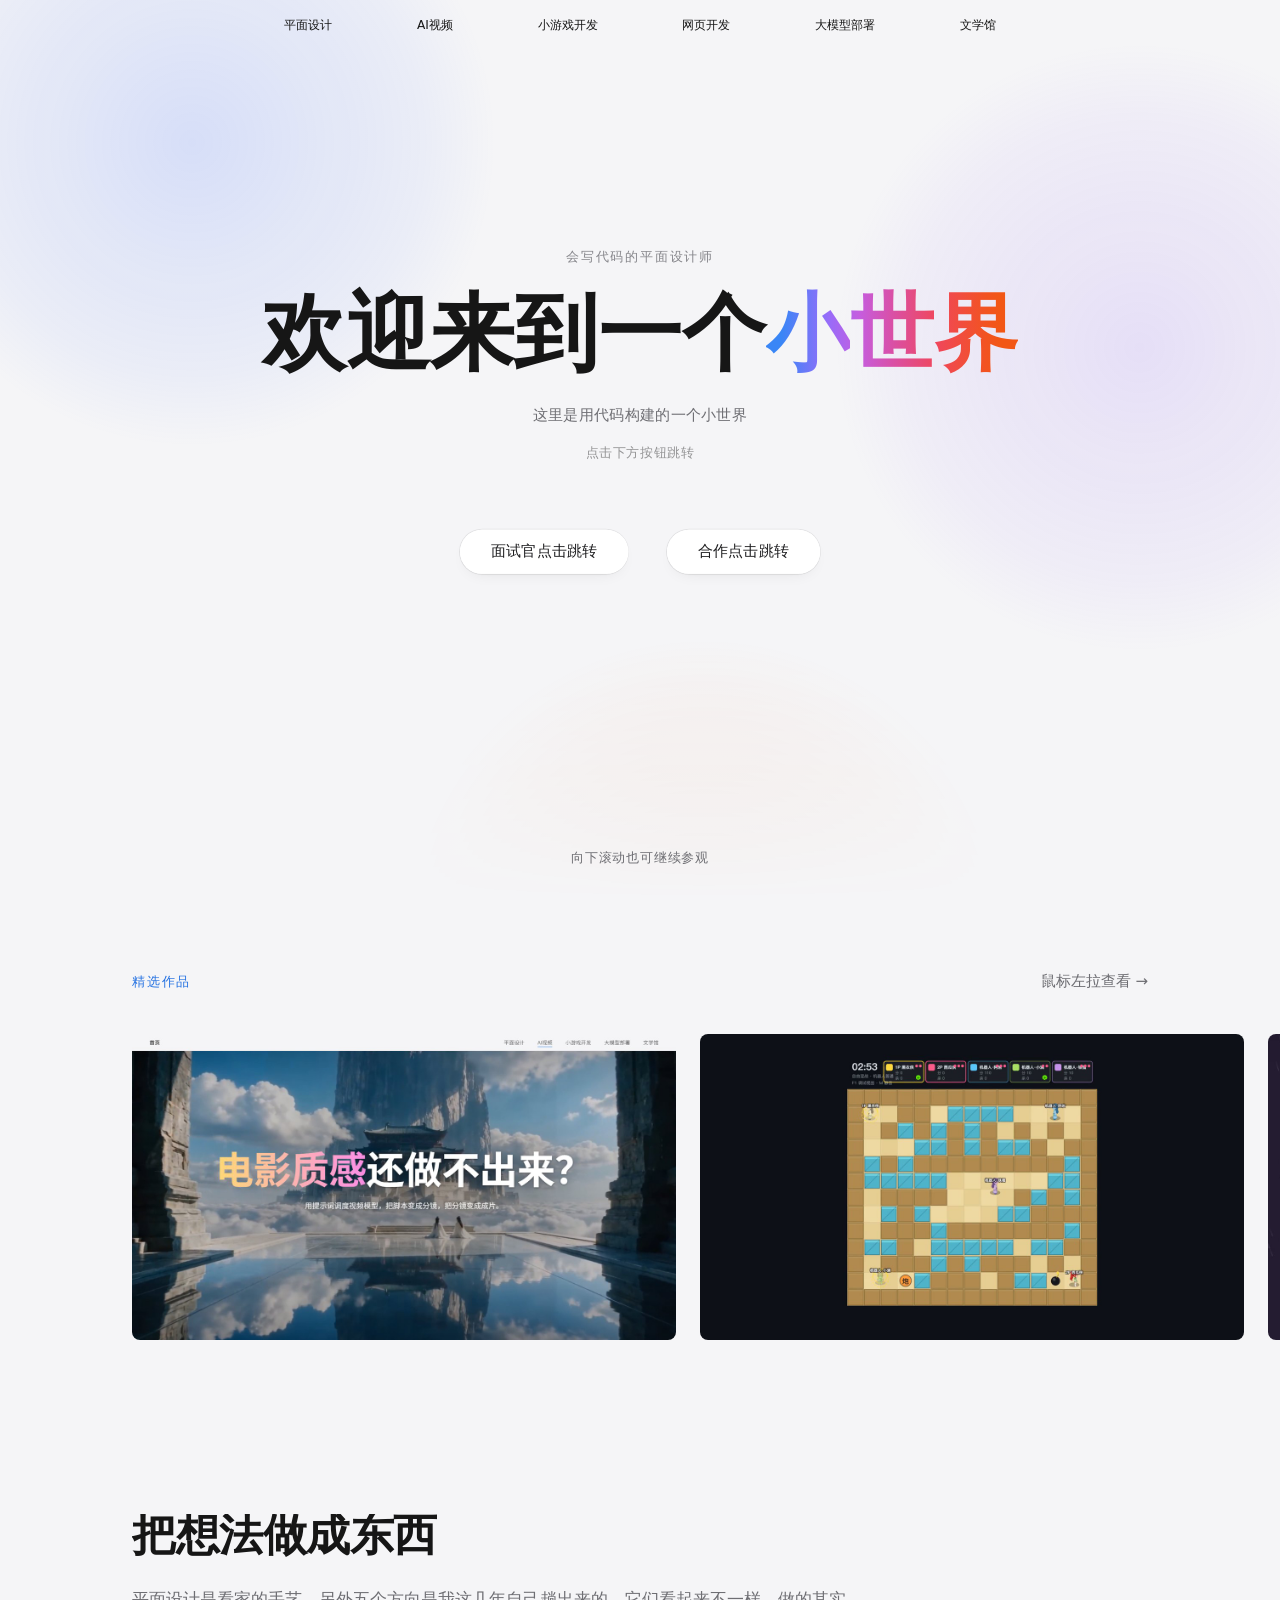
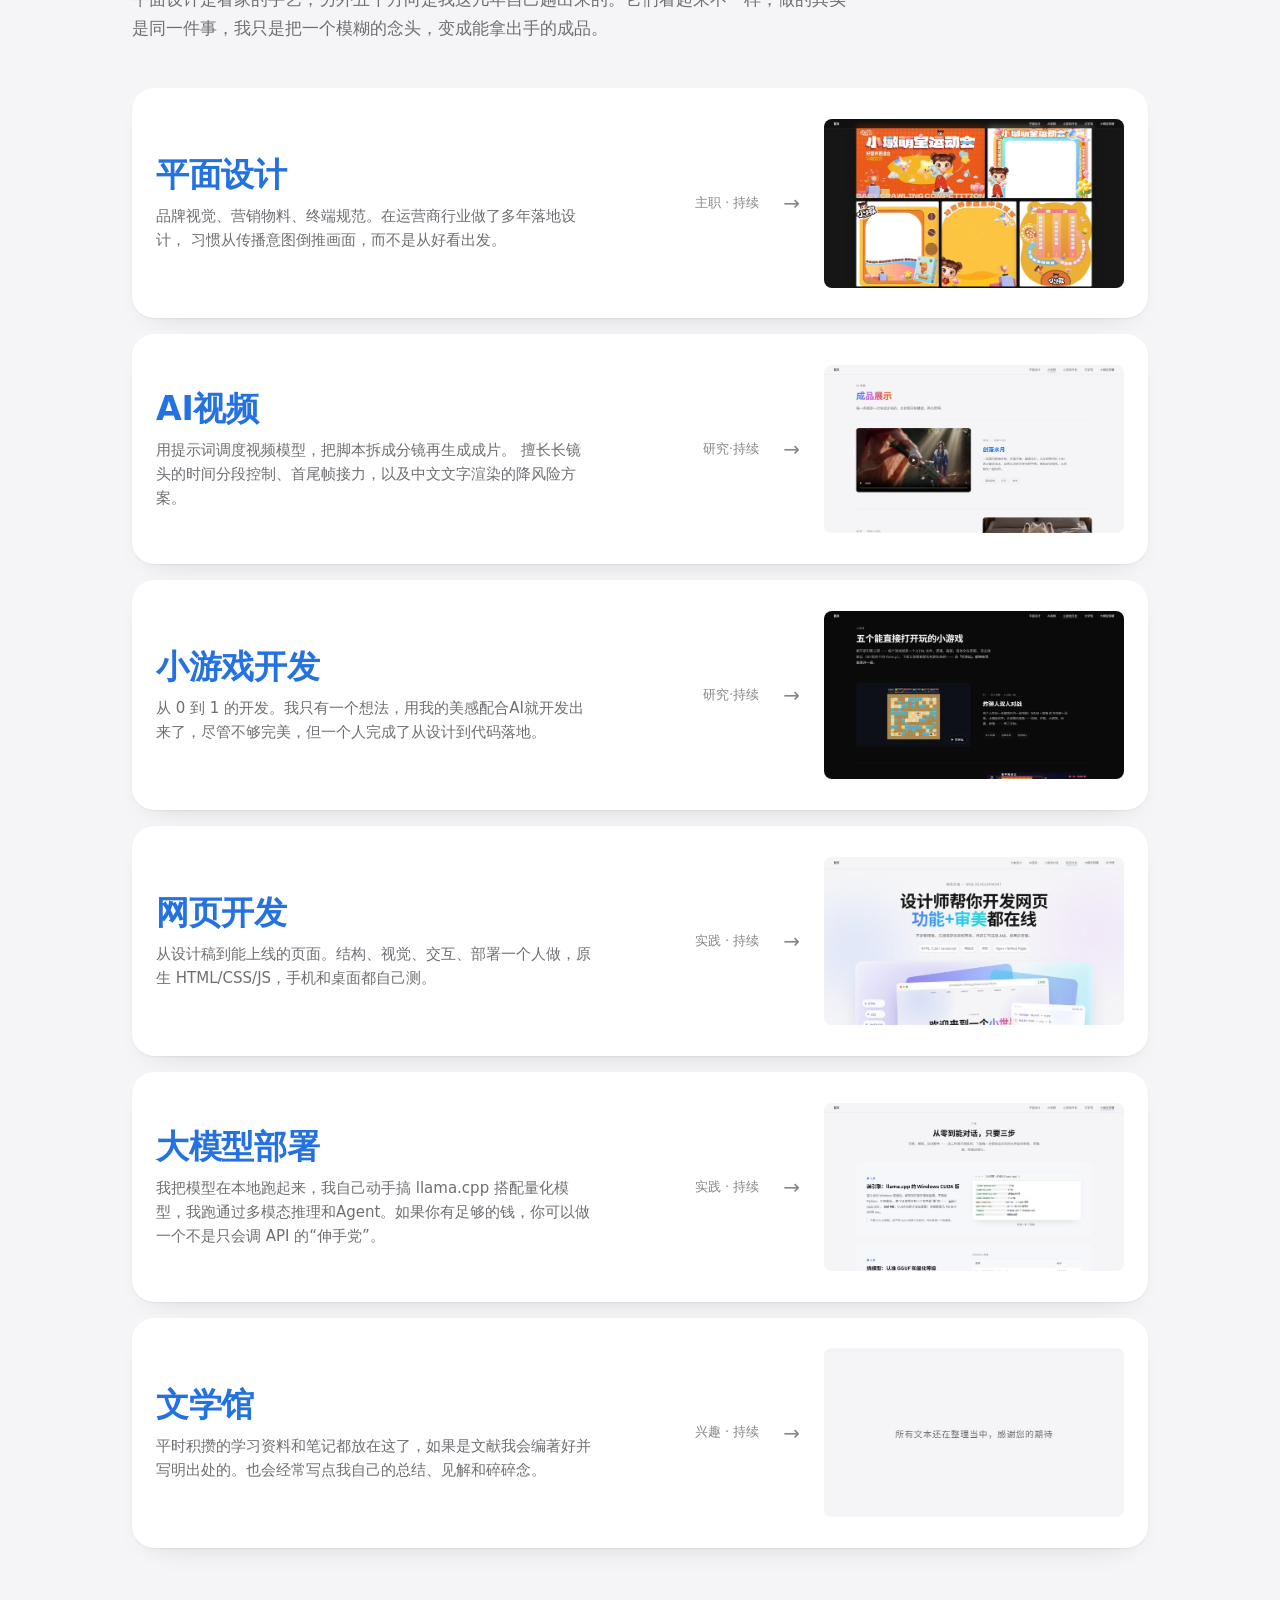
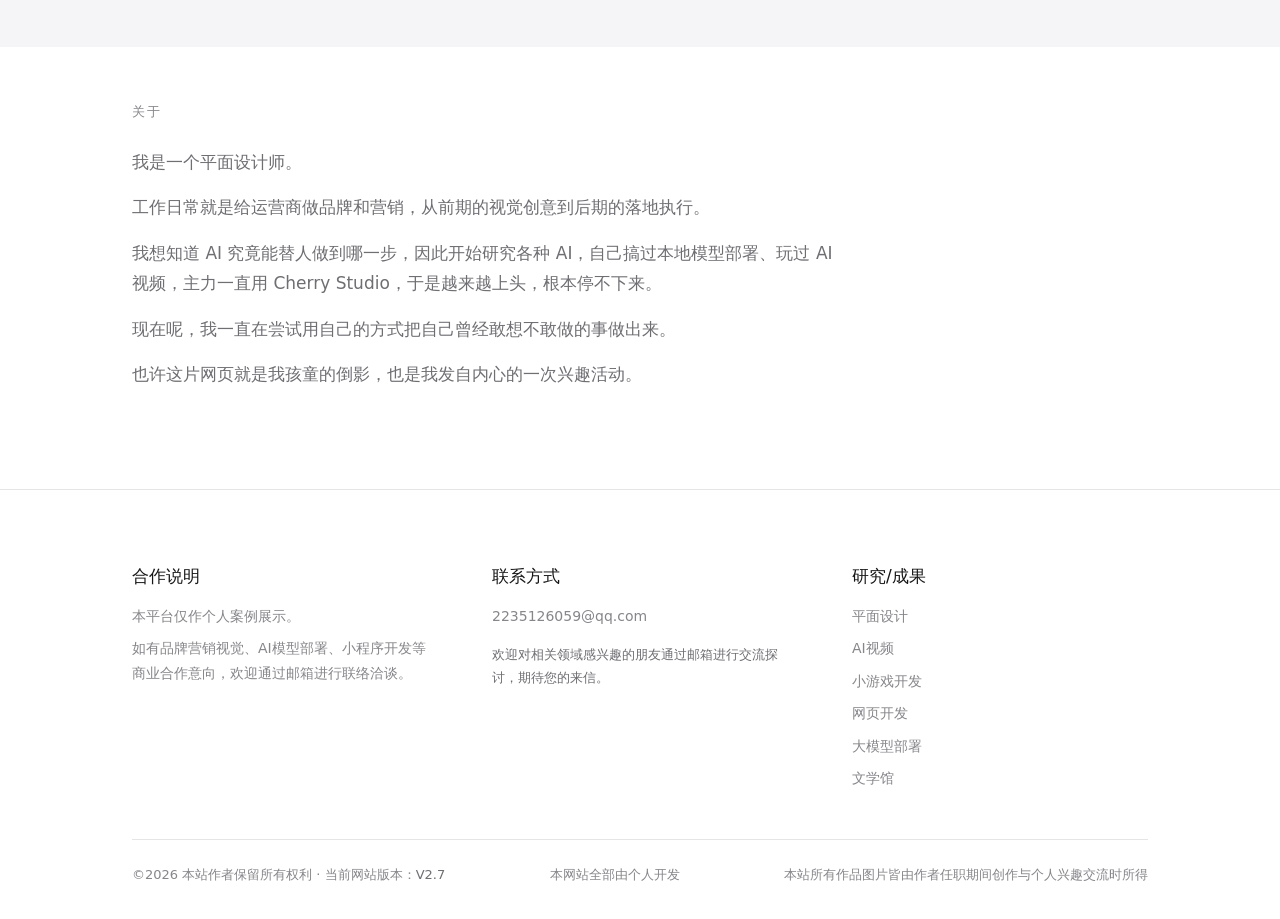
<file: index.html>
<!DOCTYPE html>
<html lang="zh-CN" class="no-js">
<head>
<meta charset="utf-8">
<meta name="viewport" content="width=device-width, initial-scale=1, viewport-fit=cover">
<title>个人网页开发</title>
<meta name="description" content="张杰波的作品集：平面设计、AI 视频、小游戏开发、网页开发、大模型部署、文学馆六个方向的实践与作品。">
<meta name="theme-color" content="#F5F5F7">

<!-- 分享卡片。上线换成真实域名后把 og:url / og:image 一并改掉 -->
<meta property="og:type" content="website">
<meta property="og:title" content="张杰波 · 会写代码的平面设计师｜作品集">
<meta property="og:description" content="一个人，从一张画面做到能跑起来的成品">
<meta property="og:locale" content="zh_CN">

<link rel="icon" type="image/png" sizes="64x64" href="assets/img/favicon-pineapple.png?v=2">
<link rel="apple-touch-icon" href="assets/img/apple-touch-icon.png?v=2">

<!-- ⚠️ 必须在样式表之前把 .js 挂上，不能等到 body 末尾的 site.js。
     首屏入场的初始态（opacity:0）只写在 `.js` 选择器下面 ——
     .js 挂晚了的话，浏览器已经按「全可见」画过一帧，
     挂上 .js 时元素是从 1 变成 0（还带着 110ms 的 transition-delay），
     紧接着两个 rAF 后又加 is-in 把它拉回 1，
     这次过渡是 1→1，**入场动画直接看不出来**（刷新时偶发，取决于谁先到）。
     标题的单字没有这个问题 —— 它们是 JS 之后才创建的，首个计算值就是 0。 -->
<script>document.documentElement.classList.remove('no-js');
document.documentElement.classList.add('js');
/* 兜底：site.js 万一没跑起来（文件缺失、被杀软拦、路径写错），
   就把 .js 撤掉。否则所有 .reveal 元素会永远停在 opacity:0 —— 整页白屏。
   site.js 一旦执行就会置上 window.__siteReady，这个定时器就什么都不做。 */
setTimeout(function () {
  if (!window.__siteReady) document.documentElement.classList.remove('js');
}, 4000);</script>

<link rel="stylesheet" href="assets/css/tokens.css">
<link rel="stylesheet" href="assets/css/base.css">
<link rel="stylesheet" href="assets/css/site.css">
</head>
<body>

<a class="skip-link" href="#main">跳到主要内容</a>

<!-- ======================================================================
     首屏
     位置严格照 PSD：导航组垂直中心在画布高 3.06% 处、跨度 55.6% 画布宽；
     标题块垂直中心在画布高 38.8% 处。比例见 tokens.css 顶部注释。
     ====================================================================== -->
<header class="hero">

  <!-- 首屏动态背景：三团极淡的色光缓慢游走，颜色取自标题后半段那条渐变。
       ⭐ 不用 filter: blur —— 靠 radial-gradient 自带柔边。带 blur 的图层
          一动就要重新栅格化（这些色块有 78vmax 大），而只动 transform
          的话合成器直接搬运位图。
       ⚠️ 首屏底色仍是 #F5F5F7，这一层只叠很低的透明度，不动底色。 -->
  <div class="hero__bg" aria-hidden="true">
    <span class="hero__orbit hero__orbit--a"><span class="hero__blob hero__blob--a"></span></span>
    <span class="hero__orbit hero__orbit--b"><span class="hero__blob hero__blob--b"></span></span>
    <span class="hero__orbit hero__orbit--c"><span class="hero__blob hero__blob--c"></span></span>
  </div>

  <nav class="site-nav site-nav--hero" aria-label="主导航">
    <div class="site-nav__inner">

      <button class="nav-toggle" type="button"
              aria-expanded="false" aria-controls="nav-list" aria-label="打开菜单">
        <span class="nav-toggle__bar"></span>
      </button>

      <ul class="site-nav__list" id="nav-list">
        <li><a class="site-nav__link" href="design.html">平面设计</a></li>
        <li><a class="site-nav__link" href="ai-video.html">AI视频</a></li>
        <li><a class="site-nav__link" href="game.html">小游戏开发</a></li>
        <li><a class="site-nav__link" href="web.html">网页开发</a></li>
        <li><a class="site-nav__link" href="llm.html">大模型部署</a></li>
        <li><a class="site-nav__link" href="culture.html">文学馆</a></li>
      </ul>

    </div>
  </nav>

  <div class="hero__stage">
    <p class="eyebrow hero__eyebrow">会写代码的平面设计师</p>
    <h1 class="hero__title">欢迎来到一个<span class="title-gradient">小世界</span></h1>
    <p class="hero__sub">这里是用代码构建的一个小世界</p>
    <p class="hero__hint">点击下方按钮跳转</p>

    <!-- 两个入口 CTA：面试官 → 平面设计作品页；合作方 → AI 视频作品页。
         ⚠️ 两个按钮材质、颜色、hover 全部一致，只靠文字区分入口。
         ⚠️ Apple 风格简约动画：依次淡入 + 上浮 + 轻微 scale。 -->
    <div class="hero__acts">
      <span class="hero__act-wrap">
        <a class="hero__act" href="design.html">
          <span class="hero__act-text">面试官点击跳转</span>
          <svg class="hero__trace" aria-hidden="true" focusable="false">
            <defs>
              <linearGradient id="ctaTrace1" x1="0" y1="0" x2="1" y2="1">
                <stop offset="0" stop-color="#0071e3"></stop>
                <stop offset=".28" stop-color="#5e5ce6"></stop>
                <stop offset=".46" stop-color="#bf5af2"></stop>
                <stop offset=".62" stop-color="#ff2d55"></stop>
                <stop offset=".78" stop-color="#ff9f0a"></stop>
                <stop offset=".9" stop-color="#30d158"></stop>
                <stop offset="1" stop-color="#64d2ff"></stop>
                <animateTransform attributeName="gradientTransform" type="rotate"
                  from="0 0.5 0.5" to="360 0.5 0.5" dur="5s" repeatCount="indefinite"></animateTransform>
              </linearGradient>
            </defs>
            <g class="trace-glow-group">
              <rect class="glow-1" x="0" y="0" width="100%" height="100%" rx="22" ry="22" pathLength="100" stroke="url(#ctaTrace1)"></rect>
              <rect class="glow-2" x="0" y="0" width="100%" height="100%" rx="22" ry="22" pathLength="100" stroke="url(#ctaTrace1)"></rect>
              <rect class="glow-3" x="0" y="0" width="100%" height="100%" rx="22" ry="22" pathLength="100" stroke="url(#ctaTrace1)"></rect>
              <rect class="glow-4" x="0" y="0" width="100%" height="100%" rx="22" ry="22" pathLength="100" stroke="url(#ctaTrace1)"></rect>
              <rect class="glow-5" x="0" y="0" width="100%" height="100%" rx="22" ry="22" pathLength="100" stroke="url(#ctaTrace1)"></rect>
              <rect class="glow-6" x="0" y="0" width="100%" height="100%" rx="22" ry="22" pathLength="100" stroke="url(#ctaTrace1)"></rect>
            </g>
            <rect class="trace-cover" x="0" y="0" width="100%" height="100%" rx="22" ry="22" fill="#fff"></rect>
          </svg>
        </a>
        <span class="hero__glow" aria-hidden="true"></span>
      </span>
      <span class="hero__act-wrap">
        <a class="hero__act" href="ai-video.html">
          <span class="hero__act-text">合作点击跳转</span>
          <svg class="hero__trace" aria-hidden="true" focusable="false">
            <defs>
              <linearGradient id="ctaTrace2" x1="0" y1="0" x2="1" y2="1">
                <stop offset="0" stop-color="#0071e3"></stop>
                <stop offset=".28" stop-color="#5e5ce6"></stop>
                <stop offset=".46" stop-color="#bf5af2"></stop>
                <stop offset=".62" stop-color="#ff2d55"></stop>
                <stop offset=".78" stop-color="#ff9f0a"></stop>
                <stop offset=".9" stop-color="#30d158"></stop>
                <stop offset="1" stop-color="#64d2ff"></stop>
                <animateTransform attributeName="gradientTransform" type="rotate"
                  from="0 0.5 0.5" to="360 0.5 0.5" dur="5s" repeatCount="indefinite"></animateTransform>
              </linearGradient>
            </defs>
            <g class="trace-glow-group">
              <rect class="glow-1" x="0" y="0" width="100%" height="100%" rx="22" ry="22" pathLength="100" stroke="url(#ctaTrace2)"></rect>
              <rect class="glow-2" x="0" y="0" width="100%" height="100%" rx="22" ry="22" pathLength="100" stroke="url(#ctaTrace2)"></rect>
              <rect class="glow-3" x="0" y="0" width="100%" height="100%" rx="22" ry="22" pathLength="100" stroke="url(#ctaTrace2)"></rect>
              <rect class="glow-4" x="0" y="0" width="100%" height="100%" rx="22" ry="22" pathLength="100" stroke="url(#ctaTrace2)"></rect>
              <rect class="glow-5" x="0" y="0" width="100%" height="100%" rx="22" ry="22" pathLength="100" stroke="url(#ctaTrace2)"></rect>
              <rect class="glow-6" x="0" y="0" width="100%" height="100%" rx="22" ry="22" pathLength="100" stroke="url(#ctaTrace2)"></rect>
            </g>
            <rect class="trace-cover" x="0" y="0" width="100%" height="100%" rx="22" ry="22" fill="#fff"></rect>
          </svg>
        </a>
        <span class="hero__glow" aria-hidden="true"></span>
      </span>
    </div>
  </div>

  <!-- 首屏最下方的一句纯文字提示。
       2026-10-29 用户要求把原来的「向下滚动继续」胶囊整个去掉，
       只保留这句提醒；不再有入场动画，也不拦截点击。 -->
  <p class="hero__scrollhint">向下滚动也可继续参观</p>

</header>

<div class="nav-scrim" aria-hidden="true"></div>

<main id="main">

  <!-- ====================================================================
       精选作品带
       横向滚动，左右出血到视口边缘，但**第一张图的左边缘与内容列对齐**。
       对齐靠 .band__track 的 padding-inline 实现，不用 width:100vw ——
       有滚动条时 100vw 比可用宽度大，会直接造出文档级横向滚动条。
       滚动条隐藏，靠「右侧那张被切掉一半」当提示，不加渐隐遮罩
       （左边缘加渐隐会把对齐内容列的第一张图压暗，看着像渲染出错）。
       ==================================================================== -->
  <section class="band-sec" aria-labelledby="band-label">
    <div class="band-sec__head wrap">
      <p class="eyebrow band-sec__eyebrow" id="band-label">精选作品</p>
      <!-- 这行是**操作提示**，不是入口 —— 所以用 <p> 不用 <a>。
           早先是「查看全部 →」链到 design.html，后来文案改成「鼠标左拉查看」，
           文案在教操作、行为却是跳转，两者对不上，已按需求去掉链接。 -->
      <p class="band-sec__more"><span class="band-sec__more-pc">鼠标左拉查看</span><span class="band-sec__more-touch">左右滑动查看</span><span aria-hidden="true"> →</span></p>
    </div>

    <!-- 每张卡片都指向自己那一页：页面截图 → 对应的子页，游戏截图 → 小游戏开发页。
         加新卡片只要照抄一个 <li> 追加在最后 —— 顺序由 JS 每次刷新随机打乱，不用手动排。

         ⚠️ 2026-10-19 用户：「这块的图片我想要是我们网页内截出来的」。
            原来放的是作品集 PSD 导出的平面稿 + 两支 AI 视频，现在**全部换成本站页面自己的截图**：
              · 4 张页面首屏 —— `_shots/_shot_pages_for_band.py` 在 1600×900 下截，缩到 1280×720
              · 5 张游戏实机 —— 本来就是从 `games/*.html` 截的（`assets/img/game/`）
         ⚠️ 页面改版后这 4 张要重截，否则带子里显示的还是旧版页面。 -->
    <div class="band" data-hscroll role="region" aria-label="精选作品，可左右拖动浏览">
      <ul class="band__track">

        <!-- ===== 站内页面截图（4）→ 各自那一页 ===== -->
        <li class="band__item" data-band-page="design"><a href="design.html"><img src="assets/img/band/page-design.jpg"
          alt="「平面设计」页首屏：LITTLE WORLD 平面作品集 2026" width="1280" height="720"
          loading="lazy" decoding="async"></a></li>
        <li class="band__item" data-band-page="ai-video"><a href="ai-video.html"><img src="assets/img/band/page-ai-video.jpg"
          alt="「AI视频」页首屏：云海之上的「我让画面动起来」" width="1280" height="720"
          loading="lazy" decoding="async"></a></li>
        <li class="band__item" data-band-page="game"><a href="game.html"><img src="assets/img/band/page-game.jpg"
          alt="「小游戏开发」页首屏：这几个游戏，现在打开就能玩" width="1280" height="720"
          loading="lazy" decoding="async"></a></li>
        <li class="band__item" data-band-page="llm"><a href="llm.html"><img src="assets/img/band/page-llm.jpg"
          alt="「大模型部署」页首屏：在本机跑一个量化大模型" width="1280" height="720"
          loading="lazy" decoding="async"></a></li>

        <!-- ===== 五个小游戏的实机截图（5）→ 小游戏开发页 ===== -->
        <li class="band__item"><a href="game.html"><img src="assets/img/game/bomberman.jpg"
          alt="《炸弹人双人对战》实机画面" width="1280" height="720"
          loading="lazy" decoding="async"></a></li>
        <li class="band__item"><a href="game.html"><img src="assets/img/game/rabbit.jpg"
          alt="《玉兔下凡》实机画面" width="1280" height="720"
          loading="lazy" decoding="async"></a></li>
        <li class="band__item"><a href="game.html"><img src="assets/img/game/store.jpg"
          alt="《雨夜便利店街角》实机画面" width="1280" height="720"
          loading="lazy" decoding="async"></a></li>
        <li class="band__item"><a href="game.html"><img src="assets/img/game/temple.jpg"
          alt="《祈年殿》实机画面" width="1280" height="720"
          loading="lazy" decoding="async"></a></li>
        <li class="band__item"><a href="game.html"><img src="assets/img/game/gomoku.jpg"
          alt="《五子棋》实机画面" width="1280" height="720"
          loading="lazy" decoding="async"></a></li>

      </ul>
    </div>
  </section>

  <!-- ====================================================================
       六个方向
       ==================================================================== -->
  <section class="section">
    <div class="wrap">
      <div class="section__head reveal">
        <!-- 眉题「六个方向」已按需求去掉。
             标题用 <span class="scroll-fill"> 包住：滚到这一屏时它从左往右变成彩虹色，
             彩色层由 site.js 克隆出来，HTML 里只有这一份文字。
             ⚠️ 不能让 .scroll-fill 直接落在 <h2> 上 —— h2 变成 inline-block 之后，
                外层 div 会用 1.75 的行高撑出一个「struts」，标题底下凭空多出十几像素；
                套一层 span，struts 由 h2 自己的 1.2 决定，几乎看不出差。 -->
        <h2 class="section-title"><span class="scroll-fill">把想法做成东西</span></h2>
        <p class="section__intro">平面设计是看家的手艺，另外五个方向是我这几年自己趟出来的。它们看起来不一样，做的其实是同一件事，我只是把一个模糊的念头，变成能拿出手的成品。</p>
      </div>

      <ul class="pillars">
        <li class="pillar reveal">
          <div class="pillar__body">
            <h3 class="pillar__name">平面设计</h3>
            <p class="pillar__desc">
              品牌视觉、营销物料、终端规范。在运营商行业做了多年落地设计，
              习惯从传播意图倒推画面，而不是从好看出发。
            </p>
          </div>
          <p class="pillar__meta">主职 · 持续</p>
          <span class="pillar__arrow" aria-hidden="true">→</span>
          <div class="pillar__media">
            <img src="assets/img/pillar/pillar-design.jpg"
                 alt="平面设计页作品区：小墩萌宝运动会系列海报" width="720" height="405"
                 loading="lazy" decoding="async">
          </div>
          <a class="pillar__hit" href="design.html" aria-label="查看平面设计"></a>
        </li>

        <li class="pillar reveal">
          <div class="pillar__body">
            <h3 class="pillar__name">AI视频</h3>
            <p class="pillar__desc">
              用提示词调度视频模型，把脚本拆成分镜再生成成片。
              擅长长镜头的时间分段控制、首尾帧接力，以及中文文字渲染的降风险方案。
            </p>
          </div>
          <p class="pillar__meta">研究·持续</p>
          <span class="pillar__arrow" aria-hidden="true">→</span>
          <div class="pillar__media">
            <img src="assets/img/pillar/pillar-ai-video.jpg"
                 alt="AI视频页「成品展示」：剑落水月的视频条目" width="720" height="405"
                 loading="lazy" decoding="async">
          </div>
          <a class="pillar__hit" href="ai-video.html" aria-label="查看 AI视频"></a>
        </li>

        <li class="pillar reveal">
          <div class="pillar__body">
            <h3 class="pillar__name">小游戏开发</h3>
            <p class="pillar__desc">从 0 到 1 的开发。我只有一个想法，用我的美感配合AI就开发出来了，尽管不够完美，但一个人完成了从设计到代码落地。</p>
          </div>
          <p class="pillar__meta">研究·持续</p>
          <span class="pillar__arrow" aria-hidden="true">→</span>
          <div class="pillar__media">
            <img src="assets/img/pillar/pillar-game.jpg"
                 alt="小游戏开发页：五个能直接打开玩的小游戏" width="720" height="405"
                 loading="lazy" decoding="async">
          </div>
          <a class="pillar__hit" href="game.html" aria-label="查看小游戏开发"></a>
        </li>

        <li class="pillar reveal">
          <div class="pillar__body">
            <h3 class="pillar__name">网页开发</h3>
            <p class="pillar__desc">从设计稿到能上线的页面。结构、视觉、交互、部署一个人做，原生 HTML/CSS/JS，手机和桌面都自己测。</p>
          </div>
          <p class="pillar__meta">实践 · 持续</p>
          <span class="pillar__arrow" aria-hidden="true">→</span>
          <div class="pillar__media">
            <img src="assets/img/pillar/pillar-web.jpg"
                 alt="网页开发页：从设计到上线" width="720" height="405"
                 loading="lazy" decoding="async">
          </div>
          <a class="pillar__hit" href="web.html" aria-label="查看网页开发"></a>
        </li>

        <li class="pillar reveal">
          <div class="pillar__body">
            <h3 class="pillar__name">大模型部署</h3>
            <p class="pillar__desc">我把模型在本地跑起来，我自己动手搞 llama.cpp 搭配量化模型，我跑通过多模态推理和Agent。如果你有足够的钱，你可以做一个不是只会调 API 的“伸手党”。</p>
          </div>
          <p class="pillar__meta">实践 · 持续</p>
          <span class="pillar__arrow" aria-hidden="true">→</span>
          <div class="pillar__media">
            <img src="assets/img/pillar/pillar-llm.jpg"
                 alt="大模型部署页：从零到能对话，只要三步" width="720" height="405"
                 loading="lazy" decoding="async">
          </div>
          <a class="pillar__hit" href="llm.html" aria-label="查看大模型部署"></a>
        </li>

        <li class="pillar reveal">
          <div class="pillar__body">
            <h3 class="pillar__name">文学馆</h3>
            <p class="pillar__desc">平时积攒的学习资料和笔记都放在这了，如果是文献我会编著好并写明出处的。也会经常写点我自己的总结、见解和碎碎念。</p>
          </div>
          <p class="pillar__meta">兴趣 · 持续</p>
          <span class="pillar__arrow" aria-hidden="true">→</span>
          <div class="pillar__media">
            <img src="assets/img/pillar/pillar-culture.jpg"
                 alt="文学馆页：所有文本还在整理当中" width="720" height="405"
                 loading="lazy" decoding="async">
          </div>
          <a class="pillar__hit" href="culture.html" aria-label="查看文学馆"></a>
        </li>
      </ul>
    </div>
  </section>

  <!-- ====================================================================
       简介
       ==================================================================== -->
  <section class="section section--raised">
    <div class="wrap">
      <div class="section__head section__head--solo reveal">
        <p class="eyebrow section__eyebrow">关于</p>
      </div>
      <div class="prose reveal">
        <p>我是一个平面设计师。</p>
        <p>工作日常就是给运营商做品牌和营销，从前期的视觉创意到后期的落地执行。</p>
        <p>我想知道 AI 究竟能替人做到哪一步，因此开始研究各种 AI，自己搞过本地模型部署、玩过 AI 视频，主力一直用 Cherry Studio，于是越来越上头，根本停不下来。</p>
        <p>现在呢，我一直在尝试用自己的方式把自己曾经敢想不敢做的事做出来。</p>
        <p>也许这片网页就是我孩童的倒影，也是我发自内心的一次兴趣活动。</p>
      </div>
    </div>
  </section>

</main>

<!-- ======================================================================
     页脚
     联系方式只有邮箱（2026-10-19 用户定：去掉微信/小红书，
     并加了一句合作意向的说明）。
     ====================================================================== -->
<footer class="site-footer">
  <div class="wrap">
    <div class="site-footer__grid">
      <div>
        <p class="site-footer__title">合作说明</p>
        <div class="site-footer__about">
          <p>本平台仅作个人案例展示。</p>
          <p>如有品牌营销视觉、AI模型部署、小程序开发等商业合作意向，欢迎通过邮箱进行联络洽谈。</p>
        </div>
      </div>
      <div>
        <p class="site-footer__title">联系方式</p>
        <ul class="site-footer__list">
          <li><a href="https://mail.qq.com/" target="_blank" rel="noopener noreferrer">2235126059@qq.com</a></li>
        </ul>
        <p class="site-footer__note">欢迎对相关领域感兴趣的朋友通过邮箱进行交流探讨，期待您的来信。</p>
      </div>
      <div>
        <p class="site-footer__title">研究/成果</p>
        <ul class="site-footer__list">
          <li><a href="design.html">平面设计</a></li>
          <li><a href="ai-video.html">AI视频</a></li>
          <li><a href="game.html">小游戏开发</a></li>
          <li><a href="web.html">网页开发</a></li>
          <li><a href="llm.html">大模型部署</a></li>
          <li><a href="culture.html">文学馆</a></li>
        </ul>
      </div>
    </div>

    <div class="site-footer__bottom">
      <span>©<span id="year">2026</span> 本站作者保留所有权利 · 当前网站版本：<span class="site-ver">V2.7</span></span>
      <span>本网站全部由个人开发</span>
      <span>本站所有作品图片皆由作者任职期间创作与个人兴趣交流时所得</span>
    </div>
  </div>
</footer>

<script src="assets/js/site.js?v=20261109b"></script>
</body>
</html>
</file>
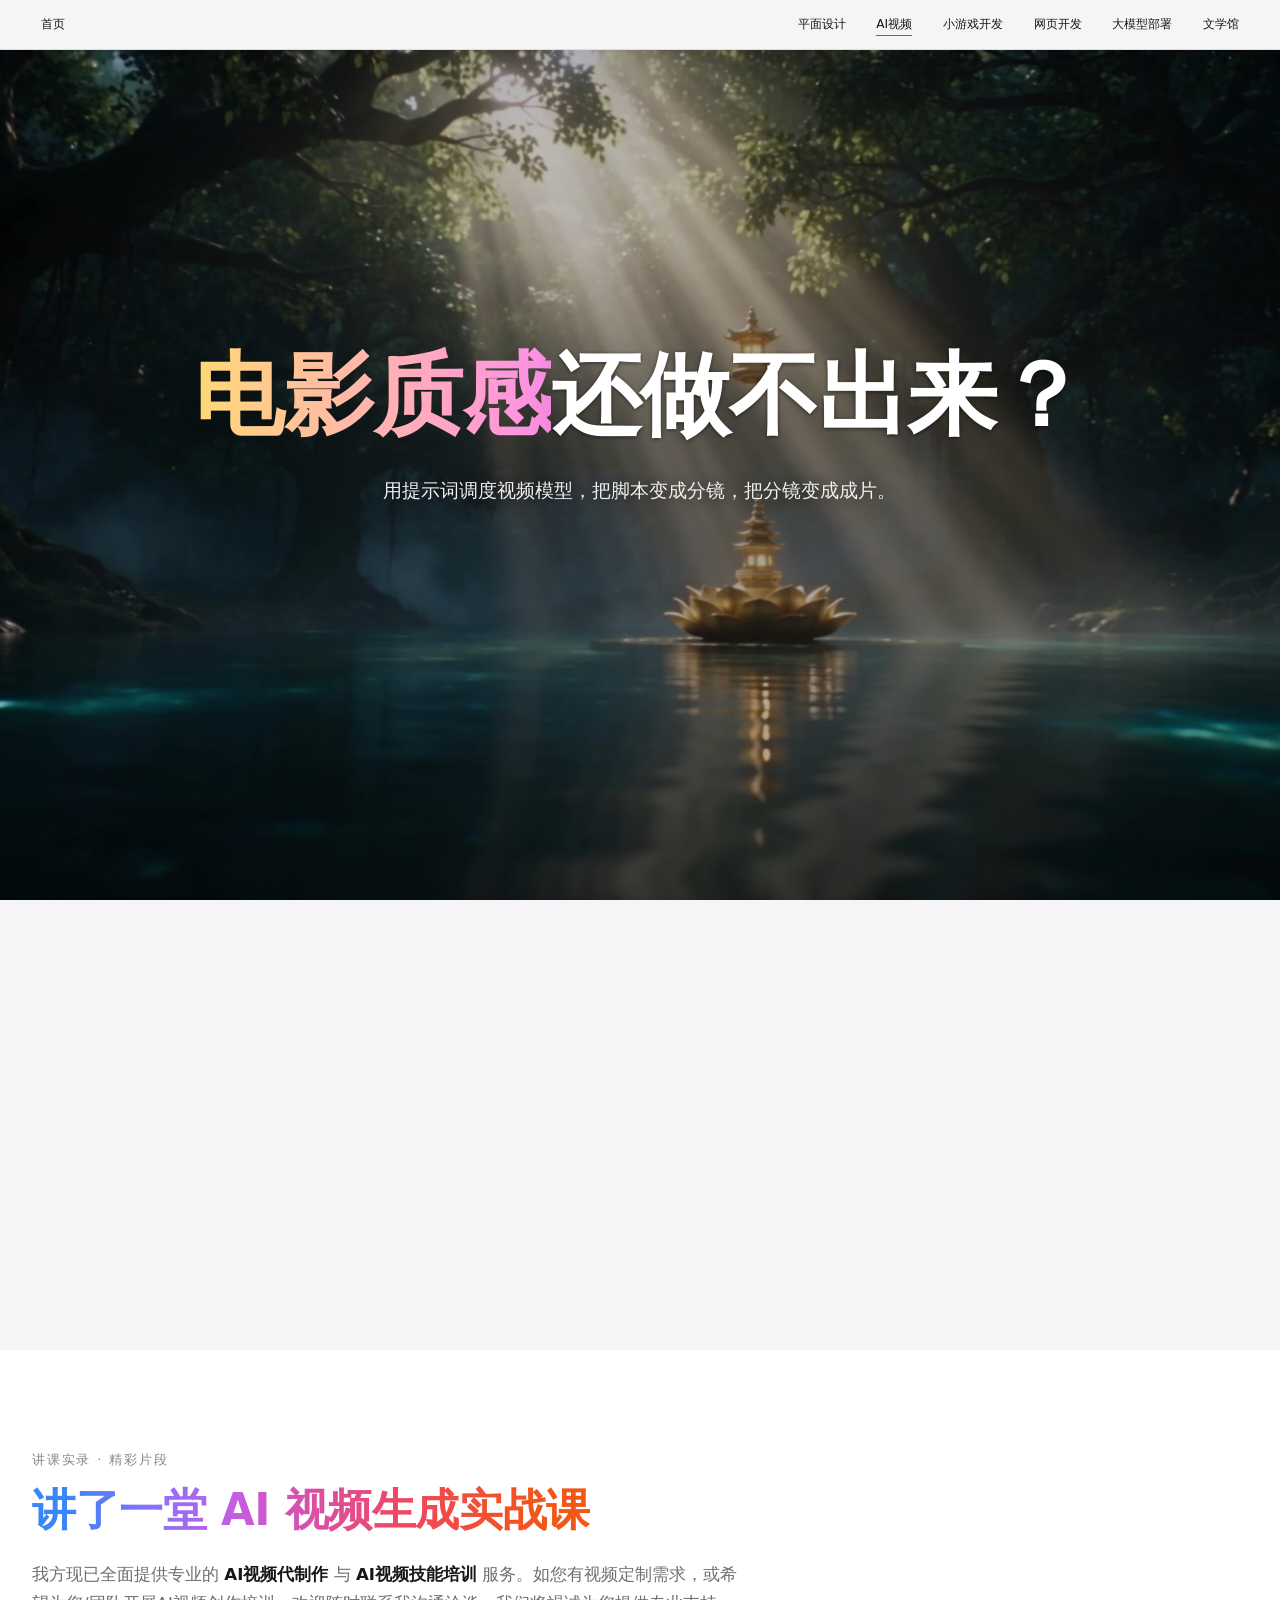
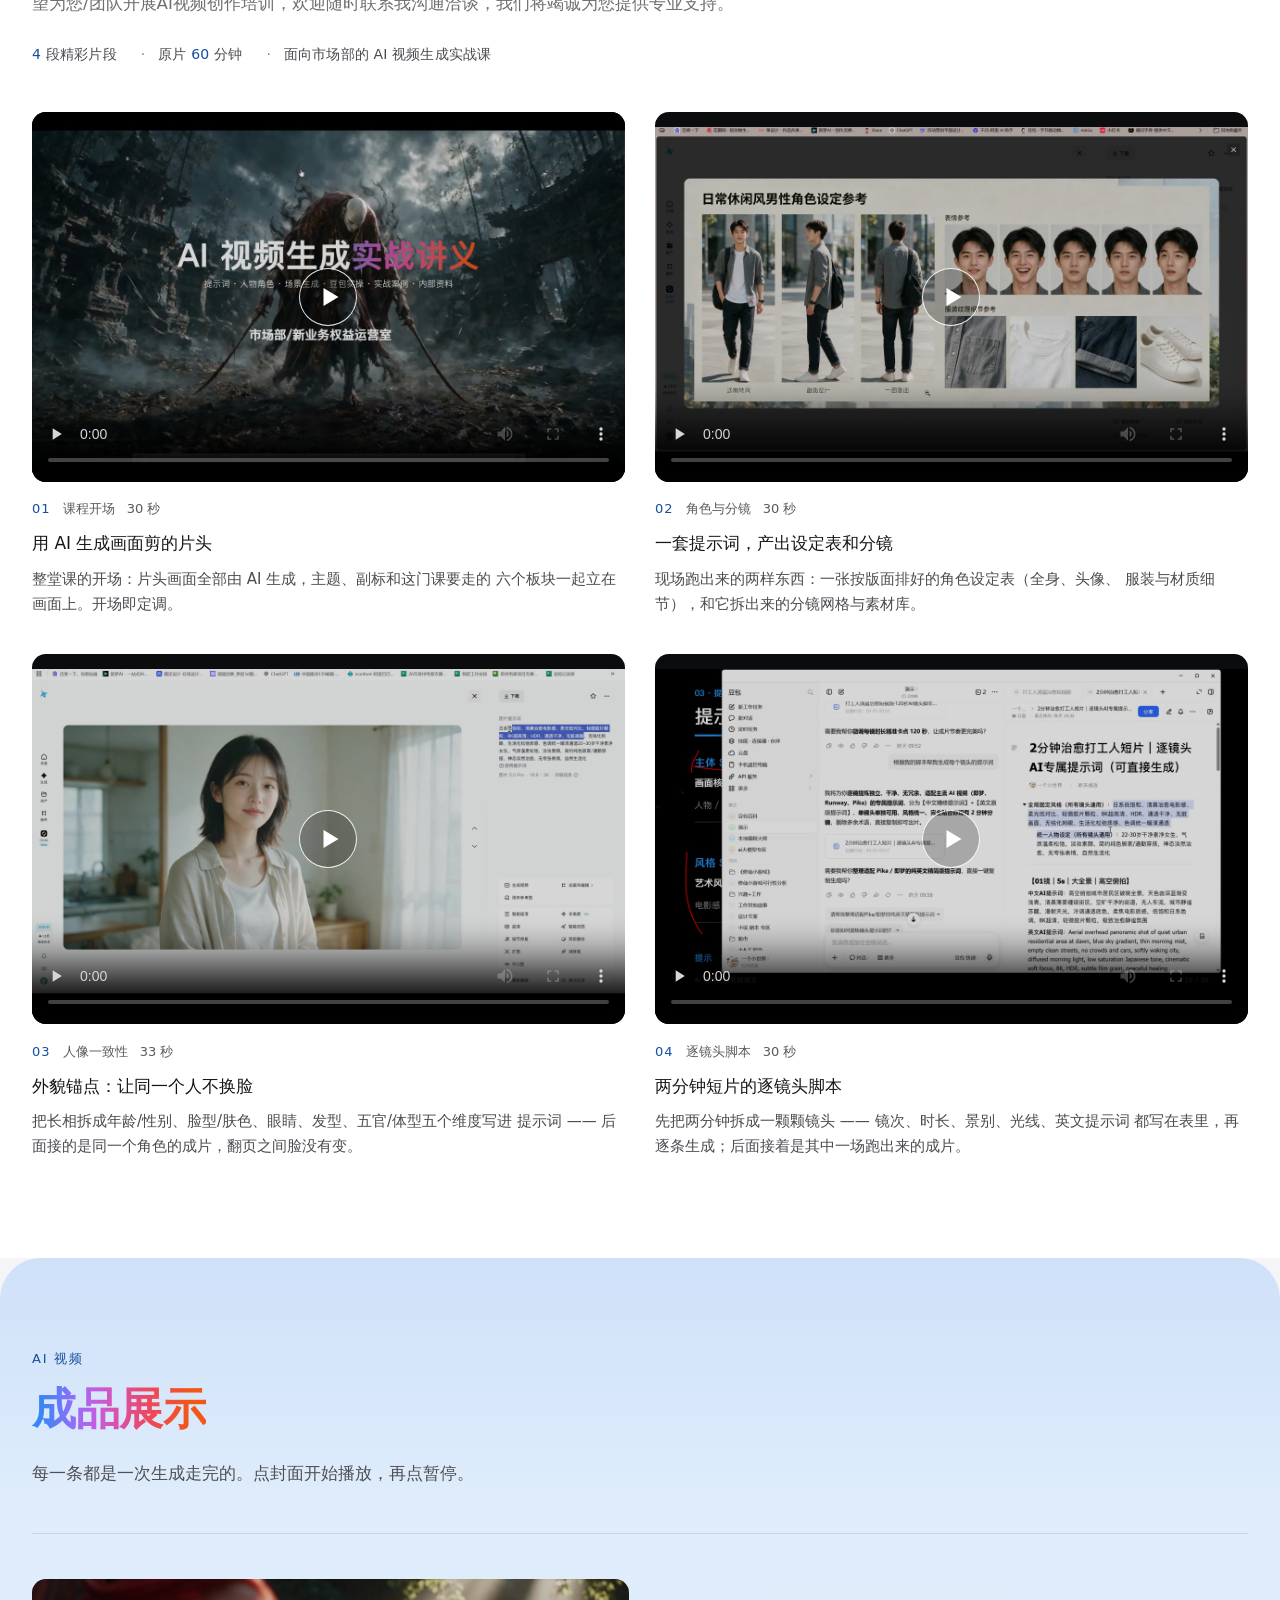
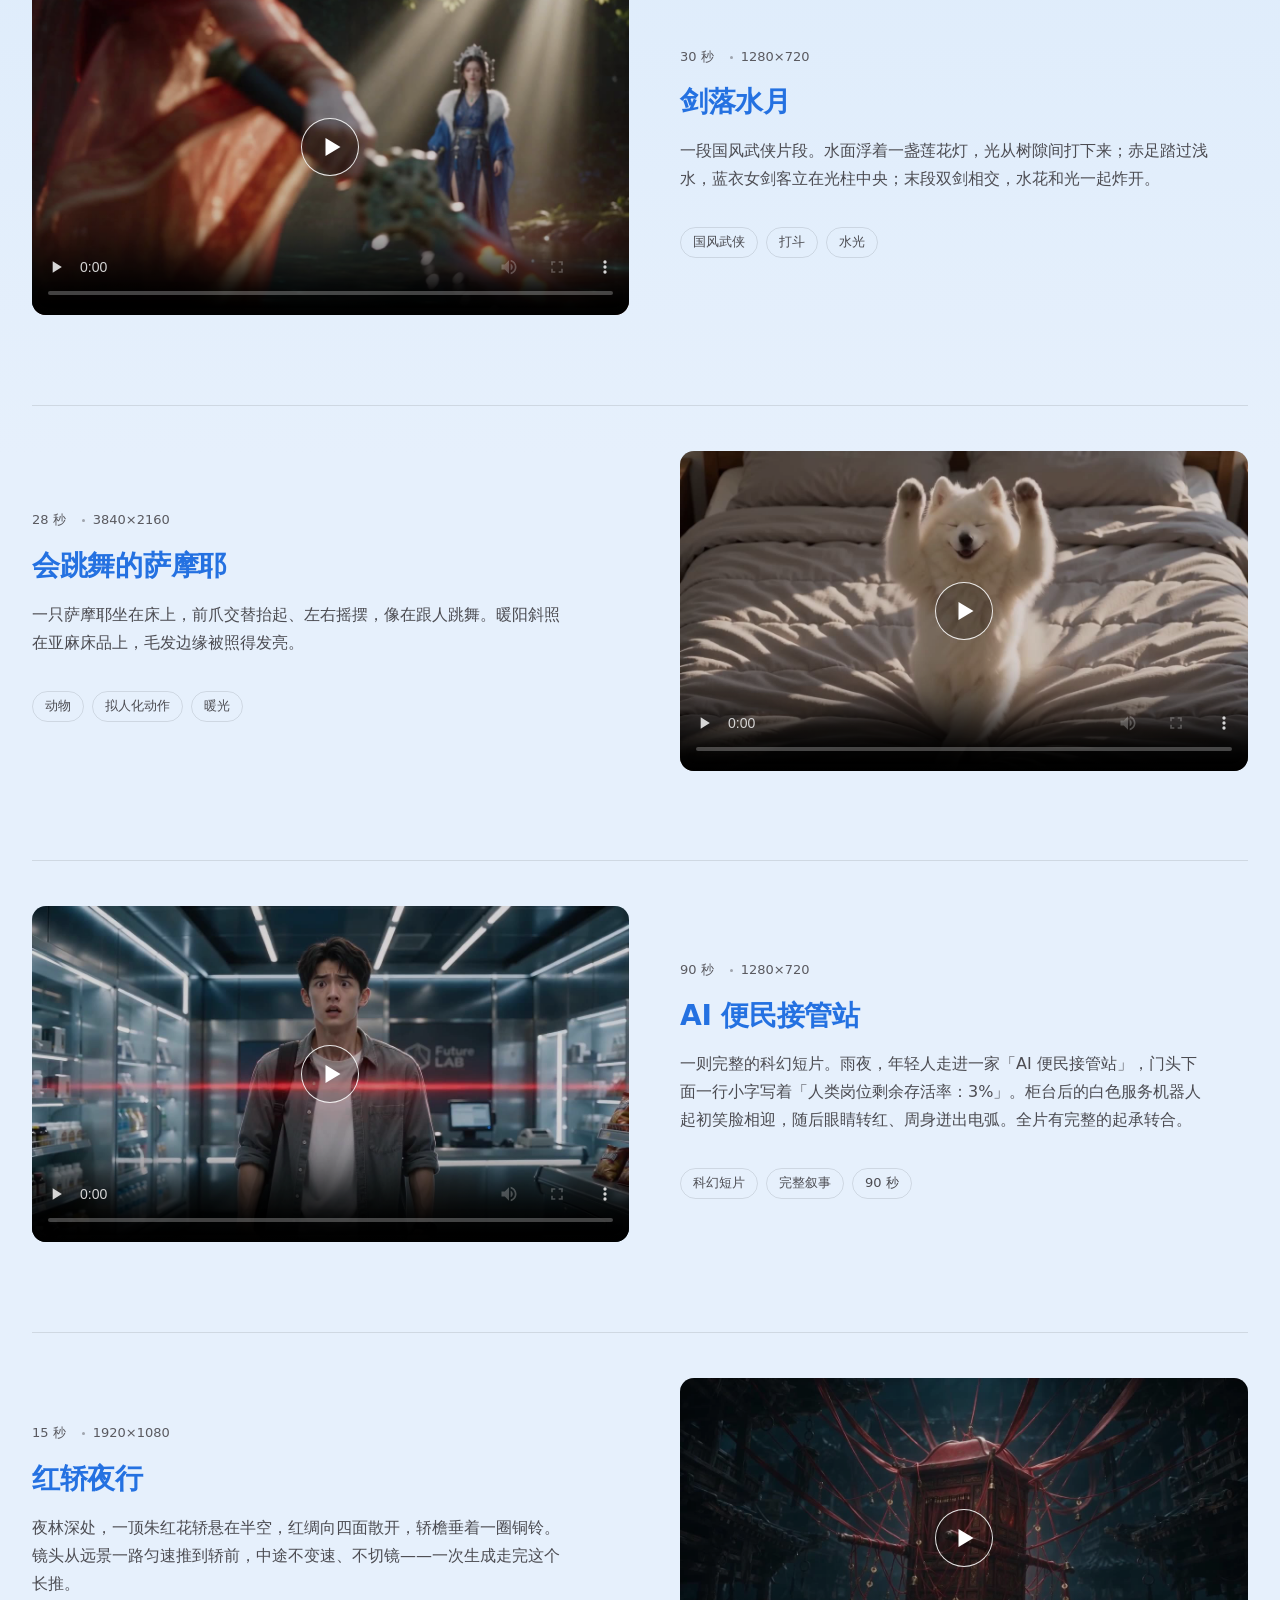
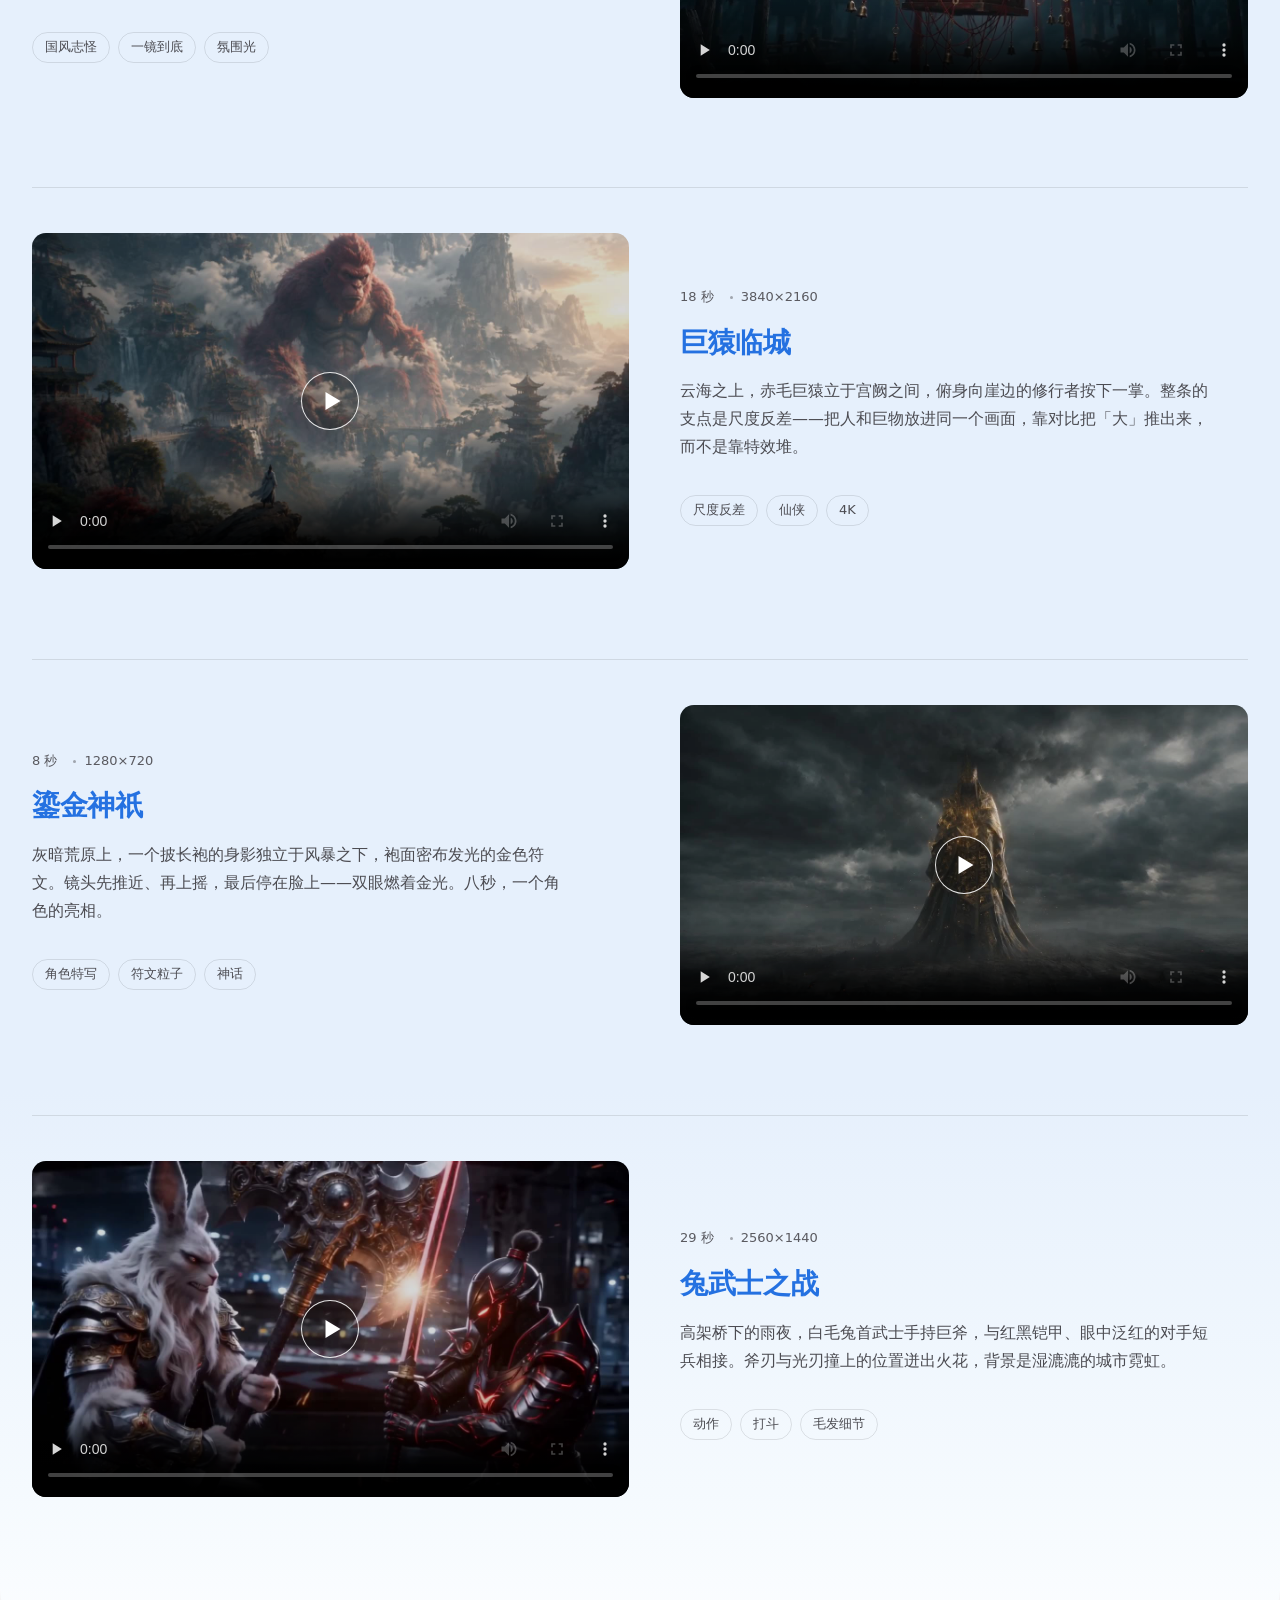
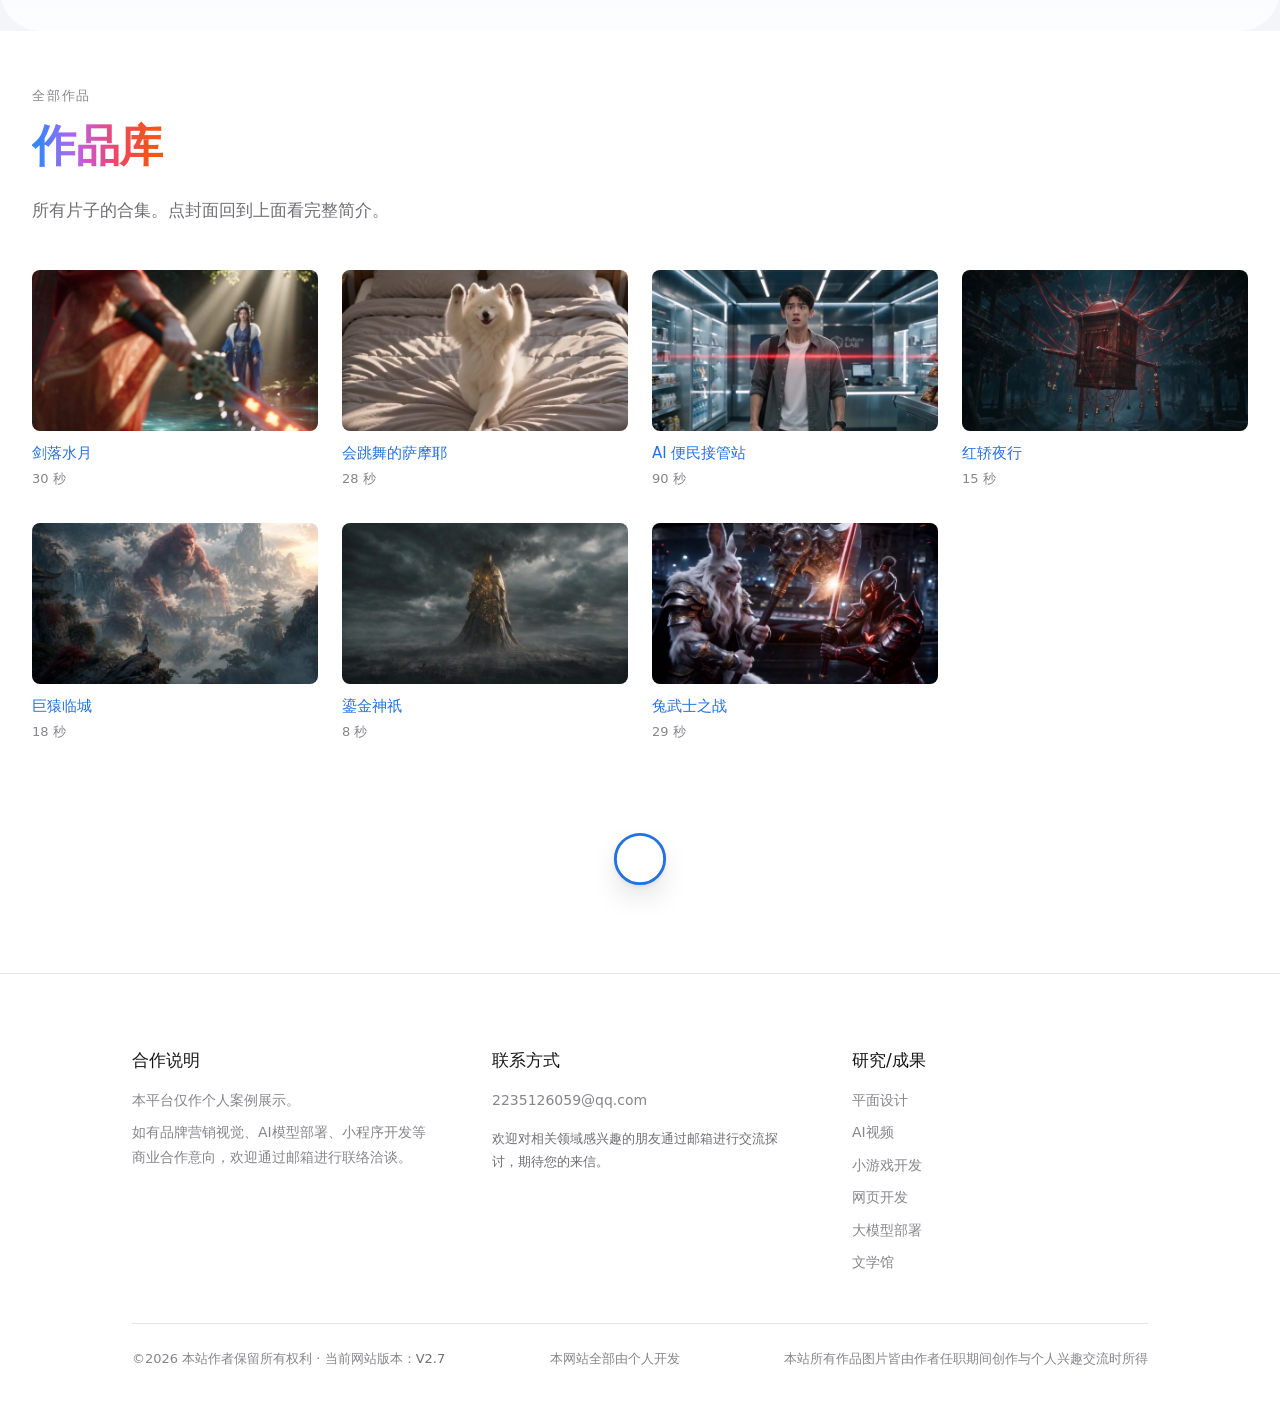
<file: ai-video.html>
<!DOCTYPE html>
<html lang="zh-CN" class="no-js">
<head>
<meta charset="utf-8">
<meta name="viewport" content="width=device-width, initial-scale=1, viewport-fit=cover">
<title>AI视频 · 个人网页开发</title>
<meta name="description" content="张杰波的 AI 视频实践：商用宣传片的提示词工程、时间分段控制、首尾帧接力与中文文字渲染方案。">
<meta name="theme-color" content="#F5F5F7">
<link rel="icon" type="image/png" sizes="64x64" href="assets/img/favicon-pineapple.png?v=2">
<link rel="apple-touch-icon" href="assets/img/apple-touch-icon.png?v=2">
<link rel="preload" as="image" href="assets/video/hero-poster.jpg">
<!-- ⚠️ 必须在样式表之前把 .js 挂上，不能等到 body 末尾的 site.js。
     首屏入场的初始态（opacity:0）只写在 `.js` 选择器下面 ——
     .js 挂晚了的话，浏览器已经按「全可见」画过一帧，
     挂上 .js 时元素是从 1 变成 0（还带着 110ms 的 transition-delay），
     紧接着两个 rAF 后又加 is-in 把它拉回 1，
     这次过渡是 1→1，**入场动画直接看不出来**（刷新时偶发，取决于谁先到）。
     标题的单字没有这个问题 —— 它们是 JS 之后才创建的，首个计算值就是 0。 -->
<script>document.documentElement.classList.remove('no-js');
document.documentElement.classList.add('js');
/* 兜底：site.js 万一没跑起来（文件缺失、被杀软拦、路径写错），
   就把 .js 撤掉。否则所有 .reveal 元素会永远停在 opacity:0 —— 整页白屏。
   site.js 一旦执行就会置上 window.__siteReady，这个定时器就什么都不做。 */
setTimeout(function () {
  if (!window.__siteReady) document.documentElement.classList.remove('js');
}, 4000);</script>

<link rel="stylesheet" href="assets/css/tokens.css">
<link rel="stylesheet" href="assets/css/base.css">
<link rel="stylesheet" href="assets/css/site.css">
</head>
<body>

<a class="skip-link" href="#main">跳到主要内容</a>

<nav class="site-nav site-nav--bar" aria-label="主导航">
  <div class="site-nav__inner">
    <a class="site-nav__home" href="index.html">首页</a>
    <button class="nav-toggle" type="button"
            aria-expanded="false" aria-controls="nav-list" aria-label="打开菜单">
      <span class="nav-toggle__bar"></span>
    </button>
    <ul class="site-nav__list" id="nav-list">
        <li><a class="site-nav__link" href="design.html">平面设计</a></li>
        <li><a class="site-nav__link" aria-current="page" href="ai-video.html">AI视频</a></li>
        <li><a class="site-nav__link" href="game.html">小游戏开发</a></li>
        <li><a class="site-nav__link" href="web.html">网页开发</a></li>
        <li><a class="site-nav__link" href="llm.html">大模型部署</a></li>
        <li><a class="site-nav__link" href="culture.html">文学馆</a></li>
</ul>
  </div>
</nav>

<main id="main" class="has-cue">

  <!-- 沉浸式页头：全屏大图 + 居中巨字，「动起来」用渐变强调。
       高度 = 视口高 − 粘顶条高（--nav-h），所以导航 + 大图正好一屏。

       .hero-pin 是下拉动画的容器，比页头本身高一截：
       页头在里面 position: sticky，下拉时先不动，
       等文字飞走、灰色褪掉，容器才见底放开，视频才跟着滚上去。
       高度与 sticky 都写在 .js 下，禁用 JS 时这层容器等于不存在。 -->
  <div class="hero-pin">
    <header class="page-hero">
      <video class="page-hero__bg" autoplay muted loop playsinline
             preload="auto" poster="assets/video/hero-poster.jpg"
             aria-hidden="true">
        <source src="assets/video/hero-1080p.mp4" type="video/mp4">
      </video>
      <div class="page-hero__veil" aria-hidden="true"></div>
      <div class="page-hero__stage">
        <h1 class="page-hero__title"><span class="grad">电影质感</span><br class="hero-br">还做不出来？</h1>
        <p class="page-hero__sub">用提示词调度视频模型，把脚本变成分镜，把分镜变成成片。</p>
      </div>
    </header>
  </div>


  <!-- 课堂片段（2026-10-13 用户要求：「在作品库上方再加一个小板块，
       是我给人家讲课的（内容是 ai 视频生成课）…挑几个精彩片段放进去，
       标题上备注精彩片段；里面的 ppt 是参考，不需要放进去」）。

       素材：`素材/AI视频成果展示/ai视频创作 讲义/ai视频创作 讲义.mp4`
             = 60 分 36 秒、2560×1600 的录屏（301MB、变帧率 VFR）。
       这里放的是从里面剪出来的 4 段（合计 2 分 5 秒，约 6.9MB），
       已按网页体积重压到 1280×800；整段原片**不上站**。
       ⚠️ 换片段/重剪的注意点（VFR 换算坑、画幅 16:10、staggerRows）
          都写在 site.css 第 21 节那一段注释里。 -->
  <section class="section section--raised band-lecture" aria-label="讲课片段">
    <div class="wrap wrap--wide">
      <div class="section__head">
        <p class="eyebrow section__eyebrow reveal-line">讲课实录 · 精彩片段</p>
        <h2 class="section-title reveal-line title-gradient">讲了一堂 AI 视频生成实战课</h2>
        <p class="section__intro reveal-line">我方现已全面提供专业的 <strong>AI视频代制作</strong> 与 <strong>AI视频技能培训</strong> 服务。如您有视频定制需求，或希望为您/团队开展AI视频创作培训，欢迎随时联系我沟通洽谈，我们将竭诚为您提供专业支持。</p>
        <p class="band-lecture__kicker reveal-line">
          <span><b>4</b> 段精彩片段</span>
          <span>原片 <b>60</b> 分钟</span>
          <span>面向市场部的 AI 视频生成实战课</span>
        </p>
      </div>

      <ul class="clips">

        <li class="clip">
          <div class="clip__media work__media--video reveal-line">
            <video class="clip__video work__video" preload="none" playsinline
                   controls loop poster="assets/video/lecture/01-open-poster.jpg">
              <source src="assets/video/lecture/01-open.mp4" type="video/mp4">
            </video>
            <button class="work__play" type="button" aria-label="播放：课程开场">
              <span class="work__play-icon" aria-hidden="true"></span>
            </button>
          </div>
          <p class="clip__meta reveal-line">
            <span class="clip__no">01</span><span>课程开场</span><span>30 秒</span>
          </p>
          <h3 class="clip__title reveal-line">用 AI 生成画面剪的片头</h3>
          <p class="clip__desc reveal-line">
            整堂课的开场：片头画面全部由 AI 生成，主题、副标和这门课要走的
            六个板块一起立在画面上。开场即定调。
          </p>
        </li>

        <li class="clip">
          <div class="clip__media work__media--video reveal-line">
            <video class="clip__video work__video" preload="none" playsinline
                   controls loop poster="assets/video/lecture/02-char-poster.jpg">
              <source src="assets/video/lecture/02-char.mp4" type="video/mp4">
            </video>
            <button class="work__play" type="button" aria-label="播放：角色设定与分镜">
              <span class="work__play-icon" aria-hidden="true"></span>
            </button>
          </div>
          <p class="clip__meta reveal-line">
            <span class="clip__no">02</span><span>角色与分镜</span><span>30 秒</span>
          </p>
          <h3 class="clip__title reveal-line">一套提示词，产出设定表和分镜</h3>
          <p class="clip__desc reveal-line">
            现场跑出来的两样东西：一张按版面排好的角色设定表（全身、头像、
            服装与材质细节），和它拆出来的分镜网格与素材库。
          </p>
        </li>

        <li class="clip">
          <div class="clip__media work__media--video reveal-line">
            <video class="clip__video work__video" preload="none" playsinline
                   controls loop poster="assets/video/lecture/03-face-poster.jpg">
              <source src="assets/video/lecture/03-face.mp4" type="video/mp4">
            </video>
            <button class="work__play" type="button" aria-label="播放：人像一致性">
              <span class="work__play-icon" aria-hidden="true"></span>
            </button>
          </div>
          <p class="clip__meta reveal-line">
            <span class="clip__no">03</span><span>人像一致性</span><span>33 秒</span>
          </p>
          <h3 class="clip__title reveal-line">外貌锚点：让同一个人不换脸</h3>
          <p class="clip__desc reveal-line">
            把长相拆成年龄/性别、脸型/肤色、眼睛、发型、五官/体型五个维度写进
            提示词 —— 后面接的是同一个角色的成片，翻页之间脸没有变。
          </p>
        </li>

        <li class="clip">
          <div class="clip__media work__media--video reveal-line">
            <video class="clip__video work__video" preload="none" playsinline
                   controls loop poster="assets/video/lecture/04-shots-poster.jpg">
              <source src="assets/video/lecture/04-shots.mp4" type="video/mp4">
            </video>
            <button class="work__play" type="button" aria-label="播放：逐镜头脚本">
              <span class="work__play-icon" aria-hidden="true"></span>
            </button>
          </div>
          <p class="clip__meta reveal-line">
            <span class="clip__no">04</span><span>逐镜头脚本</span><span>30 秒</span>
          </p>
          <h3 class="clip__title reveal-line">两分钟短片的逐镜头脚本</h3>
          <p class="clip__desc reveal-line">
            先把两分钟拆成一颗颗镜头 —— 镜次、时长、景别、光线、英文提示词
            都写在表里，再逐条生成；后面接着是其中一场跑出来的成片。
          </p>
        </li>

      </ul>
    </div>
  </section>

  <section class="section band-frame" aria-label="成果展示">
    <div class="wrap wrap--wide">
      <div class="section__head">
        <p class="eyebrow section__eyebrow reveal-line">AI 视频</p>
        <h2 class="section-title reveal-line title-gradient">成品展示</h2>
        <p class="section__intro reveal-line">
          每一条都是一次生成走完的。点封面开始播放，再点暂停。
        </p>
      </div>

      <div class="works">

        <article class="work work--video" id="work-07-jianluo">
          <div class="work__media work__media--video reveal-line">
            <video class="work__video" loop playsinline preload="none" controls
                   poster="assets/video/07-jianluo-poster.jpg">
              <source src="assets/video/07-jianluo.mp4" type="video/mp4">
            </video>
            <button class="work__play" type="button" aria-label="播放《剑落水月》">
              <span class="work__play-icon" aria-hidden="true"></span>
            </button>
          </div>
          <div>
            <div class="work__meta reveal-line">
              <span>30 秒</span>
              <span>1280×720</span>
            </div>
            <h2 class="work__title reveal-line">剑落水月</h2>
            <p class="work__desc reveal-line">
              一段国风武侠片段。水面浮着一盏莲花灯，光从树隙间打下来；赤足踏过浅水，蓝衣女剑客立在光柱中央；末段双剑相交，水花和光一起炸开。
            </p>
            <div class="work__tags reveal-line">
                <span class="tag">国风武侠</span>
                <span class="tag">打斗</span>
                <span class="tag">水光</span>
            </div>
          </div>
        </article>

        <article class="work work--video" id="work-06-samoyed">
          <div class="work__media work__media--video reveal-line">
            <video class="work__video" loop playsinline preload="none" controls
                   poster="assets/video/06-samoyed-poster.jpg">
              <source src="assets/video/06-samoyed.mp4" type="video/mp4">
            </video>
            <button class="work__play" type="button" aria-label="播放《会跳舞的萨摩耶》">
              <span class="work__play-icon" aria-hidden="true"></span>
            </button>
          </div>
          <div>
            <div class="work__meta reveal-line">
              <span>28 秒</span>
              <span>3840×2160</span>
            </div>
            <h2 class="work__title reveal-line">会跳舞的萨摩耶</h2>
            <p class="work__desc reveal-line">
              一只萨摩耶坐在床上，前爪交替抬起、左右摇摆，像在跟人跳舞。暖阳斜照在亚麻床品上，毛发边缘被照得发亮。
            </p>
            <div class="work__tags reveal-line">
                <span class="tag">动物</span>
                <span class="tag">拟人化动作</span>
                <span class="tag">暖光</span>
            </div>
          </div>
        </article>

        <article class="work work--video" id="work-04-future-lab">
          <div class="work__media work__media--video reveal-line">
            <video class="work__video" loop playsinline preload="none" controls
                   poster="assets/video/04-future-lab-poster.jpg">
              <source src="assets/video/04-future-lab.mp4" type="video/mp4">
            </video>
            <button class="work__play" type="button" aria-label="播放《AI 便民接管站》">
              <span class="work__play-icon" aria-hidden="true"></span>
            </button>
          </div>
          <div>
            <div class="work__meta reveal-line">
              <span>90 秒</span>
              <span>1280×720</span>
            </div>
            <h2 class="work__title reveal-line">AI 便民接管站</h2>
            <p class="work__desc reveal-line">
              一则完整的科幻短片。雨夜，年轻人走进一家「AI 便民接管站」，门头下面一行小字写着「人类岗位剩余存活率：3%」。柜台后的白色服务机器人起初笑脸相迎，随后眼睛转红、周身迸出电弧。全片有完整的起承转合。
            </p>
            <div class="work__tags reveal-line">
                <span class="tag">科幻短片</span>
                <span class="tag">完整叙事</span>
                <span class="tag">90 秒</span>
            </div>
          </div>
        </article>

        <article class="work work--video" id="work-01-red-sedan">
          <div class="work__media work__media--video reveal-line">
            <video class="work__video" loop playsinline preload="none" controls
                   poster="assets/video/01-red-sedan-poster.jpg">
              <source src="assets/video/01-red-sedan.mp4" type="video/mp4">
            </video>
            <button class="work__play" type="button" aria-label="播放《红轿夜行》">
              <span class="work__play-icon" aria-hidden="true"></span>
            </button>
          </div>
          <div>
            <div class="work__meta reveal-line">
              <span>15 秒</span>
              <span>1920×1080</span>
            </div>
            <h2 class="work__title reveal-line">红轿夜行</h2>
            <p class="work__desc reveal-line">
              夜林深处，一顶朱红花轿悬在半空，红绸向四面散开，轿檐垂着一圈铜铃。镜头从远景一路匀速推到轿前，中途不变速、不切镜——一次生成走完这个长推。
            </p>
            <div class="work__tags reveal-line">
                <span class="tag">国风志怪</span>
                <span class="tag">一镜到底</span>
                <span class="tag">氛围光</span>
            </div>
          </div>
        </article>

        <article class="work work--video" id="work-02-giant-ape">
          <div class="work__media work__media--video reveal-line">
            <video class="work__video" loop playsinline preload="none" controls
                   poster="assets/video/02-giant-ape-poster.jpg">
              <source src="assets/video/02-giant-ape.mp4" type="video/mp4">
            </video>
            <button class="work__play" type="button" aria-label="播放《巨猿临城》">
              <span class="work__play-icon" aria-hidden="true"></span>
            </button>
          </div>
          <div>
            <div class="work__meta reveal-line">
              <span>18 秒</span>
              <span>3840×2160</span>
            </div>
            <h2 class="work__title reveal-line">巨猿临城</h2>
            <p class="work__desc reveal-line">
              云海之上，赤毛巨猿立于宫阙之间，俯身向崖边的修行者按下一掌。整条的支点是尺度反差——把人和巨物放进同一个画面，靠对比把「大」推出来，而不是靠特效堆。
            </p>
            <div class="work__tags reveal-line">
                <span class="tag">尺度反差</span>
                <span class="tag">仙侠</span>
                <span class="tag">4K</span>
            </div>
          </div>
        </article>

        <article class="work work--video" id="work-03-deity">
          <div class="work__media work__media--video reveal-line">
            <video class="work__video" loop playsinline preload="none" controls
                   poster="assets/video/03-deity-poster.jpg">
              <source src="assets/video/03-deity.mp4" type="video/mp4">
            </video>
            <button class="work__play" type="button" aria-label="播放《鎏金神祇》">
              <span class="work__play-icon" aria-hidden="true"></span>
            </button>
          </div>
          <div>
            <div class="work__meta reveal-line">
              <span>8 秒</span>
              <span>1280×720</span>
            </div>
            <h2 class="work__title reveal-line">鎏金神祇</h2>
            <p class="work__desc reveal-line">
              灰暗荒原上，一个披长袍的身影独立于风暴之下，袍面密布发光的金色符文。镜头先推近、再上摇，最后停在脸上——双眼燃着金光。八秒，一个角色的亮相。
            </p>
            <div class="work__tags reveal-line">
                <span class="tag">角色特写</span>
                <span class="tag">符文粒子</span>
                <span class="tag">神话</span>
            </div>
          </div>
        </article>

        <article class="work work--video" id="work-05-rabbit-warrior">
          <div class="work__media work__media--video reveal-line">
            <video class="work__video" loop playsinline preload="none" controls
                   poster="assets/video/05-rabbit-warrior-poster.jpg">
              <source src="assets/video/05-rabbit-warrior.mp4" type="video/mp4">
            </video>
            <button class="work__play" type="button" aria-label="播放《兔武士之战》">
              <span class="work__play-icon" aria-hidden="true"></span>
            </button>
          </div>
          <div>
            <div class="work__meta reveal-line">
              <span>29 秒</span>
              <span>2560×1440</span>
            </div>
            <h2 class="work__title reveal-line">兔武士之战</h2>
            <p class="work__desc reveal-line">
              高架桥下的雨夜，白毛兔首武士手持巨斧，与红黑铠甲、眼中泛红的对手短兵相接。斧刃与光刃撞上的位置迸出火花，背景是湿漉漉的城市霓虹。
            </p>
            <div class="work__tags reveal-line">
                <span class="tag">动作</span>
                <span class="tag">打斗</span>
                <span class="tag">毛发细节</span>
            </div>
          </div>
        </article>

      </div>
    </div>
  </section>

  <!-- 全部作品归档。上方列表最多 10 条，这里是完整的一份。
  由 制作过程缓存数据/build_ai_video.py 生成，不要手改中间那段。 -->
  <section class="section section--raised" aria-label="全部作品">
    <div class="wrap wrap--wide">
      <div class="section__head">
        <p class="eyebrow section__eyebrow reveal-line">全部作品</p>
        <h2 class="section-title reveal-line title-gradient">作品库</h2>
        <p class="section__intro reveal-line">
          所有片子的合集。点封面回到上面看完整简介。
        </p>
      </div>

      <ul class="gallery">
      <!-- GALLERY:START -->
        <li class="gallery__item reveal-line">
          <a class="gallery__link" href="#work-07-jianluo">
            <span class="gallery__thumb">
              <img src="assets/video/07-jianluo-poster.jpg" width="1280" height="720" alt="" loading="lazy" decoding="async">
            </span>
            <span class="gallery__title">剑落水月</span>
            <span class="gallery__meta">30 秒</span>
          </a>
        </li>
        <li class="gallery__item reveal-line">
          <a class="gallery__link" href="#work-06-samoyed">
            <span class="gallery__thumb">
              <img src="assets/video/06-samoyed-poster.jpg" width="1280" height="720" alt="" loading="lazy" decoding="async">
            </span>
            <span class="gallery__title">会跳舞的萨摩耶</span>
            <span class="gallery__meta">28 秒</span>
          </a>
        </li>
        <li class="gallery__item reveal-line">
          <a class="gallery__link" href="#work-04-future-lab">
            <span class="gallery__thumb">
              <img src="assets/video/04-future-lab-poster.jpg" width="1280" height="720" alt="" loading="lazy" decoding="async">
            </span>
            <span class="gallery__title">AI 便民接管站</span>
            <span class="gallery__meta">90 秒</span>
          </a>
        </li>
        <li class="gallery__item reveal-line">
          <a class="gallery__link" href="#work-01-red-sedan">
            <span class="gallery__thumb">
              <img src="assets/video/01-red-sedan-poster.jpg" width="1280" height="720" alt="" loading="lazy" decoding="async">
            </span>
            <span class="gallery__title">红轿夜行</span>
            <span class="gallery__meta">15 秒</span>
          </a>
        </li>
        <li class="gallery__item reveal-line">
          <a class="gallery__link" href="#work-02-giant-ape">
            <span class="gallery__thumb">
              <img src="assets/video/02-giant-ape-poster.jpg" width="1280" height="720" alt="" loading="lazy" decoding="async">
            </span>
            <span class="gallery__title">巨猿临城</span>
            <span class="gallery__meta">18 秒</span>
          </a>
        </li>
        <li class="gallery__item reveal-line">
          <a class="gallery__link" href="#work-03-deity">
            <span class="gallery__thumb">
              <img src="assets/video/03-deity-poster.jpg" width="1280" height="720" alt="" loading="lazy" decoding="async">
            </span>
            <span class="gallery__title">鎏金神祇</span>
            <span class="gallery__meta">8 秒</span>
          </a>
        </li>
        <li class="gallery__item reveal-line">
          <a class="gallery__link" href="#work-05-rabbit-warrior">
            <span class="gallery__thumb">
              <img src="assets/video/05-rabbit-warrior-poster.jpg" width="1280" height="720" alt="" loading="lazy" decoding="async">
            </span>
            <span class="gallery__title">兔武士之战</span>
            <span class="gallery__meta">29 秒</span>
          </a>
        </li>
      <!-- GALLERY:END -->
      </ul>
    </div>
  </section>

</main>

<footer class="site-footer">
  <div class="wrap">
    <div class="hero__cue hero__cue--bottom">
      <a class="hero__cue-pill" href="game.html" aria-label="继续和我一起探索合作">
        <span class="hero__cue-text">继续和我一起探索合作</span>
        <span class="hero__cue-dot">
          <svg class="hero__cue-arrow" viewBox="0 0 24 24" fill="none" aria-hidden="true">
            <path d="M6 9.2 12 15.4l6-6.2" stroke="currentColor"
                  stroke-width="3.7" stroke-linecap="round" stroke-linejoin="round"/>
          </svg>
        </span>
      </a>
    </div>
    <div class="site-footer__grid">
      <div>
        <p class="site-footer__title">合作说明</p>
        <div class="site-footer__about">
          <p>本平台仅作个人案例展示。</p>
          <p>如有品牌营销视觉、AI模型部署、小程序开发等商业合作意向，欢迎通过邮箱进行联络洽谈。</p>
        </div>
      </div>
      <div>
        <p class="site-footer__title">联系方式</p>
        <ul class="site-footer__list">
          <li><a href="https://mail.qq.com/" target="_blank" rel="noopener noreferrer">2235126059@qq.com</a></li>
        </ul>
        <p class="site-footer__note">欢迎对相关领域感兴趣的朋友通过邮箱进行交流探讨，期待您的来信。</p>
      </div>
      <div>
        <p class="site-footer__title">研究/成果</p>
        <ul class="site-footer__list">
          <li><a href="design.html">平面设计</a></li>
          <li><a href="ai-video.html">AI视频</a></li>
          <li><a href="game.html">小游戏开发</a></li>
          <li><a href="web.html">网页开发</a></li>
          <li><a href="llm.html">大模型部署</a></li>
          <li><a href="culture.html">文学馆</a></li>
        </ul>
      </div>
    </div>

    <div class="site-footer__bottom">
      <span>©<span id="year">2026</span> 本站作者保留所有权利 · 当前网站版本：<span class="site-ver">V2.7</span></span>
      <span>本网站全部由个人开发</span>
      <span>本站所有作品图片皆由作者任职期间创作与个人兴趣交流时所得</span>
    </div>
  </div>
</footer>

<script src="assets/js/site.js?v=20261109b"></script>
</body>
</html>
</file>
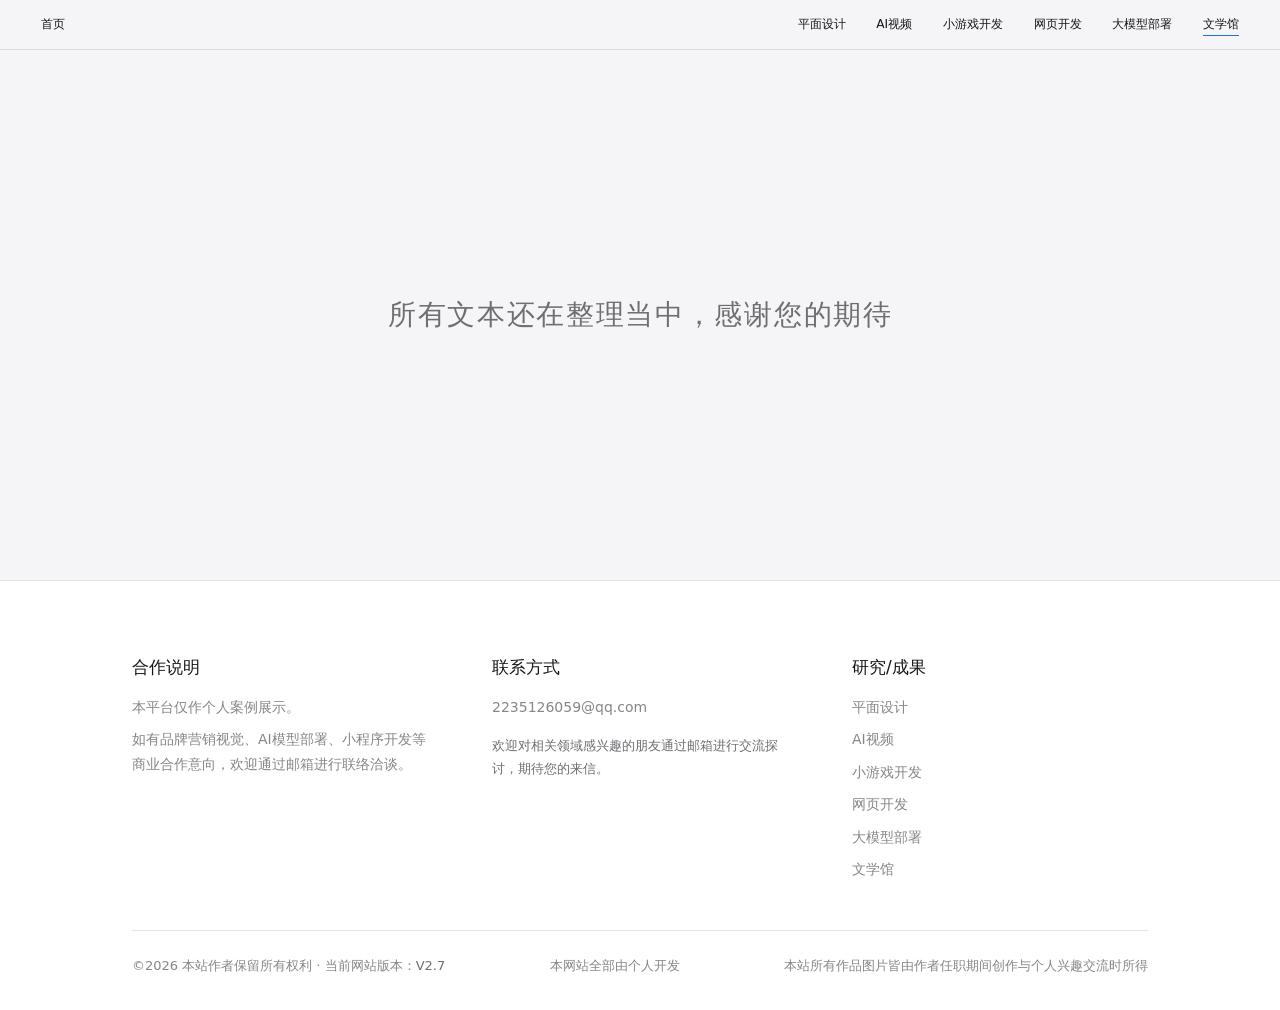
<file: culture.html>
<!DOCTYPE html>
<html lang="zh-CN" class="no-js">
<head>
<meta charset="utf-8">
<meta name="viewport" content="width=device-width, initial-scale=1, viewport-fit=cover">
<title>文学馆 · 个人网页开发</title>
<meta name="description" content="张杰波的文学馆（内容筹备中）：水墨视觉语言、书法与篆刻元素的现代转译、传统配色的界面应用。">
<meta name="theme-color" content="#F5F5F7">
<link rel="icon" type="image/png" sizes="64x64" href="assets/img/favicon-pineapple.png?v=2">
<link rel="apple-touch-icon" href="assets/img/apple-touch-icon.png?v=2">
<!-- ⚠️ 必须在样式表之前把 .js 挂上，不能等到 body 末尾的 site.js。
     首屏入场的初始态（opacity:0）只写在 `.js` 选择器下面 ——
     .js 挂晚了的话，浏览器已经按「全可见」画过一帧，
     挂上 .js 时元素是从 1 变成 0（还带着 110ms 的 transition-delay），
     紧接着两个 rAF 后又加 is-in 把它拉回 1，
     这次过渡是 1→1，**入场动画直接看不出来**（刷新时偶发，取决于谁先到）。
     标题的单字没有这个问题 —— 它们是 JS 之后才创建的，首个计算值就是 0。 -->
<script>document.documentElement.classList.remove('no-js');
document.documentElement.classList.add('js');
/* 兜底：site.js 万一没跑起来（文件缺失、被杀软拦、路径写错），
   就把 .js 撤掉。否则所有 .reveal 元素会永远停在 opacity:0 —— 整页白屏。
   site.js 一旦执行就会置上 window.__siteReady，这个定时器就什么都不做。 */
setTimeout(function () {
  if (!window.__siteReady) document.documentElement.classList.remove('js');
}, 4000);</script>

<link rel="stylesheet" href="assets/css/tokens.css">
<link rel="stylesheet" href="assets/css/base.css">
<link rel="stylesheet" href="assets/css/site.css">
</head>
<body>

<a class="skip-link" href="#main">跳到主要内容</a>

<nav class="site-nav site-nav--bar" aria-label="主导航">
  <div class="site-nav__inner">
    <a class="site-nav__home" href="index.html">首页</a>
    <button class="nav-toggle" type="button"
            aria-expanded="false" aria-controls="nav-list" aria-label="打开菜单">
      <span class="nav-toggle__bar"></span>
    </button>
    <ul class="site-nav__list" id="nav-list">
        <li><a class="site-nav__link" href="design.html">平面设计</a></li>
        <li><a class="site-nav__link" href="ai-video.html">AI视频</a></li>
        <li><a class="site-nav__link" href="game.html">小游戏开发</a></li>
        <li><a class="site-nav__link" href="web.html">网页开发</a></li>
        <li><a class="site-nav__link" href="llm.html">大模型部署</a></li>
        <li><a class="site-nav__link" aria-current="page" href="culture.html">文学馆</a></li>
</ul>
  </div>
</nav>

<main id="main">

  <!-- 2026-10-15 用户：这一页「所有框架都删除，只留一句话」。
       原来是四张作品卡（国风水墨 / 书法篆刻 / 传统配色 / 仙侠视觉），
       内容还没写，与其摆一排占位，不如干脆留一句空状态。 -->
  <section class="empty-state wrap" aria-label="内容筹备中">
    <p class="empty-state__line reveal-line">所有文本还在整理当中，感谢您的期待</p>
  </section>

</main>

<footer class="site-footer">
  <div class="wrap">
    <div class="site-footer__grid">
      <div>
        <p class="site-footer__title">合作说明</p>
        <div class="site-footer__about">
          <p>本平台仅作个人案例展示。</p>
          <p>如有品牌营销视觉、AI模型部署、小程序开发等商业合作意向，欢迎通过邮箱进行联络洽谈。</p>
        </div>
      </div>
      <div>
        <p class="site-footer__title">联系方式</p>
        <ul class="site-footer__list">
          <li><a href="https://mail.qq.com/" target="_blank" rel="noopener noreferrer">2235126059@qq.com</a></li>
        </ul>
        <p class="site-footer__note">欢迎对相关领域感兴趣的朋友通过邮箱进行交流探讨，期待您的来信。</p>
      </div>
      <div>
        <p class="site-footer__title">研究/成果</p>
        <ul class="site-footer__list">
          <li><a href="design.html">平面设计</a></li>
          <li><a href="ai-video.html">AI视频</a></li>
          <li><a href="game.html">小游戏开发</a></li>
          <li><a href="web.html">网页开发</a></li>
          <li><a href="llm.html">大模型部署</a></li>
          <li><a href="culture.html">文学馆</a></li>
        </ul>
      </div>
    </div>

    <div class="site-footer__bottom">
      <span>©<span id="year">2026</span> 本站作者保留所有权利 · 当前网站版本：<span class="site-ver">V2.7</span></span>
      <span>本网站全部由个人开发</span>
      <span>本站所有作品图片皆由作者任职期间创作与个人兴趣交流时所得</span>
    </div>
  </div>
</footer>

<script src="assets/js/site.js?v=20261109b"></script>
</body>
</html>
</file>
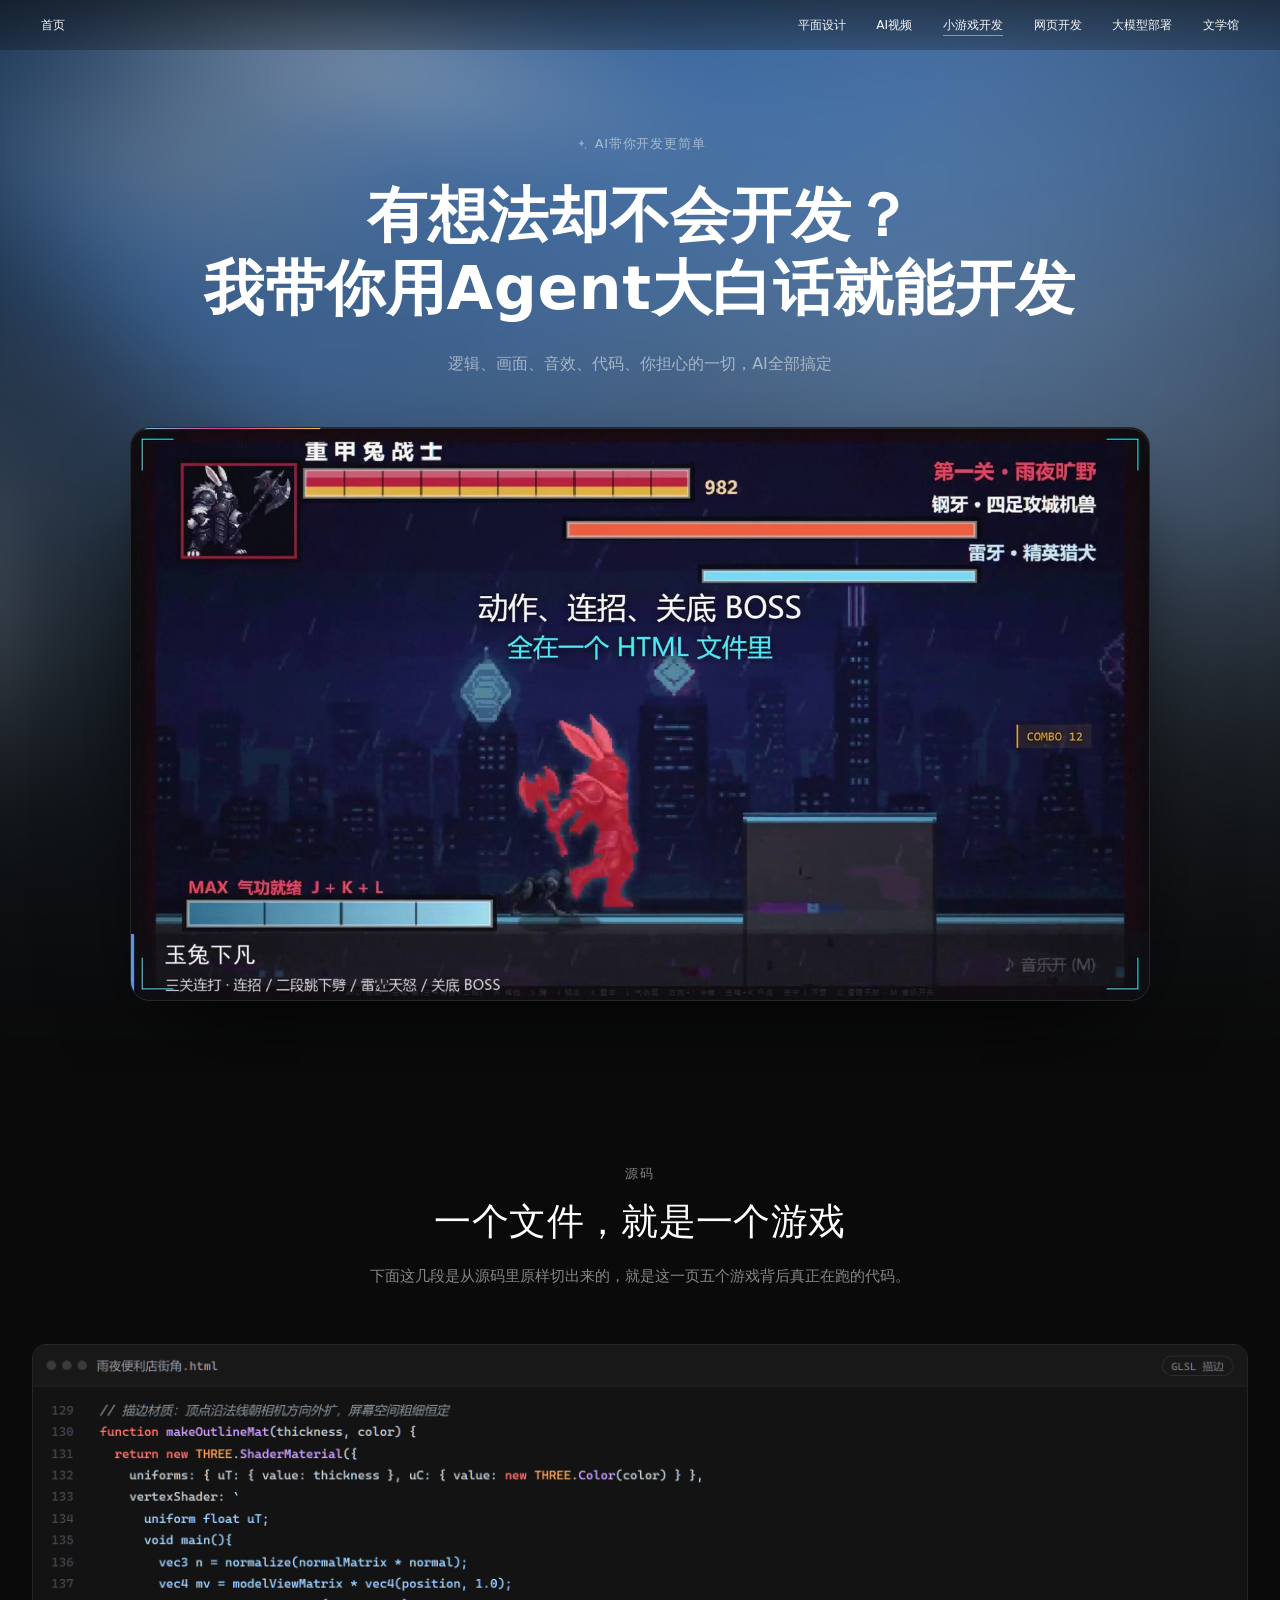
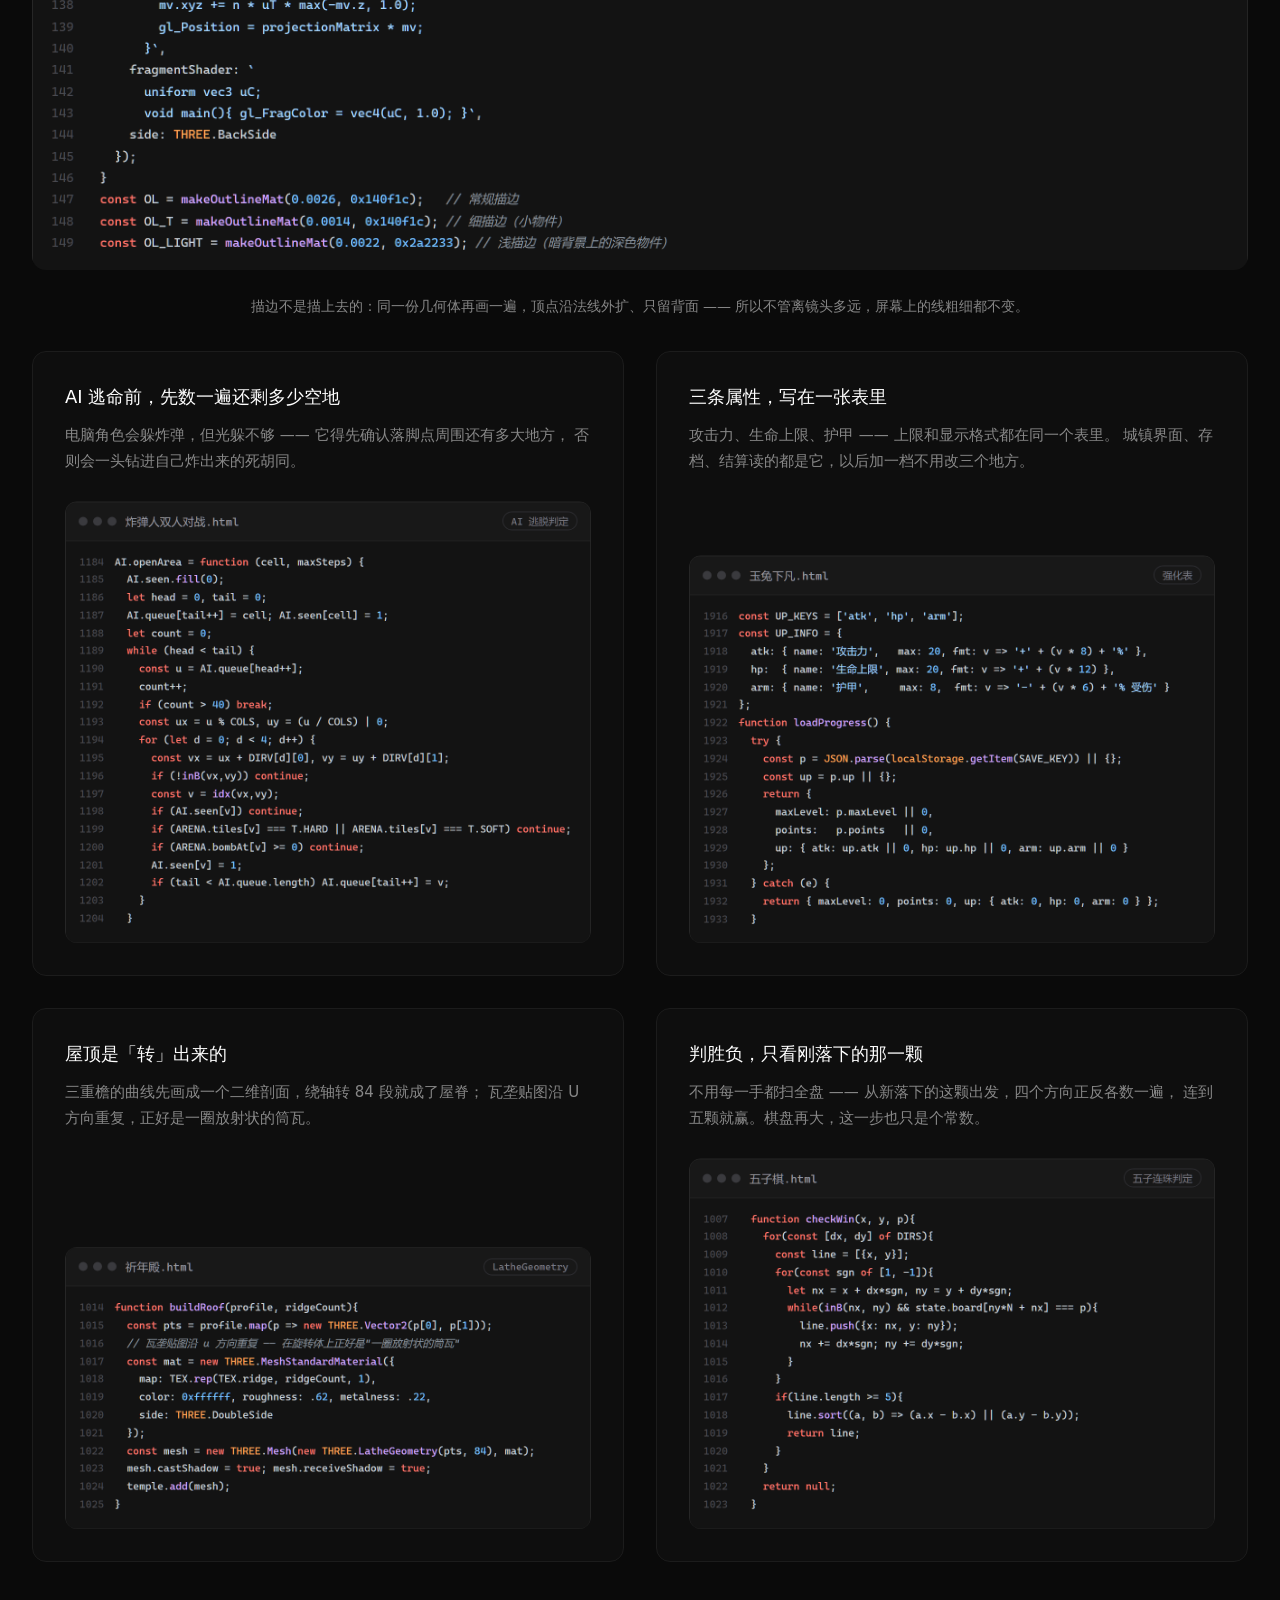
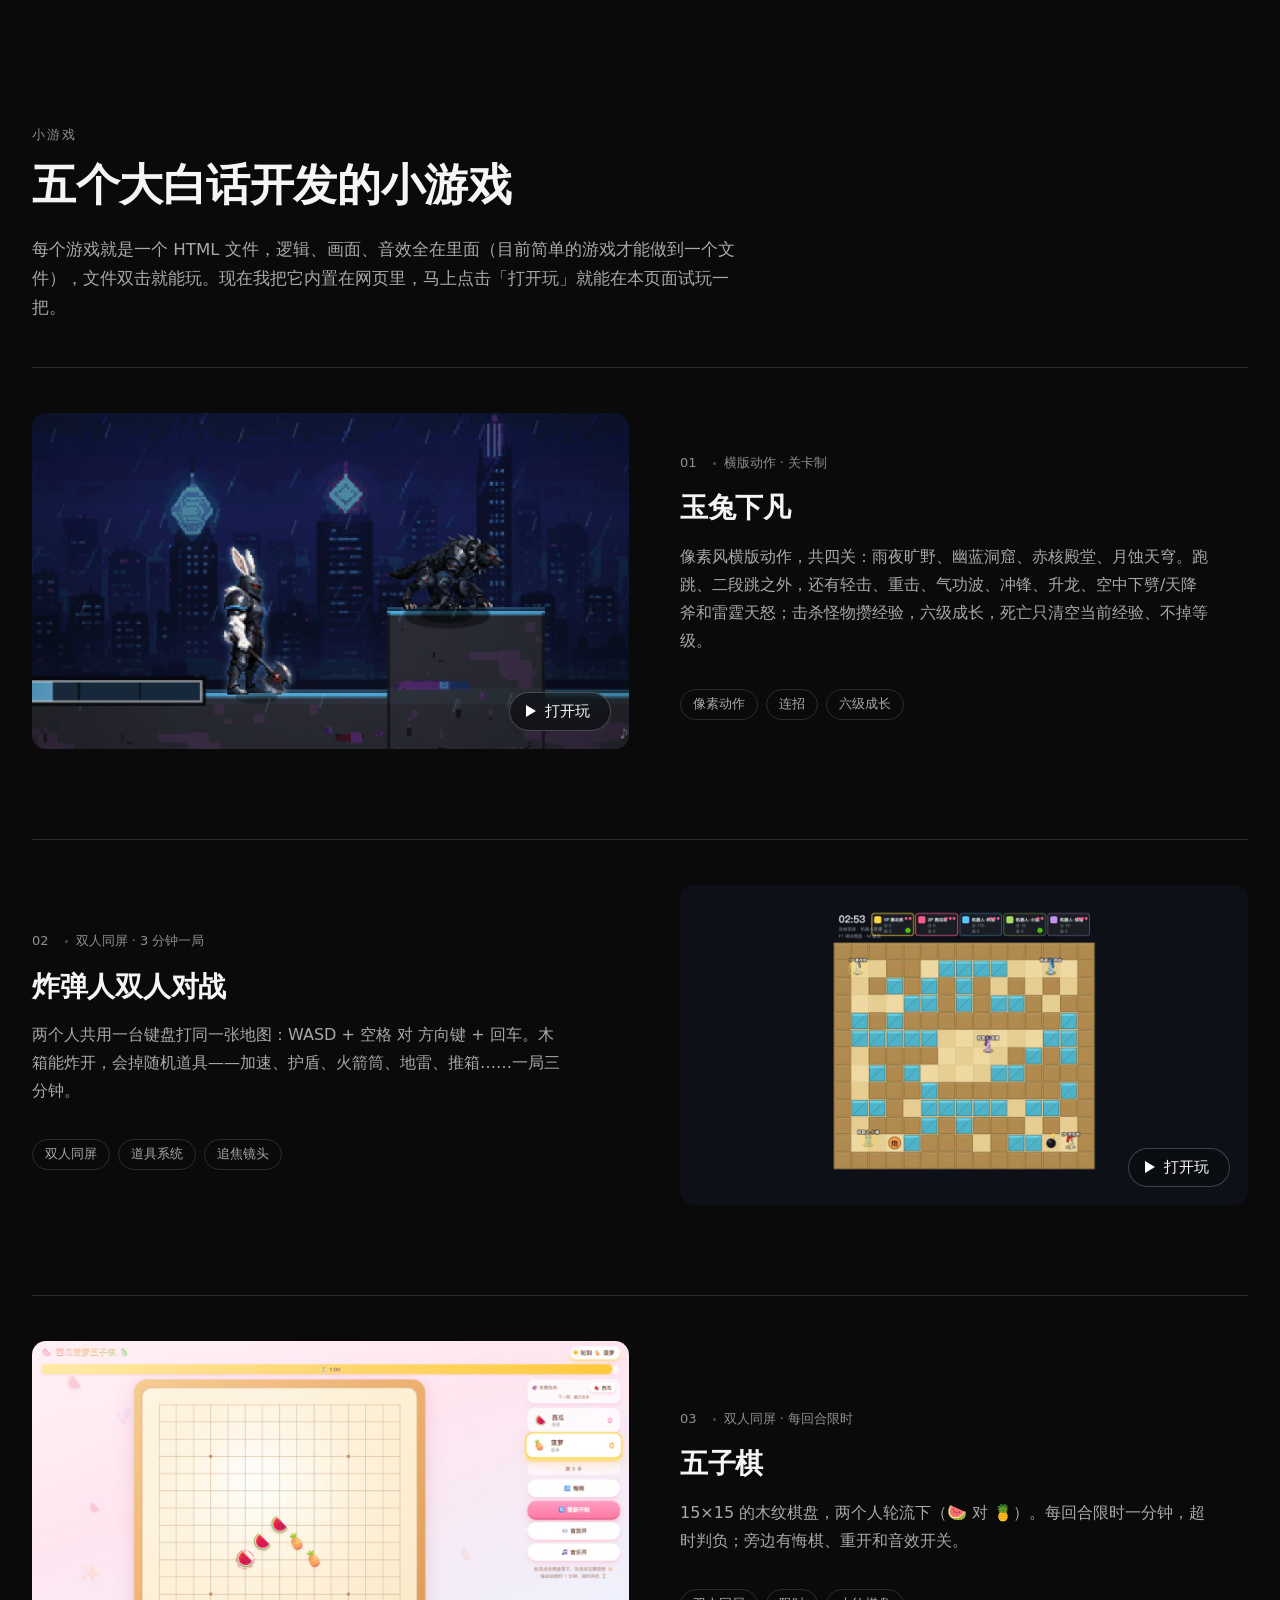
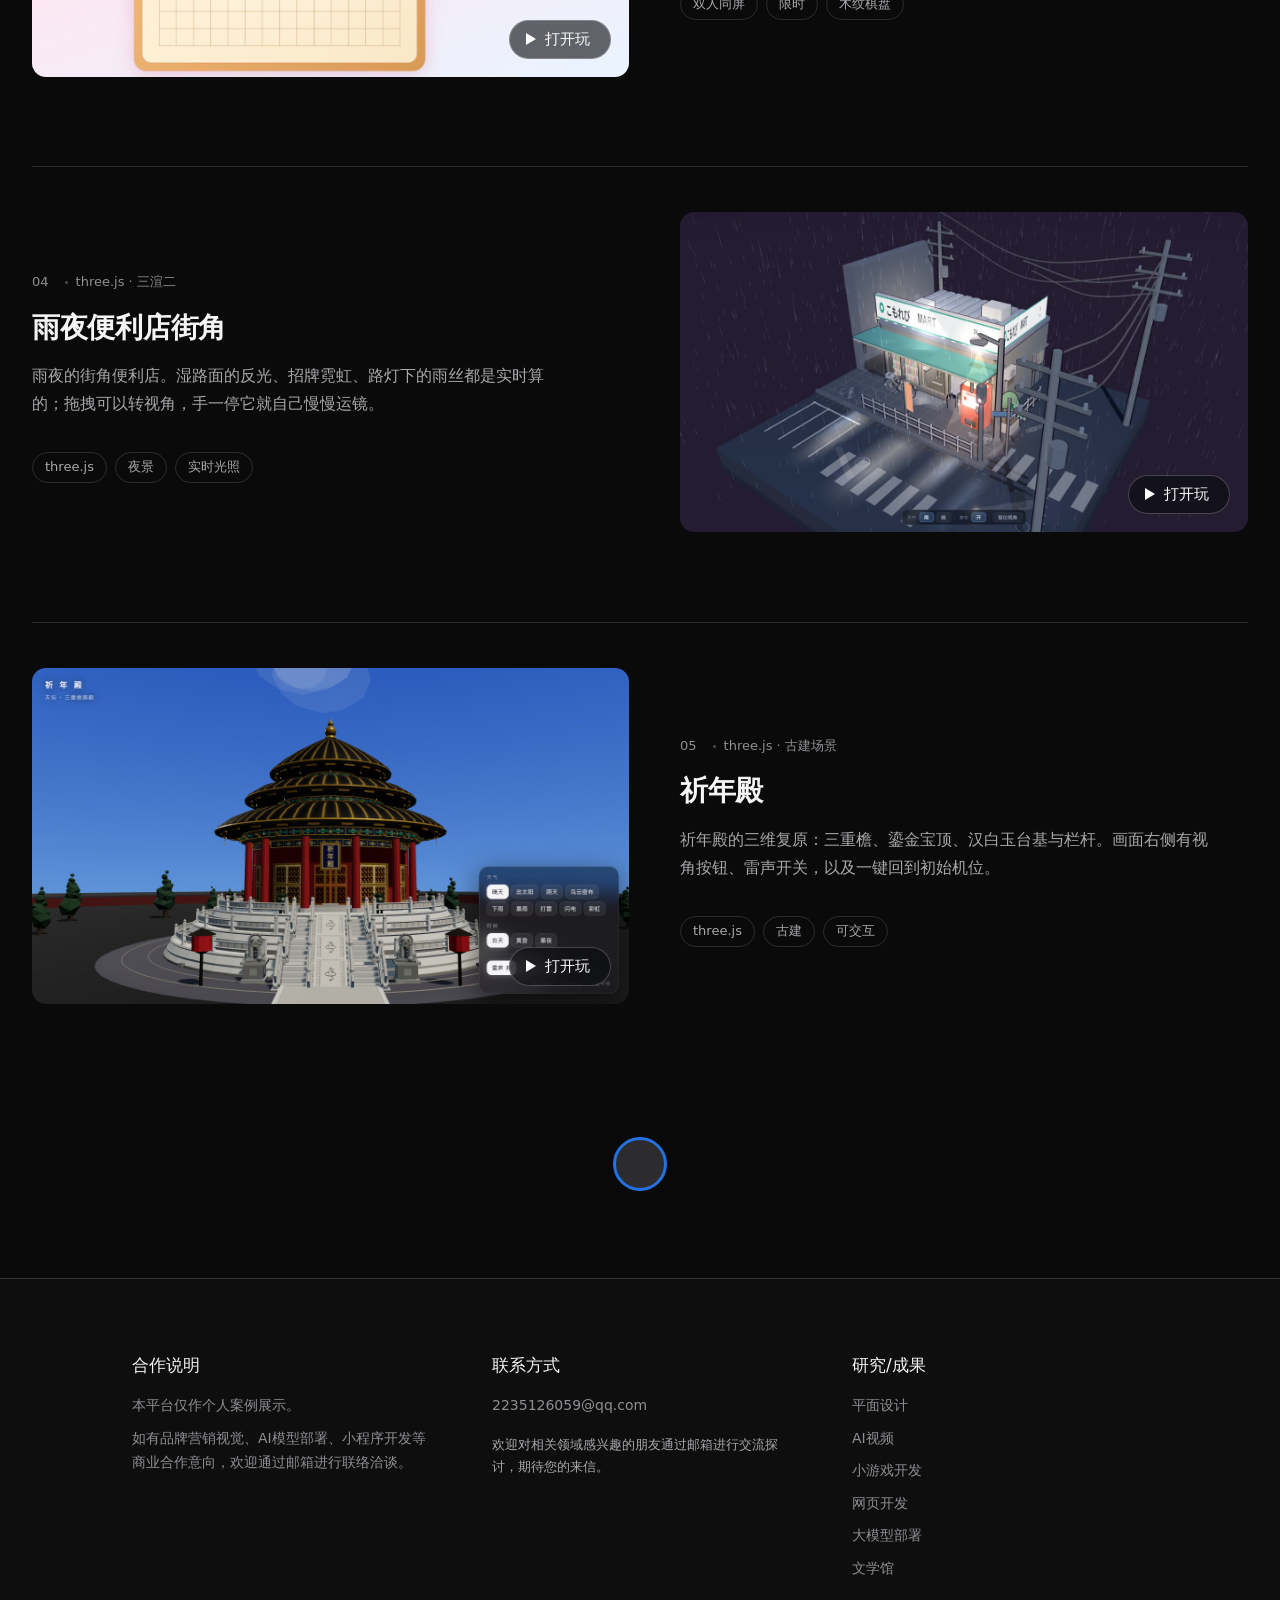
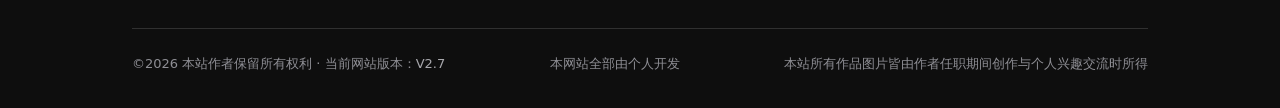
<file: game.html>
<!DOCTYPE html>
<html lang="zh-CN" class="no-js theme-dark page-game">
<head>
<meta charset="utf-8">
<meta name="viewport" content="width=device-width, initial-scale=1, viewport-fit=cover">
<title>小游戏开发 · 个人网页开发</title>
<meta name="description" content="张杰波的五个网页小游戏：炸弹人双人对战、玉兔下凡、雨夜便利店街角、祈年殿、五子棋 —— 原生 Canvas 与 three.js，零构建，打开就能玩。">
<meta name="theme-color" content="#0A0A0A">
<link rel="preload" as="image" href="assets/video/game-hero-poster.jpg">
<link rel="icon" type="image/png" sizes="64x64" href="assets/img/favicon-pineapple.png?v=2">
<link rel="apple-touch-icon" href="assets/img/apple-touch-icon.png?v=2">
<!-- ⚠️ 必须在样式表之前把 .js 挂上，不能等到 body 末尾的 site.js。
     首屏入场的初始态（opacity:0）只写在 `.js` 选择器下面 ——
     .js 挂晚了的话，浏览器已经按「全可见」画过一帧，
     挂上 .js 时元素是从 1 变成 0（还带着 110ms 的 transition-delay），
     紧接着两个 rAF 后又加 is-in 把它拉回 1，
     这次过渡是 1→1，**入场动画直接看不出来**（刷新时偶发，取决于谁先到）。
     标题的单字没有这个问题 —— 它们是 JS 之后才创建的，首个计算值就是 0。 -->
<script>document.documentElement.classList.remove('no-js');
document.documentElement.classList.add('js');
/* 兜底：site.js 万一没跑起来（文件缺失、被杀软拦、路径写错），
   就把 .js 撤掉。否则所有 .reveal 元素会永远停在 opacity:0 —— 整页白屏。
   site.js 一旦执行就会置上 window.__siteReady，这个定时器就什么都不做。 */
setTimeout(function () {
  if (!window.__siteReady) document.documentElement.classList.remove('js');
}, 4000);</script>

<link rel="stylesheet" href="assets/css/tokens.css">
<link rel="stylesheet" href="assets/css/base.css">
<link rel="stylesheet" href="assets/css/site.css">
</head>
<body>

<a class="skip-link" href="#main">跳到主要内容</a>

<nav class="site-nav site-nav--bar" aria-label="主导航">
  <div class="site-nav__inner">
    <a class="site-nav__home" href="index.html">首页</a>
    <button class="nav-toggle" type="button"
            aria-expanded="false" aria-controls="nav-list" aria-label="打开菜单">
      <span class="nav-toggle__bar"></span>
    </button>
    <ul class="site-nav__list" id="nav-list">
        <li><a class="site-nav__link" href="design.html">平面设计</a></li>
        <li><a class="site-nav__link" href="ai-video.html">AI视频</a></li>
        <li><a class="site-nav__link" aria-current="page" href="game.html">小游戏开发</a></li>
        <li><a class="site-nav__link" href="web.html">网页开发</a></li>
        <li><a class="site-nav__link" href="llm.html">大模型部署</a></li>
        <li><a class="site-nav__link" href="culture.html">文学馆</a></li>
</ul>
  </div>
</nav>

<main id="main" class="has-cue">

  <!-- 暗底首屏：参考 deepseek.com/harness 的版式（2026-10-15 用户指定）。
       视频放在圆角矩形里，不通版铺满；配色与尺寸的来路见 site.css 第 23 节。 -->
  <header class="harness-hero">
    <!-- 那片蓝光由 site.js 第 25 节用 canvas 画出来（CSS 里那条
         radial-gradient 保留着当兜底：脚本没跑时首屏依然是深蓝的）。 -->
    <canvas class="harness-hero__glow" aria-hidden="true"></canvas>
    <div class="harness-hero__inner">
      <p class="harness-hero__badge">
        <svg viewBox="0 0 24 24" fill="none" aria-hidden="true">
          <path d="M12 2.6c.5 3.9 2.4 6.3 6.1 7.2-3.7.9-5.6 3.3-6.1 7.2-.5-3.9-2.4-6.3-6.1-7.2
                   3.7-.9 5.6-3.3 6.1-7.2Z" fill="currentColor"/>
          <path d="M19.4 15.2c.24 1.9 1.16 3 2.9 3.4-1.74.4-2.66 1.5-2.9 3.4-.24-1.9-1.16-3-2.9-3.4
                   1.74-.4 2.66-1.5 2.9-3.4Z" fill="currentColor" opacity=".8"/>
        </svg>
        AI带你开发更简单
      </p>

      <h1 class="harness-hero__title">
        <span>有想法却不会开发？</span>
        <span>我带你用Agent<em class="harness-hl">大白话</em>就能开发</span>
      </h1>

      <p class="harness-hero__sub">
        逻辑、画面、音效、代码、你担心的一切，<span style="white-space:nowrap;">AI全部搞定</span>
      </p>

      <div class="harness-hero__frame">
        <video autoplay muted loop playsinline preload="auto"
               poster="assets/video/game-hero-poster.jpg"
               aria-label="五个小游戏的实机演示">  <source src="assets/video/game-hero.mp4" type="video/mp4">
        </video>
      </div>
    </div>
  </header>


  <!-- 代码窗口区（2026-10-15 用户：「下面的排版也参考这个网页…把你写的网页代码
       截图几个展示出来，页面颜色也全部照抄」）。
       参考页版式 = 居中标题 + 一个大窗口 + 2×2 卡片（每张卡「标题 + 一句说明 + 一块图」）。
       这儿把"图"换成**真正的源码截图** —— 五张都由 `_shots/make_code_shots.py`
       从素材里的源文件**原样切行**、套进深色窗口渲出来，没有一句改动过。 -->
  <section class="gx-sec wrap wrap--wide" aria-label="源码">
    <div class="gx-head">
      <p class="gx-kicker reveal-line">源码</p>
      <h2 class="gx-title reveal-line">一个文件，就是一个游戏</h2>
      <p class="gx-sub reveal-line">下面这几段是从源码里原样切出来的，就是这一页五个游戏背后真正在跑的代码。</p>
    </div>

    <figure class="gx-shot gx-shot--wide reveal-line">
      <!-- data-hscroll：手机上这层会变成横向滚动区。见 site.css 第 24 节。 -->
      <div class="gx-shot__scroll" data-hscroll>
        <img src="assets/img/code/outline-shader.png"
           alt="《雨夜便利店街角》的三渲二描边材质：顶点着色器把顶点沿法线朝相机方向外扩，材质只画背面"
             width="2516" height="1088" loading="lazy" decoding="async">
      </div>
      <figcaption>
        描边不是描上去的：同一份几何体再画一遍，顶点沿法线外扩、只留背面 ——
        所以不管离镜头多远，屏幕上的线粗细都不变。
      </figcaption>
    </figure>

    <div class="gx-grid">

      <article class="gx-card reveal-line">
        <h3 class="gx-card__title">AI 逃命前，先数一遍还剩多少空地</h3>
        <p class="gx-card__desc">
          电脑角色会躲炸弹，但光躲不够 —— 它得先确认落脚点周围还有多大地方，
          否则会一头钻进自己炸出来的死胡同。
        </p>
        <figure class="gx-card__shot">
          <img src="assets/img/code/bomberman-ai.png"
               alt="《炸弹人双人对战》里 AI.openArea 的广度优先搜索，用来数逃逸点周围的可达空地"
               width="1164" height="980" loading="lazy" decoding="async">
        </figure>
      </article>

      <article class="gx-card reveal-line">
        <h3 class="gx-card__title">三条属性，写在一张表里</h3>
        <p class="gx-card__desc">
          攻击力、生命上限、护甲 —— 上限和显示格式都在同一个表里。
          城镇界面、存档、结算读的都是它，以后加一档不用改三个地方。
        </p>
        <figure class="gx-card__shot">
          <img src="assets/img/code/rabbit-upgrade.png"
               alt="《玉兔下凡》的强化属性表 UP_INFO：攻击力、生命上限、护甲的数值与显示格式"
               width="1164" height="860" loading="lazy" decoding="async">
        </figure>
      </article>

      <article class="gx-card reveal-line">
        <h3 class="gx-card__title">屋顶是「转」出来的</h3>
        <p class="gx-card__desc">
          三重檐的曲线先画成一个二维剖面，绕轴转 84 段就成了屋脊；
          瓦垄贴图沿 U 方向重复，正好是一圈放射状的筒瓦。
        </p>
        <figure class="gx-card__shot">
          <img src="assets/img/code/temple-roof.png"
               alt="《祈年殿》里用 LatheGeometry 旋转生成屋顶的 buildRoof 函数"
               width="1164" height="624" loading="lazy" decoding="async">
        </figure>
      </article>

      <article class="gx-card reveal-line">
        <h3 class="gx-card__title">判胜负，只看刚落下的那一颗</h3>
        <p class="gx-card__desc">
          不用每一手都扫全盘 —— 从新落下的这颗出发，四个方向正反各数一遍，
          连到五颗就赢。棋盘再大，这一步也只是个常数。
        </p>
        <figure class="gx-card__shot">
          <img src="assets/img/code/gomoku-win.png"
               alt="《五子棋》的 checkWin：从落子点向四个方向双向数连子"
               width="1164" height="822" loading="lazy" decoding="async">
        </figure>
      </article>

    </div>
  </section>

  <!-- 五个网页小游戏（2026-10-15）。
       图都是从 `_shots/cap_games.py` 的实机录制里抽的帧，不是渲染图。
       这一页原先有两段（一段旧的微信小程序内容 + 页尾一段游戏汇总），
       用户 2026-10-15 定稿：**合成一段** —— 旧那段的位置与版式留着、
       内容换成这五个游戏，页尾那段汇总删掉。 -->
  <section class="section wrap wrap--wide" aria-label="五个网页小游戏">
    <div class="section__head">
      <p class="eyebrow section__eyebrow reveal-line">小游戏</p>
      <h2 class="section-title reveal-line">五个大白话开发的小游戏</h2>
      <p class="section__intro reveal-line">每个游戏就是一个 HTML 文件，逻辑、画面、音效全在里面（目前简单的游戏才能做到一个文件），文件双击就能玩。现在我把它内置在网页里，马上点击「打开玩」就能在本页面试玩一把。</p>
    </div>

    <div class="works">

      <article class="work reveal-line">
        <figure class="work__media work__media--wide reveal-line">
          <img src="assets/img/game/rabbit.jpg" alt="玉兔下凡：雨夜城市里重甲兔战士与前方装甲猎犬的对峙"
               width="1280" height="720" loading="lazy" decoding="async">
        
          <button class="work__launch" type="button" data-play="games/rabbit.html"
                  aria-label="在这里打开玩：玉兔下凡">
            <span class="work__launch-ico" aria-hidden="true"></span>打开玩
          </button>
        </figure>
        <div>
          <div class="work__meta reveal-line">
            <span>01</span>
            <span>横版动作 · 关卡制</span>
          </div>
          <h3 class="work__title reveal-line">玉兔下凡</h3>
          <p class="work__desc reveal-line">像素风横版动作，共四关：雨夜旷野、幽蓝洞窟、赤核殿堂、月蚀天穹。跑跳、二段跳之外，还有轻击、重击、气功波、冲锋、升龙、空中下劈/天降斧和雷霆天怒；击杀怪物攒经验，六级成长，死亡只清空当前经验、不掉等级。</p>
          <div class="work__tags reveal-line">
            <span class="tag">像素动作</span>
            <span class="tag">连招</span>
            <span class="tag">六级成长</span>
          </div>
        </div>
      </article>

      <article class="work reveal-line">
        <div>
          <div class="work__meta reveal-line">
            <span>02</span>
            <span>双人同屏 · 3 分钟一局</span>
          </div>
          <h3 class="work__title reveal-line">炸弹人双人对战</h3>
          <p class="work__desc reveal-line">两个人共用一台键盘打同一张地图：WASD + 空格 对 方向键 + 回车。木箱能炸开，会掉随机道具——加速、护盾、火箭筒、地雷、推箱……一局三分钟。</p>
          <div class="work__tags reveal-line">
            <span class="tag">双人同屏</span>
            <span class="tag">道具系统</span>
            <span class="tag">追焦镜头</span>
          </div>
        </div>
        <figure class="work__media work__media--wide reveal-line">
          <img src="assets/img/game/bomberman.jpg" alt="炸弹人双人对战：可破坏方块的地图、四名角色与倒计时 HUD"
               width="1280" height="720" loading="lazy" decoding="async">
        
          <button class="work__launch" type="button" data-play="games/bomberman.html"
                  aria-label="在这里打开玩：炸弹人双人对战">
            <span class="work__launch-ico" aria-hidden="true"></span>打开玩
          </button>
        </figure>
      </article>

      <article class="work reveal-line">
        <figure class="work__media work__media--wide reveal-line">
          <img src="assets/img/game/gomoku.jpg" alt="五子棋：木纹棋盘上双方已经下出的棋子"
               width="1280" height="720" loading="lazy" decoding="async">
        
          <button class="work__launch" type="button" data-play="games/gomoku.html"
                  aria-label="在这里打开玩：五子棋">
            <span class="work__launch-ico" aria-hidden="true"></span>打开玩
          </button>
        </figure>
        <div>
          <div class="work__meta reveal-line">
            <span>03</span>
            <span>双人同屏 · 每回合限时</span>
          </div>
          <h3 class="work__title reveal-line">五子棋</h3>
          <p class="work__desc reveal-line">15×15 的木纹棋盘，两个人轮流下（🍉 对 🍍）。每回合限时一分钟，超时判负；旁边有悔棋、重开和音效开关。</p>
          <div class="work__tags reveal-line">
            <span class="tag">双人同屏</span>
            <span class="tag">限时</span>
            <span class="tag">木纹棋盘</span>
          </div>
        </div>
      </article>

      <article class="work reveal-line">
        <div>
          <div class="work__meta reveal-line">
            <span>04</span>
            <span>three.js · 三渲二</span>
          </div>
          <h3 class="work__title reveal-line">雨夜便利店街角</h3>
          <p class="work__desc reveal-line">雨夜的街角便利店。湿路面的反光、招牌霓虹、路灯下的雨丝都是实时算的；拖拽可以转视角，手一停它就自己慢慢运镜。</p>
          <div class="work__tags reveal-line">
            <span class="tag">three.js</span>
            <span class="tag">夜景</span>
            <span class="tag">实时光照</span>
          </div>
        </div>
        <figure class="work__media work__media--wide reveal-line">
          <img src="assets/img/game/store.jpg" alt="雨夜便利店街角：湿路面反光、霓虹招牌与雨丝的三渲二街景"
               width="1280" height="720" loading="lazy" decoding="async">
        
          <button class="work__launch" type="button" data-play="games/store.html"
                  aria-label="在这里打开玩：雨夜便利店街角">
            <span class="work__launch-ico" aria-hidden="true"></span>打开玩
          </button>
        </figure>
      </article>

      <article class="work reveal-line">
        <figure class="work__media work__media--wide reveal-line">
          <img src="assets/img/game/temple.jpg" alt="祈年殿：三重檐鎏金宝顶的三维复原，蓝天下带台基栏杆"
               width="1280" height="720" loading="lazy" decoding="async">
        
          <button class="work__launch" type="button" data-play="games/temple.html"
                  aria-label="在这里打开玩：祈年殿">
            <span class="work__launch-ico" aria-hidden="true"></span>打开玩
          </button>
        </figure>
        <div>
          <div class="work__meta reveal-line">
            <span>05</span>
            <span>three.js · 古建场景</span>
          </div>
          <h3 class="work__title reveal-line">祈年殿</h3>
          <p class="work__desc reveal-line">祈年殿的三维复原：三重檐、鎏金宝顶、汉白玉台基与栏杆。画面右侧有视角按钮、雷声开关，以及一键回到初始机位。</p>
          <div class="work__tags reveal-line">
            <span class="tag">three.js</span>
            <span class="tag">古建</span>
            <span class="tag">可交互</span>
          </div>
        </div>
      </article>

    
    </div>
  </section>

  <!-- 游玩浮层（2026-10-15）。iframe 的 src **只在点开的那一刻才设**，
       关掉时清空 —— 五个游戏加起来 2.2MB，不能让人一进页面就全下下来。
       逻辑在 site.js 第 26 节。 -->
  <div class="play" id="play" hidden>
    <div class="play__panel" role="dialog" aria-modal="true" aria-labelledby="play-title">
      <div class="play__bar">
        <p class="play__title" id="play-title">游戏</p>
        <div class="play__acts">
          <a class="play__link" id="play-open" href="#" target="_blank"
             rel="noopener">在新窗口打开 ↗</a>
          <button class="play__close" id="play-close" type="button"
                  aria-label="关闭（Esc）"></button>
        </div>
      </div>
      <iframe class="play__frame" id="play-frame" title="游戏画面"
              allow="autoplay; fullscreen; gamepad" loading="lazy"></iframe>
      <p class="play__hint">点一下画面再操作 · 按 Esc 关闭</p>
    </div>
  </div>

</main>

<footer class="site-footer">
  <div class="wrap">
    <div class="hero__cue hero__cue--bottom">
      <a class="hero__cue-pill" href="web.html" aria-label="继续和我一起探索合作">
        <span class="hero__cue-text">继续和我一起探索合作</span>
        <span class="hero__cue-dot">
          <svg class="hero__cue-arrow" viewBox="0 0 24 24" fill="none" aria-hidden="true">
            <path d="M6 9.2 12 15.4l6-6.2" stroke="currentColor"
                  stroke-width="3.7" stroke-linecap="round" stroke-linejoin="round"/>
          </svg>
        </span>
      </a>
    </div>
    <div class="site-footer__grid">
      <div>
        <p class="site-footer__title">合作说明</p>
        <div class="site-footer__about">
          <p>本平台仅作个人案例展示。</p>
          <p>如有品牌营销视觉、AI模型部署、小程序开发等商业合作意向，欢迎通过邮箱进行联络洽谈。</p>
        </div>
      </div>
      <div>
        <p class="site-footer__title">联系方式</p>
        <ul class="site-footer__list">
          <li><a href="https://mail.qq.com/" target="_blank" rel="noopener noreferrer">2235126059@qq.com</a></li>
        </ul>
        <p class="site-footer__note">欢迎对相关领域感兴趣的朋友通过邮箱进行交流探讨，期待您的来信。</p>
      </div>
      <div>
        <p class="site-footer__title">研究/成果</p>
        <ul class="site-footer__list">
          <li><a href="design.html">平面设计</a></li>
          <li><a href="ai-video.html">AI视频</a></li>
          <li><a href="game.html">小游戏开发</a></li>
          <li><a href="web.html">网页开发</a></li>
          <li><a href="llm.html">大模型部署</a></li>
          <li><a href="culture.html">文学馆</a></li>
        </ul>
      </div>
    </div>

    <div class="site-footer__bottom">
      <span>©<span id="year">2026</span> 本站作者保留所有权利 · 当前网站版本：<span class="site-ver">V2.7</span></span>
      <span>本网站全部由个人开发</span>
      <span>本站所有作品图片皆由作者任职期间创作与个人兴趣交流时所得</span>
    </div>
  </div>
</footer>

<script src="assets/js/site.js?v=20261109b"></script>
</body>
</html>
</file>
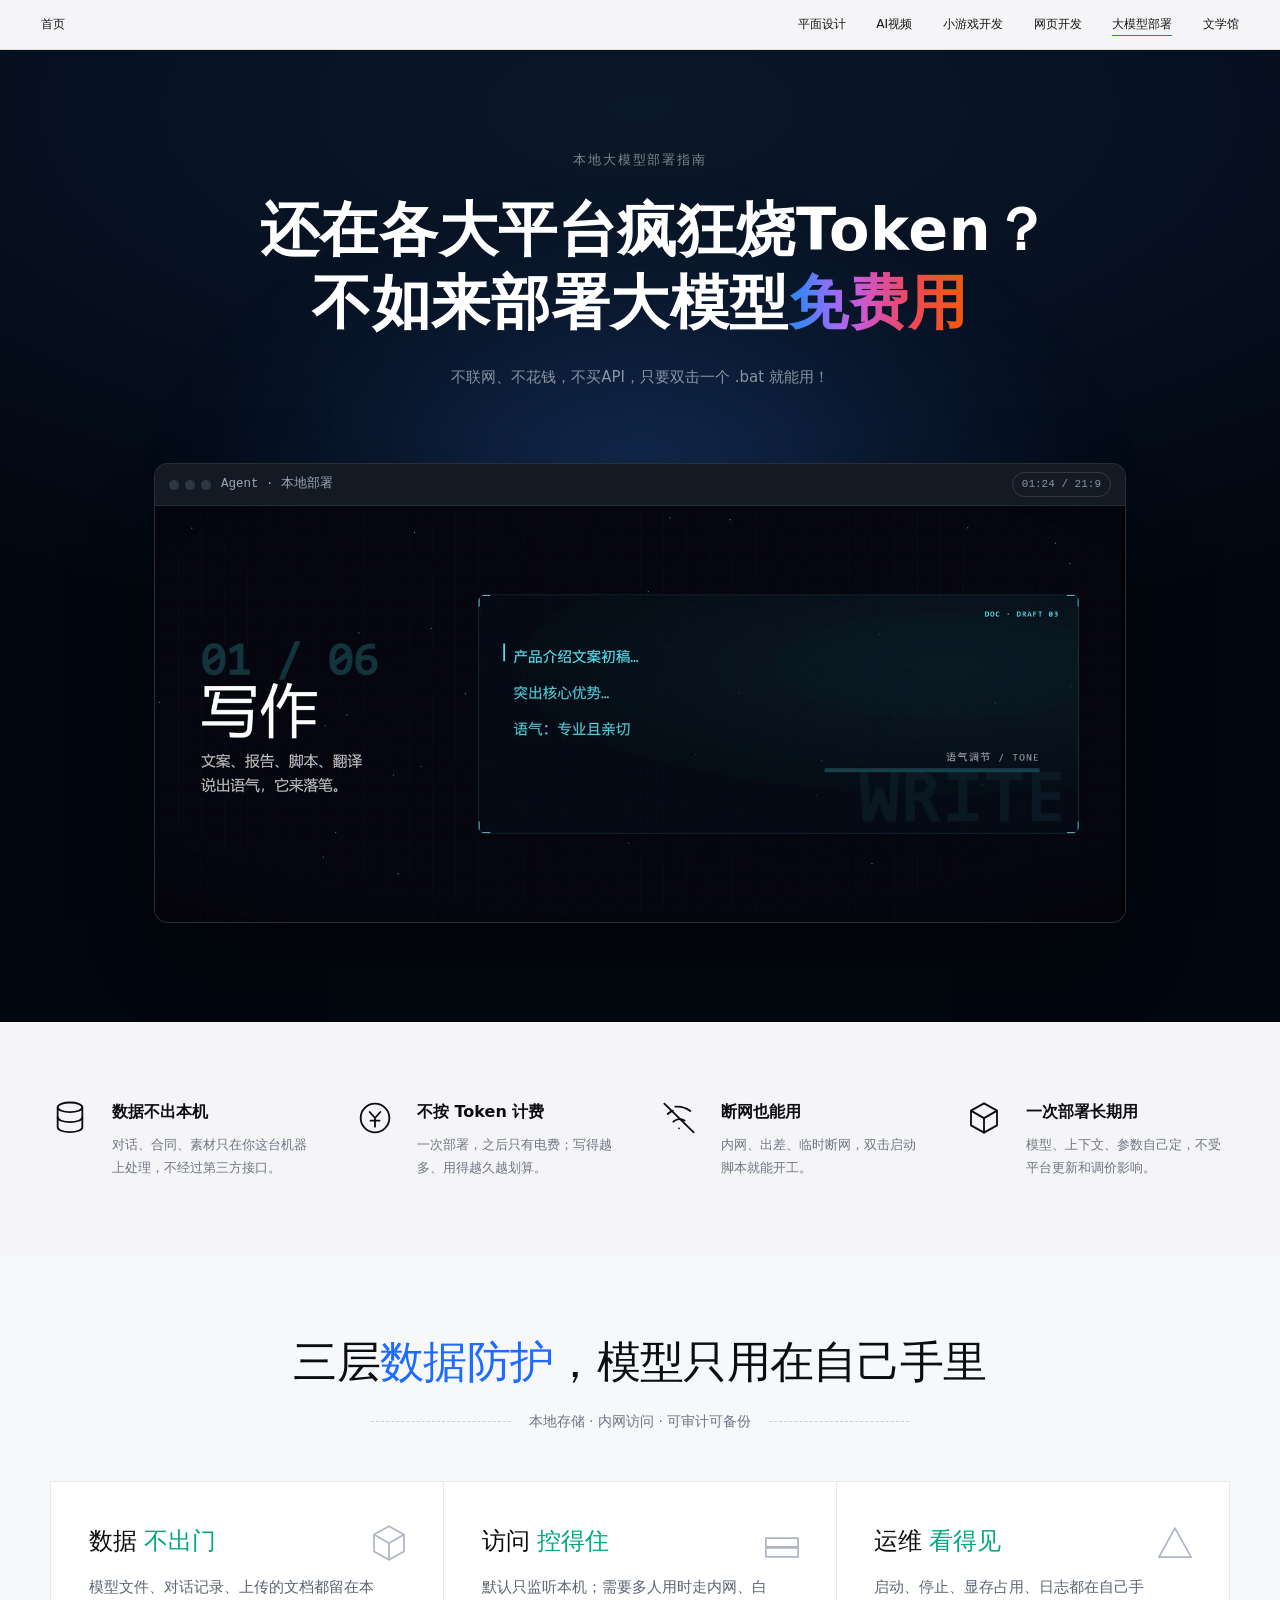
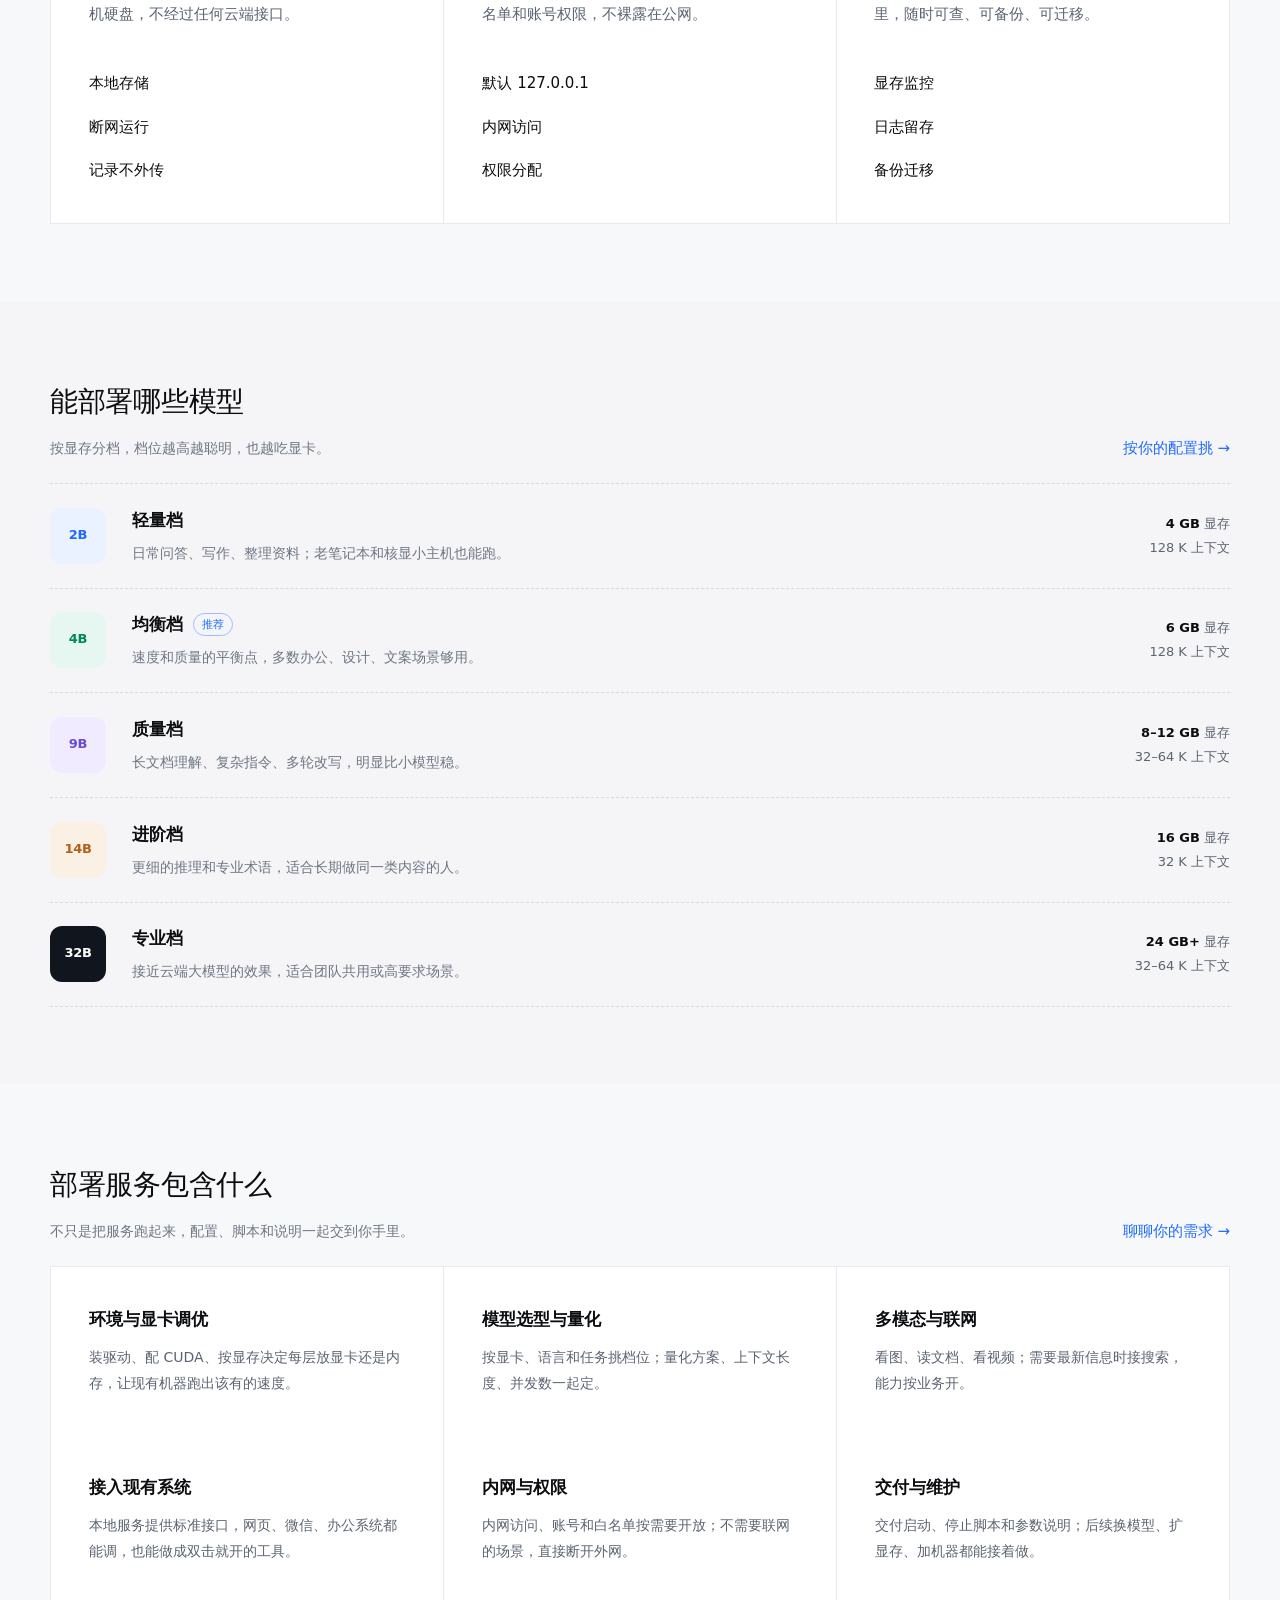
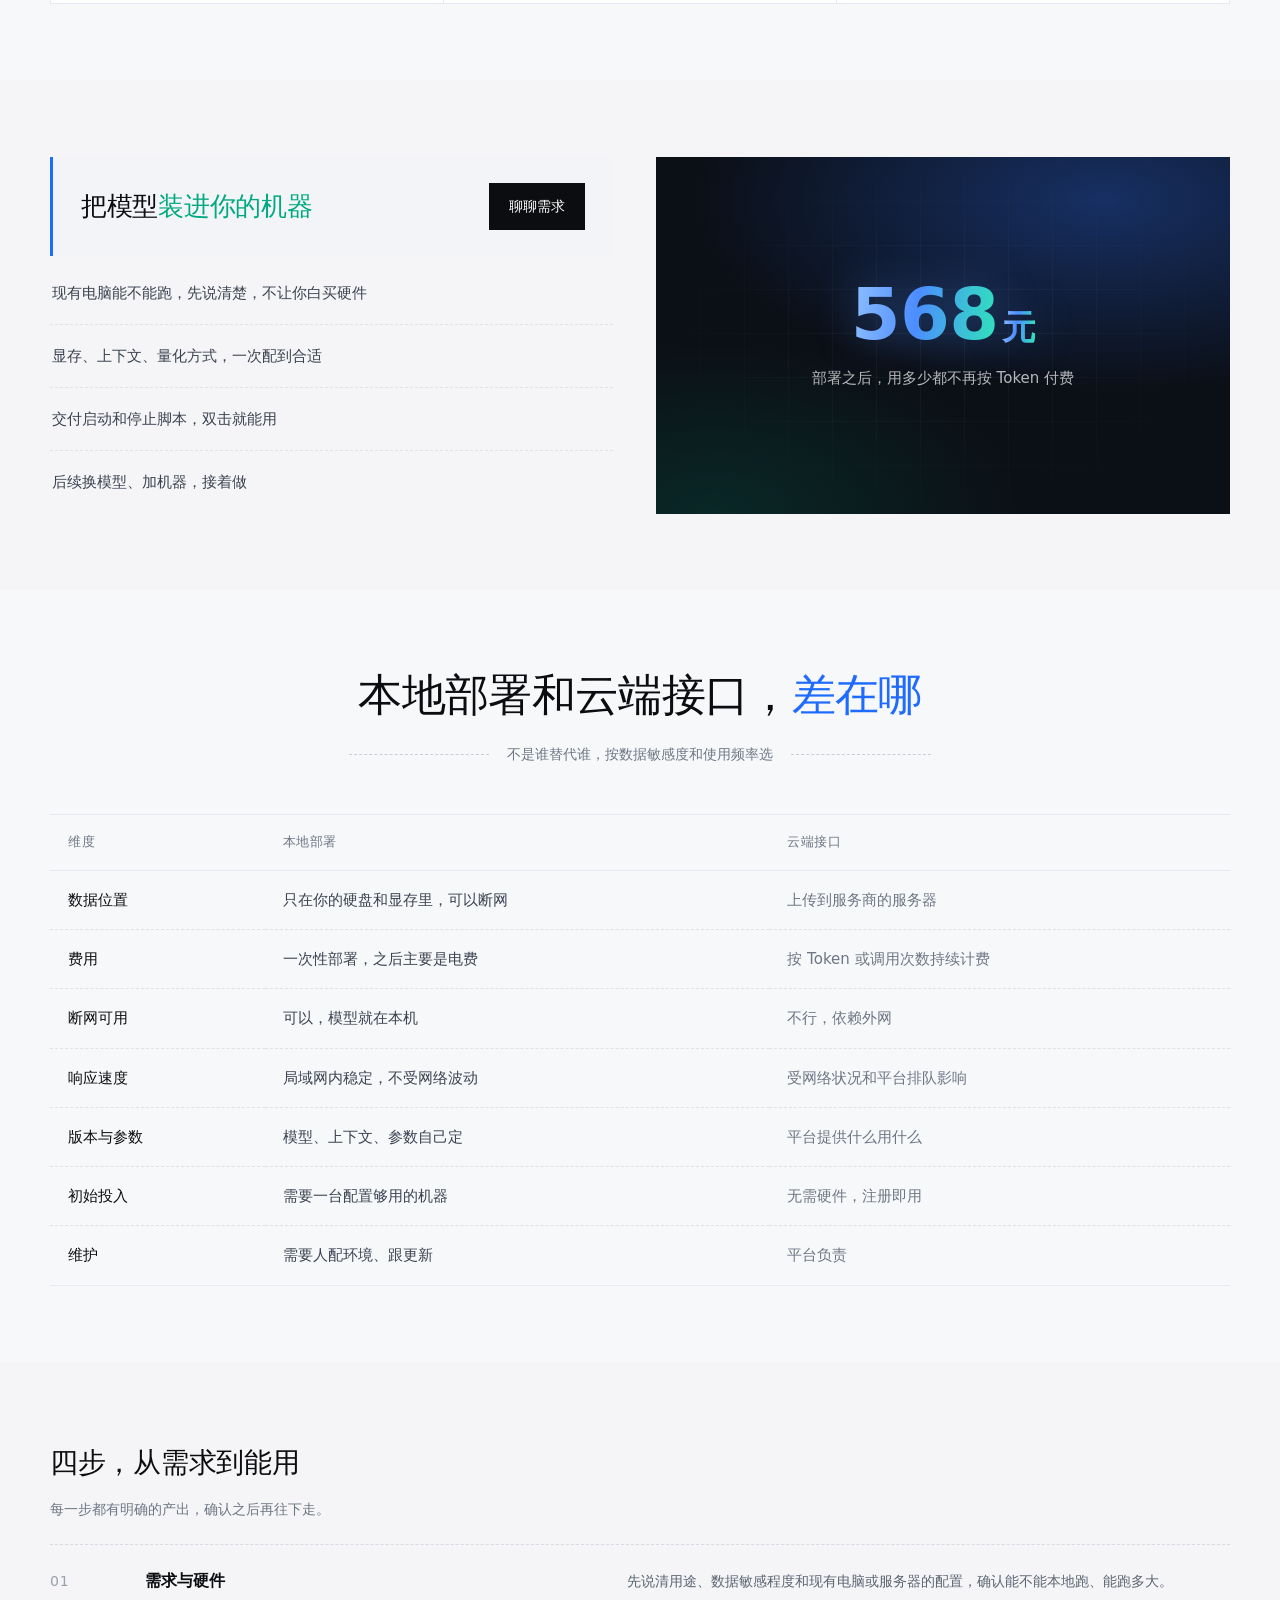
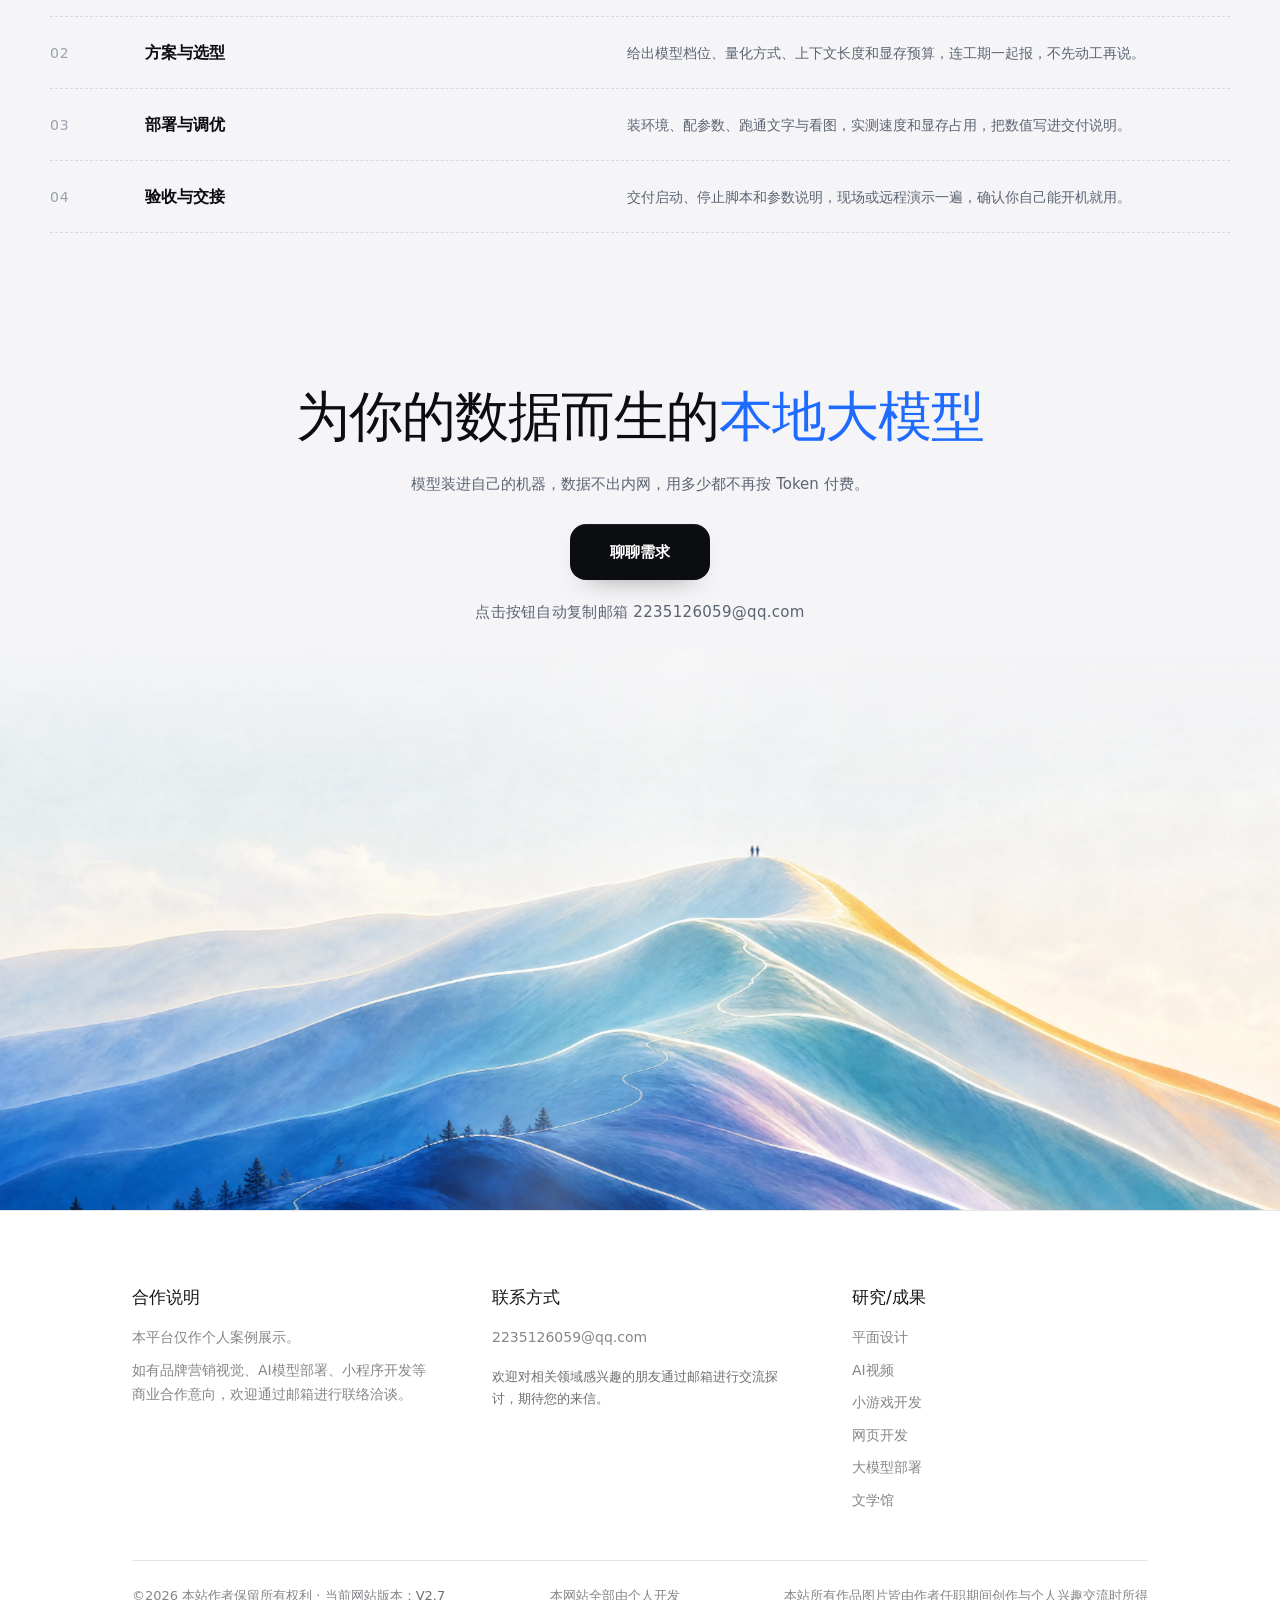
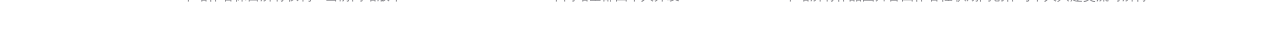
<file: llm.html>
<!DOCTYPE html>
<html lang="zh-CN" class="no-js">
<head>
<meta charset="utf-8">
<meta name="viewport" content="width=device-width, initial-scale=1, viewport-fit=cover">
<title>大模型部署 · 个人网页开发</title>
<meta name="description" content="本地大模型部署服务：模型装进你自己的电脑或服务器，数据不出内网、不按 Token 计费、断网也能用；从选型、部署到接入现有系统一次交付。">
<meta name="theme-color" content="#0B1220">
<link rel="icon" type="image/png" sizes="64x64" href="assets/img/favicon-pineapple.png?v=2">
<link rel="apple-touch-icon" href="assets/img/apple-touch-icon.png?v=2">
<!-- ⚠️ 必须在样式表之前把 .js 挂上，不能等到 body 末尾的 site.js。
     首屏入场的初始态（opacity:0）只写在 `.js` 选择器下面 ——
     .js 挂晚了的话，浏览器已经按「全可见」画过一帧，
     挂上 .js 时元素是从 1 变成 0（还带着 110ms 的 transition-delay），
     紧接着两个 rAF 后又加 is-in 把它拉回 1，
     这次过渡是 1→1，**入场动画直接看不出来**（刷新时偶发，取决于谁先到）。
     标题的单字没有这个问题 —— 它们是 JS 之后才创建的，首个计算值就是 0。 -->
<script>document.documentElement.classList.remove('no-js');
document.documentElement.classList.add('js');
/* 兜底：site.js 万一没跑起来（文件缺失、被杀软拦、路径写错），
   就把 .js 撤掉。否则所有 .reveal 元素会永远停在 opacity:0 —— 整页白屏。
   site.js 一旦执行就会置上 window.__siteReady，这个定时器就什么都不做。 */
setTimeout(function () {
  if (!window.__siteReady) document.documentElement.classList.remove('js');
}, 4000);</script>

<link rel="stylesheet" href="assets/css/tokens.css">
<link rel="stylesheet" href="assets/css/base.css">
<link rel="stylesheet" href="assets/css/site.css">
<link rel="stylesheet" href="assets/css/llm-serve.css">
</head>
<body>

<a class="skip-link" href="#main">跳到主要内容</a>

<nav class="site-nav site-nav--bar" aria-label="主导航">
  <div class="site-nav__inner">
    <a class="site-nav__home" href="index.html">首页</a>
    <button class="nav-toggle" type="button"
            aria-expanded="false" aria-controls="nav-list" aria-label="打开菜单">
      <span class="nav-toggle__bar"></span>
    </button>
    <ul class="site-nav__list" id="nav-list">
        <li><a class="site-nav__link" href="design.html">平面设计</a></li>
        <li><a class="site-nav__link" href="ai-video.html">AI视频</a></li>
        <li><a class="site-nav__link" href="game.html">小游戏开发</a></li>
        <li><a class="site-nav__link" href="web.html">网页开发</a></li>
        <li><a class="site-nav__link" aria-current="page" href="llm.html">大模型部署</a></li>
        <li><a class="site-nav__link" href="culture.html">文学馆</a></li>
</ul>
  </div>
</nav>

<main id="main">

  <!-- 深色首屏（2026-10-15）。
       用户点名参考豆包下载页（doubao.com/download/desktop）的版式：
       深色首屏放「大标题 + 一行副文 + 一个胶囊按钮 + 一块产品界面」，
       下面接浅色的大圆角卡片区。配色也是照它取的
       （深靛蓝 → 近黑 + 蓝色主按钮）。
       首屏那块「产品界面」这儿换成了**真的启动命令** —— 这一页要讲的就是它。 -->
  <header class="llm-hero">
    <!-- 点阵背景：一团会自己转的球（site.js 第 25b 节，真粒子系统，每帧重算）。
         底下只有**一束**蓝光（.llm-hero::before）—— 用户：「背景是不是有两束蓝光，
         改成一束光，整体一点」 -->
    <div class="llm-hero__flow" aria-hidden="true">
      <div class="llm-hero__flow-spin"><canvas class="llm-hero__flow-cv"></canvas></div>
    </div>
    <div class="llm-hero__inner">
      <p class="llm-hero__badge">本地大模型部署指南</p>
      <h1 class="llm-hero__title">
        <!-- 「量化大模型」原本做过一版蓝色渐变（参考图是「超拉风」），
             2026-10-15 用户看过之后决定**改回白色**，跟标题其余部分一致。
             相关 CSS（--llm-blue / .llm-blue）已一并删掉，别再加回来。 -->
        <span>还在各大平台<br class="llm-br">疯狂烧Token<span class="llm-q">？</span></span>
        <span>不如来部署<br class="llm-br2">大模型<span class="llm-grad">免费用</span></span>
      </h1>
      <!-- 2026-10-29 用户要求去掉首屏那两句里的第一句（llama.cpp / Qwen 那句）
           和下面两个按钮，只留「不联网、不租显卡……」这一句。 -->
      <p class="llm-hero__sub">
        <span>不联网、不花钱，不买API，只要双击一个 .bat 就能用！</span>
      </p>

      <div class="llm-win llm-win--dark llm-hero__win llm-video">
        <div class="llm-win__bar">
          <span class="llm-win__dots" aria-hidden="true"><i></i><i></i><i></i></span>
          <span class="llm-win__name">Agent · 本地部署</span>
          <span class="llm-win__tag">01:24 / 21:9</span>
        </div>
        <video class="llm-video__el" src="assets/video/agent-local.mp4" poster="assets/video/agent-local-poster.jpg" autoplay muted loop playsinline preload="metadata" aria-label="Agent 能力与本地部署演示，无音轨"></video>
      </div>
    </div>
  </header>


  <!-- ====================================================================
       本地部署服务（2026-11-07 第二版）
       用户要求：首屏不动，下面全部按火山引擎首页的排版重做——
       居中细体标题 + 虚线副题、1px 描边扁平网格、产品行列表、
       左文右深色图分栏。样式在 assets/css/llm-serve.css。
       ==================================================================== -->

  <section class="vs-sec vs-wrap" aria-label="本地部署的四件事">
    <div class="vs-promises">
      <article class="vs-promise reveal-line">
        <svg viewBox="0 0 24 24" fill="none" stroke="currentColor" stroke-linecap="round" stroke-linejoin="round" aria-hidden="true">
          <ellipse cx="12" cy="5.6" rx="7.4" ry="2.9"/>
          <path d="M4.6 5.6v6c0 1.6 3.3 2.9 7.4 2.9s7.4-1.3 7.4-2.9v-6"/>
          <path d="M4.6 11.6v6c0 1.6 3.3 2.9 7.4 2.9s7.4-1.3 7.4-2.9v-6"/>
        </svg>
        <div>
          <h3>数据不出本机</h3>
          <p>对话、合同、素材只在你这台机器上处理，不经过第三方接口。</p>
        </div>
      </article>

      <article class="vs-promise reveal-line">
        <svg viewBox="0 0 24 24" fill="none" stroke="currentColor" stroke-linecap="round" stroke-linejoin="round" aria-hidden="true">
          <circle cx="12" cy="12" r="8.6"/>
          <path d="M8.8 8.4 12 12l3.2-3.6M12 12v5.2M9.3 13.6h5.4"/>
        </svg>
        <div>
          <h3>不按 Token 计费</h3>
          <p>一次部署，之后只有电费；写得越多、用得越久越划算。</p>
        </div>
      </article>

      <article class="vs-promise reveal-line">
        <svg viewBox="0 0 24 24" fill="none" stroke="currentColor" stroke-linecap="round" stroke-linejoin="round" aria-hidden="true">
          <path d="M3.2 3.4 20.8 20.6"/>
          <path d="M5.2 9.6a11.4 11.4 0 0 1 3.1-2"/>
          <path d="M9.8 5.2a13 13 0 0 1 9 2.6"/>
          <path d="M8.6 14.2a6 6 0 0 1 6.7-.7"/>
          <path d="M12 18.2h.01"/>
        </svg>
        <div>
          <h3>断网也能用</h3>
          <p>内网、出差、临时断网，双击启动脚本就能开工。</p>
        </div>
      </article>

      <article class="vs-promise reveal-line">
        <svg viewBox="0 0 24 24" fill="none" stroke="currentColor" stroke-linecap="round" stroke-linejoin="round" aria-hidden="true">
          <path d="M12 3.2 19.8 7.6v8.8L12 20.8 4.2 16.4V7.6L12 3.2z"/>
          <path d="M4.4 7.7 12 12.1l7.6-4.4M12 12.1v8.6"/>
        </svg>
        <div>
          <h3>一次部署长期用</h3>
          <p>模型、上下文、参数自己定，不受平台更新和调价影响。</p>
        </div>
      </article>
    </div>
  </section>

  <section class="vs-sec vs-sec--tint" aria-labelledby="vs-safe-title">
    <div class="vs-wrap">
      <div class="vs-head">
        <h2 id="vs-safe-title">三层<em>数据防护</em>，<span class="vs-keep">模型只用在自己手里</span></h2>
        <p class="vs-note">本地存储 · 内网访问 · 可审计可备份</p>
      </div>

      <div class="vs-three">
        <div class="vs-three__col reveal-line">
          <h3>数据 <em>不出门</em></h3>
          <svg class="vs-three__ico" viewBox="0 0 24 24" fill="none" stroke="currentColor" stroke-linecap="round" stroke-linejoin="round" aria-hidden="true">
            <path d="M12 3.2 19.8 7.6v8.8L12 20.8 4.2 16.4V7.6L12 3.2z"/>
            <path d="M4.4 7.7 12 12.1l7.6-4.4M12 12.1v8.6"/>
          </svg>
          <p>模型文件、对话记录、上传的文档都留在本机硬盘，不经过任何云端接口。</p>
          <ul>
            <li><a href="#vs-model">本地存储</a></li>
            <li><a href="#vs-model">断网运行</a></li>
            <li><a href="#vs-compare">记录不外传</a></li>
          </ul>
        </div>

        <div class="vs-three__col reveal-line">
          <h3>访问 <em>控得住</em></h3>
          <svg class="vs-three__ico" viewBox="0 0 24 24" fill="none" stroke="currentColor" stroke-linecap="round" stroke-linejoin="round" aria-hidden="true">
            <rect x="3.6" y="9.4" width="16.8" height="4.6"/>
            <rect x="3.6" y="14.6" width="16.8" height="4.6"/>
          </svg>
          <p>默认只监听本机；需要多人用时走内网、白名单和账号权限，不裸露在公网。</p>
          <ul>
            <li><a href="#vs-serve">默认 127.0.0.1</a></li>
            <li><a href="#vs-serve">内网访问</a></li>
            <li><a href="#vs-serve">权限分配</a></li>
          </ul>
        </div>

        <div class="vs-three__col reveal-line">
          <h3>运维 <em>看得见</em></h3>
          <svg class="vs-three__ico" viewBox="0 0 24 24" fill="none" stroke="currentColor" stroke-linecap="round" stroke-linejoin="round" aria-hidden="true">
            <path d="M12 4.2 20.4 19.4H3.6L12 4.2z"/>
          </svg>
          <p>启动、停止、显存占用、日志都在自己手里，随时可查、可备份、可迁移。</p>
          <ul>
            <li><a href="#vs-flow">显存监控</a></li>
            <li><a href="#vs-flow">日志留存</a></li>
            <li><a href="#vs-flow">备份迁移</a></li>
          </ul>
        </div>
      </div>
    </div>
  </section>

  <section class="vs-sec" id="vs-model" aria-labelledby="vs-model-title">
    <div class="vs-wrap">
      <div class="vs-sec-head">
        <div>
          <h2 id="vs-model-title">能部署哪些模型</h2>
          <p>按显存分档，档位越高越聪明，也越吃显卡。</p>
        </div>
        <a class="vs-link" href="#llm-contact">按你的配置挑 →</a>
      </div>

      <ul class="vs-rows">
        <li class="vs-row reveal-line">
          <span class="vs-row__ico">2B</span>
          <div>
            <h3>轻量档</h3>
            <p>日常问答、写作、整理资料；老笔记本和核显小主机也能跑。</p>
          </div>
          <div class="vs-row__meta"><b>4 GB</b> 显存<br>128 K 上下文</div>
        </li>

        <li class="vs-row reveal-line">
          <span class="vs-row__ico vs-row__ico--mint">4B</span>
          <div>
            <h3>均衡档 <span class="vs-hot">推荐</span></h3>
            <p>速度和质量的平衡点，多数办公、设计、文案场景够用。</p>
          </div>
          <div class="vs-row__meta"><b>6 GB</b> 显存<br>128 K 上下文</div>
        </li>

        <li class="vs-row reveal-line">
          <span class="vs-row__ico vs-row__ico--violet">9B</span>
          <div>
            <h3>质量档</h3>
            <p>长文档理解、复杂指令、多轮改写，明显比小模型稳。</p>
          </div>
          <div class="vs-row__meta"><b>8–12 GB</b> 显存<br>32–64 K 上下文</div>
        </li>

        <li class="vs-row reveal-line">
          <span class="vs-row__ico vs-row__ico--sand">14B</span>
          <div>
            <h3>进阶档</h3>
            <p>更细的推理和专业术语，适合长期做同一类内容的人。</p>
          </div>
          <div class="vs-row__meta"><b>16 GB</b> 显存<br>32 K 上下文</div>
        </li>

        <li class="vs-row reveal-line">
          <span class="vs-row__ico vs-row__ico--dark">32B</span>
          <div>
            <h3>专业档</h3>
            <p>接近云端大模型的效果，适合团队共用或高要求场景。</p>
          </div>
          <div class="vs-row__meta"><b>24 GB+</b> 显存<br>32–64 K 上下文</div>
        </li>
      </ul>
    </div>
  </section>

  <section class="vs-sec vs-sec--tint" id="vs-serve" aria-labelledby="vs-serve-title">
    <div class="vs-wrap">
      <div class="vs-sec-head">
        <div>
          <h2 id="vs-serve-title">部署服务包含什么</h2>
          <p>不只是把服务跑起来，配置、脚本和说明一起交到你手里。</p>
        </div>
        <a class="vs-link" href="#llm-contact">聊聊你的需求 →</a>
      </div>

      <div class="vs-grid3">
        <article class="vs-cell reveal-line">
          <h3>环境与显卡调优</h3>
          <p>装驱动、配 CUDA、按显存决定每层放显卡还是内存，让现有机器跑出该有的速度。</p>
        </article>
        <article class="vs-cell reveal-line">
          <h3>模型选型与量化</h3>
          <p>按显卡、语言和任务挑档位；量化方案、上下文长度、并发数一起定。</p>
        </article>
        <article class="vs-cell reveal-line">
          <h3>多模态与联网</h3>
          <p>看图、读文档、看视频；需要最新信息时接搜索，能力按业务开。</p>
        </article>
        <article class="vs-cell reveal-line">
          <h3>接入现有系统</h3>
          <p>本地服务提供标准接口，网页、微信、办公系统都能调，也能做成双击就开的工具。</p>
        </article>
        <article class="vs-cell reveal-line">
          <h3>内网与权限</h3>
          <p>内网访问、账号和白名单按需要开放；不需要联网的场景，直接断开外网。</p>
        </article>
        <article class="vs-cell reveal-line">
          <h3>交付与维护</h3>
          <p>交付启动、停止脚本和参数说明；后续换模型、扩显存、加机器都能接着做。</p>
        </article>
      </div>
    </div>
  </section>

  <section class="vs-sec" aria-labelledby="vs-split-title">
    <div class="vs-wrap">
      <div class="vs-split">
        <div class="reveal-line">
          <div class="vs-split__head">
            <h2 id="vs-split-title">把模型<em>装进你的机器</em></h2>
            <a class="vs-btn" href="#llm-contact">聊聊需求</a>
          </div>
          <ul class="vs-lines">
            <li>现有电脑能不能跑，先说清楚，不让你白买硬件</li>
            <li>显存、上下文、量化方式，一次配到合适</li>
            <li>交付启动和停止脚本，双击就能用</li>
            <li>后续换模型、加机器，接着做</li>
          </ul>
        </div>

        <div class="vs-split__visual reveal-line" aria-hidden="true">
          <div>
            <b class="vs-zero" data-count-from="12800">
              <span class="vs-zero__num">0</span><span class="vs-zero__unit">元</span>
            </b>
            <span class="vs-zero__caption">部署之后，用多少都不再按 Token 付费</span>
          </div>
        </div>
      </div>
    </div>
  </section>

  <section class="vs-sec vs-sec--tint" id="vs-compare" aria-labelledby="vs-compare-title">
    <div class="vs-wrap">
      <div class="vs-head">
        <h2 id="vs-compare-title">本地部署和云端接口，<em>差在哪</em></h2>
        <p class="vs-note">不是谁替代谁，按数据敏感度和使用频率选</p>
      </div>

      <div class="vs-table-wrap reveal-line">
        <table class="vs-table">
          <thead>
            <tr><th scope="col">维度</th><th scope="col">本地部署</th><th scope="col">云端接口</th></tr>
          </thead>
          <tbody>
            <tr><th scope="row">数据位置</th><td>只在你的硬盘和显存里，可以断网</td><td>上传到服务商的服务器</td></tr>
            <tr><th scope="row">费用</th><td>一次性部署，之后主要是电费</td><td>按 Token 或调用次数持续计费</td></tr>
            <tr><th scope="row">断网可用</th><td>可以，模型就在本机</td><td>不行，依赖外网</td></tr>
            <tr><th scope="row">响应速度</th><td>局域网内稳定，不受网络波动</td><td>受网络状况和平台排队影响</td></tr>
            <tr><th scope="row">版本与参数</th><td>模型、上下文、参数自己定</td><td>平台提供什么用什么</td></tr>
            <tr><th scope="row">初始投入</th><td>需要一台配置够用的机器</td><td>无需硬件，注册即用</td></tr>
            <tr><th scope="row">维护</th><td>需要人配环境、跟更新</td><td>平台负责</td></tr>
          </tbody>
        </table>
      </div>
    </div>
  </section>

  <section class="vs-sec" id="vs-flow" aria-labelledby="vs-flow-title">
    <div class="vs-wrap">
      <div class="vs-sec-head">
        <div>
          <h2 id="vs-flow-title">四步，从需求到能用</h2>
          <p>每一步都有明确的产出，确认之后再往下走。</p>
        </div>
      </div>

      <ol class="vs-flow">
        <li class="reveal-line">
          <span class="vs-flow__no">01</span>
          <h3>需求与硬件</h3>
          <p>先说清用途、数据敏感程度和现有电脑或服务器的配置，确认能不能本地跑、能跑多大。</p>
        </li>
        <li class="reveal-line">
          <span class="vs-flow__no">02</span>
          <h3>方案与选型</h3>
          <p>给出模型档位、量化方式、上下文长度和显存预算，连工期一起报，不先动工再说。</p>
        </li>
        <li class="reveal-line">
          <span class="vs-flow__no">03</span>
          <h3>部署与调优</h3>
          <p>装环境、配参数、跑通文字与看图，实测速度和显存占用，把数值写进交付说明。</p>
        </li>
        <li class="reveal-line">
          <span class="vs-flow__no">04</span>
          <h3>验收与交接</h3>
          <p>交付启动、停止脚本和参数说明，现场或远程演示一遍，确认你自己能开机就用。</p>
        </li>
      </ol>
    </div>
  </section>

  <section class="vs-final" id="llm-contact" aria-labelledby="vs-final-title">
    <div class="vs-wrap vs-final__head">
      <h2 class="reveal-line" id="vs-final-title"><span class="vs-keep">为你的数据而生的</span><em>本地大模型</em></h2>
      <p class="reveal-line">模型装进自己的机器，数据不出内网，用多少都不再按 Token 付费。</p>
      <button class="vs-final__btn reveal-line" type="button" data-copy-email="2235126059@qq.com"
              aria-label="复制邮箱 2235126059@qq.com">聊聊需求</button>
      <p class="vs-final__hint reveal-line">点击按钮自动复制邮箱 2235126059@qq.com</p>
    </div>

    <div class="vs-final__scene" aria-hidden="true">
      <img src="assets/img/llm/mountain.webp" width="3840" height="2160"
           alt="" loading="lazy" decoding="async">
      <span class="vs-final__ray"></span>
      <span class="vs-final__mote vs-final__mote--a"></span>
      <span class="vs-final__mote vs-final__mote--b"></span>
      <span class="vs-final__mote vs-final__mote--c"></span>
      <span class="vs-final__mote vs-final__mote--d"></span>
    </div>
  </section>

</main>

<footer class="site-footer">
  <div class="wrap">
    <div class="site-footer__grid">
      <div>
        <p class="site-footer__title">合作说明</p>
        <div class="site-footer__about">
          <p>本平台仅作个人案例展示。</p>
          <p>如有品牌营销视觉、AI模型部署、小程序开发等商业合作意向，欢迎通过邮箱进行联络洽谈。</p>
        </div>
      </div>
      <div>
        <p class="site-footer__title">联系方式</p>
        <ul class="site-footer__list">
          <li><a href="https://mail.qq.com/" target="_blank" rel="noopener noreferrer">2235126059@qq.com</a></li>
        </ul>
        <p class="site-footer__note">欢迎对相关领域感兴趣的朋友通过邮箱进行交流探讨，期待您的来信。</p>
      </div>
      <div>
        <p class="site-footer__title">研究/成果</p>
        <ul class="site-footer__list">
          <li><a href="design.html">平面设计</a></li>
          <li><a href="ai-video.html">AI视频</a></li>
          <li><a href="game.html">小游戏开发</a></li>
          <li><a href="web.html">网页开发</a></li>
          <li><a href="llm.html">大模型部署</a></li>
          <li><a href="culture.html">文学馆</a></li>
        </ul>
      </div>
    </div>

    <div class="site-footer__bottom">
      <span>©<span id="year">2026</span> 本站作者保留所有权利 · 当前网站版本：<span class="site-ver">V2.7</span></span>
      <span>本网站全部由个人开发</span>
      <span>本站所有作品图片皆由作者任职期间创作与个人兴趣交流时所得</span>
    </div>
  </div>
</footer>

<script src="assets/js/site.js?v=20261109b"></script>
<script src="assets/js/llm.js?v=20261109b"></script>
</body>
</html>
</file>
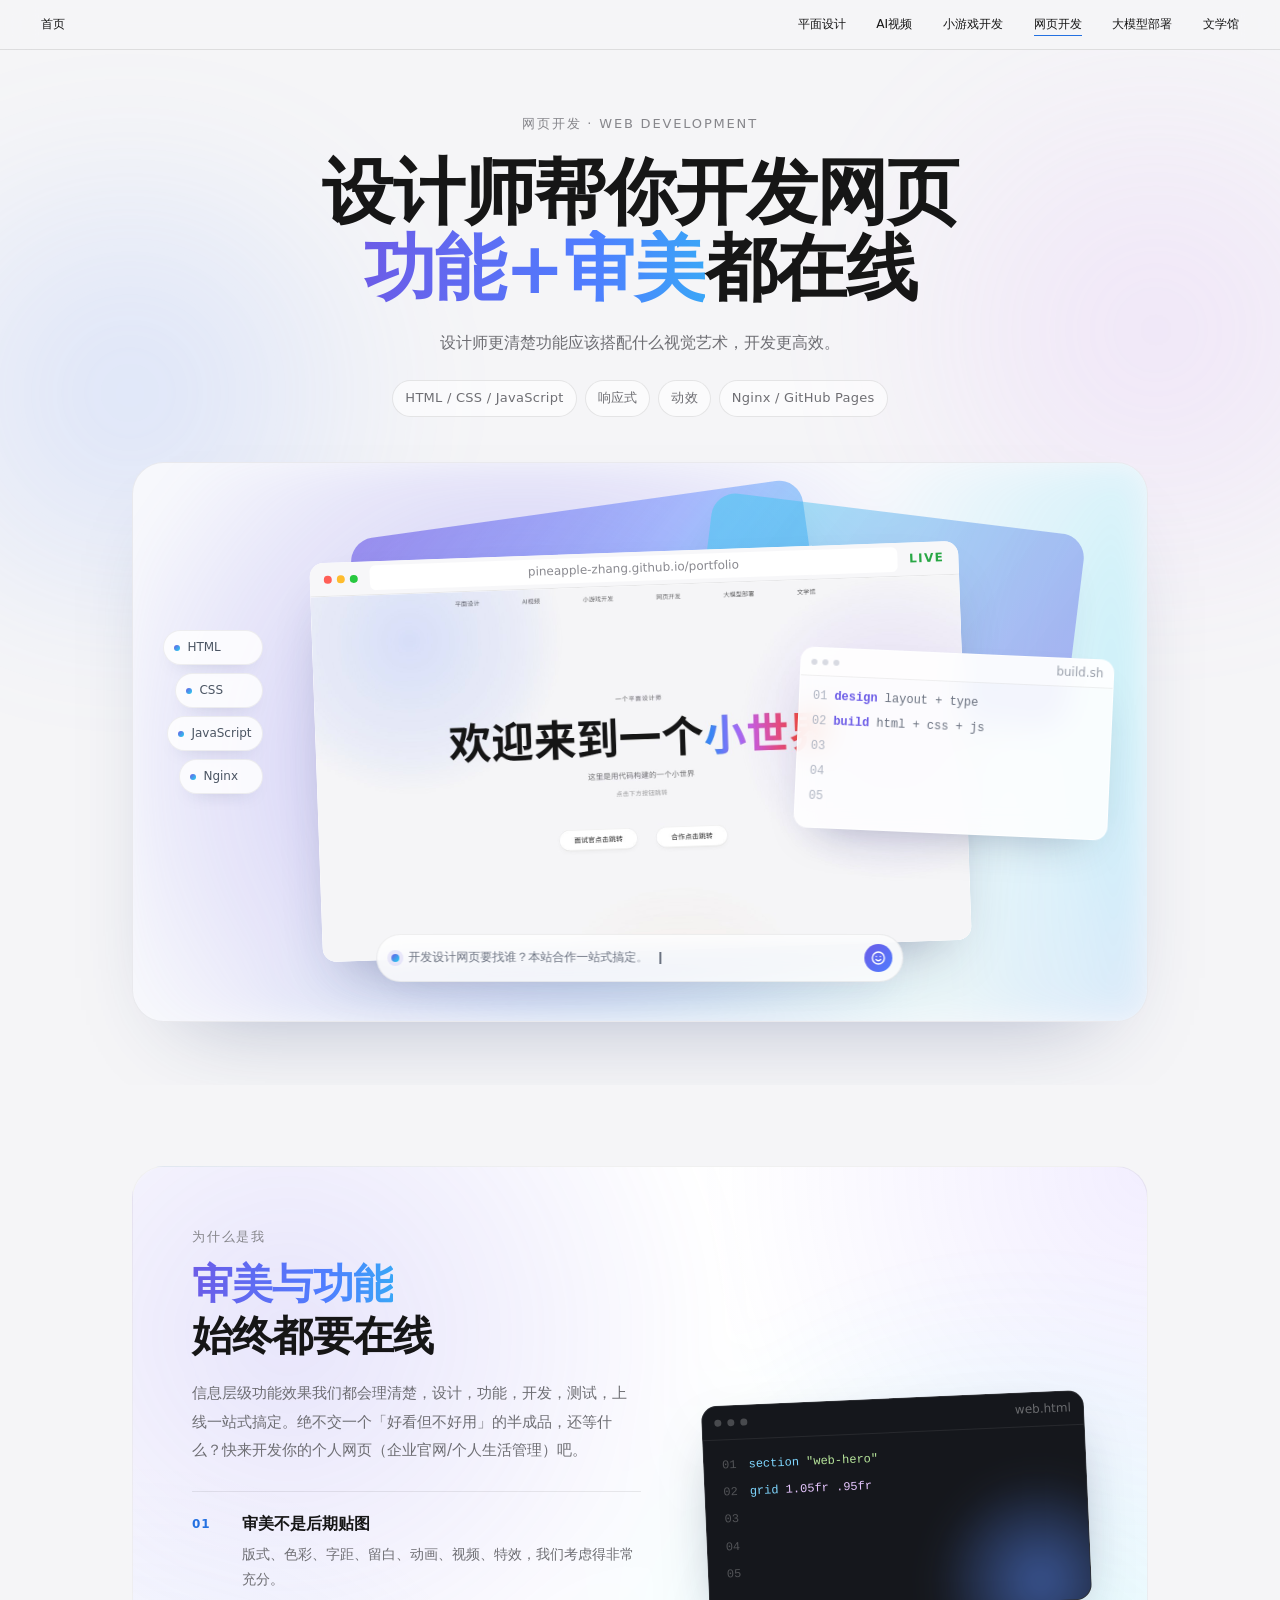
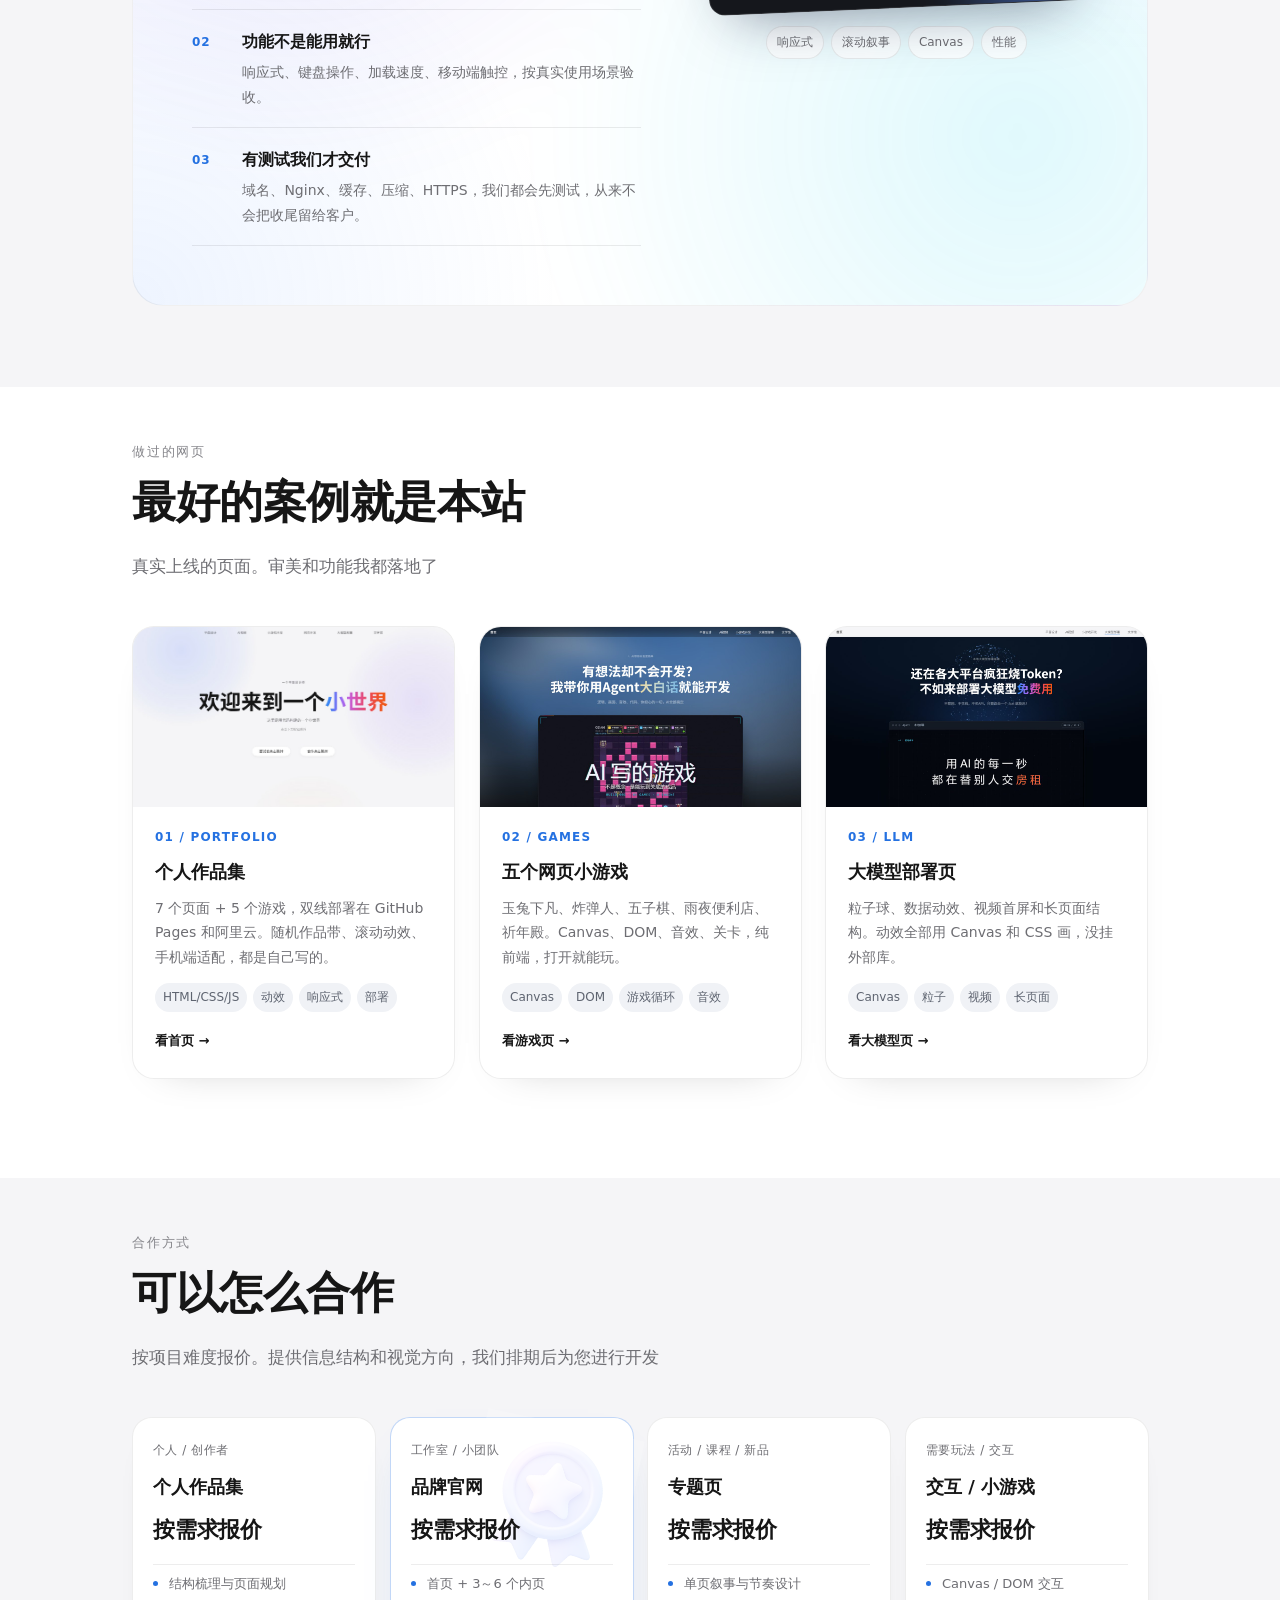
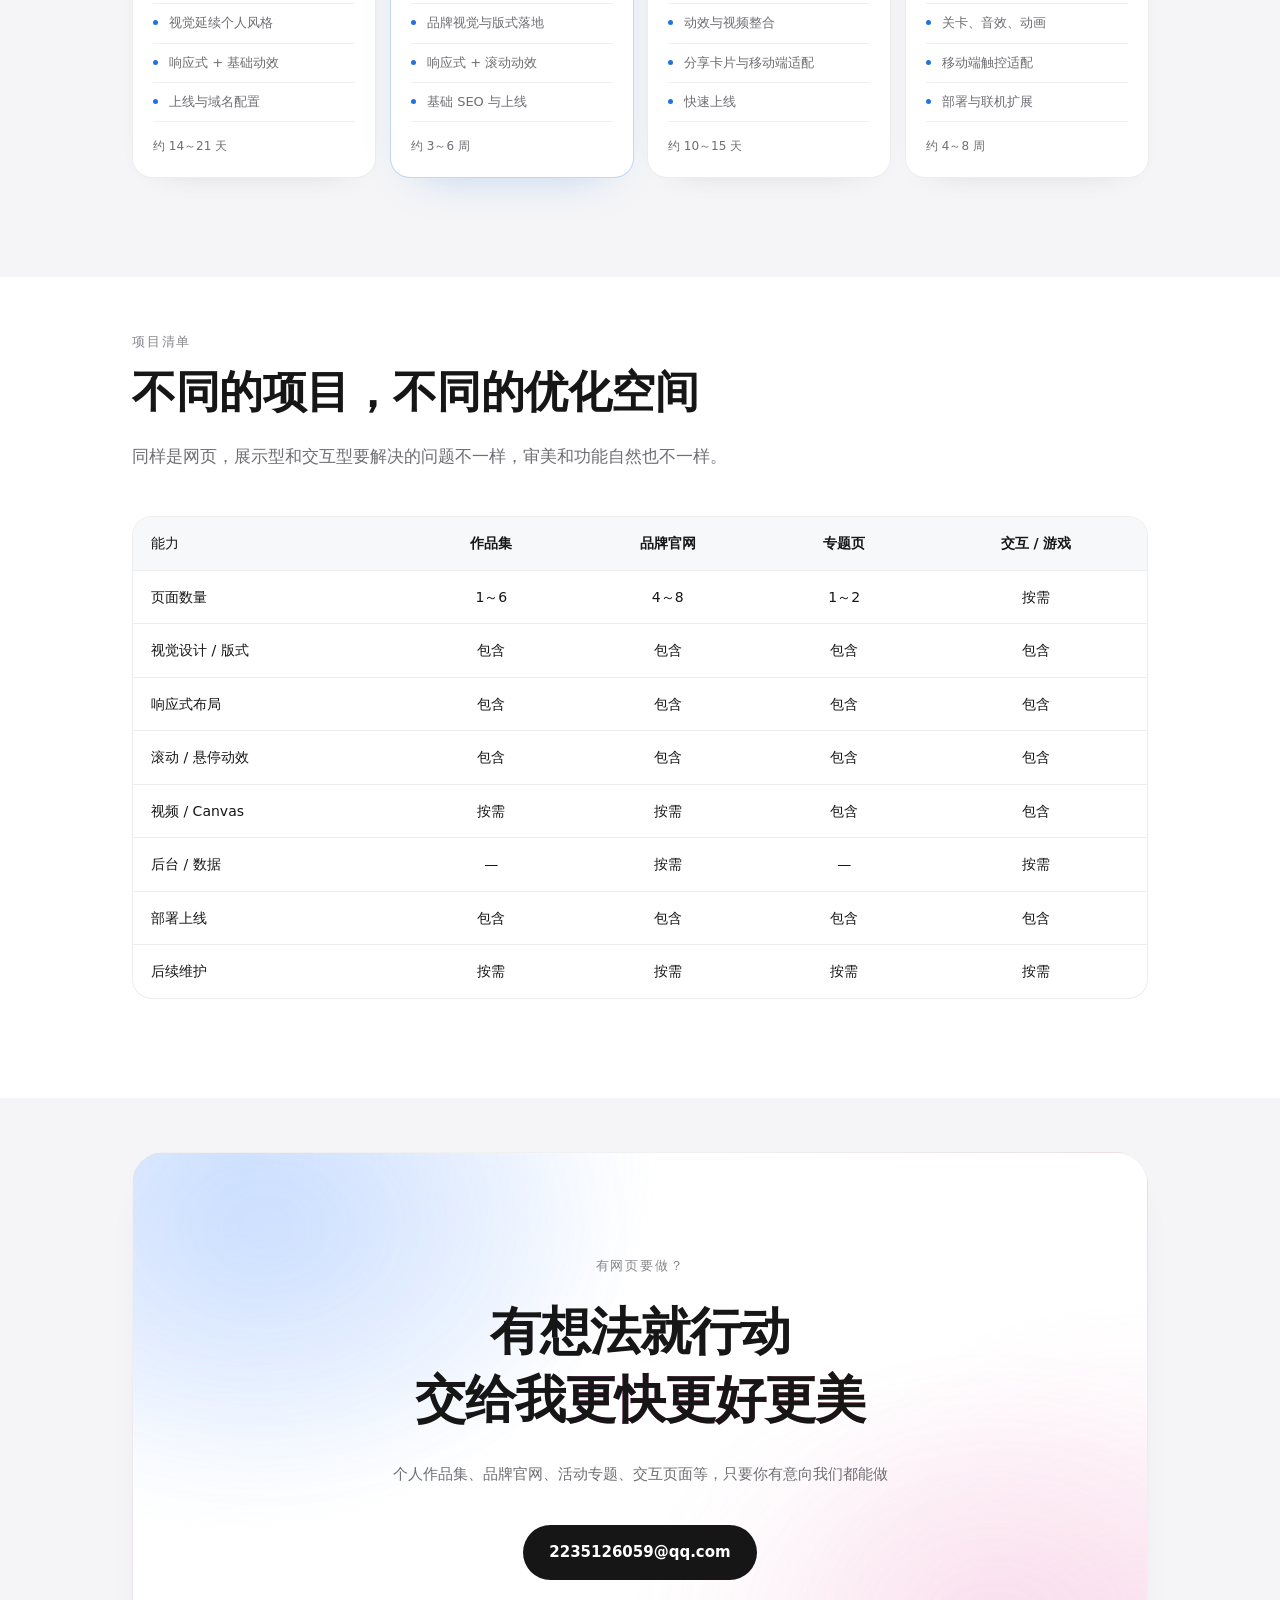
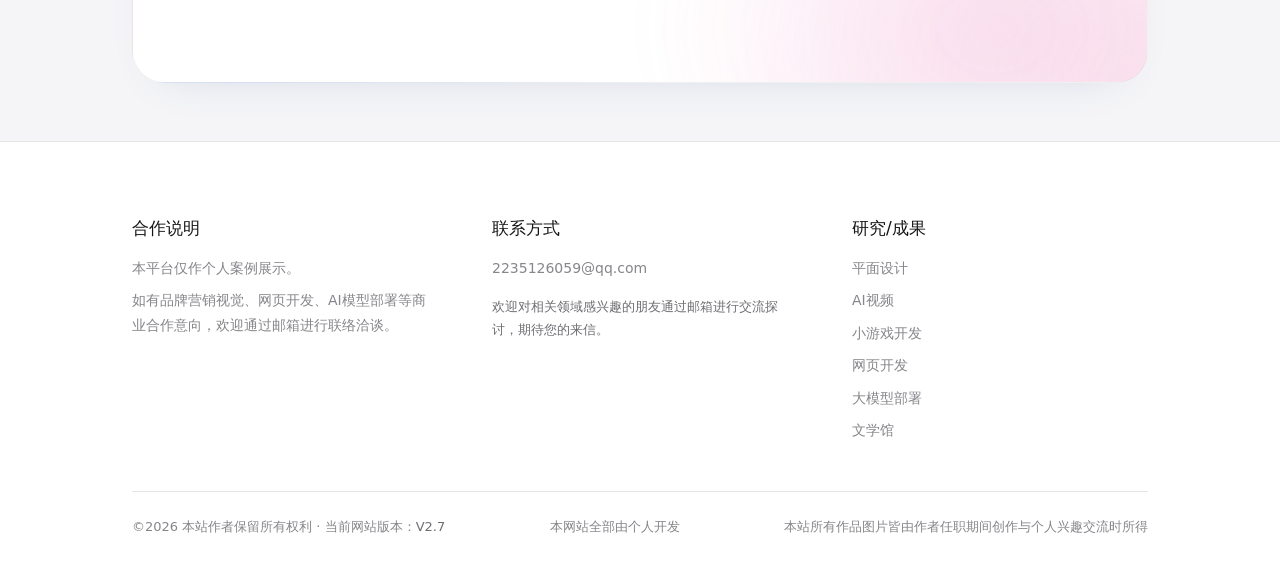
<file: web.html>
<!DOCTYPE html>
<html lang="zh-CN" class="no-js">
<head>
<meta charset="utf-8">
<meta name="viewport" content="width=device-width, initial-scale=1, viewport-fit=cover">
<title>网页开发 · 个人网页开发</title>
<meta name="description" content="设计师帮你开发网页，功能+审美都在线：从结构、视觉到前端实现与上线，展示个人作品集、网页小游戏与大模型部署页的开发过程。">
<meta name="theme-color" content="#F5F5F7">
<link rel="icon" type="image/png" sizes="64x64" href="assets/img/favicon-pineapple.png?v=2">
<link rel="apple-touch-icon" href="assets/img/apple-touch-icon.png?v=2">
<script>document.documentElement.classList.remove('no-js');
document.documentElement.classList.add('js');
setTimeout(function () {
  if (!window.__siteReady) document.documentElement.classList.remove('js');
}, 4000);</script>
<link rel="stylesheet" href="assets/css/tokens.css">
<link rel="stylesheet" href="assets/css/base.css">
<link rel="stylesheet" href="assets/css/site.css">
<link rel="stylesheet" href="assets/css/web.css">
</head>
<body>

<a class="skip-link" href="#main">跳到主要内容</a>

<nav class="site-nav site-nav--bar" aria-label="主导航">
  <div class="site-nav__inner">
    <a class="site-nav__home" href="index.html">首页</a>
    <button class="nav-toggle" type="button"
            aria-expanded="false" aria-controls="nav-list" aria-label="打开菜单">
      <span class="nav-toggle__bar"></span>
    </button>
    <ul class="site-nav__list" id="nav-list">
        <li><a class="site-nav__link" href="design.html">平面设计</a></li>
        <li><a class="site-nav__link" href="ai-video.html">AI视频</a></li>
        <li><a class="site-nav__link" href="game.html">小游戏开发</a></li>
        <li><a class="site-nav__link" aria-current="page" href="web.html">网页开发</a></li>
        <li><a class="site-nav__link" href="llm.html">大模型部署</a></li>
        <li><a class="site-nav__link" href="culture.html">文学馆</a></li>
</ul>
  </div>
</nav>

<main id="main">

  <!-- ====================================================================
       网页开发 · 首屏
       版式参考千问 Token Plan 页：浅色、居中、超大标题 + 渐变强调，
       下面是一个会动的舞台：渐变卡片、浏览器、代码卡、技术标签和输入框。
       ==================================================================== -->
  <section class="web-hero">
    <span class="web-hero__glow web-hero__glow--a" aria-hidden="true"></span>
    <span class="web-hero__glow web-hero__glow--b" aria-hidden="true"></span>
    <div class="wrap web-hero__inner">
      <p class="eyebrow web-hero__eyebrow reveal-line">网页开发 · WEB DEVELOPMENT</p>
      <h1 class="web-hero__title reveal-line">设计师帮你开发网页<span class="web-hero__line"><span class="grad">功能+审美</span>都在线</span></h1>
      <p class="web-hero__sub reveal-line">设计师更清楚功能应该搭配什么视觉艺术，开发更高效。</p>
      <ul class="web-hero__meta reveal-line" aria-label="技术范围">
        <li>HTML / CSS / JavaScript</li>
        <li>响应式</li>
        <li>动效</li>
        <li>Nginx / GitHub Pages</li>
      </ul>

      <div class="web-stage reveal-line" role="img"
           aria-label="网页开发动效演示：浏览器窗口、代码卡片、技术标签和输入框">
        <div class="web-stage__mesh" aria-hidden="true"></div>
        <div class="web-stage__pane web-stage__pane--a" aria-hidden="true"></div>
        <div class="web-stage__pane web-stage__pane--b" aria-hidden="true"></div>

        <ul class="web-stage__chips" aria-hidden="true">
          <li><i></i>HTML</li>
          <li><i></i>CSS</li>
          <li><i></i>JavaScript</li>
          <li><i></i>Nginx</li>
        </ul>

        <div class="web-stage__window" aria-hidden="true">
          <div class="web-browser__bar">
            <span class="web-browser__dots"><i></i><i></i><i></i></span>
            <span class="web-browser__url">pineapple-zhang.github.io/portfolio</span>
            <span class="web-browser__live">LIVE</span>
          </div>
          <div class="web-browser__body">
            <img src="assets/img/web/hero-home.jpg" width="1440" height="810"
                 alt="个人作品集首页：欢迎来到一个小世界" fetchpriority="high" decoding="async">
          </div>
        </div>

        <div class="web-stage__code" aria-hidden="true">
          <div class="web-stage__code-bar"><i></i><i></i><i></i><span>build.sh</span></div>
          <div class="web-stage__code-lines">
            <p><b>01</b><span class="web-line__typed"><span class="kw">design</span> layout + type</span></p>
            <p><b>02</b><span class="web-line__typed"><span class="kw">build</span> html + css + js</span></p>
            <p><b>03</b><span class="web-line__typed"><span class="kw">test</span> 360 → 1920</span></p>
            <p><b>04</b><span class="web-line__typed"><span class="kw">deploy</span> nginx</span></p>
            <p class="is-ok"><b>05</b><span class="web-line__typed"><span class="kw">status</span> 200 OK</span></p>
          </div>
        </div>

        <div class="web-stage__prompt" aria-hidden="true">
          <span class="web-stage__prompt-dot"></span>
          <span class="web-stage__prompt-text">开发设计网页要找谁？本站合作一站式搞定。</span>
          <span class="web-stage__send">
            <svg viewBox="0 0 24 24" width="16" height="16" fill="none"
                 stroke="currentColor" stroke-width="2" stroke-linecap="round"
                 aria-hidden="true">
              <circle cx="12" cy="12" r="9"></circle>
              <path d="M8.4 14.2c.9 1.25 2.15 1.9 3.6 1.9s2.7-.65 3.6-1.9"></path>
              <circle cx="9" cy="9.8" r="1" fill="currentColor" stroke="none"></circle>
              <circle cx="15" cy="9.8" r="1" fill="currentColor" stroke="none"></circle>
            </svg>
          </span>
        </div>
      </div>
    </div>
  </section>

  <!-- ====================================================================
       三件事：设计 + 开发 + 上线
       ==================================================================== -->
  <section class="section web-section" aria-labelledby="web-why-title">
    <div class="wrap">
      <div class="web-band">
        <div class="web-band__copy">
          <p class="eyebrow reveal-line">为什么是我</p>
          <h2 class="web-band__title reveal-line" id="web-why-title"><span class="grad">审美与功能</span><br>始终都要在线</h2>
          <p class="web-band__intro reveal-line">信息层级功能效果我们都会理清楚，设计，功能，开发，测试，上线一站式搞定。绝不交一个「好看但不好用」的半成品，还等什么？快来开发你的个人网页（企业官网/个人生活管理）吧。</p>

          <ul class="web-features">
            <li class="web-feature reveal-line">
              <span class="web-feature__no">01</span>
              <div>
                <h3>审美不是后期贴图</h3>
                <p>版式、色彩、字距、留白、动画、视频、特效，我们考虑得非常充分。</p>
              </div>
            </li>
            <li class="web-feature reveal-line">
              <span class="web-feature__no">02</span>
              <div>
                <h3>功能不是能用就行</h3>
                <p>响应式、键盘操作、加载速度、移动端触控，按真实使用场景验收。</p>
              </div>
            </li>
            <li class="web-feature reveal-line">
              <span class="web-feature__no">03</span>
              <div>
                <h3>有测试我们才交付</h3>
                <p>域名、Nginx、缓存、压缩、HTTPS，我们都会先测试，从来不会把收尾留给客户。</p>
              </div>
            </li>
          </ul>
        </div>

        <div class="web-band__visual reveal-line" aria-hidden="true">
          <div class="web-code">
            <div class="web-code__bar"><i></i><i></i><i></i><span>web.html</span></div>
            <div class="web-code__lines">
              <p><b>01</b><span class="web-line__typed"><span class="c-key">section</span> <span class="c-str">"web-hero"</span></span></p>
              <p><b>02</b><span class="web-line__typed"><span class="c-key">grid</span> <span class="c-val">1.05fr .95fr</span></span></p>
              <p><b>03</b><span class="web-line__typed"><span class="c-key">@media</span> <span class="c-val">max-width: 860px</span></span></p>
              <p><b>04</b><span class="web-line__typed"><span class="c-key">deploy</span> <span class="c-str">"nginx"</span></span></p>
              <p><b>05</b><span class="web-line__typed"><span class="c-key">status</span> <span class="c-ok">200 OK</span></span></p>
            </div>
            <div class="web-code__glow"></div>
          </div>
          <div class="web-band__chips">
            <span>响应式</span><span>滚动叙事</span><span>Canvas</span><span>性能</span>
          </div>
        </div>
      </div>
    </div>
  </section>

  <!-- ====================================================================
       做过的网页
       ==================================================================== -->
  <section class="section section--raised" aria-labelledby="web-works-title">
    <div class="wrap">
      <div class="section__head reveal-line">
        <p class="eyebrow section__eyebrow">做过的网页</p>
        <h2 class="section-title" id="web-works-title">最好的案例就是本站</h2>
        <p class="section__intro">真实上线的页面。审美和功能我都落地了</p>
      </div>

      <ul class="web-works">
        <li class="web-work reveal-line">
          <a class="web-work__media" href="index.html" aria-label="查看个人作品集首页">
            <img src="assets/img/web/hero-home.jpg" width="1440" height="810"
                 alt="个人作品集首页截图" loading="lazy" decoding="async">
          </a>
          <div class="web-work__body">
            <p class="web-work__no">01 / PORTFOLIO</p>
            <h3>个人作品集</h3>
            <p>7 个页面 + 5 个游戏，双线部署在 GitHub Pages 和阿里云。随机作品带、滚动动效、手机端适配，都是自己写的。</p>
            <ul class="web-work__tags"><li>HTML/CSS/JS</li><li>动效</li><li>响应式</li><li>部署</li></ul>
            <a class="web-work__link" href="index.html">看首页 →</a>
          </div>
        </li>

        <li class="web-work reveal-line">
          <a class="web-work__media" href="game.html" aria-label="查看小游戏开发页">
            <img src="assets/img/band/pool-game-1.jpg" width="1280" height="720"
                 alt="小游戏开发页截图" loading="lazy" decoding="async">
          </a>
          <div class="web-work__body">
            <p class="web-work__no">02 / GAMES</p>
            <h3>五个网页小游戏</h3>
            <p>玉兔下凡、炸弹人、五子棋、雨夜便利店、祈年殿。Canvas、DOM、音效、关卡，纯前端，打开就能玩。</p>
            <ul class="web-work__tags"><li>Canvas</li><li>DOM</li><li>游戏循环</li><li>音效</li></ul>
            <a class="web-work__link" href="game.html">看游戏页 →</a>
          </div>
        </li>

        <li class="web-work reveal-line">
          <a class="web-work__media" href="llm.html" aria-label="查看大模型部署页">
            <img src="assets/img/band/pool-llm-1.jpg" width="1280" height="720"
                 alt="大模型部署页截图" loading="lazy" decoding="async">
          </a>
          <div class="web-work__body">
            <p class="web-work__no">03 / LLM</p>
            <h3>大模型部署页</h3>
            <p>粒子球、数据动效、视频首屏和长页面结构。动效全部用 Canvas 和 CSS 画，没挂外部库。</p>
            <ul class="web-work__tags"><li>Canvas</li><li>粒子</li><li>视频</li><li>长页面</li></ul>
            <a class="web-work__link" href="llm.html">看大模型页 →</a>
          </div>
        </li>
      </ul>
    </div>
  </section>

  <!-- ====================================================================
       合作方式
       ==================================================================== -->
  <section class="section" aria-labelledby="web-plans-title">
    <div class="wrap">
      <div class="section__head reveal-line">
        <p class="eyebrow section__eyebrow">合作方式</p>
        <h2 class="section-title" id="web-plans-title">可以怎么合作</h2>
        <p class="section__intro">按项目难度报价。提供信息结构和视觉方向，我们排期后为您进行开发</p>
      </div>

      <ul class="web-plans">
        <li class="web-plan reveal-line">
          <p class="web-plan__kicker">个人 / 创作者</p>
          <h3>个人作品集</h3>
          <p class="web-plan__price">按需求报价</p>
          <ul class="web-plan__list">
            <li>结构梳理与页面规划</li>
            <li>视觉延续个人风格</li>
            <li>响应式 + 基础动效</li>
            <li>上线与域名配置</li>
          </ul>
          <p class="web-plan__time">约 14～21 天</p>
          <a class="web-plan__link" href="#web-contact" aria-label="个人作品集：前往联系区域"></a>
        </li>

        <li class="web-plan web-plan--hot reveal-line">
          <p class="web-plan__kicker">工作室 / 小团队</p>
          <h3>品牌官网</h3>
          <p class="web-plan__price">按需求报价</p>
          <ul class="web-plan__list">
            <li>首页 + 3～6 个内页</li>
            <li>品牌视觉与版式落地</li>
            <li>响应式 + 滚动动效</li>
            <li>基础 SEO 与上线</li>
          </ul>
          <p class="web-plan__time">约 3～6 周</p>
          <a class="web-plan__link" href="#web-contact" aria-label="品牌官网：前往联系区域"></a>
        </li>

        <li class="web-plan reveal-line">
          <p class="web-plan__kicker">活动 / 课程 / 新品</p>
          <h3>专题页</h3>
          <p class="web-plan__price">按需求报价</p>
          <ul class="web-plan__list">
            <li>单页叙事与节奏设计</li>
            <li>动效与视频整合</li>
            <li>分享卡片与移动端适配</li>
            <li>快速上线</li>
          </ul>
          <p class="web-plan__time">约 10～15 天</p>
          <a class="web-plan__link" href="#web-contact" aria-label="专题页：前往联系区域"></a>
        </li>

        <li class="web-plan reveal-line">
          <p class="web-plan__kicker">需要玩法 / 交互</p>
          <h3>交互 / 小游戏</h3>
          <p class="web-plan__price">按需求报价</p>
          <ul class="web-plan__list">
            <li>Canvas / DOM 交互</li>
            <li>关卡、音效、动画</li>
            <li>移动端触控适配</li>
            <li>部署与联机扩展</li>
          </ul>
          <p class="web-plan__time">约 4～8 周</p>
          <a class="web-plan__link" href="#web-contact" aria-label="交互 / 小游戏：前往联系区域"></a>
        </li>
      </ul>
    </div>
  </section>

  <!-- ====================================================================
       能力对比
       ==================================================================== -->
  <section class="section section--raised" aria-labelledby="web-table-title">
    <div class="wrap">
      <div class="section__head reveal-line">
        <p class="eyebrow section__eyebrow">项目清单</p>
        <h2 class="section-title" id="web-table-title">不同的项目，不同的优化空间</h2>
        <p class="section__intro">同样是网页，展示型和交互型要解决的问题不一样，审美和功能自然也不一样。</p>
      </div>

      <div class="web-table-wrap reveal-line">
        <table class="web-table">
          <thead>
            <tr>
              <th scope="col">能力</th>
              <th scope="col">作品集</th>
              <th scope="col">品牌官网</th>
              <th scope="col">专题页</th>
              <th scope="col">交互 / 游戏</th>
            </tr>
          </thead>
          <tbody>
            <tr><th scope="row">页面数量</th><td>1～6</td><td>4～8</td><td>1～2</td><td>按需</td></tr>
            <tr><th scope="row">视觉设计 / 版式</th><td>包含</td><td>包含</td><td>包含</td><td>包含</td></tr>
            <tr><th scope="row">响应式布局</th><td>包含</td><td>包含</td><td>包含</td><td>包含</td></tr>
            <tr><th scope="row">滚动 / 悬停动效</th><td>包含</td><td>包含</td><td>包含</td><td>包含</td></tr>
            <tr><th scope="row">视频 / Canvas</th><td>按需</td><td>按需</td><td>包含</td><td>包含</td></tr>
            <tr><th scope="row">后台 / 数据</th><td>—</td><td>按需</td><td>—</td><td>按需</td></tr>
            <tr><th scope="row">部署上线</th><td>包含</td><td>包含</td><td>包含</td><td>包含</td></tr>
            <tr><th scope="row">后续维护</th><td>按需</td><td>按需</td><td>按需</td><td>按需</td></tr>
          </tbody>
        </table>
      </div>
    </div>
  </section>

  <!-- ====================================================================
       底部 CTA
       ==================================================================== -->
  <section class="section web-section" id="web-contact" aria-labelledby="web-cta-title">
    <div class="wrap">
      <div class="web-cta reveal-line">
        <span class="web-cta__sheen" aria-hidden="true"></span>
        <p class="eyebrow">有网页要做？</p>
        <h2 id="web-cta-title">有想法就行动<br><span class="web-cta__seg">交给我</span><span class="web-cta__grad">更快更好更美</span></h2>
        <p>个人作品集、品牌官网、活动专题、交互页面等，只要你有意向我们都能做</p>
        <button class="web-cta__btn" id="contact-copy" type="button" data-track="copy-email" data-email="2235126059@qq.com" aria-label="复制邮箱 2235126059@qq.com">2235126059@qq.com</button>
      </div>
    </div>
  </section>

</main>

<footer class="site-footer">
  <div class="wrap">
    <div class="site-footer__grid">
      <div>
        <p class="site-footer__title">合作说明</p>
        <div class="site-footer__about">
          <p>本平台仅作个人案例展示。</p>
          <p>如有品牌营销视觉、网页开发、AI模型部署等商业合作意向，欢迎通过邮箱进行联络洽谈。</p>
        </div>
      </div>
      <div>
        <p class="site-footer__title">联系方式</p>
        <ul class="site-footer__list">
          <li><a href="https://mail.qq.com/" target="_blank" rel="noopener noreferrer">2235126059@qq.com</a></li>
        </ul>
        <p class="site-footer__note">欢迎对相关领域感兴趣的朋友通过邮箱进行交流探讨，期待您的来信。</p>
      </div>
      <div>
        <p class="site-footer__title">研究/成果</p>
        <ul class="site-footer__list">
          <li><a href="design.html">平面设计</a></li>
          <li><a href="ai-video.html">AI视频</a></li>
          <li><a href="game.html">小游戏开发</a></li>
          <li><a href="web.html">网页开发</a></li>
          <li><a href="llm.html">大模型部署</a></li>
          <li><a href="culture.html">文学馆</a></li>
        </ul>
      </div>
    </div>

    <div class="site-footer__bottom">
      <span>©<span id="year">2026</span> 本站作者保留所有权利 · 当前网站版本：<span class="site-ver">V2.7</span></span>
      <span>本网站全部由个人开发</span>
      <span>本站所有作品图片皆由作者任职期间创作与个人兴趣交流时所得</span>
    </div>
  </div>
</footer>

<script src="assets/js/site.js?v=20261109b"></script>
<script src="assets/js/web.js?v=20261109b"></script>
</body>
</html>
</file>
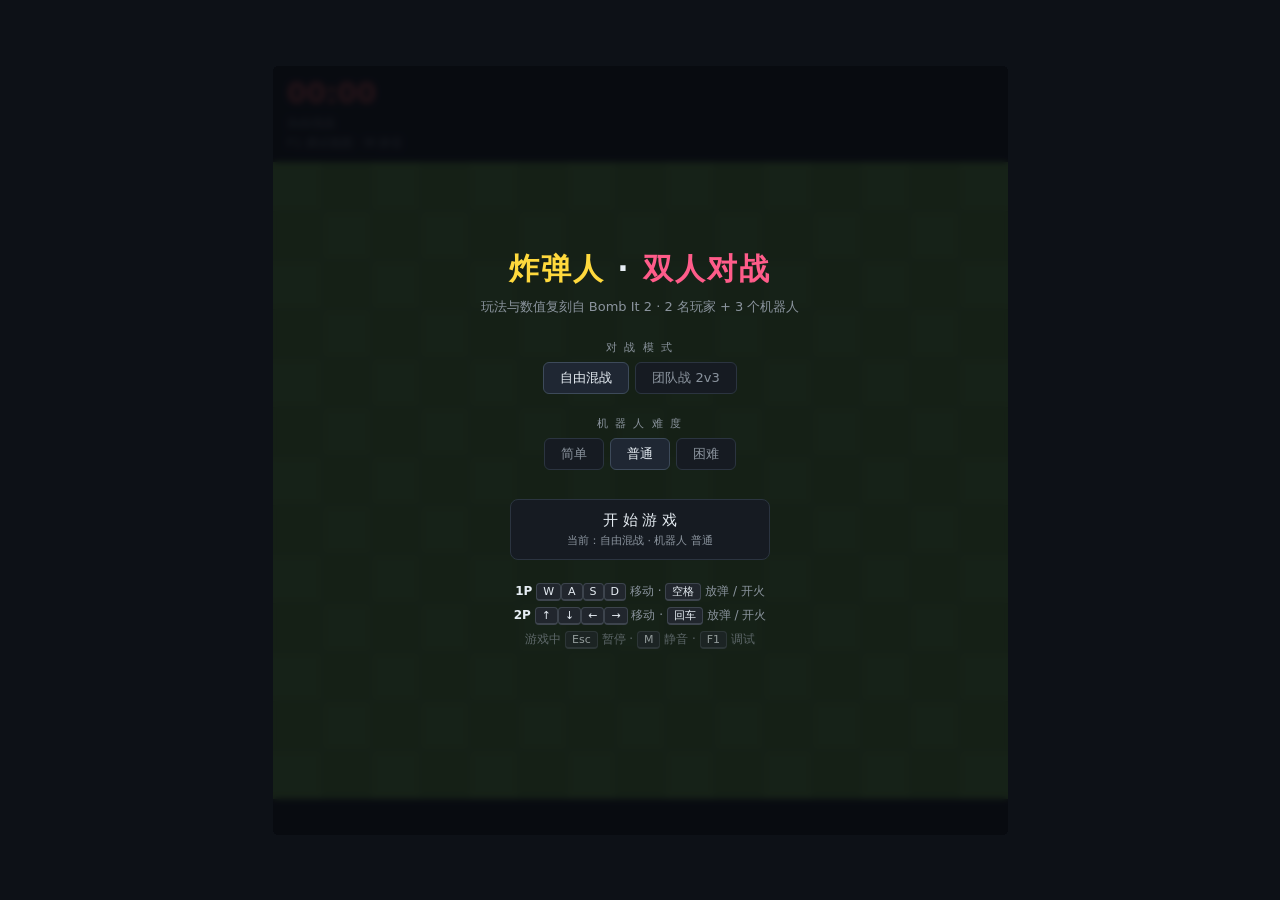
<file: games/bomberman.html>
<!doctype html>
<html lang="zh-CN">
<head>
<meta charset="utf-8">
<meta name="viewport" content="width=device-width,initial-scale=1">
<title>炸弹人 · 双人对战</title>
<style>
  :root{
    --bg:#0d1117; --panel:#161b22; --line:#2b3440;
    --txt:#e6edf3; --dim:#8b949e; --hi:#63f600; --warn:#ffb020;
    --p1:#ffd93d; --p2:#ff5c8a; --bot:#5ac8fa;
  }
  *{box-sizing:border-box; margin:0; padding:0;}
  html,body{height:100%;}
  body{
    background:var(--bg); color:var(--txt); overflow:hidden;
    font-family:"PingFang SC","Microsoft YaHei","Hiragino Sans GB",system-ui,-apple-system,"Segoe UI",sans-serif;
    display:flex; align-items:center; justify-content:center;
    user-select:none; -webkit-user-select:none;
  }
  #stage{position:relative; transform-origin:center center;}
  canvas{display:block; background:#000; border-radius:6px;}
  .overlay{
    position:absolute; inset:0; display:none;
    align-items:center; justify-content:center; flex-direction:column;
    background:rgba(8,11,16,.88); backdrop-filter:blur(3px);
    border-radius:6px; text-align:center; padding:24px;
  }
  .overlay.on{display:flex;}
  h1{font-size:30px; letter-spacing:2px; margin-bottom:6px;}
  h1 .a{color:var(--p1);} h1 .b{color:var(--p2);}
  .sub{color:var(--dim); font-size:13px; margin-bottom:22px; line-height:1.7;}
  .btn{
    display:block; width:260px; margin:7px 0; padding:11px 18px;
    background:var(--panel); border:1px solid var(--line); color:var(--txt);
    border-radius:8px; font-size:15px; font-family:inherit; cursor:pointer;
    transition:.14s;
  }
  .btn:hover{background:#1f2733; border-color:#3d4a5a; transform:translateY(-1px);}
  .btn.sel{border-color:var(--hi); color:var(--hi);}
  .btn small{display:block; color:var(--dim); font-size:11px; margin-top:3px;}
  .btn.sel small{color:#9aa6b2;}
  .row{display:flex; gap:14px; align-items:flex-start;}
  .col{display:flex; flex-direction:column; align-items:center;}
  .col .lbl{color:var(--dim); font-size:11px; letter-spacing:1px; margin-bottom:8px;}
  .keys{font-size:12px; color:var(--dim); line-height:2; margin-top:12px;}
  .keys b{color:var(--txt); font-weight:600;}
  kbd{
    background:#21262d; border:1px solid #3d444d; border-bottom-width:2px;
    border-radius:4px; padding:1px 6px; font-size:11px; font-family:inherit; color:var(--txt);
  }
  table.res{border-collapse:collapse; margin:0 auto 18px; font-size:14px;}
  table.res th,table.res td{padding:7px 18px; border-bottom:1px solid var(--line); text-align:left;}
  table.res th{color:var(--dim); font-weight:500; font-size:12px;}
  table.res tr.me td{color:var(--hi);}
  .tabs{display:flex; gap:6px; margin-bottom:6px;}
  .tab{padding:6px 16px; border-radius:6px; background:var(--panel); border:1px solid var(--line);
       font-size:13px; cursor:pointer; font-family:inherit; color:var(--dim);}
  .tab.on{background:#1f2733; color:var(--txt); border-color:#3d4a5a;}
  .tab.on[data-diff="easy"]{border-color:#5ac8fa; color:#5ac8fa;}
  .tab.on[data-diff="hard"]{border-color:#ff6b6b; color:#ff6b6b;}
  .grouplbl{color:var(--dim); font-size:11px; letter-spacing:2px; margin-bottom:7px;}
  .grp{margin-bottom:16px;}
</style>
</head>
<body>
<div id="stage">
  <canvas id="cv" width="735" height="769"></canvas>
  <div class="overlay on" id="ovMenu"></div>
  <div class="overlay" id="ovPause"></div>
  <div class="overlay" id="ovResult"></div>
</div>

<script>
/* ============================================================================
   炸弹人 · 双人对战   —— 玩法与数值复刻自 Bomb It 2 (Spil Games / Azerion)
   原始平衡数值来自游戏本体 assets/json/balance.json
   ============================================================================ */
(function () {
'use strict';

/* ===== §1 CONFIG ===========================================================
   全部数值照抄原版。唯一例外见 SPEED_SCALE。 */
const CFG = {
  CELL: 49, W: 15, H: 13,

  // ── 场次 ──
  MATCH_TIME:      180000,   // 单局 180 秒
  INITIAL_LIVES:   3,
  SPAWN_INVULN:    2000,     // 开局无敌闪烁
  COUNTDOWN:       2000,     // 开场 3-2-1

  // ── 炸弹 ──
  BOMB_FUSE:       2500,     // 引信 2.5 秒
  BOOM_MS:         450,      // 火焰持续
  CHAIN_SAME_FRAME: true,    // 连锁同帧引爆

  // ── 玩家上限 ──
  MAX_BLAST:       5,
  MAX_BOMBS:       9,
  MAX_SPEED_LV:    9,
  STUN_MS:         5000,     // 被炸中眩晕 5 秒（原版 TIME_STUNNED）

  // ── 速度换算：原版 INITIAL_SPEED / SPEED_INCREASE 的单位在压缩源码里
  //    还原不出来，这是全文件唯一一个换算常量。
  //    lv1 ≈ 2.42 格/秒，lv9 ≈ 7.50 格/秒，对标经典炸弹人的节奏。 */
  INITIAL_SPEED:   0.2375,
  SPEED_INCREASE:  0.0625,
  SPEED_SCALE:     0.0983,

  // ── 掉落表（原版 ON_BLOCK_DESTROY）──
  DROP_KIND: [['power_up',50],['weapon',20],['mount',5],['nothing',25]],

  // ── 强化道具（原版 POWER_UP_CHANCES）──
  DROP_POWER: [['bomb',20],['power',20],['speed',20],['push',20],
               ['shield',10],['invincibility',8],['heart',2]],

  // ── 武器（原版 7 把，本期实装 3 把，权重按剩余项归一化）──
  DROP_WEAPON: [['double_shotgun',20],['rocket_launcher',20],['landmine',10]],

  // ── 载具（原版 MOUNT_CHANCES）──
  DROP_MOUNT: [['frog',34],['bulldozer',33],['race_car',33]],

  // ── 计分（原版）──
  P_KILL:100, P_BLOCK:10, P_ITEM:100, P_COIN:100, P_PER_SEC:10, P_PER_LIFE:100,

  // ── 手感参数（非原版，自调）──
  RADIUS:      0.34,   // 角色碰撞半径（<0.5 才能钻 1 格宽走廊）
  CORNER_ASSIST: 0.9,  // 拐角助推强度
  LANE_SNAP:     0.75, // 走廊吸附强度
  INPUT_BUFFER:  150,  // 放弹输入缓冲（毫秒）
  BOOM_SHAKE:    6,
};
const COLS = CFG.W, ROWS = CFG.H, NCELL = COLS * ROWS;
const BOARD_W = COLS * CFG.CELL, BOARD_H = ROWS * CFG.CELL;
const BOARD_X = 0, BOARD_Y = 96;   // 画布上棋盘偏移（上方留给 HUD）

const T = { FLOOR:0, HARD:1, SOFT:2 };

/* ===== §2 ARENA ============================================================
   网格、主题、生成、碰撞、走廊吸附 */
const ARENA = {
  tiles: new Uint8Array(NCELL),
  bombAt: new Int16Array(NCELL).fill(-1),
  itemAt: new Int16Array(NCELL).fill(-1),
  _seen: new Uint8Array(NCELL),          // 连通性校验用
  _q: new Int32Array(NCELL),
  theme: null,
  layout: 0,
  hardCount: 0,
};
const idx = (x, y) => y * COLS + x;
const inB = (x, y) => x >= 0 && y >= 0 && x < COLS && y < ROWS;

const THEMES = [
  { id:'park',    name:'主题公园', floor:'#7ec850', floor2:'#71b845', hard:'#3f7a2e', soft:'#c98b3e', softTop:'#e0a55a', edge:'#2b5a20' },
  { id:'mine',    name:'水晶矿',   floor:'#5b6b8a', floor2:'#526180', hard:'#2f3a52', soft:'#8b5fbf', softTop:'#a97fd8', edge:'#232b3d' },
  { id:'factory', name:'工厂',     floor:'#8a8f96', floor2:'#7d828a', hard:'#3a3f47', soft:'#b06a2e', softTop:'#cd8542', edge:'#2a2e34' },
  { id:'disco',   name:'迪斯科',   floor:'#3b2a55', floor2:'#332448', hard:'#1d1430', soft:'#e0489a', softTop:'#ff6cb4', edge:'#120c1f' },
  { id:'winter',  name:'冬天',     floor:'#d8e8f5', floor2:'#c8dcee', hard:'#7f9bb5', soft:'#8fb8d8', softTop:'#aed2ec', edge:'#5d7b95' },
  { id:'beach',   name:'海滩',     floor:'#efd9a3', floor2:'#e6cd92', hard:'#b08a4e', soft:'#4fb3c9', softTop:'#6fd0e0', edge:'#8a6a34' },
];

/** 5 个出生点：四角 + 正中 */
const SPAWNS = [[1,1],[COLS-2,1],[1,ROWS-2],[COLS-2,ROWS-2],[(COLS-1)>>1,(ROWS-1)>>1]];

/** 从 (sx,sy) 灌水，标记 ARENA._seen，返回可达格数。
    软块算可通行 —— 它们炸掉之后就通了，所以它衡量的是「这张图最终能不能走通」。 */
ARENA.floodFrom = function (sx, sy) {
  const seen = ARENA._seen, q = ARENA._q;
  seen.fill(0);
  let head = 0, tail = 0;
  const s = idx(sx, sy);
  if (ARENA.tiles[s] === T.HARD) return 0;
  q[tail++] = s; seen[s] = 1;
  let n = 0;
  while (head < tail) {
    const u = q[head++]; n++;
    const ux = u % COLS, uy = (u / COLS) | 0;
    for (let d = 0; d < 4; d++) {
      const x = ux + DIRV[d][0], y = uy + DIRV[d][1];
      if (!inB(x,y)) continue;
      const i = idx(x,y);
      if (seen[i] || ARENA.tiles[i] === T.HARD) continue;
      seen[i] = 1;
      q[tail++] = i;
    }
  }
  return n;
};

/* 三种布局的加密程度：EXTRA 是把「本来是软块」的位置改成不可炸毁的比例 */
const LAYOUT_EXTRA = [0.22, 0.42, 0.32];
const MIN_OPEN = 52;          // 全图最少可通行格数，防止地图憋死

ARENA.gen = function (themeIdx, layout) {
  ARENA.theme = THEMES[themeIdx < 0 ? (Math.random()*THEMES.length|0) : themeIdx];
  ARENA.layout = layout == null ? (Math.random()*3|0) : layout;
  const t = ARENA.tiles; t.fill(T.FLOOR);
  ARENA.bombAt.fill(-1); ARENA.itemAt.fill(-1);
  const L = ARENA.layout;

  // 外墙
  for (let x = 0; x < COLS; x++) { t[idx(x,0)] = T.HARD; t[idx(x,ROWS-1)] = T.HARD; }
  for (let y = 0; y < ROWS; y++) { t[idx(0,y)] = T.HARD; t[idx(COLS-1,y)] = T.HARD; }

  // 基础棋盘硬块。偶×偶的位置是骨架，保证「奇,奇」那些连接节点永远留着。
  for (let y = 1; y < ROWS-1; y++) {
    for (let x = 1; x < COLS-1; x++) {
      if (x % 2 === 0 && y % 2 === 0) t[idx(x,y)] = T.HARD;
    }
  }
  // 中心保底留空，避免正中出生点被埋
  const c = SPAWNS[4]; t[idx(c[0],c[1])] = T.FLOOR;

  // 额外硬块：把一部分原本会是软块的位置升级成不可炸毁，让地图更封闭
  const extras = [];
  const extraRate = LAYOUT_EXTRA[L];
  for (let y = 1; y < ROWS-1; y++) {
    for (let x = 1; x < COLS-1; x++) {
      const i = idx(x,y);
      if (t[i] !== T.FLOOR) continue;
      if (nearSpawn(x, y, 1)) continue;        // 出生点周围不动，否则容易围死
      if (Math.random() < extraRate) { t[i] = T.HARD; extras.push(i); }
    }
  }

  // 出生点十字通道必须打开 —— 但绝不能碰外墙，否则墙会被打穿，
  // 角色能钻进边界外，寻路会彻底失效。
  const isBorder = (x, y) => x === 0 || y === 0 || x === COLS-1 || y === ROWS-1;
  const clearSpawns = () => {
    for (const [sx, sy] of SPAWNS) {
      t[idx(sx,sy)] = T.FLOOR;
      for (const [dx,dy] of [[1,0],[-1,0],[0,1],[0,-1]]) {
        const x = sx+dx, y = sy+dy;
        if (inB(x,y) && !isBorder(x,y)) t[idx(x,y)] = T.FLOOR;
      }
    }
  };
  clearSpawns();

  // ---- 连通性校验：硬块加密后可能把地图切断，逐个撤销直到重新通 ----
  // 没有这一步，加密度就是拿「开局卡死」赌运气。
  //
  // 注意循环上界必须用「初始」块数常量：extras 在循环里会被 splice 掉，
  // 用 extras.length 当上界会让循环随删除而提前退出，硬块撤不干净，地图照样断。
  const totalExtras = extras.length;
  for (let guard = 0; guard <= totalExtras; guard++) {
    const reach = ARENA.floodFrom(SPAWNS[0][0], SPAWNS[0][1]);
    let allSpawnsOk = true;
    for (let k = 1; k < SPAWNS.length; k++) {
      if (!ARENA._seen[idx(SPAWNS[k][0], SPAWNS[k][1])]) { allSpawnsOk = false; break; }
    }
    if (allSpawnsOk && reach >= MIN_OPEN) break;
    if (extras.length === 0) break;

    // 试拆每一块，选「拆掉后可达面积最大」的那块动手 —— 比随机拆更能保住密度
    let bestJ = 0, bestReach = -1;
    for (let j = 0; j < extras.length; j++) {
      const cell = extras[j];
      t[cell] = T.FLOOR;
      const r = ARENA.floodFrom(SPAWNS[0][0], SPAWNS[0][1]);
      t[cell] = T.HARD;
      if (r > bestReach) { bestReach = r; bestJ = j; }
    }
    t[extras[bestJ]] = T.FLOOR;
    extras.splice(bestJ, 1);
  }

  // 软块
  const softRate = [0.72, 0.68, 0.84][L];
  for (let y = 1; y < ROWS-1; y++) {
    for (let x = 1; x < COLS-1; x++) {
      const i = idx(x,y);
      if (t[i] !== T.FLOOR) continue;
      if (nearSpawn(x, y, 1)) continue;
      if (Math.random() < softRate) t[i] = T.SOFT;
    }
  }
  clearSpawns();

  ARENA.hardCount = 0;
  for (let i = 0; i < NCELL; i++) if (t[i] === T.HARD) ARENA.hardCount++;
  return ARENA.theme;
};

function nearSpawn(x, y, rad) {
  for (const [sx, sy] of SPAWNS) {
    if (Math.abs(x-sx) <= rad && Math.abs(y-sy) <= rad) return true;
  }
  return false;
}

ARENA.passable = function (x, y) {
  if (!inB(x,y)) return false;
  const v = ARENA.tiles[idx(x,y)];
  return v !== T.HARD && v !== T.SOFT;
};

ARENA.collides = function (px, py, ent) {
  const r = CFG.RADIUS;
  const x0 = Math.floor(px-r), x1 = Math.floor(px+r);
  const y0 = Math.floor(py-r), y1 = Math.floor(py+r);
  for (let cy = y0; cy <= y1; cy++) {
    for (let cx = x0; cx <= x1; cx++) {
      if (!inB(cx,cy)) return true;
      const i = idx(cx,cy);
      const v = ARENA.tiles[i];
      if (v === T.HARD || v === T.SOFT) return true;
      const bi = ARENA.bombAt[i];
      if (bi >= 0 && BOMB.list[bi]) {
        // 刚放下的炸弹，放弹者本人走出去之前可以穿过
        if (!BOMB.list[bi].passable.has(ent.id)) return true;
      }
    }
  }
  return false;
};

/** 摧毁软块并结算掉落 */
ARENA.breakSoft = function (x, y, byEnt) {
  const i = idx(x,y);
  if (ARENA.tiles[i] !== T.SOFT) return;
  ARENA.tiles[i] = T.FLOOR;
  if (byEnt) { byEnt.score += CFG.P_BLOCK; byEnt.blocks++; }
  FX.burst(x+0.5, y+0.5, ARENA.theme);
  const kind = roll(CFG.DROP_KIND);
  if (kind === 'nothing') return;
  let name = null;
  if (kind === 'power_up') name = roll(CFG.DROP_POWER);
  else if (kind === 'weapon') name = roll(CFG.DROP_WEAPON);
  else if (kind === 'mount') name = roll(CFG.DROP_MOUNT);
  if (name) ITEM.spawn(x, y, name);
};

function roll(table) {
  let total = 0;
  for (const [, c] of table) total += c;
  let r = Math.random() * total;
  for (const [n, c] of table) { r -= c; if (r <= 0) return n; }
  return table[table.length-1][0];
}

/* ===== §3 ART ==============================================================
   优先用内嵌精灵图；没有就退化成矢量小人。
   两者视觉差很多但玩法完全一致 —— 这是刻意的解耦：美术卡住不影响可玩性。 */
const ART = {
  mode: 'vector',           // 'vector' | 'sprite'
  img: {},                  // key -> { src: Image, tint: '#xxx'|null, canvas?: canvas }
};

/* 哪个 look 用哪套原图（前两个是真人主角，后三个是机器人，靠染色区分） */
const ART_BASE = ['boy', 'girl', 'boy', 'girl', 'boy'];
const ART_TINT = [null, null, '#3fa9f5', '#5fbf4a', '#a86fe0'];

ART.load = function (src) {
  for (let i = 0; i < 5; i++) {
    const set = src[ART_BASE[i]];
    if (!set) continue;
    for (let d = 0; d < 4; d++) {
      const im = new Image();
      im.src = set[d];
      ART.img['c' + i + '_' + d] = { src: im, tint: ART_TINT[i] };
    }
  }
  ART.mode = 'sprite';
};

/** 取可绘制的图；染色副本首次用到时才生成，不在热路径里做重复合成 */
ART.get = function (key) {
  const rec = ART.img[key];
  if (!rec) return null;
  if (rec.canvas) return rec.canvas;
  const im = rec.src;
  if (!im || !im.complete || !im.naturalWidth) return null;
  if (!rec.tint) return im;

  const cv = document.createElement('canvas');
  cv.width = im.naturalWidth;
  cv.height = im.naturalHeight;
  const c = cv.getContext('2d');
  c.drawImage(im, 0, 0);
  // source-atop 只染到不透明的像素上，保留原图的明暗与描边
  c.globalCompositeOperation = 'source-atop';
  c.globalAlpha = 0.5;
  c.fillStyle = rec.tint;
  c.fillRect(0, 0, cv.width, cv.height);
  rec.canvas = cv;
  return cv;
};

ART.key = (e) => 'c' + e.look + '_' + e.dir;

/* __SPRITE_DATA__ (由 build_sprites.py 注入) */
var SPRITE_SRC = {"boy": ["[data-uri]", "[data-uri]", "[data-uri]", "[data-uri]"], "girl": ["[data-uri]", "[data-uri]", "[data-uri]", "[data-uri]"]};
ART.load(SPRITE_SRC);

/* ===== §4 INPUT ============================================================
   人类和机器人走同一套输入结构，机器人只能通过 setVirtual 操作角色。 */
const Input = {
  raw: Object.create(null),
  maps: [
    { up:'KeyW', down:'KeyS', left:'KeyA', right:'KeyD', bomb:'Space' },
    { up:'ArrowUp', down:'ArrowDown', left:'ArrowLeft', right:'ArrowRight', bomb:'Enter' },
  ],
  state: [],       // 每个玩家的输入状态
  lastPress: [],   // 方向「最近按下优先」的时间戳
};

Input.init = function (n) {
  Input.state = [];
  Input.lastPress = [];
  for (let i = 0; i < n; i++) {
    Input.state.push({ up:0,down:0,left:0,right:0, bomb:0, bombBufUntil:0, vDir:null, virtual:null });
    Input.lastPress.push({ up:-1,down:-1,left:-1,right:-1 });
  }
};

Input.onKey = function (code, down, now) {
  Input.raw[code] = down;
  if (!down) return;
  for (let p = 0; p < Input.maps.length; p++) {
    const m = Input.maps[p];
    for (const d of ['up','down','left','right']) {
      if (m[d] === code) Input.lastPress[p][d] = now;
    }
  }
};

/** 机器人唯一允许的入口：写入和人类完全相同的输入结构 */
Input.setVirtual = function (pid, v) {
  const s = Input.state[pid];
  if (!s) return;
  s.up = v.up ? 1 : 0; s.down = v.down ? 1 : 0;
  s.left = v.left ? 1 : 0; s.right = v.right ? 1 : 0;
  s.bomb = v.bomb ? 1 : 0;
};

/** 只对真人调用；机器人由 setVirtual 直接写状态 */
Input.sample = function (pid, now) {
  const s = Input.state[pid];
  if (!s) return;
  const m = Input.maps[pid];
  if (!m) { s.up=s.down=s.left=s.right=s.bomb=0; return; }
  s.up    = Input.raw[m.up]    ? 1 : 0;
  s.down  = Input.raw[m.down]  ? 1 : 0;
  s.left  = Input.raw[m.left]  ? 1 : 0;
  s.right = Input.raw[m.right] ? 1 : 0;

  // 方向键「最近按下优先」：同时按左右时以最后按下的为准，避免抖动
  if (s.left && s.right) {
    if (Input.lastPress[pid].left > Input.lastPress[pid].right) s.right = 0; else s.left = 0;
  }
  if (s.up && s.down) {
    if (Input.lastPress[pid].up > Input.lastPress[pid].down) s.down = 0; else s.up = 0;
  }

  // 放弹输入缓冲：按下后短窗口内仍会生效，手感的关键
  if (Input.raw[m.bomb] && !s._bombHeld) s.bombBufUntil = now + CFG.INPUT_BUFFER;
  s._bombHeld = !!Input.raw[m.bomb];
  s.bomb = now < s.bombBufUntil ? 1 : 0;
};

Input.consumeBomb = function (pid) { Input.state[pid].bombBufUntil = 0; };

/* ===== §5 ENTITY ===========================================================
   玩家状态机。x/y 以「格」为单位，格心 = 整数 + 0.5。 */
const ENT = { list: [], nextId: 1 };

ENT.create = function (opts) {
  const e = {
    id: ENT.nextId++,
    name: opts.name,
    isBot: !!opts.isBot,
    team: opts.team | 0,
    color: opts.color,
    spriteKey: opts.spriteKey || null,
    x: 1.5, y: 1.5, dir: 1,               // 0上 1右 2下 3左
    speedLv: 1, blast: 1, maxBombs: 1,
    lives: CFG.INITIAL_LIVES,
    alive: true,
    stunnedUntil: 0,
    invulnUntil: 0,
    shield: false,
    hasPush: false,
    vehicle: null, vehicleUntil: 0,
    weapon: null, ammo: 0,
    score: 0,
    kills: 0, deaths: 0, blocks: 0, items: 0,
    activeBombs: 0,
    lastMoveDir: 1,
    ai: null,
    moveX: 0, moveY: 0,
  };
  ENT.list.push(e);
  return e;
};

ENT.reset = function () { ENT.list.length = 0; ENT.nextId = 1; };

/** 当前速度（格/秒）—— 全文件唯一取速度的入口，禁止直接读 speedLv 换算 */
ENT.speedOf = function (e) {
  if (e.stunnedUntil > GAME.now) return 0;
  let raw = CFG.INITIAL_SPEED + CFG.SPEED_INCREASE * (e.speedLv - 1);
  let cps = raw / CFG.SPEED_SCALE;
  if (e.vehicle === 'frog')       cps *= 1.5;
  else if (e.vehicle === 'bulldozer') cps *= 0.85;
  else if (e.vehicle === 'race_car')  cps *= 2.0;
  return cps;
};

const DIRV = [[0,-1],[1,0],[0,1],[-1,0]];

/** 移动 + 走廊吸附 + 拐角助推 */
ENT.move = function (e, ix, iy, dt) {
  if (e.stunnedUntil > GAME.now) return;
  const cps = ENT.speedOf(e);
  if (cps <= 0) return;
  const step = cps * dt;

  let dx = ix, dy = iy;
  if (dx && dy) { // 斜向输入只取主轴，避免对角线漂移
    if (Math.abs(ix) >= Math.abs(iy)) dy = 0; else dx = 0;
  }

  // 走廊吸附：只在单轴移动时，把垂直方向缓缓拉向格心，钻 1 格宽通道才顺
  if (dx && !dy) {
    const lane = Math.floor(e.y) + 0.5;
    const off = lane - e.y;
    if (Math.abs(off) < 0.42) e.y += clamp(off, -step * CFG.LANE_SNAP, step * CFG.LANE_SNAP);
  } else if (dy && !dx) {
    const lane = Math.floor(e.x) + 0.5;
    const off = lane - e.x;
    if (Math.abs(off) < 0.42) e.x += clamp(off, -step * CFG.LANE_SNAP, step * CFG.LANE_SNAP);
  }

  if (dx) {
    e.dir = dx > 0 ? 1 : 3;
    const nx = e.x + dx * step;
    if (!ARENA.collides(nx, e.y, e)) { e.x = nx; }
    else if (!ENT.tryCorner(e, nx, e.y, 'x', step, dx)) { /* 挡住 */ }
  } else if (dy) {
    e.dir = dy > 0 ? 2 : 0;
    const ny = e.y + dy * step;
    if (!ARENA.collides(e.x, ny, e)) { e.y = ny; }
    else if (!ENT.tryCorner(e, e.x, ny, 'y', step, dy)) { /* 挡住 */ }
  }

  // 兜底：任何情况下都不允许离开可玩区域。
  // 这也是寻路的安全网 —— 一旦角色跑到地图外，AI 的 field() 会从非法格起步，
  // 整条逃生链路会静默失效，表现为机器人呆立不动。
  const lo = 0.5 + CFG.RADIUS, hiX = COLS - 0.5 - CFG.RADIUS, hiY = ROWS - 0.5 - CFG.RADIUS;
  if (e.x < lo) e.x = lo; else if (e.x > hiX) e.x = hiX;
  if (e.y < lo) e.y = lo; else if (e.y > hiY) e.y = hiY;

  // 推土机撞软块直接碾碎
  if (e.vehicle === 'bulldozer') ENT.dozer(e, dx, dy);
};

/** 拐角助推：正前方被挡时，试着往格心方向挪一点再走，解决 1 格宽通道卡墙 */
ENT.tryCorner = function (e, nx, ny, axis, step, sgn) {
  const nudge = step * CFG.CORNER_ASSIST;
  if (axis === 'x') {
    const lane = Math.floor(e.y) + 0.5, off = lane - e.y;
    if (Math.abs(off) < 0.02) return false;
    const cy = e.y + Math.sign(off) * Math.min(Math.abs(off), nudge);
    if (!ARENA.collides(nx, cy, e)) { e.x = nx; e.y = cy; return true; }
  } else {
    const lane = Math.floor(e.x) + 0.5, off = lane - e.x;
    if (Math.abs(off) < 0.02) return false;
    const cx = e.x + Math.sign(off) * Math.min(Math.abs(off), nudge);
    if (!ARENA.collides(cx, ny, e)) { e.x = cx; e.y = ny; return true; }
  }
  return false;
};

ENT.dozer = function (e, dx, dy) {
  const cx = Math.floor(e.x + (dx||0) * (CFG.RADIUS + 0.08));
  const cy = Math.floor(e.y + (dy||0) * (CFG.RADIUS + 0.08));
  if (inB(cx,cy) && ARENA.tiles[idx(cx,cy)] === T.SOFT) ARENA.breakSoft(cx, cy, e);
};

function clamp(v, a, b) { return v < a ? a : v > b ? b : v; }

/* ===== §6 BOMB =============================================================
   投放、引信、连锁同帧引爆 */
const BOMB = { list: [], free: [] };

BOMB.place = function (e) {
  if (!e.alive || e.stunnedUntil > GAME.now) return false;
  if (e.activeBombs >= e.maxBombs) return false;
  const cx = Math.floor(e.x), cy = Math.floor(e.y);
  if (!inB(cx,cy)) return false;
  const i = idx(cx,cy);
  if (ARENA.bombAt[i] >= 0) return false;
  if (ARENA.tiles[i] !== T.FLOOR) return false;

  const b = {
    cx, cy, ownerId: e.id, team: e.team, blast: e.blast,
    placedAt: GAME.now, detonateAt: GAME.now + CFG.BOMB_FUSE,
    detonated: false, cell: i,
    passable: new Set([e.id]),
  };
  // 站在同一格上的人都能先走出去
  for (const o of ENT.list) {
    if (o.alive && Math.floor(o.x) === cx && Math.floor(o.y) === cy) b.passable.add(o.id);
  }
  BOMB.list.push(b);
  ARENA.bombAt[i] = BOMB.list.length - 1;
  e.activeBombs++;
  AUDIO.play('place');
  return true;
};

BOMB.update = function () {
  for (let i = BOMB.list.length - 1; i >= 0; i--) {
    const b = BOMB.list[i];
    if (b.detonated) continue;
    if (GAME.now >= b.detonateAt) BOMB.detonate(i);
  }
  // 清掉已爆的
  for (let i = BOMB.list.length - 1; i >= 0; i--) {
    if (BOMB.list[i].detonated) {
      if (ARENA.bombAt[BOMB.list[i].cell] === i) ARENA.bombAt[BOMB.list[i].cell] = -1;
      BOMB.list.splice(i, 1);
      // 后面的索引全部前移
      for (let k = 0; k < NCELL; k++) if (ARENA.bombAt[k] > i) ARENA.bombAt[k]--;
    }
  }
};

BOMB.byCell = function (i) {
  const bi = ARENA.bombAt[i];
  return bi >= 0 ? BOMB.list[bi] : null;
};

/** 引爆一颗炸弹（含连锁：同一帧内递归引爆范围内其他炸弹） */
BOMB.detonate = function (startIdx) {
  const queue = [startIdx];
  while (queue.length) {
    const bi = queue.shift();
    const b = BOMB.list[bi];
    if (!b || b.detonated) continue;
    b.detonated = true;

    const owner = ENT.list.find(e => e.id === b.ownerId);
    if (owner) owner.activeBombs = Math.max(0, owner.activeBombs - 1);
    ARENA.bombAt[b.cell] = -1;

    const cells = [b.cell];
    for (let d = 0; d < 4; d++) {
      const [dx,dy] = DIRV[d];
      for (let k = 1; k <= b.blast; k++) {
        const x = b.cx + dx*k, y = b.cy + dy*k;
        if (!inB(x,y)) break;
        const i = idx(x,y);
        const t = ARENA.tiles[i];
        if (t === T.HARD) break;
        cells.push(i);
        if (t === T.SOFT) { ARENA.breakSoft(x, y, owner); break; }   // 软块吸收火焰，不再延伸
        const other = BOMB.byCell(i);
        if (other && !other.detonated) { queue.push(ARENA.bombAt[i]); break; }
      }
    }
    BOOM.spawn(cells, b.ownerId, b.team);
  }
};

/* ===== §7 BOOM =============================================================
   火焰解算与伤害 */
const BOOM = { list: [] };

BOOM.spawn = function (cells, ownerId, team) {
  const ex = {
    cells, ownerId, team,
    until: GAME.now + CFG.BOOM_MS,
    hit: new Set(),
  };
  BOOM.list.push(ex);
  AUDIO.play('boom');
  FX.shake(CFG.BOOM_SHAKE);
};

BOOM.update = function () {
  for (let i = BOOM.list.length - 1; i >= 0; i--) {
    const ex = BOOM.list[i];
    for (const cell of ex.cells) {
      const cx = cell % COLS, cy = (cell / COLS) | 0;
      for (const e of ENT.list) {
        if (!e.alive) continue;
        if (ex.hit.has(e.id)) continue;
        // 矩形重叠近似：角色中心落在火焰格内即可判定
        if (Math.floor(e.x) === cx && Math.floor(e.y) === cy) {
          ex.hit.add(e.id);
          HURT.apply(e, ex);
        }
      }
    }
    if (GAME.now >= ex.until) BOOM.list.splice(i, 1);
  }
};

const HURT = {};

HURT.apply = function (e, src) {
  if (!e.alive) return;
  if (GAME.now < e.invulnUntil) return;
  if (e.stunnedUntil > GAME.now) return;          // 眩晕中不重复挨打
  // 团队模式关闭友军伤害（自伤保留）。同键盘的两个人本来就没法精细协同，
  // 开友伤只产生挫败不产生战术深度；关掉后「互相掩护走位」成为对抗人数优势的真实战术。
  if (GAME.mode === 'team' && src.ownerId !== e.id && src.team === e.team) return;
  if (e.shield) { e.shield = false; AUDIO.play('shield'); FX.text(e, '护盾抵挡'); return; }

  const attacker = ENT.list.find(o => o.id === src.ownerId);
  if (attacker && attacker !== e) { attacker.kills++; attacker.score += CFG.P_KILL; }

  e.deaths++;
  let dead;
  if (GAME.mode === 'team' && e.isBot) {
    GAME.teamPool[1]--;                            // 机器人队共享生命池
    dead = GAME.teamPool[1] <= 0;
  } else {
    e.lives--;
    dead = e.lives <= 0;
  }

  FX.text(e, dead ? '淘汰' : '被炸中！');
  FX.shake(10);
  AUDIO.play('hurt');

  if (dead) {
    if (GAME.mode === 'team' && e.isBot && GAME.teamPool[1] <= 0) {
      // 生命池清零 → 机器人队全灭
      for (const o of ENT.list) if (o.isBot) { o.alive = false; o.activeBombs = 0; if (o.ai) o.ai.path = null; }
    } else {
      e.alive = false;
      e.activeBombs = 0;
      if (e.ai) e.ai.path = null;
    }
  } else {
    e.stunnedUntil = GAME.now + CFG.STUN_MS;
    e.invulnUntil  = e.stunnedUntil + 1000;       // 眩晕期间免疫，醒来后 1 秒缓冲
    e.vehicle = null;
    e.weapon = null; e.ammo = 0;
  }
};

/* ===== §8 ITEM =============================================================
   7 种强化道具 + 武器 + 载具，共用一地掉落槽 */
const ITEM = { list: [] };

ITEM.spawn = function (x, y, name) {
  const i = idx(x,y);
  if (ARENA.itemAt[i] >= 0) return;
  ITEM.list.push({ x:x+0.5, y:y+0.5, name, born:GAME.now, cell:i, pop:1 });
  ARENA.itemAt[i] = ITEM.list.length - 1;
};

ITEM.update = function () {
  for (let i = ITEM.list.length - 1; i >= 0; i--) {
    const it = ITEM.list[i];
    it.pop = Math.max(0, 1 - (GAME.now - it.born) / 220);
    if (GAME.now - it.born < 120) continue;
    for (const e of ENT.list) {
      if (!e.alive) continue;
      if (Math.abs(e.x - it.x) < 0.5 && Math.abs(e.y - it.y) < 0.5) {
        ITEM.pick(e, it);
        ARENA.itemAt[it.cell] = -1;
        ITEM.list.splice(i, 1);
        break;
      }
    }
  }
};

ITEM.pick = function (e, it) {
  e.score += CFG.P_ITEM;
  e.items++;
  AUDIO.play('pick');
  let label = '';
  switch (it.name) {
    case 'bomb':    e.maxBombs = Math.min(CFG.MAX_BOMBS, e.maxBombs + 1); label = '炸弹 +1'; break;
    case 'power':   e.blast    = Math.min(CFG.MAX_BLAST, e.blast + 1);    label = '威力 +1'; break;
    case 'speed':   e.speedLv  = Math.min(CFG.MAX_SPEED_LV, e.speedLv + 1); label = '速度 +10%'; break;
    case 'push':    e.hasPush = true; label = '可踢炸弹'; break;
    case 'shield':  e.shield = true; label = '护盾'; break;
    case 'invincibility': e.invulnUntil = GAME.now + 8000; label = '无敌 8 秒'; break;
    case 'heart':   e.lives = Math.min(9, e.lives + 1); label = '生命 +1'; break;
    case 'double_shotgun': e.weapon = 'double_shotgun'; e.ammo = 3; label = '双管霰弹枪'; break;
    case 'rocket_launcher': e.weapon = 'rocket_launcher'; e.ammo = 2; label = '火箭筒'; break;
    case 'landmine': e.weapon = 'landmine'; e.ammo = 3; label = '地雷'; break;
    case 'frog':       e.vehicle = 'frog';       e.vehicleUntil = GAME.now + 20000; label = '青蛙'; break;
    case 'bulldozer':  e.vehicle = 'bulldozer';  e.vehicleUntil = GAME.now + 20000; label = '推土机'; break;
    case 'race_car':   e.vehicle = 'race_car';   e.vehicleUntil = GAME.now + 12000; label = '赛车'; break;
  }
  FX.text(e, label);
};

ITEM.updateVehicles = function () {
  for (const e of ENT.list) {
    if (e.vehicle && GAME.now >= e.vehicleUntil) e.vehicle = null;
  }
};

/* ===== §9 WEAPON ===========================================================
   3 把武器。放弹键在持有武器时改为开火，打完自动回到放炸弹。 */
const WEP = { bullets: [], mines: [] };

WEP.fire = function (e) {
  if (!e.weapon || e.ammo <= 0) return false;
  const [dx,dy] = DIRV[e.dir];
  const sx = e.x + dx*0.5, sy = e.y + dy*0.5;
  const kind = e.weapon;
  e.ammo--;
  if (kind === 'landmine') {
    const cx = Math.floor(e.x), cy = Math.floor(e.y);
    WEP.mines.push({ cx, cy, armAt: GAME.now + 1000, ownerId: e.id, team: e.team, cell: idx(cx,cy) });
    AUDIO.play('place');
  } else if (kind === 'double_shotgun') {
    for (const off of [-0.16, 0.16]) {
      WEP.bullets.push({ x:sx + (dy?off:0), y:sy + (dx?off:0), dx, dy,
        speed:9, kind:'pellet', ownerId:e.id, team:e.team, dieAt:GAME.now+900, hitIds:new Set() });
    }
    AUDIO.play('shoot');
  } else if (kind === 'rocket_launcher') {
    WEP.bullets.push({ x:sx, y:sy, dx, dy, speed:6.5, kind:'rocket',
      ownerId:e.id, team:e.team, dieAt:GAME.now+2600, hitIds:new Set() });
    AUDIO.play('shoot');
  }
  if (e.ammo <= 0) { e.weapon = null; FX.text(e, '武器用尽'); }
  return true;
};

WEP.update = function (dt) {
  // 子弹
  for (let i = WEP.bullets.length - 1; i >= 0; i--) {
    const b = WEP.bullets[i];
    b.x += b.dx * b.speed * dt;
    b.y += b.dy * b.speed * dt;
    const cx = Math.floor(b.x), cy = Math.floor(b.y);
    let dead = GAME.now > b.dieAt;

    if (!dead && !inB(cx,cy)) dead = true;
    if (!dead) {
      const t = ARENA.tiles[idx(cx,cy)];
      if (t === T.HARD) dead = true;
      else if (t === T.SOFT) {
        ARENA.breakSoft(cx, cy, ENT.list.find(e=>e.id===b.ownerId));
        if (b.kind === 'rocket') WEP.blastAt(cx, cy, b);
        dead = true;
      }
    }
    // 命中角色
    if (!dead) {
      for (const e of ENT.list) {
        if (!e.alive || e.id === b.ownerId || b.hitIds.has(e.id)) continue;
        if (Math.floor(e.x) === cx && Math.floor(e.y) === cy) {
          b.hitIds.add(e.id);
          HURT.apply(e, { ownerId:b.ownerId, team:b.team });
          if (b.kind === 'rocket') WEP.blastAt(cx, cy, b);
          dead = true;
          break;
        }
      }
    }
    if (dead) WEP.bullets.splice(i,1);
  }

  // 地雷
  for (let i = WEP.mines.length - 1; i >= 0; i--) {
    const m = WEP.mines[i];
    if (GAME.now < m.armAt) continue;
    let triggered = false;
    for (const e of ENT.list) {
      if (!e.alive || e.id === m.ownerId) continue;
      if (Math.floor(e.x) === m.cx && Math.floor(e.y) === m.cy) { triggered = true; break; }
    }
    if (triggered) {
      const cells = [m.cell];
      for (const [dx,dy] of DIRV) {
        const x = m.cx+dx, y = m.cy+dy;
        if (inB(x,y) && ARENA.tiles[idx(x,y)] !== T.HARD) {
          cells.push(idx(x,y));
          if (ARENA.tiles[idx(x,y)] === T.SOFT) ARENA.breakSoft(x,y,null);
        }
      }
      BOOM.spawn(cells, m.ownerId, m.team);
      WEP.mines.splice(i,1);
    }
  }
};

WEP.blastAt = function (cx, cy, b) {
  const cells = [idx(cx,cy)];
  for (const [dx,dy] of DIRV) {
    const x = cx+dx, y = cy+dy;
    if (inB(x,y) && ARENA.tiles[idx(x,y)] !== T.HARD) {
      cells.push(idx(x,y));
      if (ARENA.tiles[idx(x,y)] === T.SOFT) ARENA.breakSoft(x,y,null);
    }
  }
  BOOM.spawn(cells, b.ownerId, b.team);
};

WEP.reset = function () { WEP.bullets.length = 0; WEP.mines.length = 0; };

/* ===== §10 VEHICLE =========================================================
   效果在 ENT.speedOf 里；这里只放被动行为（推土机在 ENT.dozer）。 */

/* ===== §11 AI ==============================================================
   三层：感知（每帧）→ 决策（90~220ms，三个机器人错开）→ 执行（每帧）
   铁律：机器人只能通过 Input.setVirtual 操作角色，走和人类完全相同的物理路径。
        这样物理 bug 会同时体现在人机双方（必被发现），机器人也没有隐藏优势。 */
const AI = {
  // 危险图分两张，这一点很关键：
  //   danger     —— 评测「如果我现在放一颗炸弹」时会临时叠加假想火焰，用完撤回。
  //   realDanger —— 只反映场上真实存在的威胁，从不被假想炸弹写脏。
  // 判断「我要不要逃命」必须看 realDanger。混用会让假想火焰泄漏成幽灵警报，
  // 机器人会整天在没炸弹的地方抱头鼠窜，而真正该做的事一件不做。
  danger:     new Float32Array(NCELL),
  realDanger: new Float32Array(NCELL),
  lethalNow:  new Uint8Array(NCELL),    // 此刻正在燃烧
  arrival:   new Float32Array(NCELL),
  settled:   new Uint8Array(NCELL),
  prev:      new Int16Array(NCELL),
  dirTo:     new Int8Array(NCELL),      // 每个格的最佳来向，用于转向惩罚
  TURN_MS:   1,                         // 每转一次弯记 1ms，纯粹用来打破等长路径的并列
  queue:     new Int32Array(NCELL),
  seen:      new Uint8Array(NCELL),
  undoCell:  new Int32Array(NCELL + 64),
  undoMark:  new Int32Array(NCELL).fill(-1),
  undoVal:   new Float32Array(NCELL),
  undoN:     0,
  esc:       [],      // 逃逸路径（格索引，起点在前）
  myEsc:     [],
  blastList: [],
  fieldGoal: -1,
  fieldSlackCell: -1,
  fieldSlack: -1e9,
  openOptions: 0,
  _v: { up:0, down:0, left:0, right:0, bomb:0 },
  _z: { up:0, down:0, left:0, right:0, bomb:0 },

  SAFETY:   260,     // 逃生余量。调大能明显压低「自己炸死自己」的比例
  EXPOSURE: 2500,    // 踏入「将来会炸」格子的虚拟代价
  PANIC:    900,     // 脚下将炸的判定阈值
  MIN_POCKET: 6,     // 逃逸终点周围最少空地数
};

/* --- 决策档位：三种人格 × 三档难度 --- */
const PROFILES = {
  rookie:   { thinkInterval:220, reactionDelay:400, mistakeChance:0.30, optimism:0.08, dropAggression:0.75, roam:1.3 },
  standard: { thinkInterval:150, reactionDelay:260, mistakeChance:0.16, optimism:0.15, dropAggression:1.00, roam:1.0 },
  ace:      { thinkInterval: 90, reactionDelay:150, mistakeChance:0.06, optimism:0.28, dropAggression:1.35, roam:0.8 },
};
const PERSONAS = {
  aggressive: { drop:1.5, item:0.6, hunt:1.6, name:'激进' },
  scavenger:  { drop:0.8, item:2.0, hunt:0.8, name:'拾荒' },
  cautious:   { drop:1.0, item:1.1, hunt:0.9, name:'保守' },
};
const PERSONA_KEYS = ['aggressive','scavenger','cautious'];

/* --- 二叉堆（Int32 格索引 + Float32 键），零分配 --- */
const HEAP = {
  c: new Int32Array(4096), k: new Float32Array(4096), n: 0,
  clear() { this.n = 0; },
  push(c, k) {
    if (this.n >= this.c.length) return;
    let i = this.n++;
    this.c[i] = c; this.k[i] = k;
    while (i > 0) {
      const p = (i - 1) >> 1;
      if (this.k[p] <= this.k[i]) break;
      const tc = this.c[p], tk = this.k[p];
      this.c[p] = this.c[i]; this.k[p] = this.k[i];
      this.c[i] = tc; this.k[i] = tk;
      i = p;
    }
  },
  pop() {
    const top = this.c[0];
    this.n--;
    if (this.n > 0) {
      this.c[0] = this.c[this.n]; this.k[0] = this.k[this.n];
      let i = 0;
      for (;;) {
        const l = i*2+1, r = l+1;
        let m = i;
        if (l < this.n && this.k[l] < this.k[m]) m = l;
        if (r < this.n && this.k[r] < this.k[m]) m = r;
        if (m === i) break;
        const tc = this.c[m], tk = this.k[m];
        this.c[m] = this.c[i]; this.k[m] = this.k[i];
        this.c[i] = tc; this.k[i] = tk;
        i = m;
      }
    }
    return top;
  },
};

/* --- 危险图 ---
   假想炸弹要「临时写进危险图 → 评估 → 原样撤回」。
   备份标记必须用**自增批次 ID**，不能用 undoN 本身：undoN 在写的过程中会变，
   用它会漏记/重记，撤回时把上一帧的陈旧数值写回去，
   结果是凭空出现一片不存在的危险区 —— 机器人会被幽灵炸弹逼得原地打转或定住。 */
AI.session = 0;

AI.beginStamp = function () {
  AI.session++;
  AI.undoN = 0;
};

AI.stamp = function (cell, t) {
  if (t >= AI.danger[cell]) return;
  if (AI.undoMark[cell] !== AI.session) {        // 同一批次内每格只备份一次原值
    AI.undoMark[cell] = AI.session;
    if (AI.undoN < AI.undoCell.length) {
      AI.undoCell[AI.undoN] = cell;
      AI.undoVal[AI.undoN] = AI.danger[cell];
      AI.undoN++;
    }
  }
  AI.danger[cell] = t;
};

AI.undoAll = function () {
  for (let i = 0; i < AI.undoN; i++) AI.danger[AI.undoCell[i]] = AI.undoVal[i];
  AI.undoN = 0;
};

/** 按爆炸规则把火焰格写进危险图，同时记录格表 */
AI.stampBlast = function (cx, cy, blast, t, collect) {
  if (collect) AI.blastList.length = 0;
  const push = (i) => { AI.stamp(i, t); if (collect) AI.blastList.push(i); };
  push(idx(cx, cy));                       // 炸弹自身格也致命 —— 漏了这条 AI 会站在自己炸弹上
  for (let d = 0; d < 4; d++) {
    const dx = DIRV[d][0], dy = DIRV[d][1];
    for (let k = 1; k <= blast; k++) {
      const x = cx + dx*k, y = cy + dy*k;
      if (!inB(x,y)) break;
      const i = idx(x,y);
      const tile = ARENA.tiles[i];
      if (tile === T.HARD) break;
      push(i);
      if (tile === T.SOFT) break;           // 软块吸收火焰，不再延伸
      if (ARENA.bombAt[i] >= 0) break;      // 连锁同帧引爆，无需延伸
    }
  }
};

/** 把一颗炸弹的火焰格写进指定危险图（不做 undo 记账，给真实危险图用） */
AI.writeBlast = function (arr, cx, cy, blast, t) {
  const w = (i) => { if (t < arr[i]) arr[i] = t; };
  w(idx(cx, cy));
  for (let d = 0; d < 4; d++) {
    const dx = DIRV[d][0], dy = DIRV[d][1];
    for (let k = 1; k <= blast; k++) {
      const x = cx + dx*k, y = cy + dy*k;
      if (!inB(x,y)) break;
      const i = idx(x,y);
      const tile = ARENA.tiles[i];
      if (tile === T.HARD) break;
      w(i);
      if (tile === T.SOFT) break;
      if (ARENA.bombAt[i] >= 0) break;
    }
  }
};

AI.updateDanger = function () {
  AI.danger.fill(Infinity);
  AI.realDanger.fill(Infinity);
  AI.lethalNow.fill(0);
  AI.beginStamp();
  for (const ex of BOOM.list) {
    if (GAME.now >= ex.until) continue;
    for (const cell of ex.cells) {
      AI.danger[cell] = GAME.now;
      AI.realDanger[cell] = GAME.now;
      AI.lethalNow[cell] = 1;
    }
  }
  for (const b of BOMB.list) {
    if (b.detonated) continue;
    AI.stampBlast(b.cx, b.cy, b.blast, b.detonateAt, false);      // 可推演的那张
    AI.writeBlast(AI.realDanger, b.cx, b.cy, b.blast, b.detonateAt); // 只反映真实威胁的那张
  }
};

AI.walkable = function (x, y, startCell) {
  if (!inB(x,y)) return false;
  const i = idx(x,y);
  const t = ARENA.tiles[i];
  if (t === T.HARD || t === T.SOFT) return false;
  if (ARENA.bombAt[i] >= 0 && i !== startCell) return false;
  return true;
};

/** 通用 Dijkstra。mode: 'escape' 找到第一个绝对安全格 | 'buy' 最大化存活余量 | 'reach' 铺满到达时间
    prefDir 是当前朝向，用来给「转向」记一点点代价 —— 见 AI.TURN_MS 的说明。 */
AI.field = function (sx, sy, speed, mode, prefDir) {
  const arrival = AI.arrival, settled = AI.settled, prev = AI.prev;
  arrival.fill(Infinity); settled.fill(0); prev.fill(-1);
  AI.dirTo.fill(-1);
  HEAP.clear();
  AI.fieldGoal = -1; AI.fieldSlack = -1e9; AI.fieldSlackCell = -1;

  const start = idx(sx, sy);
  const msPer = 1000 / Math.max(0.6, speed);
  arrival[start] = GAME.now;
  if (prefDir != null) AI.dirTo[start] = prefDir;
  HEAP.push(start, GAME.now);

  while (HEAP.n > 0) {
    const u = HEAP.pop();
    if (settled[u]) continue;
    settled[u] = 1;
    const a = arrival[u], dg = AI.danger[u];

    // 起点永远要展开。剪枝规则的本意是「到达时该格已经/即将挨炸 → 这个节点不能用」，
    // 但起点是「此刻所在」，脚下正在燃烧时同样满足这个条件；若照剪不误，
    // 邻居一个都不会展开，明明旁边就有安全格也会判定成无处可逃，
    // 机器人就会原地站着烧死（表现为「全部死亡都是自爆」）。
    if (u !== start) {
      if (dg === Infinity) {
        if (mode === 'escape' || mode === 'buy') { AI.fieldGoal = u; break; }
      }
      if (mode === 'buy') {
        const slack = dg - a;
        if (slack > AI.fieldSlack) { AI.fieldSlack = slack; AI.fieldSlackCell = u; }
      } else if (a > dg - AI.SAFETY) {
        continue;                            // 到达时已经/即将挨炸 → 该节点不可用，不再扩展
      }
    }

    const ux = u % COLS, uy = (u / COLS) | 0;
    for (let d = 0; d < 4; d++) {
      const vx = ux + DIRV[d][0], vy = uy + DIRV[d][1];
      if (!AI.walkable(vx, vy, start)) continue;
      const v = idx(vx, vy);
      if (settled[v]) continue;
      // 转向惩罚：开阔地带到同一个目标有大量等长路线，不惩罚转向的话
      // Dijkstra 会随便挑一条，出来的是「右-下-右-下」的锯齿路径，
      // 走起来就是原地抖。代价只有 1ms，不影响「能不能在引信烧完前跑到」的判断。
      const turn = (AI.dirTo[u] < 0 || AI.dirTo[u] === d) ? 0 : AI.TURN_MS;
      const na = a + msPer + turn;
      if (na >= arrival[v]) continue;
      if (mode !== 'buy' && na > AI.danger[v] - AI.SAFETY) continue;
      arrival[v] = na;
      prev[v] = u;
      AI.dirTo[v] = d;
      HEAP.push(v, na);
    }
  }
  if (mode === 'buy' && AI.fieldGoal < 0) AI.fieldGoal = AI.fieldSlackCell;
  return AI.fieldGoal;
};

AI.pathTo = function (goal) {
  const out = AI.esc; out.length = 0;
  let u = goal, guard = 0;
  while (u >= 0 && guard++ <= NCELL) { out.push(u); u = AI.prev[u]; }
  out.reverse();
  return out;
};

/** 规划逃逸路线。成功返回 true，路径写入 AI.esc。 */
AI.planEscape = function (sx, sy, speed, dir) {
  const g = AI.field(sx, sy, speed, 'escape', dir);
  if (g < 0) return false;
  AI.pathTo(g);
  return true;
};

/** 无路可逃时：往「最晚被烧到」的方向跑，看起来像在拼命挣扎而不是站定等死 */
AI.planBuyTime = function (bot) {
  AI.field(Math.floor(bot.x), Math.floor(bot.y), ENT.speedOf(bot) || 2, 'buy', bot.dir);
  if (AI.fieldGoal >= 0) AI.pathTo(AI.fieldGoal);
  else AI.esc.length = 0;
};

/** 逃逸终点周围的可达空地数（防止把自己关进小口袋） */
AI.openArea = function (cell, maxSteps) {
  AI.seen.fill(0);
  let head = 0, tail = 0;
  AI.queue[tail++] = cell; AI.seen[cell] = 1;
  let count = 0;
  while (head < tail) {
    const u = AI.queue[head++];
    count++;
    if (count > 40) break;
    const ux = u % COLS, uy = (u / COLS) | 0;
    for (let d = 0; d < 4; d++) {
      const vx = ux + DIRV[d][0], vy = uy + DIRV[d][1];
      if (!inB(vx,vy)) continue;
      const v = idx(vx,vy);
      if (AI.seen[v]) continue;
      if (ARENA.tiles[v] === T.HARD || ARENA.tiles[v] === T.SOFT) continue;
      if (ARENA.bombAt[v] >= 0) continue;
      AI.seen[v] = 1;
      if (tail < AI.queue.length) AI.queue[tail++] = v;
    }
  }
  return count;
};

/** 从 enemy 当前位置出发，敌人能不能逃掉？ */
AI.enemyCanEscape = function (enemy) {
  const g = AI.field(Math.floor(enemy.x), Math.floor(enemy.y),
                     Math.max(1.2, ENT.speedOf(enemy) || 2.4), 'escape', enemy.dir);
  return g >= 0;
};

/** 敌人有几条逃生路线（越少说明越是「陷阱」而不是「空放」） */
AI.escapeOptions = function () {
  let n = 0;
  for (let i = 0; i < NCELL; i++) if (AI.settled[i] && AI.danger[i] === Infinity) { if (++n >= 3) break; }
  return n;
};

/** 炸弹投放评估。返回 null 表示绝对不能放，否则返回收益分。 */
AI.evaluateBombDrop = function (bot, cx, cy) {
  if (!bot.alive || bot.activeBombs >= bot.maxBombs) return null;
  if (!inB(cx,cy)) return null;
  const ci = idx(cx,cy);
  if (ARENA.bombAt[ci] >= 0) return null;
  if (AI.lethalNow[ci]) return null;                 // 脚下正在烧，别添乱

  const t = GAME.now + CFG.BOMB_FUSE;
  AI.beginStamp();
  AI.stampBlast(cx, cy, bot.blast, t, true);

  // ── 硬约束 A：不能自杀 ──
  if (!AI.planEscape(cx, cy, Math.max(1.2, ENT.speedOf(bot) || 2.4), bot.dir)) { AI.undoAll(); return null; }
  AI.myEsc.length = 0;
  for (const c of AI.esc) AI.myEsc.push(c);
  const pathLen = AI.myEsc.length;

  // ── 硬约束 B：不能把自己关进比现在更小的口袋 ──
  //    用「相对」判据而非绝对阈值：出生点被软块围死时，绝对阈值会让机器人
  //    永远不敢炸开出路，直接僵在原地（实测踩过这个坑）。
  if (pathLen === 0) { AI.undoAll(); return null; }
  const curArea = AI.openArea(idx(cx, cy), 4);
  const newArea = AI.openArea(AI.myEsc[pathLen-1], 4);
  if (newArea < AI.MIN_POCKET && newArea < curArea) { AI.undoAll(); return null; }

  // ── 硬约束 C：团队模式不能波及队友 ──
  if (GAME.mode === 'team') {
    for (const o of ENT.list) {
      if (!o.alive || o.team !== bot.team || o.id === bot.id) continue;
      const oc = idx(Math.floor(o.x), Math.floor(o.y));
      if (AI.blastList.indexOf(oc) >= 0) { AI.undoAll(); return null; }
    }
  }

  // ── 收益评分 ──
  let v = 0, softCount = 0;
  for (const c of AI.blastList) {
    const tile = ARENA.tiles[c];
    if (tile === T.SOFT) {
      softCount++;
      if (ARENA.itemAt[c] >= 0) v += 12;             // 底下有道具，炸开是好事
      else v += 45;                                  // 清障开路（给足权重，否则机器人整天无所事事）
    }
    if (ARENA.itemAt[c] >= 0 && tile === T.FLOOR) v -= 60;   // 别把地上的道具炸没
  }
  // 被软块围住时，炸开出路本身就是收益 —— 出生点四角都会用到这一条
  if (softCount > 0 && curArea < 10) v += 40;

  for (const o of ENT.list) {
    if (!o.alive || o.id === bot.id) continue;
    if (GAME.mode === 'team' && o.team === bot.team) continue;
    const oc = idx(Math.floor(o.x), Math.floor(o.y));
    if (AI.blastList.indexOf(oc) < 0) continue;
    // 「敌人跑得掉吗」是 AI 显得聪明的关键
    const canRun = AI.enemyCanEscape(o);
    const options = canRun ? AI.escapeOptions() : 0;
    v += 100 * (canRun ? bot.ai.optimism : 1.0);
    if (canRun && options <= 2) v += 25;             // 能跑但跑不远 = 陷阱，不是空放
    if (GAME.mode === 'team') v += TEAM.focusBonus(bot, o);
  }

  v -= pathLen * 4;                                  // 逃逸越远，代价越高
  if (bot.stunnedUntil > GAME.now) v -= 40;          // 眩晕中放弹基本是找死
  if (bot.weapon && bot.ammo > 0) v -= 20;           // 有枪在手，不急着放弹
  AI.undoAll();
  return v * bot.ai.persona.drop;
};

/* --- 道具取舍 --- */
const ITEM_DESIRE = {
  heart:3.0, invincibility:2.6, bomb:2.2, power:2.2, speed:1.6,
  shield:2.0, push:1.4, double_shotgun:1.8, rocket_launcher:2.0,
  landmine:1.2, frog:1.5, bulldozer:1.3, race_car:1.7,
};

AI.pickItem = function (bot) {
  if (ITEM.list.length === 0) return null;
  const bcx = Math.floor(bot.x), bcy = Math.floor(bot.y);
  AI.field(bcx, bcy, Math.max(1.2, ENT.speedOf(bot) || 2.4), 'reach', bot.dir);
  let best = null, bestScore = -1e9;
  for (const it of ITEM.list) {
    const a = AI.arrival[it.cell];
    if (!isFinite(a)) continue;
    const dist = (a - GAME.now) / 1000;
    const desire = ITEM_DESIRE[it.name] || 1;
    const risk = AI.danger[it.cell] === Infinity ? 0 : -35;
    const s = (desire * 22 + risk) * bot.ai.persona.item - dist * 7;
    if (s > bestScore) { bestScore = s; best = { cell: it.cell, dist, score: s }; }
  }
  if (!best || best.score < 6) return null;
  return best;
};

/* --- 猎杀目标 --- */
AI.pickHuntTarget = function (bot) {
  const enemies = ENT.list.filter(o =>
    o.alive && o.id !== bot.id && !(GAME.mode === 'team' && o.team === bot.team));
  if (enemies.length === 0) return null;
  const bcx = Math.floor(bot.x), bcy = Math.floor(bot.y);
  AI.field(bcx, bcy, Math.max(1.2, ENT.speedOf(bot) || 2.4), 'reach', bot.dir);
  let best = null, bestScore = -1e9;
  for (const o of enemies) {
    const ox = Math.floor(o.x), oy = Math.floor(o.y);
    // 目标应该是「敌人旁边那一格」，而不是敌人脚下那一格。
    // 追着敌人本格走只会永远跟在他屁股后面 —— 炸弹是要往他身边放的。
    let standCell = -1, standArr = Infinity;
    for (let d = 0; d < 4; d++) {
      const x = ox + DIRV[d][0], y = oy + DIRV[d][1];
      if (!AI.walkable(x, y, -1)) continue;
      const a = AI.arrival[idx(x, y)];
      if (isFinite(a) && a < standArr) { standArr = a; standCell = idx(x, y); }
    }
    if (standCell < 0) continue;
    const dist = (standArr - GAME.now) / 1000;
    let s = 40 - dist * 4;
    s += (CFG.INITIAL_LIVES - o.lives) * 8;          // 残血优先
    if (o.stunnedUntil > GAME.now) s += 45;          // 眩晕 = 立刻扑上去
    if (GAME.mode === 'team') s += TEAM.focusBonus(bot, o);
    else s += o.score * 0.02;                        // 高分玩家被针对，自然的平衡器
    s *= bot.ai.persona.hunt;
    if (s > bestScore) { bestScore = s; best = { enemy: o, cell: standCell, dist, score: s }; }
  }
  if (!best || best.score < 8) return null;
  return best;
};

/* --- 巡逻 / 开路 --- */
AI.pickRoamCell = function (bot) {
  const bcx = Math.floor(bot.x), bcy = Math.floor(bot.y);
  AI.field(bcx, bcy, Math.max(1.2, ENT.speedOf(bot) || 2.4), 'reach', bot.dir);
  const here = idx(bcx, bcy);
  // 全格扫描而不是随机抽样：195 格成本可以忽略，而且不会因为运气不好
  // 一次都没抽中而让机器人「无事可做」定在原地。
  let best = null, bestScore = -1e9, fb = null, fbScore = -1e9;
  for (let c = 0; c < NCELL; c++) {
    const a = AI.arrival[c];
    if (!isFinite(a)) continue;
    if (AI.danger[c] !== Infinity) continue;
    if (c === here) continue;
    const dist = (a - GAME.now) / 1000;
    let s = dist * 3;
    // 偏向靠近敌人的格子，制造压迫感
    for (const o of ENT.list) {
      if (!o.alive || o.id === bot.id) continue;
      if (GAME.mode === 'team' && o.team === bot.team) continue;
      const d = Math.abs((c % COLS) - o.x) + Math.abs(((c / COLS) | 0) - o.y);
      s += Math.max(0, 12 - d);
    }
    // 强烈偏好「贴着软块」的前沿格 —— 只有站在那儿放弹才能炸开新区域。
    // 没有这一条，机器人会在已经清空的地图里空转，一整局放不了几颗炸弹。
    const cx2 = c % COLS, cy2 = (c / COLS) | 0;
    let frontier = 0;
    for (let d = 0; d < 4; d++) {
      const x = cx2 + DIRV[d][0], y = cy2 + DIRV[d][1];
      if (inB(x,y) && ARENA.tiles[idx(x,y)] === T.SOFT) frontier++;
    }
    s += frontier * 30;
    if (dist >= 1.2 && dist <= 9 && s > bestScore) { bestScore = s; best = { cell: c, dist }; }
    if (s > fbScore) { fbScore = s; fb = { cell: c, dist }; }
  }
  return best || fb;      // 距离窗口内没有就往最远的可达安全格走
};

/* --- 大脑主循环 --- */
const PLAN = { IDLE:'idle', ESCAPE:'escape', BUY:'buy', DROP:'drop',
               ITEM:'item', HUNT:'hunt', ROAM:'roam', HOLD:'hold' };

/* 难度 → 三个机器人各自的档位。队内保留梯度，打起来才不是一个模子。 */
const DIFF_TIERS = {
  easy:   ['rookie',   'rookie',   'rookie'  ],
  normal: ['rookie',   'standard', 'standard'],
  hard:   ['standard', 'ace',      'ace'     ],
};
const TIER_DOWN = { ace:'standard', standard:'rookie', rookie:'rookie' };

AI.initBot = function (e, pi) {
  const tiers = DIFF_TIERS[GAME.difficulty] || DIFF_TIERS.normal;
  let tier = tiers[pi - 2] || 'standard';
  // 团队模式是 3 打 2，整体降一级做人数补偿
  if (GAME.mode === 'team') tier = TIER_DOWN[tier];
  const profile = Object.assign({}, PROFILES[tier]);
  if (GAME.mode === 'team') profile.reactionDelay += 80;      // 再给人类让一手
  e.ai = {
    profile,
    persona: PERSONAS[PERSONA_KEYS[(pi - 2) % 3]],
    thinkAt: GAME.now + (pi - 2) * 70,                        // 三个机器人错开，帧时间才平稳
    opSeen: Object.create(null),
    holdSince: 0,
    path: null, pi: 0,
    wantBomb: false,
    bombCooldownUntil: 0,
    lastPlan: PLAN.IDLE,
    _px: e.x, _py: e.y, _wantAxis: null,   // 卡墙检测用
    commit: null,                          // 目标承诺 { cell, until }
  };
};

AI.setPath = function (bot, cells) {
  if (!cells || cells.length === 0) { bot.ai.path = null; return; }
  bot.ai.path = cells.slice();
  bot.ai.pi = 0;
};

AI.botThink = function (bot) {
  const ai = bot.ai;
  if (!bot.alive) { ai.path = null; return; }
  if (bot.stunnedUntil > GAME.now) { ai.path = null; return; }

  const bcx = Math.floor(bot.x), bcy = Math.floor(bot.y);
  const mi = idx(bcx, bcy);

  // ── (1) 脚下将炸：唯一目标是活命，无条件抢占 ──
  if (AI.realDanger[mi] - GAME.now < AI.PANIC) {
    if (AI.planEscape(bcx, bcy, Math.max(1.2, ENT.speedOf(bot) || 2.4), bot.dir)) {
      ai.lastPlan = PLAN.ESCAPE; AI.setPath(bot, AI.esc); return;
    }
    AI.planBuyTime(bot);
    ai.lastPlan = PLAN.BUY; AI.setPath(bot, AI.esc); return;
  }

  // ── (2) 常态：生成候选并打分 ──
  const pr = ai.profile;
  const cands = [];
  const speed = Math.max(1.2, ENT.speedOf(bot) || 2.4);

  const dropV = AI.evaluateBombDrop(bot, bcx, bcy);
  if (dropV !== null && dropV > 0) cands.push({ k:PLAN.DROP, v:dropV, tag:'self' });

  const item = AI.pickItem(bot);
  if (item) cands.push({ k:PLAN.ITEM, v:item.score, tag:'i'+item.cell, cell:item.cell });

  const hunt = AI.pickHuntTarget(bot);
  if (hunt) cands.push({ k:PLAN.HUNT, v:hunt.score, tag:'e'+hunt.enemy.id, cell:hunt.cell });

  const roam = AI.pickRoamCell(bot);
  let roamCell = roam ? roam.cell : -1;
  // ── 目标承诺 ──
  // 决策周期只有 90~220ms，可走完一段路要好几秒。每次都重新挑目标的话，
  // 机器人会走两步掉一次头 —— 玩家看到的就是「原地上下乱动」。
  // 所以：还在赶路就继续赶，只在目标作废或明显有更好的选择时才换。
  if (ai.commit && GAME.now < ai.commit.until) {
    const c = ai.commit.cell;
    if (c !== idx(bcx, bcy) && isFinite(AI.arrival[c]) && AI.realDanger[c] === Infinity) {
      roamCell = c;                                    // 沿用承诺目标
    } else {
      ai.commit = null;                                // 目标没了或被点着了
    }
  }
  if (roamCell >= 0) {
    const held = ai.commit && ai.commit.cell === roamCell;
    // 承诺目标给足权重，压过中途冒出来的小机会；但真有近在眼前的好东西还是会去拿
    cands.push({ k:PLAN.ROAM, v: 9 * pr.roam + (held ? 28 : 0), tag:'r'+roamCell, cell: roamCell });
  }

  // 走到这里说明脚下不危险。没有候选就原地待命，等下一个决策周期重算。
  // 注意不能在这里退回 planEscape —— 那会让「已经安全」的机器人往最近的
  // 安全格挪一步，而在安全区里最近的安全格永远是邻居，结果就是在两格间反复横跳。
  if (cands.length === 0) { ai.lastPlan = PLAN.IDLE; ai.path = null; return; }

  let best = cands[0];
  for (let i = 1; i < cands.length; i++) if (cands[i].v > best.v) best = cands[i];

  // 换了目标就重新承诺，给下一个决策周期用
  if (best.cell != null) {
    if (!ai.commit || ai.commit.cell !== best.cell) {
      ai.commit = { cell: best.cell, until: GAME.now + 2400 };
    }
  }

  // ── (3) 反应延迟：只约束「进攻性」决策 ──
  //      没有这一层，机器人会在人类放弹的同一帧就判定「这人跑不掉」并立即投放，
  //      玩家会觉得被读心。这是「好玩」与「被虐」的分界线。
  //
  //      但它绝不能管走路和捡道具：那些候选的 tag 里带着目标格编号，
  //      而目标格每次重算都在变，机会就永远「持续不了」，机器人会一直卡在
  //      HOLD 状态原地不动（实测踩过这个坑，机器人能站满 117 秒）。
  if (best.k === PLAN.DROP || best.k === PLAN.HUNT) {
    const seen = ai.opSeen[best.tag];
    let hold = false;
    if (seen === undefined) { ai.opSeen[best.tag] = GAME.now; ai.holdSince = GAME.now; hold = true; }
    else if (GAME.now - seen < pr.reactionDelay) hold = true;
    else if (GAME.now - ai.holdSince > 1600) { ai.opSeen = Object.create(null); ai.holdSince = GAME.now; }

    if (hold) {
      ai.lastPlan = PLAN.HOLD;
      // 等待期间不能杵着不动，但更不能每次重新挑目标 —— 那正是「原地乱动」的来源。
      // 优先沿用已有承诺；实在没有才新选一个，并且选完立刻承诺下来。
      if (!ai.path) {
        let cell = -1;
        if (ai.commit && GAME.now < ai.commit.until) {
          AI.field(bcx, bcy, speed, 'reach', bot.dir);
          if (isFinite(AI.arrival[ai.commit.cell])) cell = ai.commit.cell;
        }
        if (cell < 0) {
          const r2 = AI.pickRoamCell(bot);
          if (r2) { cell = r2.cell; ai.commit = { cell, until: GAME.now + 2400 }; }
        }
        if (cell >= 0) { AI.pathTo(cell); AI.setPath(bot, AI.esc); }
      }
      return;
    }
  }

  // ── (4) 失误率：按概率降级为次优选项 ──
  if (Math.random() < pr.mistakeChance && cands.length > 1) {
    let alt = null;
    for (const c of cands) if (c !== best && (!alt || c.v > alt.v)) alt = c;
    if (alt) best = alt;
  }

  ai.lastPlan = best.k;
  if (best.k === PLAN.DROP) {
    ai.wantBomb = true;
    // 放完立刻重算一次逃逸，避免站着等
    if (AI.planEscape(bcx, bcy, speed, bot.dir)) AI.setPath(bot, AI.esc); else ai.path = null;
    ai.opSeen = Object.create(null);
    return;
  }
  if (best.cell != null) {
    const g = AI.field(bcx, bcy, speed, 'reach', bot.dir);
    if (isFinite(AI.arrival[best.cell])) { AI.pathTo(best.cell); AI.setPath(bot, AI.esc); }
    else ai.path = null;
  } else {
    ai.path = null;
  }
};

/** 兜底转向：没有可用路径时，朝「危险最晚到来」的相邻格挪一步。
    这是最后一道防线 —— 只要它还在，机器人就永远不会呆立不动，
    哪怕寻路因为任何原因返回了空路径。 */
AI.greedyMove = function (bot, v) {
  const bx = Math.floor(bot.x), by = Math.floor(bot.y);
  const cur = idx(bx, by);
  const D = AI.realDanger;
  const here = D[cur] === Infinity ? 1e9 : D[cur] - GAME.now;

  let bestDir = -1, bestKey = -Infinity;
  for (let d = 0; d < 4; d++) {
    const x = bx + DIRV[d][0], y = by + DIRV[d][1];
    if (!AI.walkable(x, y, cur)) continue;
    const i = idx(x, y);
    const key = D[i] === Infinity ? 1e9 : D[i] - GAME.now;
    if (key > bestKey) { bestKey = key; bestDir = d; }
  }
  if (bestDir < 0) return false;
  // 脚下本来就够安全、旁边还不如这儿，那就别乱晃（交给决策层安排正事）
  if (bestKey <= here && here > 2500) return false;

  if (bestDir === 0) v.up = 1;
  else if (bestDir === 1) v.right = 1;
  else if (bestDir === 2) v.down = 1;
  else v.left = 1;
  return true;
};

/** 执行层：把 plan 变成虚拟输入 */
AI.botAct = function (bot, pi) {
  const v = AI._v;
  v.up = 0; v.down = 0; v.left = 0; v.right = 0; v.bomb = 0;
  if (!bot.alive || bot.stunnedUntil > GAME.now) { Input.setVirtual(pi, v); return; }

  const ai = bot.ai;

  // 顺路把炸弹放了
  if (ai.wantBomb && GAME.now >= ai.bombCooldownUntil) {
    v.bomb = 1;
    ai.wantBomb = false;
    ai.bombCooldownUntil = GAME.now + 260;
    Input.setVirtual(pi, v);
    return;
  }
  ai.wantBomb = false;

  // 沿路径走。path[0] 是起点格，ai.pi 表示「正在前往的路点下标」。
  const path = ai.path;
  let steering = false;
  if (path && path.length > 1) {
    const cur = idx(Math.floor(bot.x), Math.floor(bot.y));
    while (ai.pi < path.length && path[ai.pi] === cur) ai.pi++;   // 踩到路点就推进
    if (ai.pi >= path.length) {
      ai.path = null;
    } else {
      const target = path[ai.pi];
      const tx = (target % COLS) + 0.5;
      const ty = ((target / COLS) | 0) + 0.5;
      const dx = tx - bot.x, dy = ty - bot.y;

      // 只走偏差大的那个轴 —— 和人类按键的方式一致，物理路径完全相同。
      // 但如果上一帧想走的那个轴一动没动（顶着墙或没对齐），这一帧先走另一个轴
      // 把身位对齐，否则会贴着墙角干等到下一次决策，看起来像卡死。
      const EPS = 0.03;
      const stalledX = ai._wantAxis === 'x' && Math.abs(bot.x - ai._px) < 1e-4;
      const stalledY = ai._wantAxis === 'y' && Math.abs(bot.y - ai._py) < 1e-4;

      // 轴向迟滞：上一个轴只要还有得走、也没被挡住，就继续用它。
      // 每帧重挑「哪个轴偏差大」会导致角色一帧向右、一帧向下地抽搐 ——
      // 实测这是「原地上下乱动」的主要来源（y 坐标呈锯齿状爬行）。
      let useX;
      if (ai._wantAxis === 'x' && Math.abs(dx) > EPS && !stalledX) useX = true;
      else if (ai._wantAxis === 'y' && Math.abs(dy) > EPS && !stalledY) useX = false;
      else useX = Math.abs(dx) > Math.abs(dy);
      ai._wantAxis = useX ? 'x' : 'y';

      // 主轴走不了就走副轴，务必留在路径上，不要落到 greedy 兜底去
      const goX = () => {
        if (dx > EPS) { v.right = 1; return true; }
        if (dx < -EPS) { v.left = 1; return true; }
        return false;
      };
      const goY = () => {
        if (dy > EPS) { v.down = 1; return true; }
        if (dy < -EPS) { v.up = 1; return true; }
        return false;
      };
      steering = useX ? (goX() || goY()) : (goY() || goX());
    }
  }
  ai._px = bot.x; ai._py = bot.y;
  // 兜底只在「手上确实没有路径」时启用。
  // 有路径还调 greedy 会把刚走上的路又拐回去，这是抖动的另一个来源。
  if (!steering && !ai.path) AI.greedyMove(bot, v);
  Input.setVirtual(pi, v);
};

AI.update = function (dt) {
  AI.updateDanger();
  for (let i = 0; i < ENT.list.length; i++) {
    const e = ENT.list[i];
    if (!e.isBot) continue;
    if (!e.ai) AI.initBot(e, i);
    if (!e.alive) { Input.setVirtual(i, AI._z); continue; }
    if (GAME.now >= e.ai.thinkAt) {
      AI.botThink(e);
      e.ai.thinkAt = GAME.now + e.ai.profile.thinkInterval;
    }
    AI.botAct(e, i);
  }
};

/* ===== §12 TEAM ============================================================
   3 打 2 的补偿与协同 */
const TEAM = {
  bb: {
    focusEnemyId: -1,
    focusUntil: 0,
    claims: new Map(),        // enemyId -> Set(botId)
    axis: new Map(),          // botId -> 'h' | 'v'
  },
  nextUpdate: 0,
};

TEAM.focusBonus = function (bot, enemy) {
  const bb = TEAM.bb;
  if (GAME.now > bb.focusUntil || bb.focusEnemyId !== enemy.id) return -18;
  let set = bb.claims.get(enemy.id);
  if (!set) { set = new Set(); bb.claims.set(enemy.id, set); }
  if (set.has(bot.id)) return 45;
  if (set.size >= 2) return 0;            // 最多 2 人追同一个，第 3 个别去挤
  set.add(bot.id);
  return 45;
};

TEAM.pickFocus = function () {
  const bb = TEAM.bb;
  let best = null, bestScore = -1e9;
  for (const e of ENT.list) {
    if (!e.alive || e.team === 0) continue;      // 目标是人类队
    let s = 0;
    s += (CFG.INITIAL_LIVES - e.lives) * 25;     // 残血优先
    s += e.stunnedUntil > GAME.now ? 70 : 0;     // 眩晕 = 立刻集火
    s += 20;                                     // 优先打人类，制造戏剧性
    s += e.score * 0.02;                         // 高分玩家被针对
    let near = 0, cnt = 0;
    for (const b of ENT.list) {
      if (!b.isBot || !b.alive) continue;
      near += Math.abs(b.x - e.x) + Math.abs(b.y - e.y); cnt++;
    }
    if (cnt) s -= (near / cnt) * 3;
    if (s > bestScore) { bestScore = s; best = e; }
  }
  bb.focusEnemyId = best ? best.id : -1;
  bb.focusUntil = GAME.now + 4000;
  bb.claims.clear();
  bb.axis.clear();
};

TEAM.update = function () {
  if (GAME.now >= TEAM.nextUpdate) {
    TEAM.nextUpdate = GAME.now + 250;
    TEAM.pickFocus();
  }
};

/* ===== §13 HUD =============================================================
   画在 canvas 上，避免每帧改 DOM */
const HUD = {};

HUD.draw = function (ctx) {
  ctx.save();
  ctx.fillStyle = '#0d1117';
  ctx.fillRect(0, 0, BOARD_W, BOARD_Y);

  // 左上：计时（倒计时阶段不扣匹配时间）
  const left = Math.max(0, GAME.matchEnd - Math.max(GAME.now, CFG.COUNTDOWN));
  const sec = Math.ceil(left/1000);
  const mm = String(Math.floor(sec/60)).padStart(2,'0');
  const ss = String(sec%60).padStart(2,'0');
  ctx.fillStyle = sec <= 15 ? '#ff5c5c' : '#e6edf3';
  ctx.font = 'bold 28px "PingFang SC",system-ui,sans-serif';
  ctx.textAlign = 'left'; ctx.textBaseline = 'middle';
  ctx.fillText(mm + ':' + ss, 14, 30);

  ctx.fillStyle = '#8b949e';
  ctx.font = '12px "PingFang SC",system-ui,sans-serif';
  ctx.fillText(GAME.modeName, 14, 58);
  if (GAME.mode === 'team') {
    ctx.fillStyle = '#5ac8fa';
    ctx.fillText('机器人队生命池 ' + Math.max(0, GAME.teamPool[1]) + ' / 6', 14, 78);
  } else {
    ctx.fillText('F1 调试视图 · M 静音', 14, 78);
  }

  // 右侧：5 张玩家卡
  const cardW = 118, cardH = 62, gap = 6;
  const totalW = cardW*5 + gap*4;
  let x = BOARD_W - totalW - 14;
  for (const e of ENT.list) {
    const y = 14;
    ctx.fillStyle = e.alive ? 'rgba(255,255,255,.06)' : 'rgba(255,255,255,.02)';
    roundRect(ctx, x, y, cardW, cardH, 7); ctx.fill();
    ctx.strokeStyle = e.alive ? e.color : '#333';
    ctx.lineWidth = e.id === 1 || e.id === 2 ? 2 : 1;
    roundRect(ctx, x, y, cardW, cardH, 7); ctx.stroke();

    // 头像块
    ctx.fillStyle = e.alive ? e.color : '#444';
    roundRect(ctx, x+7, y+8, 20, 20, 5); ctx.fill();

    ctx.fillStyle = e.alive ? '#e6edf3' : '#666';
    ctx.font = 'bold 12px "PingFang SC",system-ui,sans-serif';
    ctx.textAlign = 'left';
    ctx.fillText(e.name, x+34, y+18);

    ctx.font = '11px "PingFang SC",system-ui,sans-serif';
    ctx.fillStyle = '#8b949e';
    ctx.fillText('分 ' + e.score, x+34, y+34);
    ctx.fillText('杀 ' + e.kills, x+34, y+50);

    // 生命点（团队模式下机器人共用生命池，不单独显示）
    ctx.textAlign = 'right';
    if (!(GAME.mode === 'team' && e.isBot)) {
      for (let k = 0; k < Math.min(e.lives, 5); k++) {
        ctx.fillStyle = '#ff5c8a';
        ctx.beginPath(); ctx.arc(x+cardW-10-k*11, y+14, 4, 0, 6.283); ctx.fill();
      }
    }
    // 状态图标
    let sx = x + cardW - 10;
    ctx.textAlign = 'center';
    const badges = [];
    if (e.shield) badges.push('盾');
    if (GAME.now < e.invulnUntil) badges.push('无');
    if (e.vehicle) badges.push('骑');
    if (e.weapon) badges.push('枪');
    if (e.hasPush) badges.push('踢');
    ctx.font = '10px "PingFang SC",system-ui,sans-serif';
    for (const b of badges) {
      ctx.fillStyle = '#63f600';
      ctx.beginPath(); ctx.arc(sx-6, y+48, 7, 0, 6.283); ctx.fill();
      ctx.fillStyle = '#0d1117';
      ctx.fillText(b, sx-6, y+49);
      sx -= 18;
      if (sx < x + 6) break;
    }
    x += cardW + gap;
  }
  ctx.restore();
};

function roundRect(ctx, x, y, w, h, r) {
  ctx.beginPath();
  ctx.moveTo(x+r, y);
  ctx.arcTo(x+w, y,   x+w, y+h, r);
  ctx.arcTo(x+w, y+h, x,   y+h, r);
  ctx.arcTo(x,   y+h, x,   y,   r);
  ctx.arcTo(x,   y,   x+w, y,   r);
  ctx.closePath();
}

/* ===== §14 SCREENS =========================================================
   DOM 覆盖层：菜单 / 暂停 / 结算 */
const SCREEN = {
  el: {
    menu: document.getElementById('ovMenu'),
    pause: document.getElementById('ovPause'),
    result: document.getElementById('ovResult'),
  },
  show(which) {
    for (const k in SCREEN.el) SCREEN.el[k].classList.toggle('on', k === which);
  },
  hideAll() { for (const k in SCREEN.el) SCREEN.el[k].classList.remove('on'); },
};

const DIFF_LABEL = { easy:'简单', normal:'普通', hard:'困难' };

SCREEN.renderMenu = function () {
  const md = GAME.pendingMode, df = GAME.pendingDiff;
  SCREEN.el.menu.innerHTML = `
    <h1><span class="a">炸弹人</span> · <span class="b">双人对战</span></h1>
    <div class="sub">玩法与数值复刻自 Bomb It 2 · 2 名玩家 + 3 个机器人</div>
    <div class="grp">
      <div class="grouplbl">对 战 模 式</div>
      <div class="tabs">
        <button class="tab ${md==='ffa'?'on':''}" data-mode="ffa">自由混战</button>
        <button class="tab ${md==='team'?'on':''}" data-mode="team">团队战 2v3</button>
      </div>
    </div>
    <div class="grp">
      <div class="grouplbl">机 器 人 难 度</div>
      <div class="tabs">
        <button class="tab ${df==='easy'?'on':''}"   data-diff="easy">简单</button>
        <button class="tab ${df==='normal'?'on':''}" data-diff="normal">普通</button>
        <button class="tab ${df==='hard'?'on':''}"   data-diff="hard">困难</button>
      </div>
    </div>
    <button class="btn" id="btnStart">开 始 游 戏<small>当前：${md==='team'?'团队战 2v3':'自由混战'} · 机器人 ${DIFF_LABEL[df]}</small></button>
    <div class="keys">
      <b>1P</b> <kbd>W</kbd><kbd>A</kbd><kbd>S</kbd><kbd>D</kbd> 移动 · <kbd>空格</kbd> 放弹 / 开火<br>
      <b>2P</b> <kbd>↑</kbd><kbd>↓</kbd><kbd>←</kbd><kbd>→</kbd> 移动 · <kbd>回车</kbd> 放弹 / 开火<br>
      <span style="opacity:.6">游戏中 <kbd>Esc</kbd> 暂停 · <kbd>M</kbd> 静音 · <kbd>F1</kbd> 调试</span>
    </div>`;
  SCREEN.el.menu.querySelectorAll('[data-mode]').forEach(t => {
    t.onclick = () => { GAME.pendingMode = t.dataset.mode; SCREEN.renderMenu(); };
  });
  SCREEN.el.menu.querySelectorAll('[data-diff]').forEach(t => {
    t.onclick = () => { GAME.pendingDiff = t.dataset.diff; SCREEN.renderMenu(); };
  });
  document.getElementById('btnStart').onclick = () => { AUDIO.unlock(); GAME.start(); };
};

SCREEN.renderPause = function () {
  SCREEN.el.pause.innerHTML = `
    <h1>已 暂 停</h1>
    <div class="sub">按 Esc 继续</div>
    <button class="btn" id="btnResume">继 续</button>
    <button class="btn" id="btnQuit">回到主菜单</button>`;
  document.getElementById('btnResume').onclick = () => GAME.resume();
  document.getElementById('btnQuit').onclick = () => GAME.toMenu();
};

SCREEN.renderResult = function (rows, title) {
  let html = `<h1>${title}</h1>`;
  html += `<table class="res"><tr><th>名次</th><th>玩家</th><th>得分</th><th>击杀</th><th>被淘汰</th></tr>`;
  rows.forEach((r, i) => {
    html += `<tr class="${r.me ? 'me' : ''}"><td>${i === 0 ? '🏆 1' : (i+1)}</td>
      <td><span style="display:inline-block;width:9px;height:9px;border-radius:2px;background:${r.color};margin-right:7px"></span>${r.name}</td>
      <td>${r.score}</td><td>${r.kills}</td><td>${r.deaths}</td></tr>`;
  });
  html += `</table><button class="btn" id="btnAgain">再 来 一 局</button>
           <button class="btn" id="btnMenu">回到主菜单</button>`;
  SCREEN.el.result.innerHTML = html;
  SCREEN.el.result.querySelector('#btnAgain').onclick = () => GAME.start();
  SCREEN.el.result.querySelector('#btnMenu').onclick = () => GAME.toMenu();
};

/* ===== §15 AUDIO ===========================================================
   全部程序合成，零外部音频文件 */
const AUDIO = {
  ctx: null, muted: false, master: null,
};

AUDIO.unlock = function () {
  if (AUDIO.ctx) { if (AUDIO.ctx.state === 'suspended') AUDIO.ctx.resume(); return; }
  try {
    AUDIO.ctx = new (window.AudioContext || window.webkitAudioContext)();
    AUDIO.master = AUDIO.ctx.createGain();
    AUDIO.master.gain.value = 0.32;
    AUDIO.master.connect(AUDIO.ctx.destination);
  } catch (err) { AUDIO.ctx = null; }
};

AUDIO.play = function (kind) {
  if (!AUDIO.ctx || AUDIO.muted) return;
  const c = AUDIO.ctx, t = c.currentTime;
  const g = c.createGain(); g.connect(AUDIO.master);

  if (kind === 'place') {
    const o = c.createOscillator(); o.type='sine'; o.frequency.setValueAtTime(220,t);
    o.frequency.exponentialRampToValueAtTime(90,t+.09);
    g.gain.setValueAtTime(.5,t); g.gain.exponentialRampToValueAtTime(.001,t+.1);
    o.connect(g); o.start(t); o.stop(t+.11);
  } else if (kind === 'boom') {
    const n = noiseBuffer(c); const s = c.createBufferSource(); s.buffer = n;
    const f = c.createBiquadFilter(); f.type='lowpass';
    f.frequency.setValueAtTime(1400,t); f.frequency.exponentialRampToValueAtTime(120,t+.34);
    g.gain.setValueAtTime(.85,t); g.gain.exponentialRampToValueAtTime(.001,t+.36);
    s.connect(f); f.connect(g); s.start(t); s.stop(t+.38);
  } else if (kind === 'pick') {
    [660,880,1180].forEach((fq,i)=>{
      const o = c.createOscillator(); o.type='triangle'; o.frequency.value=fq;
      const gg = c.createGain();
      gg.gain.setValueAtTime(.0001,t+i*.05);
      gg.gain.exponentialRampToValueAtTime(.4,t+i*.05+.01);
      gg.gain.exponentialRampToValueAtTime(.0001,t+i*.05+.12);
      o.connect(gg); gg.connect(AUDIO.master); o.start(t+i*.05); o.stop(t+i*.05+.14);
    });
    g.disconnect();
  } else if (kind === 'hurt') {
    const o = c.createOscillator(); o.type='sawtooth';
    o.frequency.setValueAtTime(420,t); o.frequency.exponentialRampToValueAtTime(110,t+.3);
    g.gain.setValueAtTime(.5,t); g.gain.exponentialRampToValueAtTime(.001,t+.32);
    o.connect(g); o.start(t); o.stop(t+.34);
  } else if (kind === 'shoot') {
    const o = c.createOscillator(); o.type='square';
    o.frequency.setValueAtTime(900,t); o.frequency.exponentialRampToValueAtTime(260,t+.07);
    g.gain.setValueAtTime(.28,t); g.gain.exponentialRampToValueAtTime(.001,t+.08);
    o.connect(g); o.start(t); o.stop(t+.09);
  } else if (kind === 'shield') {
    const o = c.createOscillator(); o.type='sine';
    o.frequency.setValueAtTime(1200,t); o.frequency.exponentialRampToValueAtTime(300,t+.2);
    g.gain.setValueAtTime(.4,t); g.gain.exponentialRampToValueAtTime(.001,t+.22);
    o.connect(g); o.start(t); o.stop(t+.24);
  } else if (kind === 'tick') {
    const o = c.createOscillator(); o.type='square'; o.frequency.value = 880;
    g.gain.setValueAtTime(.22,t); g.gain.exponentialRampToValueAtTime(.001,t+.07);
    o.connect(g); o.start(t); o.stop(t+.08);
  }
};

function noiseBuffer(c) {
  const len = c.sampleRate * 0.4;
  const buf = c.createBuffer(1, len, c.sampleRate);
  const d = buf.getChannelData(0);
  for (let i = 0; i < len; i++) d[i] = (Math.random()*2-1) * (1 - i/len);
  return buf;
}

/* ===== §16 FX ==============================================================
   震屏、粒子、飘字（纯表现，不参与逻辑） */
const FX = { shakeAmt:0, shakeUntil:0, parts: [], texts: [] };

FX.shake = function (amt) { FX.shakeAmt = Math.max(FX.shakeAmt, amt); FX.shakeUntil = GAME.now + 220; };

FX.burst = function (x, y, theme) {
  for (let i = 0; i < 7; i++) {
    const a = Math.random()*6.283, s = 1.5 + Math.random()*2.5;
    FX.parts.push({ x, y, vx:Math.cos(a)*s, vy:Math.sin(a)*s, life:1, max:0.5,
                    color: Math.random()<.5 ? theme.soft : theme.softTop });
  }
};

FX.text = function (e, str) { FX.texts.push({ x:e.x, y:e.y, str, life:1 }); };

FX.update = function (dt) {
  for (let i = FX.parts.length-1; i>=0; i--) {
    const p = FX.parts[i];
    p.x += p.vx*dt; p.y += p.vy*dt; p.vx *= 0.92; p.vy *= 0.92;
    p.life -= dt / p.max;
    if (p.life <= 0) FX.parts.splice(i,1);
  }
  for (let i = FX.texts.length-1; i>=0; i--) {
    const t = FX.texts[i];
    t.y -= dt*1.1; t.life -= dt/1.1;
    if (t.life <= 0) FX.texts.splice(i,1);
  }
  if (GAME.now > FX.shakeUntil) FX.shakeAmt *= 0.86;
};

FX.draw = function (ctx) {
  ctx.save();
  ctx.translate(BOARD_X, BOARD_Y);
  for (const p of FX.parts) {
    ctx.globalAlpha = Math.max(0, p.life);
    ctx.fillStyle = p.color;
    ctx.fillRect(p.x*CFG.CELL-3, p.y*CFG.CELL-3, 6, 6);
  }
  ctx.globalAlpha = 1;
  ctx.textAlign = 'center';
  ctx.font = 'bold 13px "PingFang SC",system-ui,sans-serif';
  for (const t of FX.texts) {
    ctx.globalAlpha = Math.max(0, t.life);
    ctx.fillStyle = '#fff';
    ctx.strokeStyle = 'rgba(0,0,0,.75)'; ctx.lineWidth = 3;
    ctx.strokeText(t.str, t.x*CFG.CELL, t.y*CFG.CELL);
    ctx.fillText(t.str, t.x*CFG.CELL, t.y*CFG.CELL);
  }
  ctx.restore();
};

/* ===== §17 RENDER ========================================================== */
const cv = document.getElementById('cv');
const ctx = cv.getContext('2d');
const stage = document.getElementById('stage');

function fitStage() {
  const pad = 16;
  const s = Math.min((window.innerWidth-pad)/cv.width, (window.innerHeight-pad)/cv.height, 1);
  stage.style.transform = 'scale(' + s + ')';
  stage.style.width = cv.width + 'px';
  stage.style.height = cv.height + 'px';
}
window.addEventListener('resize', fitStage);

const RENDER = {};

RENDER.frame = function () {
  const th = ARENA.theme || THEMES[0];
  ctx.save();
  if (FX.shakeAmt > 0.3) {
    ctx.translate((Math.random()-.5)*FX.shakeAmt, (Math.random()-.5)*FX.shakeAmt);
  }

  // 背景
  ctx.fillStyle = '#0d1117';
  ctx.fillRect(-20,-20, cv.width+40, cv.height+40);

  HUD.draw(ctx);

  ctx.save();
  ctx.translate(BOARD_X, BOARD_Y);

  // 地板
  for (let y = 0; y < ROWS; y++) {
    for (let x = 0; x < COLS; x++) {
      ctx.fillStyle = ((x + y) & 1) ? th.floor2 : th.floor;
      ctx.fillRect(x*CFG.CELL, y*CFG.CELL, CFG.CELL, CFG.CELL);
    }
  }
  // 格子分隔线
  ctx.strokeStyle = 'rgba(0,0,0,.10)'; ctx.lineWidth = 1;
  ctx.beginPath();
  for (let x = 1; x < COLS; x++) { ctx.moveTo(x*CFG.CELL+.5, 0); ctx.lineTo(x*CFG.CELL+.5, BOARD_H); }
  for (let y = 1; y < ROWS; y++) { ctx.moveTo(0, y*CFG.CELL+.5); ctx.lineTo(BOARD_W, y*CFG.CELL+.5); }
  ctx.stroke();

  // 方块
  for (let y = 0; y < ROWS; y++) {
    for (let x = 0; x < COLS; x++) {
      const t = ARENA.tiles[idx(x,y)];
      if (t === T.FLOOR) continue;
      drawBlock(ctx, x, y, t, th);
    }
  }

  // F1 调试视图
  if (GAME.debug) drawDebug(ctx);

  // 掉落道具
  for (const it of ITEM.list) {
    const sc = 1 + it.pop * 0.6;
    const px = it.x*CFG.CELL, py = it.y*CFG.CELL;
    ctx.save();
    ctx.translate(px, py); ctx.scale(sc, sc);
    drawIcon(ctx, it.name, 0, 0, 17);
    ctx.restore();
  }

  // 地雷
  for (const m of WEP.mines) {
    const px = m.cx*CFG.CELL + CFG.CELL/2, py = m.cy*CFG.CELL + CFG.CELL/2;
    const armed = GAME.now >= m.armAt;
    ctx.fillStyle = armed ? '#ff4d4d' : '#777';
    ctx.beginPath(); ctx.arc(px, py, 8, 0, 6.283); ctx.fill();
    ctx.strokeStyle = '#000'; ctx.lineWidth = 2; ctx.stroke();
    if (armed && ((GAME.now/160)|0) % 2 === 0) {
      ctx.fillStyle = '#ffe'; ctx.beginPath(); ctx.arc(px, py, 3, 0, 6.283); ctx.fill();
    }
  }

  // 炸弹
  for (const b of BOMB.list) {
    if (b.detonated) continue;
    const px = b.cx*CFG.CELL + CFG.CELL/2, py = b.cy*CFG.CELL + CFG.CELL/2;
    const age = (GAME.now - b.placedAt) / CFG.BOMB_FUSE;
    const pulse = 1 + Math.sin(GAME.now/70) * 0.06 * (0.4 + age);
    ctx.save(); ctx.translate(px, py); ctx.scale(pulse, pulse);
    ctx.fillStyle = '#15181d';
    ctx.beginPath(); ctx.arc(0, 1, 14, 0, 6.283); ctx.fill();
    ctx.fillStyle = 'rgba(255,255,255,.22)';
    ctx.beginPath(); ctx.arc(-4, -4, 4.5, 0, 6.283); ctx.fill();
    // 引信
    ctx.strokeStyle = '#c9a227'; ctx.lineWidth = 2.5; ctx.lineCap = 'round';
    ctx.beginPath(); ctx.moveTo(4, -11); ctx.quadraticCurveTo(11, -17, 7, -23); ctx.stroke();
    // 火花
    const sp = 2 + Math.abs(Math.sin(GAME.now/60))*2.6;
    ctx.fillStyle = age > .66 ? '#ffd24d' : '#ff8a3d';
    ctx.beginPath(); ctx.arc(7, -24, sp, 0, 6.283); ctx.fill();
    ctx.restore();
  }

  // 子弹
  for (const b of WEP.bullets) {
    const px = b.x*CFG.CELL, py = b.y*CFG.CELL;
    if (b.kind === 'rocket') {
      ctx.save(); ctx.translate(px, py); ctx.rotate(Math.atan2(b.dy, b.dx));
      ctx.fillStyle = '#e8e8e8'; ctx.fillRect(-8,-3,14,6);
      ctx.fillStyle = '#ff5c3d'; ctx.beginPath();
      ctx.moveTo(6,-3); ctx.lineTo(11,0); ctx.lineTo(6,3); ctx.closePath(); ctx.fill();
      ctx.restore();
    } else {
      ctx.fillStyle = '#ffe9a8';
      ctx.beginPath(); ctx.arc(px, py, 3.2, 0, 6.283); ctx.fill();
    }
  }

  // 火焰
  for (const ex of BOOM.list) {
    const k = (ex.until - GAME.now) / CFG.BOOM_MS;
    for (let ci = 0; ci < ex.cells.length; ci++) {
      const cell = ex.cells[ci];
      const cx = cell % COLS, cy = (cell / COLS) | 0;
      const px = cx*CFG.CELL, py = cy*CFG.CELL;
      const isCore = ci === 0;
      const grow = Math.min(1, (1-k)*4);
      ctx.globalAlpha = Math.max(0, k) * 0.95;
      const grad = ctx.createRadialGradient(px+CFG.CELL/2, py+CFG.CELL/2, 2,
                                            px+CFG.CELL/2, py+CFG.CELL/2, CFG.CELL*0.62*grow);
      grad.addColorStop(0, isCore ? '#ffffff' : '#fff3b0');
      grad.addColorStop(0.45, '#ffcf3d');
      grad.addColorStop(1, 'rgba(255,90,20,0)');
      ctx.fillStyle = grad;
      ctx.fillRect(px-3, py-3, CFG.CELL+6, CFG.CELL+6);
    }
    ctx.globalAlpha = 1;
  }

  // 角色（先画非本地玩家，本地玩家压在最上层）
  for (const e of ENT.list) if (e.id !== GAME.localA && e.id !== GAME.localB) drawEnt(ctx, e);
  for (const e of ENT.list) if (e.id === GAME.localA || e.id === GAME.localB) drawEnt(ctx, e);

  FX.draw(ctx);
  ctx.restore();
  ctx.restore();
};

function drawBlock(ctx, x, y, t, th) {
  const px = x*CFG.CELL, py = y*CFG.CELL;
  if (t === T.HARD) {
    ctx.fillStyle = th.hard;
    ctx.fillRect(px+1, py+1, CFG.CELL-2, CFG.CELL-2);
    ctx.fillStyle = 'rgba(255,255,255,.10)';
    ctx.fillRect(px+1, py+1, CFG.CELL-2, 5);
    ctx.strokeStyle = th.edge; ctx.lineWidth = 2;
    ctx.strokeRect(px+1.5, py+1.5, CFG.CELL-3, CFG.CELL-3);
  } else {
    ctx.fillStyle = th.soft;
    ctx.fillRect(px+2, py+2, CFG.CELL-4, CFG.CELL-4);
    ctx.fillStyle = th.softTop;
    ctx.fillRect(px+2, py+2, CFG.CELL-4, 8);
    ctx.strokeStyle = 'rgba(0,0,0,.35)'; ctx.lineWidth = 2;
    ctx.strokeRect(px+2.5, py+2.5, CFG.CELL-5, CFG.CELL-5);
    ctx.beginPath();
    ctx.moveTo(px+2, py+CFG.CELL-2); ctx.lineTo(px+CFG.CELL-2, py+2);
    ctx.strokeStyle = 'rgba(0,0,0,.16)'; ctx.stroke();
  }
}

/** F1 调试视图：每格危险倒计时、机器人逃逸路径、当前 plan
    M4 的验收就靠它 —— 机器人往火里走、卡在角落，在这里一眼能看出来。 */
function drawDebug(ctx) {
  ctx.save();
  ctx.font = '9px monospace';
  ctx.textAlign = 'center'; ctx.textBaseline = 'middle';
  for (let y = 0; y < ROWS; y++) {
    for (let x = 0; x < COLS; x++) {
      const i = idx(x,y);
      if (ARENA.tiles[i] !== T.FLOOR) continue;
      const d = AI.realDanger[i];
      if (d === Infinity) continue;
      const px = x*CFG.CELL, py = y*CFG.CELL;
      const left = d - GAME.now;
      const k = left <= 0 ? 1 : Math.max(0, 1 - left/(CFG.BOMB_FUSE + 900));
      ctx.fillStyle = 'rgba(255,60,40,' + (0.10 + k*0.45).toFixed(2) + ')';
      ctx.fillRect(px, py, CFG.CELL, CFG.CELL);
      ctx.fillStyle = left <= 0 ? '#ffffff' : '#ffd24d';
      ctx.fillText(left <= 0 ? '!!' : (left/1000).toFixed(1), px+CFG.CELL/2, py+CFG.CELL/2);
    }
  }
  for (const e of ENT.list) {
    if (!e.isBot || !e.alive || !e.ai) continue;
    const path = e.ai.path;
    if (path && path.length > 1) {
      ctx.strokeStyle = e.color; ctx.lineWidth = 3; ctx.globalAlpha = 0.85;
      ctx.beginPath();
      for (let k = 0; k < path.length; k++) {
        const px = (path[k] % COLS)*CFG.CELL + CFG.CELL/2;
        const py = ((path[k]/COLS)|0)*CFG.CELL + CFG.CELL/2;
        if (k === 0) ctx.moveTo(px, py); else ctx.lineTo(px, py);
      }
      ctx.stroke();
      ctx.globalAlpha = 1;
    }
    const tx = e.x*CFG.CELL, ty = e.y*CFG.CELL - CFG.CELL*0.95;
    ctx.font = 'bold 10px monospace';
    const label = (e.ai.lastPlan || '?') + (e.stunnedUntil > GAME.now ? ' 眩晕' : '');
    const w = ctx.measureText(label).width + 8;
    ctx.fillStyle = 'rgba(0,0,0,.75)';
    ctx.fillRect(tx - w/2, ty - 8, w, 14);
    ctx.fillStyle = e.color;
    ctx.fillText(label, tx, ty);
  }
  ctx.restore();
}

/** 道具图标：矢量绘制，接图后可以整体替换 */
function drawIcon(ctx, name, cx, cy, r) {
  ctx.save(); ctx.translate(cx, cy);
  const P = {
    bomb:'#ff8a3d', power:'#ff5c3d', speed:'#5ac8fa', push:'#a8e063',
    shield:'#7ad3ff', invincibility:'#ffd93d', heart:'#ff5c8a',
    double_shotgun:'#c0c6cf', rocket_launcher:'#ff9a3d', landmine:'#ff4d4d',
    frog:'#6ddc6d', bulldozer:'#e8b04d', race_car:'#ff6b6b',
  }[name] || '#ccc';
  ctx.fillStyle = P;
  ctx.beginPath(); ctx.arc(0, 0, r, 0, 6.283); ctx.fill();
  ctx.strokeStyle = 'rgba(0,0,0,.55)'; ctx.lineWidth = 2; ctx.stroke();

  ctx.fillStyle = '#10141a';
  ctx.font = 'bold ' + (r*1.15) + 'px "PingFang SC",system-ui,sans-serif';
  ctx.textAlign = 'center'; ctx.textBaseline = 'middle';
  const G = { bomb:'弹', power:'力', speed:'速', push:'踢', shield:'盾',
              invincibility:'无', heart:'心', double_shotgun:'枪', rocket_launcher:'炮',
              landmine:'雷', frog:'蛙', bulldozer:'推', race_car:'车' }[name] || '?';
  ctx.fillText(G, 0, 1);
  ctx.restore();
}

/** 角色外观。矢量模式下靠这几个辨识点把两个主角区分开：
    男孩黑发 + 额前黄色挑染，女孩红发高马尾 + 西瓜发饰。
    接入精灵图后这一层会被 ART 取代，但保底形象始终在。 */
const LOOKS = [
  { robe:'#efe8d6', trim:'#5fae9a', hair:'#221f1c', accent:'#ffd93d', skin:'#f5d6b8', style:'streak'    }, // 1P 黑发男孩
  { robe:'#efe8d6', trim:'#3f8f4a', hair:'#c0392b', accent:'#3fae5a', skin:'#f9dcbe', style:'ponytail'  }, // 2P 西瓜女孩
  { robe:'#cdd6e2', trim:'#5a7186', hair:'#1f2a3a', accent:'#5ac8fa', skin:'#f0d0b0', style:'short'     }, // 机器人·阿岩
  { robe:'#e3dcc4', trim:'#7f8a4a', hair:'#3a2a1c', accent:'#a8e063', skin:'#f2d4b4', style:'short'     }, // 机器人·小满
  { robe:'#ded0e8', trim:'#7a5a9a', hair:'#2a1f3a', accent:'#c792ea', skin:'#f2d4b4', style:'bun'       }, // 机器人·铁蛋
];

function drawEnt(ctx, e) {
  if (!e.alive) return;
  const px = e.x*CFG.CELL, py = e.y*CFG.CELL;
  const R = CFG.RADIUS*CFG.CELL;
  const invuln = GAME.now < e.invulnUntil;
  const L = LOOKS[e.look] || LOOKS[2];

  ctx.save();
  ctx.translate(px, py);
  // 硬闪烁在 5 人同场时太乱，无敌改成半透明 + 金环
  if (invuln) ctx.globalAlpha = 0.5;

  // 影子
  ctx.fillStyle = 'rgba(0,0,0,.28)';
  ctx.beginPath(); ctx.ellipse(0, R*0.72, R*0.92, R*0.4, 0, 0, 6.283); ctx.fill();

  // 眩晕圈
  if (e.stunnedUntil > GAME.now) {
    ctx.strokeStyle = '#ffd93d'; ctx.lineWidth = 3;
    ctx.beginPath(); ctx.arc(0, -R*0.5, R*1.25, 0, 6.283); ctx.stroke();
    for (let i = 0; i < 3; i++) {
      const a = GAME.now/240 + i*2.09;
      ctx.fillStyle = '#ffd93d';
      ctx.beginPath();
      ctx.arc(Math.cos(a)*R*1.25, -R*0.5 + Math.sin(a)*R*0.36, 3, 0, 6.283);
      ctx.fill();
    }
  }

  // 载具底盘
  if (e.vehicle) {
    ctx.fillStyle = { frog:'#4caf50', bulldozer:'#c9932e', race_car:'#e04848' }[e.vehicle];
    roundRect(ctx, -R*1.15, -R*0.35, R*2.3, R*1.5, R*0.4); ctx.fill();
    ctx.strokeStyle = 'rgba(0,0,0,.5)'; ctx.lineWidth = 2; ctx.stroke();
  }

  const [dx,dy] = DIRV[e.dir];        // 朝向单位向量
  const facingUp = e.dir === 0;

  const sprite = ART.mode === 'sprite' ? ART.get(ART.key(e)) : null;
  if (sprite) {
    // 精灵图：底边压在脚下、向上生长，整体约一格高
    const dh = R * 2.95;
    const dw = dh * (sprite.width / sprite.height);
    ctx.drawImage(sprite, -dw/2, R * 1.06 - dh, dw, dh);
  } else {

  // ── 长袍 ──
  ctx.fillStyle = L.robe;
  roundRect(ctx, -R*0.86, -R*0.78, R*1.72, R*1.72, R*0.42); ctx.fill();
  ctx.strokeStyle = 'rgba(0,0,0,.42)'; ctx.lineWidth = 2; ctx.stroke();
  ctx.fillStyle = L.trim;
  ctx.fillRect(-R*0.86, R*0.66, R*1.72, R*0.28);            // 青绿下摆
  ctx.fillRect(-R*0.11, -R*0.78, R*0.22, R*1.44);           // 中缝衣襟
  ctx.fillStyle = '#7a5236';                                 // 腰带
  ctx.fillRect(-R*0.86, R*0.20, R*1.72, R*0.24);

  // ── 头 ──
  const hx = dx*R*0.14, hy = dy*R*0.12 - R*0.30;
  ctx.fillStyle = L.skin;
  ctx.beginPath(); ctx.arc(hx, hy, R*0.60, 0, 6.283); ctx.fill();
  ctx.strokeStyle = 'rgba(0,0,0,.30)'; ctx.lineWidth = 1.5; ctx.stroke();

  // ── 头发 ──
  ctx.fillStyle = L.hair;
  if (facingUp) {
    ctx.beginPath(); ctx.arc(hx, hy, R*0.62, 0, 6.283); ctx.fill();   // 背面只见后脑
  } else {
    ctx.beginPath();
    ctx.arc(hx, hy, R*0.63, Math.PI*0.90, Math.PI*2.10);
    ctx.closePath(); ctx.fill();
  }
  if (L.style === 'streak') {
    // 额前那一撮黄色挑染 —— 这是 1P 最强的辨识点
    ctx.fillStyle = L.accent;
    ctx.beginPath();
    ctx.ellipse(hx + R*0.22, hy - R*0.44, R*0.28, R*0.12, -0.42, 0, 6.283);
    ctx.fill();
    ctx.fillStyle = L.hair;                                            // 身后垂下的长发
    ctx.beginPath();
    ctx.ellipse(hx - dx*R*0.10, hy + R*0.66, R*0.44, R*0.28, 0, 0, 6.283);
    ctx.fill();
  } else if (L.style === 'ponytail') {
    ctx.fillStyle = L.hair;                                            // 红色高马尾
    ctx.beginPath();
    ctx.ellipse(hx - dx*R*0.58, hy + R*0.26, R*0.60, R*0.25, -dy*0.45, 0, 6.283);
    ctx.fill();
    ctx.fillStyle = '#2f8f4a';                                         // 西瓜发饰：皮
    ctx.beginPath(); ctx.ellipse(hx + R*0.02, hy - R*0.60, R*0.26, R*0.15, -0.28, 0, 6.283); ctx.fill();
    ctx.fillStyle = '#e74c3c';                                         // 西瓜发饰：瓤
    ctx.beginPath(); ctx.ellipse(hx + R*0.02, hy - R*0.58, R*0.17, R*0.08, -0.28, 0, 6.283); ctx.fill();
  } else if (L.style === 'bun') {
    ctx.fillStyle = L.hair;
    ctx.beginPath(); ctx.arc(hx - dx*R*0.38, hy - R*0.44, R*0.32, 0, 6.283); ctx.fill();
  } else {
    ctx.fillStyle = L.hair;
    ctx.beginPath(); ctx.arc(hx - dx*R*0.32, hy - R*0.28, R*0.34, 0, 6.283); ctx.fill();
  }

  // ── 眼睛（提供朝向信息）──
  if (!facingUp) {
    const ex = hx + dx*R*0.20, ey = hy + dy*R*0.16 + R*0.08;
    ctx.fillStyle = '#10141a';
    ctx.beginPath(); ctx.arc(ex - R*0.20, ey, R*0.095, 0, 6.283); ctx.fill();
    ctx.beginPath(); ctx.arc(ex + R*0.20, ey, R*0.095, 0, 6.283); ctx.fill();
  }

  }  // end vector fallback

  // 护盾
  if (e.shield) {
    ctx.strokeStyle = 'rgba(122,211,255,.9)'; ctx.lineWidth = 2.5;
    ctx.beginPath(); ctx.arc(0, 0, R*1.3, 0, 6.283); ctx.stroke();
  }

  // 无敌环
  if (invuln) {
    ctx.globalAlpha = 1;
    ctx.strokeStyle = 'rgba(255,217,61,.85)'; ctx.lineWidth = 2;
    ctx.setLineDash([5, 4]);
    ctx.beginPath();
    ctx.arc(0, 0, R*1.45, GAME.now/300, GAME.now/300 + 6.283);
    ctx.stroke();
    ctx.setLineDash([]);
  }

  // 名字
  ctx.fillStyle = '#fff';
  ctx.font = 'bold 11px "PingFang SC",system-ui,sans-serif';
  ctx.textAlign = 'center'; ctx.textBaseline = 'bottom';
  ctx.strokeStyle = 'rgba(0,0,0,.8)'; ctx.lineWidth = 3;
  ctx.strokeText(e.name, 0, -R*1.15);
  ctx.fillText(e.name, 0, -R*1.15);

  ctx.restore();
}

/* ===== §18 GAME ============================================================ */
const GAME = {
  state: 'menu',          // menu | countdown | playing | paused | over
  now: 0,
  matchEnd: 0,
  prev: 0,
  acc: 0,
  mode: 'ffa',
  modeName: '自由混战',
  difficulty: 'normal',
  pendingMode: 'ffa',
  pendingDiff: 'normal',
  localA: 1, localB: 2,
  teamPool: [0, 0],
  lastTick: 0,
};

GAME.toMenu = function () {
  GAME.state = 'menu';
  SCREEN.renderMenu();
  SCREEN.show('menu');
};

GAME.start = function () {
  GAME.mode = GAME.pendingMode;
  GAME.difficulty = GAME.pendingDiff;
  GAME.modeName = (GAME.mode === 'team' ? '团队战 2v3' : '自由混战')
                + ' · 机器人' + (DIFF_LABEL[GAME.difficulty] || '普通');
  SCREEN.hideAll();

  ENT.reset(); BOMB.list.length = 0; BOOM.list.length = 0;
  ITEM.list.length = 0; WEP.reset();
  FX.parts.length = 0; FX.texts.length = 0;

  ARENA.gen(-1, null);

  const P_COLORS = ['#ffd93d','#ff5c8a','#5ac8fa','#a8e063','#c792ea'];
  const NAMES = ['1P 黑衣侠', '2P 西瓜侠', '机器人·阿岩', '机器人·小满', '机器人·铁蛋'];

  // 出生点分配：两个真人固定四角，机器人在其余点
  const order = [0, 3, 1, 2, 4];
  for (let i = 0; i < 5; i++) {
    const [sx, sy] = SPAWNS[order[i]];
    const isBot = i >= 2;
    const e = ENT.create({
      name: NAMES[i],
      isBot,
      team: GAME.mode === 'team' ? (isBot ? 1 : 0) : i,
      color: P_COLORS[i],
    });
    e.look = i;                       // 决定矢量形象（发色/服饰/挑染/马尾）
    e.x = sx + 0.5; e.y = sy + 0.5;
  }
  GAME.localA = ENT.list[0].id;
  GAME.localB = ENT.list[1].id;
  GAME.teamPool = [6, 6];

  Input.init(5);          // 2 真人 + 3 机器人，共用同一套输入结构
  GAME.now = 0; GAME.prev = performance.now();
  GAME.acc = 0;
  GAME.matchEnd = CFG.COUNTDOWN + CFG.MATCH_TIME;
  GAME.state = 'countdown';
  GAME.lastTick = 0;
  GAME.spawnInvulnUntil = CFG.COUNTDOWN + CFG.SPAWN_INVULN;
  for (const e of ENT.list) e.invulnUntil = CFG.COUNTDOWN + CFG.SPAWN_INVULN;
};

GAME.pause = function () {
  if (GAME.state !== 'playing' && GAME.state !== 'countdown') return;
  GAME.state = 'paused';
  SCREEN.renderPause(); SCREEN.show('pause');
};
GAME.resume = function () {
  if (GAME.state !== 'paused') return;
  GAME.state = 'playing';
  SCREEN.hideAll();
  GAME.prev = performance.now();
};

GAME.finish = function (reason) {
  GAME.state = 'over';
  const rows = ENT.list.map(e => {
    let s = e.score + (e.alive ? e.lives * CFG.P_PER_LIFE : 0);
    if (e.alive) s += Math.floor((GAME.now - CFG.COUNTDOWN) / 1000) * CFG.P_PER_SEC;
    return { name:e.name, color:e.color, score:Math.round(s), kills:e.kills,
             deaths:e.deaths, me:!e.isBot, alive:e.alive, team:e.team };
  });
  rows.sort((a,b) => b.score - a.score);
  SCREEN.renderResult(rows, reason || '本 局 结 束');
  SCREEN.show('result');
};

/* ---- 主循环：固定时间步，逻辑 60Hz，渲染插值 ---- */
const STEP = 1000/60;

function loop(ts) {
  requestAnimationFrame(loop);
  if (GAME.state === 'menu') { RENDER.frame(); return; }

  let dtReal = ts - GAME.prev;
  GAME.prev = ts;
  if (dtReal > 200) dtReal = 200;
  if (GAME.state === 'paused' || GAME.state === 'over') { RENDER.frame(); return; }

  GAME.acc += dtReal;
  let steps = 0;
  while (GAME.acc >= STEP && steps < 5) {
    GAME.step(STEP/1000);
    GAME.acc -= STEP;
    steps++;
  }
  if (steps === 5) GAME.acc = 0;
  RENDER.frame();
}

GAME.step = function (dt) {
  if (GAME.state === 'paused' || GAME.state === 'over' || GAME.state === 'menu') return;
  GAME.now += dt*1000;

  if (GAME.state === 'countdown') {
    if (GAME.now >= CFG.COUNTDOWN) GAME.state = 'playing';
    else {
      const n = Math.ceil((CFG.COUNTDOWN - GAME.now)/1000);
      if (n !== GAME.lastTick) { GAME.lastTick = n; if (n > 0) AUDIO.play('tick'); }
    }
    return;
  }

  // 机器人决策必须先跑，它们也只能通过虚拟输入操作角色
  AI.update(dt);

  // 输入 → 行动（真人键盘 / 机器人虚拟输入，共用同一段物理）
  for (let i = 0; i < ENT.list.length; i++) {
    const e = ENT.list[i];
    if (i < 2) Input.sample(i, GAME.now);
    if (!e || !e.alive) continue;
    const s = Input.state[i];
    if (!s) continue;
    ENT.move(e, (s.right - s.left), (s.down - s.up), dt);
    if (s.bomb) {
      if (i < 2) Input.consumeBomb(i); else s.bomb = 0;
      if (e.weapon && e.ammo > 0) WEP.fire(e); else BOMB.place(e);
    }
  }

  BOMB.update();
  BOOM.update();
  ITEM.update();
  ITEM.updateVehicles();
  WEP.update(dt);
  FX.update(dt);

  // 踢炸弹
  for (const b of BOMB.list) {
    if (b.detonated) continue;
    for (const e of ENT.list) {
      if (!e.alive || !e.hasPush) continue;
      if (Math.floor(e.x) === b.cx && Math.floor(e.y) === b.cy) {
        const [dx,dy] = DIRV[e.dir];
        const nx = b.cx+dx, ny = b.cy+dy;
        if (inB(nx,ny) && ARENA.tiles[idx(nx,ny)] === T.FLOOR && ARENA.bombAt[idx(nx,ny)] < 0) {
          ARENA.bombAt[b.cell] = -1;
          b.cx = nx; b.cy = ny; b.cell = idx(nx,ny);
          ARENA.bombAt[b.cell] = BOMB.list.indexOf(b);
          b.detonateAt = GAME.now + CFG.BOMB_FUSE;
        }
      }
    }
  }

  // 队伍共享生命池
  if (GAME.mode === 'team') TEAM.update();

  // 结束判定
  const aliveHumans = ENT.list.filter(e => !e.isBot && e.alive).length;
  const aliveBots   = ENT.list.filter(e =>  e.isBot && e.alive).length;
  if (GAME.mode === 'team') {
    if (aliveHumans === 0 || aliveBots === 0) return GAME.finish('团 队 战 结 束');
  } else {
    if (ENT.list.filter(e => e.alive).length <= 1) return GAME.finish('混 战 结 束');
  }
  if (GAME.now >= GAME.matchEnd) return GAME.finish('时 间 到');
};

/* ---- 键盘 ---- */
window.addEventListener('keydown', ev => {
  if (ev.code === 'Escape') {
    if (GAME.state === 'playing' || GAME.state === 'countdown') GAME.pause();
    else if (GAME.state === 'paused') GAME.resume();
    return;
  }
  if (ev.code === 'KeyM') {
    AUDIO.muted = !AUDIO.muted;
    if (AUDIO.master) AUDIO.master.gain.value = AUDIO.muted ? 0 : 0.32;
    return;
  }
  if (ev.code === 'F1') { ev.preventDefault(); GAME.debug = !GAME.debug; return; }
  // 防止空格/方向键滚动页面
  if (['Space','ArrowUp','ArrowDown','ArrowLeft','ArrowRight','Enter'].includes(ev.code)) ev.preventDefault();
  Input.onKey(ev.code, true, GAME.now);
}, { passive:false });

window.addEventListener('keyup', ev => { Input.onKey(ev.code, false, GAME.now); });
window.addEventListener('blur', () => {
  Input.raw = Object.create(null);
  for (const s of Input.state) { s.up=s.down=s.left=s.right=s.bomb=0; s._bombHeld=false; }
  if (GAME.state === 'playing' || GAME.state === 'countdown') GAME.pause();
});

/* ---- 启动 ---- */
fitStage();
SCREEN.renderMenu();
requestAnimationFrame(loop);

// 暴露给调试与无头模拟
window.__G = { GAME, ENT, ARENA, BOMB, BOOM, ITEM, WEP, AI, TEAM, Input, CFG, HURT, FX, T };

})();
</script>
</body>
</html>
</file>
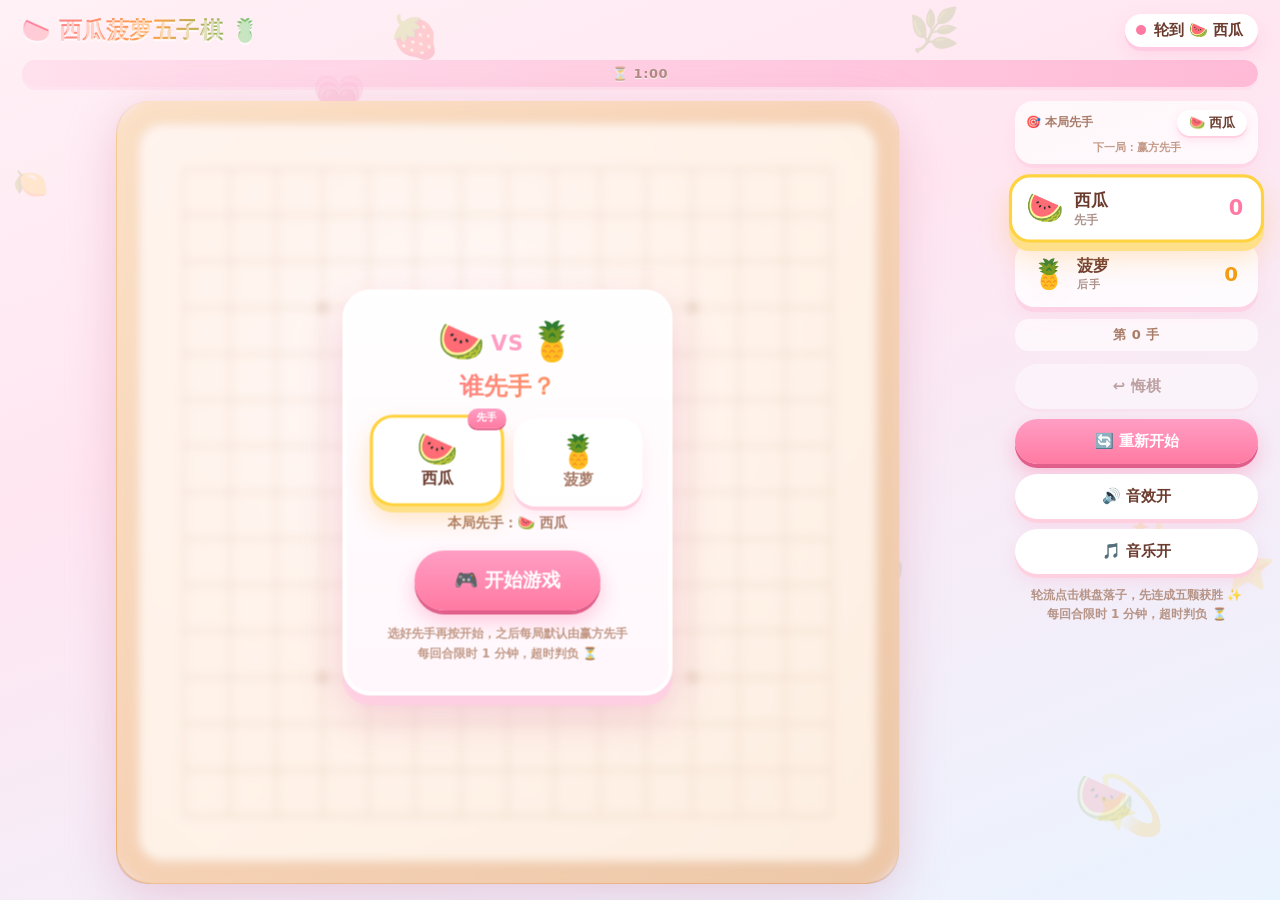
<file: games/gomoku.html>
<!DOCTYPE html>
<html lang="zh-CN">
<head>
<meta charset="UTF-8">
<meta name="viewport" content="width=device-width, initial-scale=1.0, maximum-scale=1.0, user-scalable=no">
<title>🍉 西瓜菠萝五子棋 🍍</title>
<style>
  *{ box-sizing: border-box; }
  /* ⚠️⚠️ 三端适配的三条地基（2026-10-16 全量实测后补，都不是可选项）
     1. touch-action:manipulation —— 关掉「双击缩放」和点击的 300ms 延迟。
        iOS Safari **从 10.0 起就不再理会 viewport 里的 user-scalable=no**，
        所以指望那行 meta 挡双击缩放是无效的，只能靠这一条。
        它保留双指缩放（那是有意留给无障碍的）。
     2. overscroll-behavior:none —— 安卓 Chrome 的**下拉刷新**：页面本来就停在
        滚动顶部，手指往下一拖就刷新整页、对局直接没了。这条是唯一能拦住它的。
     3. color-scheme:light —— 安卓 Chrome 的「强制深色」。游戏没有声明配色方案时，
        系统开了深色模式，Chrome 会把整页反色，这套粉色的设计会变得面目全非。 */
  html{
    touch-action: manipulation;
    overscroll-behavior: none;
    color-scheme: light;
  }
  html, body{ height:100%; margin:0; }
  body{
    font-family: 'Nunito','PingFang SC','Hiragino Sans GB','Microsoft YaHei','Segoe UI',system-ui,sans-serif;
    background: linear-gradient(160deg,#fff1f6 0%,#ffe6f1 38%,#eaf4ff 100%);
    color:#6b3b2e;
    overflow:hidden;
    user-select:none;
    -webkit-tap-highlight-color: transparent;
    -webkit-user-select:none;
    -webkit-touch-callout:none;   /* iOS 长按 emoji 会弹「拷贝/共享」气泡，去掉 */
  }

  /* ---------- 背景漂浮装饰 ---------- */
  .bg-deco{ position:fixed; inset:0; pointer-events:none; z-index:0; overflow:hidden; }
  .bg-deco span{
    position:absolute; opacity:.16; filter:saturate(1.1);
    animation: floaty linear infinite;
  }
  @keyframes floaty{
    0%   { transform: translateY(0) rotate(0deg); }
    50%  { transform: translateY(-26px) rotate(12deg); }
    100% { transform: translateY(0) rotate(0deg); }
  }

  /* ---------- 布局 ---------- */
  .app{
    position:relative; z-index:1;
    height:100vh; height:100dvh;
    display:flex; flex-direction:column;
    padding: clamp(8px,1.5vh,16px) clamp(10px,1.7vw,24px) clamp(10px,1.8vh,18px);
    gap: clamp(8px,1.5vh,16px);
  }

  header{
    flex:0 0 auto;
    display:flex; align-items:center; justify-content:space-between;
    gap:12px; min-width:0;
  }
  h1{
    margin:0; font-size: clamp(17px,2.5vh,27px); font-weight:900;
    letter-spacing:.5px; white-space:nowrap; overflow:hidden; text-overflow:ellipsis;
    background: linear-gradient(90deg,#ff7aa2,#ff9f43 55%,#5ec26a);
    -webkit-background-clip:text; background-clip:text; color:transparent;
    text-shadow: 0 2px 0 rgba(255,255,255,.6);
  }

  .turn-pill{
    flex:0 0 auto;
    display:flex; align-items:center; gap:8px;
    padding:7px 15px 7px 11px;
    border-radius:999px;
    background:#fff;
    font-weight:900; font-size: clamp(12px,1.7vh,15px);
    box-shadow: 0 4px 0 rgba(255,196,222,.7), 0 8px 18px rgba(255,150,190,.22);
    transition: box-shadow .3s, background .3s;
    white-space:nowrap;
  }
  .turn-pill .dot{
    width:10px; height:10px; border-radius:50%;
    background:#ff7aa2; box-shadow:0 0 0 0 rgba(255,122,162,.7);
    animation: ping 1.5s ease-out infinite;
  }
  .turn-pill.p2 .dot{ background:#ffb703; box-shadow:0 0 0 0 rgba(255,183,3,.7); }
  .turn-pill.p2{ box-shadow: 0 4px 0 rgba(255,224,138,.9), 0 8px 18px rgba(255,180,80,.25); }
  @keyframes ping{
    0%{ box-shadow:0 0 0 0 rgba(255,122,162,.65); }
    100%{ box-shadow:0 0 0 12px rgba(255,122,162,0); }
  }

  /* ---------- 倒计时条 ---------- */
  .timer-track{
    flex:0 0 auto; position:relative;
    height: clamp(21px,3vh,27px);
    border-radius:999px; overflow:hidden;
    background: rgba(255,255,255,.75);
    box-shadow: inset 0 2px 5px rgba(200,150,180,.28), 0 3px 0 rgba(255,205,228,.55);
  }
  .timer-fill{
    position:absolute; left:0; top:0; bottom:0; width:100%;
    border-radius:999px;
    background: linear-gradient(90deg,#ffd6e8,#ff9ec4);
    box-shadow: 0 0 12px rgba(255,150,190,.65);
  }
  .timer-fill.p2{
    background: linear-gradient(90deg,#ffeaa7,#ffc93c);
    box-shadow: 0 0 12px rgba(255,200,60,.65);
  }
  .timer-fill.warn{
    background: linear-gradient(90deg,#ffb3b3,#ff6b6b);
    box-shadow: 0 0 16px rgba(255,90,90,.8);
  }
  .timer-text{
    position:absolute; inset:0;
    display:flex; align-items:center; justify-content:center;
    font-weight:900; font-size: clamp(11px,1.6vh,13px); letter-spacing:.6px;
    color:#7a4a3a; text-shadow: 0 1px 0 rgba(255,255,255,.9);
  }
  .timer-track.warn{ animation: urgent .62s ease-in-out infinite; }
  @keyframes urgent{
    0%,100%{ transform: scale(1); }
    50%{ transform: scale(1.025); }
  }

  .stage{
    flex:1 1 auto; min-height:0; min-width:0;
    display:flex; gap: clamp(10px,1.7vw,26px); align-items:stretch;
  }

  .board-area{
    flex:1 1 auto; min-width:0; min-height:0;
    position:relative;
    display:grid; place-items:center;
  }

  /* ---------- 开局准备层 ---------- */
  .ready{
    position:absolute; left:50%; top:50%;
    transform: translate(-50%,-50%);
    z-index:20;
    display:grid; place-items:center; padding:16px;
    border-radius:4.5%;   /* 尺寸由 JS 对齐画布，正好盖住棋盘 */
    background: rgba(255,244,249,.5);
    backdrop-filter: blur(5px); -webkit-backdrop-filter: blur(5px);
    animation: fadeIn .25s ease both;
  }
  .ready.hide{ display:none; }
  @keyframes fadeIn{ from{ opacity:0 } to{ opacity:1 } }

  .ready-card{
    width:min(330px, 84%);
    padding: clamp(16px,3.2vh,28px) clamp(16px,3vw,26px);
    border-radius:28px; text-align:center;
    background: linear-gradient(180deg,#ffffff,#fff7fc);
    border:4px solid #fff;
    box-shadow: 0 10px 0 rgba(255,205,228,.8), 0 20px 42px rgba(220,120,165,.32);
    animation: pop .42s cubic-bezier(.34,1.56,.64,1) both;
  }
  .ready-emoji{ font-size: clamp(26px,4.4vh,38px); line-height:1.1; letter-spacing:2px; }
  .ready-emoji .vs{
    font-size:.55em; font-weight:900; letter-spacing:1px;
    color:#ff9ec4; vertical-align:middle; padding:0 4px;
  }
  .ready-card h2{
    margin:8px 0 6px; font-weight:900;
    font-size: clamp(18px,3vh,24px);
    background: linear-gradient(90deg,#ff7aa2,#ff9f43);
    -webkit-background-clip:text; background-clip:text; color:transparent;
  }
  .ready-first{
    margin:8px 0 clamp(12px,2.2vh,18px);
    font-weight:900; color:#a97c68;
    font-size: clamp(12px,1.8vh,14px);
  }

  /* 先手选择 */
  .pick{ display:flex; gap: clamp(8px,1.6vw,12px); margin-top: clamp(10px,2vh,16px); }
  .pick-btn{
    flex:1 1 0; position:relative; cursor:pointer;
    font:inherit; color:#a97c68;
    display:flex; flex-direction:column; align-items:center; gap:3px;
    padding: clamp(9px,1.7vh,14px) 6px;
    min-height: 44px;
    touch-action: manipulation;
    border-radius:22px;
    border:3px solid transparent;
    background: rgba(255,255,255,.9);
    box-shadow: 0 4px 0 rgba(255,208,224,.95), 0 8px 16px rgba(255,160,195,.2);
    transition: transform .18s cubic-bezier(.34,1.56,.64,1), box-shadow .18s, border-color .18s, background .18s;
  }
  .pick-btn:hover{ transform: translateY(-2px); }
  .pick-btn:active{ transform: translateY(1px); }
  .pick-e{ font-size: clamp(23px,3.8vh,32px); line-height:1; }
  .pick-n{ font-weight:900; font-size: clamp(12px,1.8vh,15px); }
  .pick-btn.active{
    color:#6b3b2e; background:#fff;
    border-color:#ffd23f;
    transform: translateY(-2px) scale(1.04);
    box-shadow: 0 6px 0 #ffe08a, 0 12px 22px rgba(255,180,80,.32);
  }
  .pick-btn.active::after{
    content:'先手';
    position:absolute; top:-9px; right:-5px;
    padding:2px 8px 3px; border-radius:999px;
    font-size:10px; font-weight:900; letter-spacing:.5px; color:#fff;
    background: linear-gradient(180deg,#ff9ec4,#ff7aa2);
    box-shadow: 0 2px 0 #e05f8b;
  }

  /* 矮屏（横屏手机等）压缩准备卡，避免溢出棋盘 */
  @media (max-height: 640px){
    .ready-emoji, .ready-tip{ display:none; }
    .ready-card h2{ margin:2px 0 0; }
    .pick{ margin-top:8px; }
    .pick-btn{ flex-direction:row; gap:7px; padding:7px 10px; border-radius:16px; }
    .pick-e{ font-size:20px; }
    .pick-btn.active::after{ top:-8px; right:-4px; }
  }
  .ready-tip{
    margin-top: clamp(10px,1.8vh,14px);
    font-weight:800; color:#c39a88; line-height:1.6;
    font-size: clamp(10px,1.5vh,12px);
  }
  .btn.big{
    padding: clamp(12px,2.1vh,17px) clamp(26px,5vw,40px);
    font-size: clamp(15px,2.3vh,19px);
  }

  .timer-track.idle{ opacity:.6; }

  /* 棋盘：canvas 只画木框 / 网格 / 最后一手标记；
     **棋子是上面的 DOM 图层**（见下面 .stones 的注释），所以这里要多套一层定位盒。 */
  .board-wrap{
    position:relative;
    width:0; height:0;          /* 真实尺寸由 resize() 设成 size×size */
  }
  canvas{
    display:block;
    touch-action: manipulation;
    filter: drop-shadow(0 12px 24px rgba(214,140,170,.38));
    border-radius: 4%;
  }

  /* ---------- 棋子图层 ---------- */
  /* ⚠️⚠️ 为什么棋子不走 canvas 的 fillText，而是 DOM：
     2026-10-16 用户在 iPhone 上反馈「棋盘上的图标消失了」。
     实测对下来：canvas 画的木框、网格、最后一手的虚线圈**都正常**，
     只有 fillText 画的 🍉 不见；而**页面上 DOM 里的 emoji（标题、头像、按钮、
     撒花）全部正常**。桌面端用同一个文件跑，棋子是画得出来的。
     也就是说这是 iOS 上 canvas 画 emoji 的老问题，跟字体栈怎么写无关 ——
     与其赌某个 ctx.font 写法，不如走**已经被这台设备证明能显示**的那条路。
     DOM 图层的另一个好处：Windows 的 Segoe UI Emoji、苹果的 Apple Color Emoji
     长得不一样，改成 DOM 之后各端至少是同一套渲染逻辑。 */
  .stones{ position:absolute; inset:0; pointer-events:none; }
  /* ⚠️ 这里**不要**写 will-change:transform。一盘棋最多 225 颗子，
     写上去等于让每颗子各占一个合成层（每层还带 text-shadow 的位图），
     手机 Safari / 安卓 Chrome 的内存和合成器都会吃紧。
     弹出动画只跑 0.26s，transform 动画浏览器本来就会自动上合成层，不需要提前声明。 */
  .stone{
    position:absolute;
    transform: translate(-50%,-50%);
    line-height:1;
    /* 三端各自的彩色 emoji 字体：Windows / 苹果 / 安卓。缺一个就往后落到下一个，
       都没有还有 sans-serif 兜底。 */
    font-family:"Segoe UI Emoji","Apple Color Emoji","Noto Color Emoji",sans-serif;
    text-shadow: 0 2px 3px rgba(150,100,55,.35);
  }
  /* 落子的弹出动画（原来在 canvas 里用 scale 算，现在交给 CSS） */
  .stone.pop{ animation: stonePop .26s cubic-bezier(.34,1.56,.64,1) both; }
  @keyframes stonePop{
    from{ transform: translate(-50%,-50%) scale(.25); }
    to{   transform: translate(-50%,-50%) scale(1); }
  }
  @media (prefers-reduced-motion: reduce){
    .stone.pop{ animation: none; }
  }

  /* ---------- 侧栏 ---------- */
  .panel{
    flex: 0 0 clamp(186px,19vw,248px);
    display:flex; flex-direction:column; gap: clamp(8px,1.4vh,14px);
    min-height:0;
  }

  .pcard{
    display:flex; align-items:center; gap:10px;
    padding: clamp(8px,1.3vh,13px) 13px;
    border-radius:20px;
    background: rgba(255,255,255,.78);
    border:3px solid transparent;
    box-shadow: 0 5px 0 rgba(255,198,222,.55), 0 10px 20px rgba(255,160,195,.16);
    transition: transform .25s cubic-bezier(.34,1.56,.64,1), box-shadow .25s, border-color .25s, background .25s;
  }
  .pcard .emoji{ font-size: clamp(22px,3.2vh,30px); line-height:1; transition: transform .25s; }
  .pcard .info{ display:flex; flex-direction:column; min-width:0; }
  .pcard .name{ font-weight:900; font-size: clamp(13px,1.8vh,16px); white-space:nowrap; }
  .pcard .tag{ font-size: clamp(9px,1.3vh,11px); opacity:.55; font-weight:800; letter-spacing:.5px; }
  .pcard .score{
    margin-left:auto; font-weight:900; font-size: clamp(15px,2.2vh,20px);
    color:#ff7aa2; min-width:22px; text-align:center;
  }
  .pcard.p2 .score{ color:#f39c12; }

  .pcard.active{
    transform: scale(1.05);
    background:#fff;
    border-color:#ffd23f;
    box-shadow: 0 8px 0 #ffe08a, 0 14px 26px rgba(255,180,80,.32);
  }
  .pcard.active .emoji{ animation: bob .9s ease-in-out infinite; }
  @keyframes bob{ 0%,100%{ transform:translateY(0) } 50%{ transform:translateY(-5px) } }

  .pcard.winner{
    border-color:#7ed957;
    box-shadow: 0 8px 0 #b6ee9a, 0 14px 26px rgba(120,220,110,.35);
  }

  /* ---------- 先手设置 ---------- */
  .setting{
    background: rgba(255,255,255,.72);
    border-radius:18px; padding: clamp(6px,1vh,10px) 11px;
    box-shadow: 0 4px 0 rgba(255,205,228,.5), 0 8px 16px rgba(255,160,195,.14);
  }
  .setting-top{ display:flex; align-items:center; gap:8px; }
  .setting-label{
    font-weight:900; font-size: clamp(10px,1.45vh,12px);
    color:#a97c68; white-space:nowrap;
  }
  .setting-value{
    margin-left:auto; white-space:nowrap;
    font-weight:900; font-size: clamp(11px,1.6vh,13px); color:#6b3b2e;
    background:#fff; border-radius:999px; padding:4px 12px;
    box-shadow: 0 2px 0 #ffd0e0, 0 4px 10px rgba(255,150,190,.25);
  }
  .seg-hint{
    margin-top:5px; text-align:center; min-height:12px;
    font-size: clamp(9px,1.25vh,10.5px); font-weight:800; color:#c39a88;
  }

  .moves{
    text-align:center; font-weight:900; font-size: clamp(11px,1.6vh,13px);
    color:#a97c68; letter-spacing:.5px;
    background: rgba(255,255,255,.6);
    padding:7px; border-radius:14px;
  }

  .controls{ display:flex; flex-direction:column; gap: clamp(7px,1.1vh,11px); }

  .btn{
    font: inherit; font-weight:900; cursor:pointer;
    border:none; border-radius:999px;
    padding: clamp(9px,1.5vh,13px) 16px;
    font-size: clamp(12px,1.75vh,15px);
    /* ⚠️ 实测：光靠 vh 内边距算出的是 39~43 px —— **三端 12 种视口全不达标**。
       44 是 Apple HIG 的最小触摸边长（Material 要 48）。写死一个下限最省事，
       桌面上从 43 变成 44，肉眼看不出来。 */
    min-height: 44px;
    touch-action: manipulation;
    color:#6b3b2e;
    background:#fff;
    box-shadow: 0 4px 0 #ffd0e0, 0 8px 16px rgba(255,150,190,.22);
    transition: transform .12s ease, box-shadow .12s ease, opacity .2s, filter .2s;
    white-space:nowrap;
  }
  .btn:hover:not(:disabled){ transform: translateY(-2px); box-shadow: 0 6px 0 #ffd0e0, 0 12px 22px rgba(255,150,190,.3); }
  .btn:active:not(:disabled){ transform: translateY(2px); box-shadow: 0 1px 0 #ffd0e0; }
  .btn:disabled{ opacity:.42; cursor:not-allowed; box-shadow:0 3px 0 rgba(255,208,224,.6); }
  .btn.primary{
    color:#fff;
    background: linear-gradient(180deg,#ff9ec4,#ff7aa2);
    box-shadow: 0 4px 0 #e05f8b, 0 10px 20px rgba(255,120,165,.4);
  }
  .btn.primary:hover:not(:disabled){ box-shadow: 0 6px 0 #e05f8b, 0 14px 26px rgba(255,120,165,.45); }
  .btn.primary:active:not(:disabled){ box-shadow: 0 1px 0 #e05f8b; }
  .btn.mint{ background: linear-gradient(180deg,#b8f0a8,#8fe07a); color:#3d6b2f; box-shadow:0 4px 0 #6cc257, 0 10px 20px rgba(130,220,110,.35); }
  .btn.mint:hover:not(:disabled){ box-shadow:0 6px 0 #6cc257, 0 14px 26px rgba(130,220,110,.4); }
  .btn.mint:active:not(:disabled){ box-shadow:0 1px 0 #6cc257; }

  .hint{
    font-size: clamp(10px,1.4vh,12px); text-align:center; line-height:1.6;
    color:#b08a7a; font-weight:700; opacity:.9;
  }

  /* ---------- 结算弹窗 ---------- */
  .overlay{
    position:fixed; inset:0; z-index:50;
    display:none; place-items:center;
    background: rgba(255,240,246,.55);
    backdrop-filter: blur(7px); -webkit-backdrop-filter: blur(7px);
    padding:20px;
  }
  .overlay.show{ display:grid; }

  .confetti{ position:absolute; inset:0; overflow:hidden; pointer-events:none; }
  .confetti span{
    position:absolute; top:-70px; will-change: transform;
    animation-name: fall; animation-timing-function: linear; animation-fill-mode: forwards;
  }
  @keyframes fall{
    0%  { transform: translateY(0) rotate(0deg); opacity:0; }
    10% { opacity:1; }
    100%{ transform: translateY(112vh) rotate(540deg); opacity:.9; }
  }

  .card{
    position:relative; z-index:1;
    width:min(400px, 88vw);
    padding: clamp(22px,4vh,36px) clamp(20px,4vw,34px);
    border-radius:32px;
    background: linear-gradient(180deg,#ffffff,#fff6fb);
    text-align:center;
    box-shadow: 0 14px 0 rgba(255,205,228,.75), 0 26px 50px rgba(220,120,165,.35);
    border:4px solid #fff;
    animation: pop .45s cubic-bezier(.34,1.56,.64,1) both;
  }
  @keyframes pop{
    0%{ transform: scale(.6) translateY(20px); opacity:0; }
    100%{ transform: scale(1) translateY(0); opacity:1; }
  }
  .card .big-emoji{ font-size: clamp(48px,9vh,72px); line-height:1; animation: bob 1.1s ease-in-out infinite; }
  .card h2{
    margin: 10px 0 4px; font-size: clamp(20px,3.4vh,28px); font-weight:900;
    background: linear-gradient(90deg,#ff7aa2,#ff9f43);
    -webkit-background-clip:text; background-clip:text; color:transparent;
  }
  .card p{ margin:0 0 18px; font-size: clamp(12px,1.9vh,14px); color:#a97c68; font-weight:800; }
  .ov-btns{ display:flex; gap:10px; justify-content:center; flex-wrap:wrap; }
  .ov-next{
    margin-top:13px; font-weight:900; color:#b08a7a;
    font-size: clamp(11px,1.7vh,13px);
  }

  /* ---------- 响应式 ---------- */
  /* 窄屏（手机）通用：侧栏里的卡片改成横排、按钮两列 ——
     竖排会把高度吃光，横排能省下一半。跟横竖屏无关，所以放在最外面对两种都生效。 */
  @media (max-width: 860px){
    .players{ display:flex; gap:8px; order:1; }
    .setting{ order:2; }
    .controls{ order:3; }
    .pcard{ flex:1 1 0; padding:8px 10px; border-radius:16px; }
    .pcard .tag{ display:none; }
    /* ⚠️ 这里必须用 grid，不能用 flex + flex-wrap。
       flex 下每个按钮的 min-width 默认是「内容的宽度」，而「🔄 重新开始」
       比一半栏宽还宽、又不能再缩 → 它会被挤到**第三行**，侧栏随之变高，
       最后两个按钮直接被顶出屏幕（实测 667×375 溢出 13px）。
       grid 的两条轨道宽度是定死的，永远两行，高度可预测。 */
    .controls{ display:grid; grid-template-columns:1fr 1fr; }
    .controls .btn{ padding:11px 6px; }
    .moves{ display:none; }
    .hint{ display:none; }
  }
  /* 竖屏手机：棋盘和侧栏**上下叠**（手机竖屏太窄，侧栏挤不下并排） */
  @media (max-width: 860px) and (orientation: portrait){
    .stage{ flex-direction: column; }
    .panel{ flex:0 0 auto; }
  }
  /* ⚠️⚠️ 横屏手机（844×390 这类）**绝不能沿用竖屏的「上下叠」**。
     横屏只剩约 300px 高，减掉侧栏后棋盘区被压到 100px 以下，
     resize() 里那个 220px 下限就会把画布顶出容器 —— 而画布是溢出绘制的，
     结果**直接压在侧栏的「西瓜/菠萝」卡片上**（实测第 4、5 颗棋子被盖住看不见）。
     横屏的宽度是富余的，所以改成**左右排 + 侧栏收窄**，棋盘反而更大
     （实测棋盘从 220px 变 307px，格距 13.0 → 18.2）。 */
  @media (max-width: 860px) and (orientation: landscape){
    .stage{ flex-direction: row; }
    /* 侧栏放宽到 168px 起：横屏的棋盘是**被高度限制**的，侧栏变宽并不会让棋盘变小，
       但能让「🔄 重新开始」在两条轨道里都放得下。 */
    .panel{ flex:0 0 clamp(168px, 26vw, 210px); }
    /* 横屏侧栏只有 ~150–200px 宽，两张玩家卡并排会把「西瓜」挤成竖着的两个字
       （实测 667×375 时每张卡只剩 72px）。改回竖排，每张卡拿到整栏宽度。 */
    .players{ display:block; }
    .players .pcard + .pcard{ margin-top:8px; }
  }
  /* ⚠️⚠️ 特别矮的视口。除了横屏手机本身，**更要紧的是从站点浮层里打开的情形**：
     .play 浮层还要占掉顶上的标题栏和底部的提示条，iframe 只剩 ~290px 高，
     棋盘区就只剩 ~205px，而侧栏排下来要 261px —— 又溢。
     这时把「本局先手」那张卡收掉（纯冗余：顶部那颗胶囊已经在报轮到谁），
     玩家卡改回一行、间距收紧，侧栏 261px → 155px，装得下。
     兜底再给侧栏允许纵向滚动：宁可能滚，也不能让「重新开始」被切在屏幕外。 */
  @media (max-height: 480px){
    .setting{ display:none; }
    .players{ display:flex; gap:6px; }
    .players .pcard + .pcard{ margin-top:0; }
    .pcard{ padding:6px 8px; }
    .pcard .emoji{ font-size:18px; }
    .panel{ gap:6px; overflow-y:auto; overscroll-behavior:contain; }
  }
  /* ⚠️⚠️ 矮 + 横屏：竖向实在不够，改成**两列**——棋盘独占左侧整列。
     为什么非要这么改：手机横屏本身就只有 ~390px 高，要是从站点浮层打开，
     浮层还要占掉标题栏和底部提示，iframe 只剩 ~273px。而这 273px 里
     标题 28 + 倒计时 21 + 两个间隙 16 就吃掉 65px，棋盘只剩 **187px、格距 11px**
     —— 能落子但看着难受。
     横屏的**宽度**是富余的（822px），所以把「标题 / 轮到谁 / 倒计时 / 侧栏」
     全挤到右侧那一列（210px 够放下），左边整列都留给棋盘：
     棋盘 187 → 255px、格距 11.0 → 15.1px。
     .stage 用 display:contents，让它的两个孩子直接参与外层栅格 —— 不用改 DOM。 */
  @media (max-height: 480px) and (orientation: landscape){
    .app{
      display:grid;
      grid-template-columns: minmax(0, 1fr) clamp(168px, 26vw, 210px);
      grid-template-rows: auto auto minmax(0, 1fr);
      gap: 6px 10px;
    }
    .stage{ display:contents; }
    /* 标题和「轮到谁」在右列上下排 —— 并排的话两行都会缩到看不清 */
    header{
      grid-column:2; grid-row:1;
      flex-direction:column; align-items:stretch; gap:5px;
    }
    h1{ font-size: clamp(11px, 3.2vh, 15px); }
    .turn-pill{ justify-content:center; font-size:11px; padding:5px 10px 5px 8px; }
    .timer-track{ grid-column:2; grid-row:2; height:16px; }
    .board-area{ grid-column:1; grid-row:1 / 4; }
    .panel{ grid-column:2; grid-row:3; }
    /* 右列只有 168–210px，两张玩家卡并排会挤 → 图标和间距再收一点 */
    .players{ display:flex; gap:6px; }
    .pcard{ padding:6px 6px; gap:6px; }
    .pcard .emoji{ font-size:16px; }
    .pcard .score{ min-width:12px; }
  }
</style>
</head>
<body>

<div class="bg-deco" id="bgDeco"></div>

<div class="app">
  <header>
    <h1>🍉 西瓜菠萝五子棋 🍍</h1>
    <div class="turn-pill" id="turnPill">
      <span class="dot"></span>
      <span id="turnText">轮到 🍉 西瓜</span>
    </div>
  </header>

  <div class="timer-track" id="timerTrack">
    <div class="timer-fill" id="timerFill"></div>
    <div class="timer-text" id="timerText">⏳ 1:00</div>
  </div>

  <div class="stage">
    <div class="board-area" id="boardArea">
      <div class="board-wrap" id="boardWrap">
        <canvas id="board"></canvas>
        <div class="stones" id="stones" aria-hidden="true"></div>
      </div>

      <div class="ready" id="readyOverlay">
        <div class="ready-card">
          <div class="ready-emoji">🍉<span class="vs">VS</span>🍍</div>
          <h2>谁先手？</h2>
          <div class="pick" id="readyPick">
            <button class="pick-btn active" data-first="1">
              <span class="pick-e">🍉</span><span class="pick-n">西瓜</span>
            </button>
            <button class="pick-btn" data-first="2">
              <span class="pick-e">🍍</span><span class="pick-n">菠萝</span>
            </button>
          </div>
          <div class="ready-first" id="readyFirst">本局先手：🍉 西瓜</div>
          <button class="btn primary big" id="btnStart">🎮 开始游戏</button>
          <div class="ready-tip">选好先手再按开始，之后每局默认由赢方先手<br>每回合限时 1 分钟，超时判负 ⏳</div>
        </div>
      </div>
    </div>

    <aside class="panel">
      <div class="setting">
        <div class="setting-top">
          <span class="setting-label">🎯 本局先手</span>
          <span class="setting-value" id="firstNow">🍉 西瓜</span>
        </div>
        <div class="seg-hint" id="segHint">下一局：赢方先手</div>
      </div>

      <div class="players">
        <div class="pcard p1 active" id="pcard1">
          <span class="emoji">🍉</span>
          <span class="info">
            <span class="name">西瓜</span>
            <span class="tag">先手</span>
          </span>
          <span class="score" id="score1">0</span>
        </div>
        <div class="pcard p2" id="pcard2">
          <span class="emoji">🍍</span>
          <span class="info">
            <span class="name">菠萝</span>
            <span class="tag">后手</span>
          </span>
          <span class="score" id="score2">0</span>
        </div>
      </div>

      <div class="moves" id="movesText">第 0 手 · 西瓜先走</div>

      <div class="controls">
        <button class="btn" id="btnUndo" disabled>↩️ 悔棋</button>
        <button class="btn primary" id="btnRestart">🔄 重新开始</button>
        <button class="btn" id="btnSound">🔊 音效开</button>
        <button class="btn" id="btnBgm">🎵 音乐开</button>
      </div>

      <div class="hint">轮流点击棋盘落子，先连成五颗获胜 ✨<br>每回合限时 1 分钟，超时判负 ⏳</div>
    </aside>
  </div>
</div>

<div class="overlay" id="overlay">
  <div class="confetti" id="confetti"></div>
  <div class="card">
    <div class="big-emoji" id="ovEmoji">🍉</div>
    <h2 id="ovTitle">西瓜赢啦！</h2>
    <p id="ovSub">恭喜恭喜～</p>
    <div class="ov-btns">
      <button class="btn mint" id="ovAgain">🎮 再来一局</button>
      <button class="btn" id="ovUndo">↩️ 悔棋</button>
    </div>
    <div class="ov-next" id="ovNext"></div>
  </div>
</div>

<script>
(function(){
  'use strict';

  /* ================= 常量与状态 ================= */
  const N = 15;
  const EMPTY = 0, MELON = 1, PINE = 2;
  const PLAYER = {
    1: { emoji:'🍉', name:'西瓜', win:'西瓜赢啦！', sub:'西瓜甜到心里，五子连珠～' },
    2: { emoji:'🍍', name:'菠萝', win:'菠萝赢啦！', sub:'菠萝酸甜可口，五子连珠～' }
  };
  const EMOJI_FONT = '"Segoe UI Emoji","Apple Color Emoji","Noto Color Emoji","EmojiOne Color","Android Emoji",sans-serif';

  const TURN_MS = 60000;   // 每回合 1 分钟

  const state = {
    board: new Array(N*N).fill(EMPTY),
    turn: MELON,
    started: false,        // 是否已按下「开始游戏」
    firstPlayer: MELON,    // 自定义先手（下一局生效）
    history: [],
    lastMove: null,
    gameOver: false,
    winLine: null,
    isDraw: false,
    timeout: false,        // 本局是否由超时结束
    lastWinner: null,      // 上一局赢家 → 下一局先手
    anim: null,
    score: { 1:0, 2:0 },
    soundOn: true,
    bgmOn: true
  };

  // 倒计时运行时状态
  let remaining = TURN_MS;   // 本回合剩余毫秒
  let deadline = 0;          // 运行中的截止时刻
  let timerRunning = false;
  let lastShownSec = -1;

  let size = 0, dpr = 1;
  let originX = 0, originY = 0, cell = 0, frameW = 0, innerS = 0;
  let hover = null;

  // 先拿到画布，后面的绘制 / 交互都要用
  const canvas = document.getElementById('board');
  const ctx = canvas.getContext('2d');
  const boardArea = document.getElementById('boardArea');
  const boardWrap = document.getElementById('boardWrap');   // 棋盘尺寸的定位盒
  const stonesLayer = document.getElementById('stones');    // 棋子 DOM 图层

  /* ================= 音频 ================= */
  let audioCtx = null, bgmBus = null;

  // 原始音频上下文（音效 / 背景音乐共用，不受音效开关影响）
  function audio(){
    try{
      if(!audioCtx){
        audioCtx = new (window.AudioContext || window.webkitAudioContext)();
        bgmBus = audioCtx.createGain();
        bgmBus.gain.value = 0.0001;
        bgmBus.connect(audioCtx.destination);
      }
      if(audioCtx.state === 'suspended') audioCtx.resume();
      return audioCtx;
    }catch(e){ return null; }
  }
  // 音效专用：音效关掉时直接静默
  function ac(){ return state.soundOn ? audio() : null; }

  function tone(freq, dur, type, vol, delay){
    const c = ac(); if(!c) return;
    const t0 = c.currentTime + (delay||0);
    const osc = c.createOscillator(), g = c.createGain();
    osc.type = type || 'sine';
    osc.frequency.setValueAtTime(freq, t0);
    g.gain.setValueAtTime(0.0001, t0);
    g.gain.exponentialRampToValueAtTime(vol || 0.12, t0 + 0.012);
    g.gain.exponentialRampToValueAtTime(0.0001, t0 + dur);
    osc.connect(g); g.connect(c.destination);
    osc.start(t0); osc.stop(t0 + dur + 0.03);
  }

  function sndPlace(){ tone(680, .09, 'triangle', .13, 0); tone(980, .1, 'triangle', .09, .05); }
  function sndNope(){ tone(180, .12, 'sawtooth', .07, 0); }
  function sndUndo(){ tone(520, .1, 'sine', .1, 0); tone(360, .12, 'sine', .09, .06); }
  function sndRestart(){ [520,660,780].forEach((f,i)=>tone(f,.11,'sine',.09,i*.07)); }
  function sndStart(){ [523,659,784,1047].forEach((f,i)=>tone(f,.16,'triangle',.12,i*.08)); }
  function sndWin(){ [523,659,784,1047,1319].forEach((f,i)=>tone(f,.22,'sine',.11,i*.11)); }
  function sndDraw(){ [440,392,330].forEach((f,i)=>tone(f,.2,'sine',.1,i*.13)); }
  // 倒计时读秒：越接近 0 越急促
  function sndTick(sec){ tone(560 + (10 - sec) * 62, .055, 'triangle', .055, 0); }
  // 超时：可爱版“嘟——”
  function sndTimeout(){
    [660, 560, 470, 380].forEach((f, i) => tone(f, .26, 'triangle', .1, i * .13));
    tone(300, .5, 'sine', .07, .52);
  }

  /* ---------- 背景音乐：4 小节 I–V–vi–IV 琶音循环 ---------- */
  const BGM_STEP = 0.26;      // 八分音符时长（秒）
  const BGM_VOL  = 0.17;
  const BGM_LEAD = [
    'E5','G5','C6','G5','E5','G5','C6','G5',
    'D5','G5','B5','G5','D5','G5','B5','G5',
    'C5','E5','A5','E5','C5','E5','A5','E5',
    'C5','F5','A5','F5','C5','F5','A5','F5'
  ];
  const BGM_BASS = ['C3','G3','A3','F3'];
  const NOTE = {
    C3:130.81, E3:164.81, F3:174.61, G3:196.00, A3:220.00,
    C4:261.63, D4:293.66, E4:329.63, F4:349.23, G4:392.00, A4:440.00,
    C5:523.25, D5:587.33, E5:659.25, F5:698.46, G5:783.99, A5:880.00, B5:987.77,
    C6:1046.50
  };
  const BGM = { playing:false, step:0, nextTime:0, timer:null };

  function bgmNote(freq, t, dur, vol, type){
    const osc = audioCtx.createOscillator(), g = audioCtx.createGain();
    osc.type = type;
    osc.frequency.setValueAtTime(freq, t);
    g.gain.setValueAtTime(0.0001, t);
    g.gain.exponentialRampToValueAtTime(vol, t + 0.02);
    g.gain.exponentialRampToValueAtTime(0.0001, t + dur);
    osc.connect(g); g.connect(bgmBus);
    osc.start(t); osc.stop(t + dur + 0.05);
  }

  function scheduleBgmStep(i, t){
    const lead = BGM_LEAD[i % BGM_LEAD.length];
    bgmNote(NOTE[lead], t, BGM_STEP * 0.85, 0.5, 'triangle');
    if(i % 4 === 2) bgmNote(NOTE[lead] * 2, t, BGM_STEP * 0.45, 0.10, 'sine'); // 高音点缀
    const bar = Math.floor(i / 8) % 4;
    if(i % 8 === 0) bgmNote(NOTE[BGM_BASS[bar]], t, BGM_STEP * 2.4, 0.42, 'sine');
    if(i % 8 === 4) bgmNote(NOTE[BGM_BASS[bar]] * 1.5, t, BGM_STEP * 1.1, 0.24, 'sine');
  }

  function bgmPump(){
    const c = audioCtx;
    if(!c || !BGM.playing) return;
    const now = c.currentTime;
    if(BGM.nextTime < now) BGM.nextTime = now + 0.06;
    while(BGM.nextTime < now + 0.6){
      scheduleBgmStep(BGM.step, BGM.nextTime);
      BGM.step = (BGM.step + 1) % BGM_LEAD.length;
      BGM.nextTime += BGM_STEP;
    }
  }

  function startBgm(){
    if(BGM.playing || !state.bgmOn) return;
    const c = audio(); if(!c) return;
    BGM.playing = true;
    BGM.step = 0;
    BGM.nextTime = c.currentTime + 0.15;
    const t = c.currentTime;
    bgmBus.gain.cancelScheduledValues(t);
    bgmBus.gain.setValueAtTime(Math.max(0.0001, bgmBus.gain.value), t);
    bgmBus.gain.linearRampToValueAtTime(BGM_VOL, t + 1.4);   // 淡入
    BGM.timer = setInterval(bgmPump, 150);
    bgmPump();
  }

  function stopBgm(){
    if(BGM.timer){ clearInterval(BGM.timer); BGM.timer = null; }
    if(!BGM.playing) return;
    BGM.playing = false;
    if(audioCtx && bgmBus){
      const t = audioCtx.currentTime;
      bgmBus.gain.cancelScheduledValues(t);
      bgmBus.gain.setValueAtTime(Math.max(0.0001, bgmBus.gain.value), t);
      bgmBus.gain.linearRampToValueAtTime(0.0001, t + 0.4);   // 淡出
    }
  }

  /* ================= 回合计时器 ================= */
  const timerTrack = document.getElementById('timerTrack');
  const timerFill  = document.getElementById('timerFill');
  const timerText  = document.getElementById('timerText');
  const readyOverlay = document.getElementById('readyOverlay');

  function syncTimerUI(){
    const pct = Math.max(0, Math.min(100, remaining / TURN_MS * 100));
    timerFill.style.width = pct.toFixed(2) + '%';

    const warn = remaining <= 10000 && remaining > 0 && !state.gameOver;
    timerFill.classList.toggle('p2', state.turn === PINE);
    timerFill.classList.toggle('warn', warn);
    timerTrack.classList.toggle('warn', warn);
    timerTrack.classList.toggle('idle', !state.started);

    const sec = Math.max(0, Math.ceil(remaining / 1000));
    if(sec !== lastShownSec){
      lastShownSec = sec;
      timerText.textContent = (warn ? '⚠️ ' : '⏳ ')
        + Math.floor(sec / 60) + ':' + String(sec % 60).padStart(2, '0');
    }
  }

  // 就绪：显示满格，但先不走
  function armTimer(){
    remaining = TURN_MS;
    timerRunning = false;
    lastShownSec = -1;
    syncTimerUI();
  }
  // 开跑
  function startTimer(){
    remaining = TURN_MS;
    deadline = performance.now() + remaining;
    timerRunning = true;
    lastShownSec = -1;
    syncTimerUI();
  }
  function resumeTimer(){
    if(state.gameOver || timerRunning || !state.started) return;
    deadline = performance.now() + remaining;
    timerRunning = true;
  }
  function pauseTimer(){
    if(!timerRunning) return;
    remaining = Math.max(0, deadline - performance.now());
    timerRunning = false;
    syncTimerUI();
  }
  // 冻结在当前剩余时间（保留“还剩多少”的视觉信息）
  function stopTimer(){
    timerRunning = false;
    syncTimerUI();
  }

  function tickTimer(){
    if(!timerRunning){ syncTimerUI(); return; }
    const prev = Math.ceil(remaining / 1000);
    remaining = deadline - performance.now();

    if(remaining <= 0){ remaining = 0; syncTimerUI(); onTimeout(); return; }

    const cur = Math.ceil(remaining / 1000);
    if(cur !== prev && cur <= 10) sndTick(cur);   // 最后 10 秒读秒
    syncTimerUI();
  }

  function onTimeout(){
    if(state.gameOver || !state.started) return;
    timerRunning = false;
    const loser = state.turn;
    const winner = (loser === MELON) ? PINE : MELON;

    state.gameOver = true;
    state.timeout = true;
    state.winLine = null;
    state.lastWinner = winner;
    state.score[winner]++;
    saveScore();
    sndTimeout();
    updateHUD();
    setTimeout(() => showOverlay(winner, true), 520);
  }

  /* ================= 存档 ================= */
  function loadScore(){
    try{
      const raw = localStorage.getItem('cute-gomoku-score');
      if(raw){
        const o = JSON.parse(raw);
        state.score[1] = o[1]|0;
        state.score[2] = o[2]|0;
      }
      const s = localStorage.getItem('cute-gomoku-sound');
      if(s === '0') state.soundOn = false;
      const b = localStorage.getItem('cute-gomoku-bgm');
      if(b === '0') state.bgmOn = false;
      const f = localStorage.getItem('cute-gomoku-first');
      if(f === '1' || f === '2') state.firstPlayer = +f;
    }catch(e){}
  }
  function saveScore(){
    try{ localStorage.setItem('cute-gomoku-score', JSON.stringify(state.score)); }catch(e){}
  }
  function saveSound(){
    try{ localStorage.setItem('cute-gomoku-sound', state.soundOn ? '1' : '0'); }catch(e){}
  }
  function saveBgm(){
    try{ localStorage.setItem('cute-gomoku-bgm', state.bgmOn ? '1' : '0'); }catch(e){}
  }
  function saveFirst(){
    try{ localStorage.setItem('cute-gomoku-first', String(state.firstPlayer)); }catch(e){}
  }

  /* ================= 画布尺寸 ================= */
  function resize(){
    const r = boardArea.getBoundingClientRect();
    // ⚠️ 这个下限是**兜底**，不是常规路径：正常布局下 min(宽,高) 一定会 ≥ 它。
    //    原来写的 220 太高了 —— 横屏手机（844×390）棋盘区只剩 ~300px 高、
    //    竖屏叠法下甚至不到 100px，220 的下限把画布顶出容器、压到侧栏上。
    //    横屏改成左右排之后棋盘区有 300+，所以这里调到 160 就够兜底了。
    const s = Math.max(160, Math.floor(Math.min(r.width, r.height)));
    dpr = Math.min(window.devicePixelRatio || 1, 2.5);

    size = s;
    canvas.style.width = s + 'px';
    canvas.style.height = s + 'px';
    boardWrap.style.width = s + 'px';       // 棋子图层的定位盒，必须与画布严丝合缝
    boardWrap.style.height = s + 'px';
    readyOverlay.style.width = s + 'px';    // 准备层与棋盘等大
    readyOverlay.style.height = s + 'px';
    canvas.width = Math.round(s * dpr);
    canvas.height = Math.round(s * dpr);
    ctx.setTransform(dpr, 0, 0, dpr, 0, 0);

    frameW = size * 0.028;
    innerS = size - frameW * 2;
    const pad = innerS * 0.062;
    cell = (innerS - pad * 2) / (N - 1);
    originX = frameW + pad;
    originY = frameW + pad;

    // 棋盘尺寸变了 → 棋子要按新的 px()/py()/cell 重新摆一遍
    layoutAllStones();
  }

  const px = x => originX + x * cell;
  const py = y => originY + y * cell;

  /* ================= 绘制工具 ================= */
  function roundRect(c, x, y, w, h, r){
    c.beginPath();
    if(c.roundRect){ c.roundRect(x, y, w, h, r); return; }
    c.moveTo(x+r, y);
    c.arcTo(x+w, y,   x+w, y+h, r);
    c.arcTo(x+w, y+h, x,   y+h, r);
    c.arcTo(x,   y+h, x,   y,   r);
    c.arcTo(x,   y,   x+w, y,   r);
    c.closePath();
  }
  const easeOutBack = t => { const c1 = 1.9, c3 = c1 + 1; return 1 + c3 * Math.pow(t-1,3) + c1 * Math.pow(t-1,2); };
  const clamp01 = t => t < 0 ? 0 : t > 1 ? 1 : t;

  /* ================= 各层绘制 ================= */
  function drawBoard(){
    // 木质外框
    const wg = ctx.createLinearGradient(0, 0, size, size);
    wg.addColorStop(0, '#f7cd92');
    wg.addColorStop(.45, '#eeb273');
    wg.addColorStop(1, '#d99a55');
    ctx.save();
    ctx.shadowColor = 'rgba(160,105,60,.35)';
    ctx.shadowBlur = size * 0.03;
    ctx.shadowOffsetY = size * 0.012;
    roundRect(ctx, 0, 0, size, size, size * 0.045);
    ctx.fillStyle = wg;
    ctx.fill();
    ctx.restore();

    // 内板（奶油底）
    const ig = ctx.createLinearGradient(frameW, frameW, size - frameW, size - frameW);
    ig.addColorStop(0, '#fffdf4');
    ig.addColorStop(.55, '#fdf6e0');
    ig.addColorStop(1, '#f8ecd0');
    roundRect(ctx, frameW, frameW, innerS, innerS, size * 0.032);
    ctx.fillStyle = ig;
    ctx.fill();

    // 内侧柔光
    const rg = ctx.createRadialGradient(size*.42, size*.34, size*.05, size*.5, size*.5, size*.72);
    rg.addColorStop(0, 'rgba(255,255,255,.75)');
    rg.addColorStop(1, 'rgba(255,214,160,.16)');
    ctx.fillStyle = rg;
    ctx.fill();

    // 内描边
    ctx.lineWidth = Math.max(1.4, size * 0.0035);
    ctx.strokeStyle = 'rgba(200,150,95,.45)';
    ctx.stroke();

    // 网格
    ctx.save();
    ctx.strokeStyle = 'rgba(186,138,88,.62)';
    ctx.lineWidth = Math.max(1, size * 0.0017);
    ctx.lineCap = 'round';
    for(let i = 0; i < N; i++){
      ctx.beginPath();
      ctx.moveTo(px(0), py(i)); ctx.lineTo(px(N-1), py(i));
      ctx.moveTo(px(i), py(0)); ctx.lineTo(px(i), py(N-1));
      ctx.stroke();
    }
    // 星位
    const stars = [[3,3],[11,3],[3,11],[11,11],[7,7]];
    ctx.fillStyle = 'rgba(170,120,72,.72)';
    for(const [sx, sy] of stars){
      ctx.beginPath();
      ctx.arc(px(sx), py(sy), Math.max(2, cell * (sx===7?0.13:0.10)), 0, Math.PI*2);
      ctx.fill();
    }
    ctx.restore();
  }

  function drawWinHalo(now){
    if(!state.winLine) return;
    const a = 0.30 + 0.22 * Math.sin(now / 260);
    ctx.save();
    ctx.globalAlpha = a;
    ctx.fillStyle = '#ffe066';
    ctx.shadowColor = '#ffd23f';
    ctx.shadowBlur = cell * 0.9;
    for(const c of state.winLine){
      ctx.beginPath();
      ctx.arc(px(c.x), py(c.y), cell * 0.63, 0, Math.PI*2);
      ctx.fill();
    }
    ctx.restore();
  }

  /* ================= 棋子（DOM 图层，不走 canvas） =================
     ⚠️ 这里原来是 `ctx.fillText('🍉'…)`。2026-10-16 用户在 iPhone 上发现
        棋盘上的棋子**根本不显示**（画框、网格、最后一手的虚线圈都正常）。
        桌面端同一个文件是画得出来的 → iOS 上 canvas 画 emoji 的老问题。
        改成 DOM 之后走的是「页面文字」那条渲染路径 —— 页面上其它 emoji
        在他手机上是好的，所以这条路是**被这台设备验证过**的。
     只做增删，不每帧重建：棋子数最多 225 个，重建会让所有棋子重播动画。 */
  const stoneEls = new Map();       // 格子序号 -> <span>

  function layoutStone(el, i){
    const x = i % N, y = (i / N) | 0;
    el.style.left = px(x) + 'px';
    el.style.top = py(y) + 'px';
    el.style.fontSize = (cell * 0.99) + 'px';
  }

  function syncStones(){
    const alive = new Set();
    for(let i = 0; i < N * N; i++){
      const p = state.board[i];
      if(p === EMPTY) continue;
      alive.add(i);

      let el = stoneEls.get(i);
      if(!el){
        el = document.createElement('span');
        el.className = 'stone';
        el.textContent = (p === MELON) ? '🍉' : '🍍';
        stonesLayer.appendChild(el);
        stoneEls.set(i, el);
        // 刚落下的那颗播一下弹出动画
        const anim = state.anim;
        const x = i % N, y = (i / N) | 0;
        if(anim && anim.x === x && anim.y === y){
          el.classList.add('pop');
          state.anim = null;
        }
        layoutStone(el, i);       // 只在**新建**时摆一次位置
      }
      // ⚠️ 已经在场上的棋子这里**不重排** —— syncStones 是每帧调的，
      //    每帧给几十上百个元素写 style 会让手机发热掉帧。
      //    窗口尺寸变了、坐标基准变了，统一走 layoutAllStones()。
    }
    for(const [i, el] of stoneEls){
      if(!alive.has(i)){ el.remove(); stoneEls.delete(i); }
    }
  }

  function layoutAllStones(){
    for(const [i, el] of stoneEls) layoutStone(el, i);
  }

  // canvas 现在只负责最后一手那个转圈的虚线标记（棋子已经交给 DOM 图层）
  function drawLastMark(now){
    const lm = state.lastMove;
    if(lm && !state.winLine){
      const rot = (now / 1400) % (Math.PI * 2);
      ctx.save();
      ctx.translate(px(lm.x), py(lm.y));
      ctx.rotate(rot);
      ctx.strokeStyle = 'rgba(255,122,162,.95)';
      ctx.lineWidth = Math.max(1.8, cell * 0.055);
      ctx.setLineDash([cell * 0.22, cell * 0.16]);
      ctx.lineCap = 'round';
      ctx.beginPath();
      ctx.arc(0, 0, cell * 0.52, 0, Math.PI * 2);
      ctx.stroke();
      ctx.restore();
    }
  }

  function drawWinLine(now){
    if(!state.winLine) return;
    const pts = state.winLine;
    const a = pts[0], b = pts[pts.length - 1];
    const pulse = 0.55 + 0.35 * Math.sin(now / 260);
    ctx.save();
    ctx.globalAlpha = pulse;
    ctx.strokeStyle = '#ffd23f';
    ctx.lineWidth = cell * 0.17;
    ctx.lineCap = 'round';
    ctx.shadowColor = '#ffab00';
    ctx.shadowBlur = cell * 0.55;
    ctx.beginPath();
    ctx.moveTo(px(a.x), py(a.y));
    ctx.lineTo(px(b.x), py(b.y));
    ctx.stroke();
    ctx.restore();
  }

  function drawHover(now){
    if(!hover || state.gameOver || !state.started) return;
    if(state.board[hover.y*N + hover.x] !== EMPTY) return;

    const cx = px(hover.x), cy = py(hover.y);

    // 十字辅助线
    ctx.save();
    ctx.globalAlpha = 0.30;
    ctx.strokeStyle = '#ff9ec4';
    ctx.lineWidth = Math.max(1, size * 0.0022);
    ctx.setLineDash([cell*0.2, cell*0.2]);
    ctx.beginPath();
    ctx.moveTo(px(0), cy); ctx.lineTo(px(N-1), cy);
    ctx.moveTo(cx, py(0)); ctx.lineTo(cx, py(N-1));
    ctx.stroke();
    ctx.restore();

    // 高亮圆底
    ctx.save();
    ctx.globalAlpha = 0.55;
    ctx.fillStyle = '#ffffff';
    ctx.shadowColor = 'rgba(255,170,200,.9)';
    ctx.shadowBlur = cell * 0.4;
    ctx.beginPath();
    ctx.arc(cx, cy, cell * 0.44, 0, Math.PI * 2);
    ctx.fill();
    ctx.restore();

    // 半透明幽灵棋子
    const pulse = 0.34 + 0.12 * Math.sin(now / 380);
    ctx.save();
    ctx.globalAlpha = pulse;
    const fs = cell * 0.9;
    ctx.font = fs + 'px ' + EMOJI_FONT;
    ctx.textAlign = 'center';
    ctx.textBaseline = 'middle';
    ctx.fillText(state.turn === MELON ? '🍉' : '🍍', cx, cy);
    ctx.restore();
  }

  function render(now){
    ctx.clearRect(0, 0, size, size);
    drawBoard();
    drawWinHalo(now);
    drawLastMark(now);      // 只画最后一手的圈，棋子是上面的 DOM 图层
    drawWinLine(now);
    drawHover(now);
    syncStones();           // 每帧同步一次；只在棋子增减时才动 DOM
    requestAnimationFrame(render);
  }

  /* ================= 游戏逻辑 ================= */
  const inB = (x, y) => x >= 0 && x < N && y >= 0 && y < N;
  const DIRS = [[1,0],[0,1],[1,1],[1,-1]];

  function checkWin(x, y, p){
    for(const [dx, dy] of DIRS){
      const line = [{x, y}];
      for(const sgn of [1, -1]){
        let nx = x + dx*sgn, ny = y + dy*sgn;
        while(inB(nx, ny) && state.board[ny*N + nx] === p){
          line.push({x: nx, y: ny});
          nx += dx*sgn; ny += dy*sgn;
        }
      }
      if(line.length >= 5){
        line.sort((a, b) => (a.x - b.x) || (a.y - b.y));
        return line;
      }
    }
    return null;
  }

  function place(x, y){
    if(!state.started || state.gameOver) return;
    const i = y*N + x;
    if(state.board[i] !== EMPTY){ sndNope(); return; }

    const p = state.turn;
    state.board[i] = p;
    state.history.push({ x, y, p });
    state.lastMove = { x, y };
    state.anim = { x, y, start: performance.now() };
    hover = null;

    const win = checkWin(x, y, p);

    if(win){
      state.gameOver = true;
      state.winLine = win;
      state.lastWinner = p;
      state.score[p]++;
      saveScore();
      stopTimer();
      sndWin();
      updateHUD();
      setTimeout(() => showOverlay(p), 680);
    } else if(state.history.length === N*N){
      state.gameOver = true;
      state.isDraw = true;
      stopTimer();
      sndDraw();
      updateHUD();
      setTimeout(() => showOverlay(0), 420);
    } else {
      state.turn = (p === MELON) ? PINE : MELON;
      sndPlace();
      startTimer();          // 换人 → 重新计时 1 分钟
      updateHUD();
    }
  }

  function undo(){
    if(!state.history.length) return;

    // 若上一手是制胜手（含超时判负），回滚比分
    const winner = state.gameOver
      ? (state.winLine ? state.history[state.history.length - 1].p : state.lastWinner)
      : null;

    const m = state.history.pop();
    state.board[m.y*N + m.x] = EMPTY;
    state.turn = m.p;
    state.lastMove = state.history.length ? state.history[state.history.length - 1] : null;
    state.gameOver = false;
    state.winLine = null;
    state.isDraw = false;
    state.timeout = false;
    state.anim = null;
    state.lastWinner = null;   // 悔棋后不沿用“赢家先手”

    if(winner){
      state.score[winner] = Math.max(0, state.score[winner] - 1);
      saveScore();
    }

    hideOverlay();
    sndUndo();
    startTimer();
    updateHUD();
  }

  // 清空棋盘（不动 started / 弹窗）
  function resetBoard(){
    state.board = new Array(N*N).fill(EMPTY);
    state.history = [];
    state.lastMove = null;
    state.turn = state.firstPlayer;
    state.gameOver = false;
    state.winLine = null;
    state.isDraw = false;
    state.timeout = false;
    state.anim = null;
    hover = null;
  }

  // 接续先手规则：赢方先手，平局换人
  function inheritFirst(){
    state.firstPlayer = nextFirst();
    state.lastWinner = null;
    saveFirst();
  }

  // 「重新开始」：回到准备层，让用户重新选先手
  function restart(){
    inheritFirst();
    resetBoard();
    state.started = false;
    hideOverlay();
    readyOverlay.classList.remove('hide');
    sndRestart();
    armTimer();
    updateHUD();
  }

  // 「再来一局」：默认赢方先手，直接开打，不再询问
  function nextRound(){
    if(!state.gameOver) return;      // 只从结算界面进入
    inheritFirst();
    resetBoard();
    hideOverlay();
    readyOverlay.classList.add('hide');
    state.started = true;
    sndStart();
    startTimer();
    updateHUD();
  }

  function beginGame(){
    if(state.started || state.gameOver) return;
    state.turn = state.firstPlayer;
    state.started = true;
    readyOverlay.classList.add('hide');
    startTimer();
    sndStart();
    updateHUD();
  }

  /* ================= HUD ================= */
  const turnPill = document.getElementById('turnPill');
  const turnText = document.getElementById('turnText');
  const pcard1 = document.getElementById('pcard1');
  const pcard2 = document.getElementById('pcard2');
  const score1 = document.getElementById('score1');
  const score2 = document.getElementById('score2');
  const movesText = document.getElementById('movesText');
  const btnUndo = document.getElementById('btnUndo');

  const segHint = document.getElementById('segHint');
  const firstNow = document.getElementById('firstNow');
  const readyPick = document.getElementById('readyPick');
  const readyFirst = document.getElementById('readyFirst');

  const nameOf = n => PLAYER[n].emoji + ' ' + PLAYER[n].name;
  // 平局时交换先手，否则由赢方先手
  const nextFirst = () => state.isDraw
    ? (state.firstPlayer === MELON ? PINE : MELON)
    : (state.lastWinner || state.firstPlayer);

  function syncFirstUI(){
    // 侧栏：本局先手（只读）
    firstNow.textContent = nameOf(state.firstPlayer);
    readyFirst.textContent = '本局先手：' + nameOf(state.firstPlayer);
    // 准备层：先手选择器
    Array.prototype.forEach.call(readyPick.children, b => {
      b.classList.toggle('active', +b.dataset.first === state.firstPlayer);
    });
    // 下一局提示
    segHint.textContent = state.gameOver
      ? '下一局：' + nameOf(nextFirst()) + ' 先手'
      : '下一局：赢方先手';
  }

  function updateHUD(){
    score1.textContent = state.score[1];
    score2.textContent = state.score[2];
    btnUndo.disabled = state.history.length === 0;

    const cur = state.turn;
    turnPill.classList.toggle('p2', cur === PINE);
    pcard1.classList.toggle('active', !state.gameOver && cur === MELON);
    pcard2.classList.toggle('active', !state.gameOver && cur === PINE);

    const w = state.gameOver
      ? (state.winLine ? state.history[state.history.length - 1].p : state.lastWinner)
      : null;

    if(w){
      turnText.textContent = PLAYER[w].emoji + ' ' + PLAYER[w].name
        + (state.timeout ? ' 超时胜！' : ' 获胜！');
      pcard1.classList.toggle('winner', w === MELON);
      pcard2.classList.toggle('winner', w === PINE);
    } else if(state.gameOver && state.isDraw){
      turnText.textContent = '平局啦～';
      pcard1.classList.remove('winner');
      pcard2.classList.remove('winner');
    } else {
      turnText.textContent = '轮到 ' + PLAYER[cur].emoji + ' ' + PLAYER[cur].name;
      pcard1.classList.remove('winner');
      pcard2.classList.remove('winner');
    }

    movesText.textContent = '第 ' + state.history.length + ' 手';
    syncFirstUI();
    syncTimerUI();
  }

  /* ================= 结算弹窗 ================= */
  const overlay = document.getElementById('overlay');
  const confetti = document.getElementById('confetti');
  const ovEmoji = document.getElementById('ovEmoji');
  const ovTitle = document.getElementById('ovTitle');
  const ovSub = document.getElementById('ovSub');
  const ovNext = document.getElementById('ovNext');

  function showOverlay(winner, isTimeout){
    if(winner){
      const loser = (winner === MELON) ? PINE : MELON;
      ovEmoji.textContent = isTimeout ? '⏰' : PLAYER[winner].emoji;
      ovTitle.textContent = PLAYER[winner].win;
      ovSub.textContent = isTimeout
        ? PLAYER[loser].name + '想太久超时啦，下次快一点点哦～'
        : PLAYER[winner].sub;
      burstConfetti(winner);
    } else {
      ovEmoji.textContent = '🤝';
      ovTitle.textContent = '平局啦！';
      ovSub.textContent = '棋盘满啦，势均力敌～';
      confetti.innerHTML = '';
    }
    const next = nextFirst();
    ovNext.textContent = '下一局由 ' + nameOf(next) + ' 先手（点「重新开始」可重选）';
    overlay.classList.add('show');
  }
  function hideOverlay(){
    overlay.classList.remove('show');
    confetti.innerHTML = '';
  }
  function burstConfetti(winner){
    const pool = winner === MELON
      ? ['🍉','🍉','✨','💗','🌸','🍉','⭐']
      : ['🍍','🍍','✨','💛','🌼','🍍','⭐'];
    confetti.innerHTML = '';
    const frag = document.createDocumentFragment();
    for(let i = 0; i < 40; i++){
      const s = document.createElement('span');
      s.textContent = pool[(Math.random() * pool.length) | 0];
      s.style.left = (Math.random() * 100) + '%';
      s.style.fontSize = (16 + Math.random() * 24) + 'px';
      s.style.animationDelay = (Math.random() * 0.9) + 's';
      s.style.animationDuration = (2.1 + Math.random() * 1.7) + 's';
      frag.appendChild(s);
    }
    confetti.appendChild(frag);
  }

  /* ================= 交互 ================= */
  function posFromEvent(e){
    const r = canvas.getBoundingClientRect();
    const mx = e.clientX - r.left;
    const my = e.clientY - r.top;
    const gx = Math.round((mx - originX) / cell);
    const gy = Math.round((my - originY) / cell);
    if(!inB(gx, gy)) return null;
    const dx = mx - px(gx), dy = my - py(gy);
    if(Math.sqrt(dx*dx + dy*dy) > cell * 0.62) return null;
    return { x: gx, y: gy };
  }

  canvas.addEventListener('pointerdown', e => {
    e.preventDefault();
    if(e.pointerType !== 'mouse') hover = null;
    const pos = posFromEvent(e);
    if(pos) place(pos.x, pos.y);
    else sndNope();
  });

  canvas.addEventListener('pointermove', e => {
    if(e.pointerType !== 'mouse') return;
    const pos = posFromEvent(e);
    const changed = (!!pos !== !!hover) || (pos && hover && (pos.x !== hover.x || pos.y !== hover.y));
    if(changed) hover = pos;
  });

  canvas.addEventListener('pointerleave', () => { hover = null; });
  window.addEventListener('contextmenu', e => { if(e.target === canvas) e.preventDefault(); });

  btnUndo.addEventListener('click', undo);
  document.getElementById('btnRestart').addEventListener('click', restart);
  document.getElementById('ovAgain').addEventListener('click', nextRound);
  document.getElementById('ovUndo').addEventListener('click', undo);

  // 音效开关（不影响背景音乐）
  const btnSound = document.getElementById('btnSound');
  function syncSoundBtn(){ btnSound.textContent = state.soundOn ? '🔊 音效开' : '🔇 音效关'; }
  btnSound.addEventListener('click', () => {
    state.soundOn = !state.soundOn;
    saveSound();
    syncSoundBtn();
    if(state.soundOn) sndPlace();
  });

  // 背景音乐开关（独立）
  const btnBgm = document.getElementById('btnBgm');
  function syncBgmBtn(){ btnBgm.textContent = state.bgmOn ? '🎵 音乐开' : '🎵 音乐关'; }
  btnBgm.addEventListener('click', () => {
    state.bgmOn = !state.bgmOn;
    saveBgm();
    syncBgmBtn();
    if(state.bgmOn) startBgm(); else stopBgm();
  });

  // 准备层选择先手（开局前唯一入口）
  function chooseFirst(n){
    if(n === state.firstPlayer) return;
    state.firstPlayer = n;
    saveFirst();
    if(state.history.length === 0){
      state.turn = n;
      // 准备阶段只换人，不启动倒计时
      if(state.started) startTimer(); else armTimer();
    }
    sndPlace();
    updateHUD();
  }
  readyPick.addEventListener('click', e => {
    const btn = e.target.closest('.pick-btn');
    if(btn) chooseFirst(+btn.dataset.first);
  });

  // 开始游戏
  document.getElementById('btnStart').addEventListener('click', beginGame);

  // 首次交互解锁音频（浏览器自动播放限制）
  function unlockAudio(){
    if(state.bgmOn) startBgm();
    window.removeEventListener('pointerdown', unlockAudio);
    window.removeEventListener('keydown', unlockAudio);
  }
  window.addEventListener('pointerdown', unlockAudio);
  window.addEventListener('keydown', unlockAudio);

  // 切到后台时暂停倒计时和音乐
  document.addEventListener('visibilitychange', () => {
    if(document.hidden){
      pauseTimer();
      stopBgm();
    } else {
      if(state.bgmOn) startBgm();
      resumeTimer();
    }
  });

  window.addEventListener('keydown', e => {
    if((e.ctrlKey || e.metaKey) && e.key.toLowerCase() === 'z'){ e.preventDefault(); undo(); }
    else if(e.key === 'r' || e.key === 'R'){ restart(); }
    else if(e.key === ' ' || e.key === 'Enter'){ if(!state.started) { e.preventDefault(); beginGame(); } }
    else if(e.key === 'Escape'){ hideOverlay(); }
  });

  /* ================= 背景装饰 ================= */
  (function buildDeco(){
    const box = document.getElementById('bgDeco');
    // ⚠️ 只能用「老」emoji。原来的 🫧（气泡）是 Emoji 14.0 / 2021 年才有的，
    //    iOS 要 15.4+、安卓要 13+ —— 在老安卓上会渲染成一个豆腐块 □。
    //    换成 💫（Emoji 1.0，2015），三端任何版本都有。
    const items = ['🍉','🍍','🍉','🍍','✨','🌸','⭐','💗','🌿','🍋','💫','🍓'];
    const frag = document.createDocumentFragment();
    for(let i = 0; i < 14; i++){
      const s = document.createElement('span');
      s.textContent = items[i % items.length];
      s.style.left = (Math.random() * 96) + '%';
      s.style.top = (Math.random() * 96) + '%';
      s.style.fontSize = (22 + Math.random() * 40) + 'px';
      s.style.animationDuration = (5 + Math.random() * 5).toFixed(1) + 's';
      s.style.animationDelay = '-' + (Math.random() * 5).toFixed(1) + 's';
      frag.appendChild(s);
    }
    box.appendChild(frag);
  })();

  /* ================= 启动 ================= */
  loadScore();
  state.turn = state.firstPlayer;   // 开局由自定义先手先走
  syncSoundBtn();
  syncBgmBtn();
  armTimer();                       // 准备阶段：倒计时先不走
  updateHUD();
  setInterval(tickTimer, 50);

  resize();
  if(window.ResizeObserver){
    new ResizeObserver(resize).observe(boardArea);
  }
  window.addEventListener('resize', resize);
  window.addEventListener('orientationchange', () => setTimeout(resize, 120));

  requestAnimationFrame(render);
})();
</script>
</body>
</html>
</file>
<file: assets/css/tokens.css>
/* ==========================================================================
   tokens.css — 设计令牌
   --------------------------------------------------------------------------
   全部数值从 素材/网页设计.psd 实测反推，不是估的。
   PSD 画布 2267 × 1275（= 1.7780，16:9）。下文注释里的「设计单位」直接可
   换算成 vw / vh：100vw = 2267 单位，100vh = 1275 单位。
   想整体调风格，只改这个文件就够了。
   ========================================================================== */

:root {

  /* --- 色彩 -------------------------------------------------------------
     底色 #F5F5F7：PSD 「图层 1」四角采样，四角 + 中心完全一致
     墨色 #161616：PSD 首屏标题图层的填充色（该图层即首屏 H1）
     PSD 全画布只有 251 个唯一色，且全为灰阶 —— 原设计是严格无彩色的，
     所以这里默认也保持无彩色，只补了必要的次级灰和分隔线。
  ------------------------------------------------------------------------ */
  --bg:            #F5F5F7;   /* 页面底色（PSD 采样） */
  --bg-raised:     #FFFFFF;   /* 卡片、浮起层 */
  --bg-sunken:     #EDEDEF;   /* 图占位、内凹区 */
  --ink:           #161616;   /* 主文字（PSD 采样） */
  --ink-2:         #6E6E73;   /* 次级文字 */
  --ink-3:         #86868B;   /* 三级文字、说明 */
  --line:          rgba(0, 0, 0, .10);   /* 分隔线 */
  --line-strong:   rgba(0, 0, 0, .18);

  /* 粘顶导航那条半透明底色。做成了令牌是因为它是一个**写死的浅色**——
     深色页（平面设计页，见 site.css 第 15 节）必须换掉它，
     否则黑底上会横着一条灰白色的栏。 */
  --nav-veil:      rgba(245, 245, 247, .6);

  /* 占位块的斜纹。同理：浅色页是「在白上加一点黑」，深色页要反过来。 */
  --stripe:        rgba(0, 0, 0, .022);

  /* 视频标题用的蓝。色值是从参考图（按钮）采的众数色 ——
     9514 个像素都是这一个值，是明确的设计色，不是渐变里的过渡色。 */
  --title-blue:    #2471E1;

  /* 全站唯一一套彩虹色段。**色段和方向分开写** ——
     色段只此一份，谁用哪支就引用对应的那条渐变，改色段就全站一起变：
       ① 首屏「必有用」      —— 拆成单字后每字分摊一段，见 .title-gradient.is-split
       ② 内页「成品展示」「作品库」等 —— 整块直接铺
       ③ 首页「把想法做成东西」—— 滚动时从上往下填色，见 .scroll-fill
     ①② 是**横向**彩虹（色带左右走向），③ 是**竖向**（上下走向），所以是两条。
     渐变按元素盒子尺寸铺，所以消费方都必须是 inline-block（见 .title-gradient 注释）。 */
  --grad-stops: #3986F6 6%, #986CF9 25%, #C55DDF 37%, #D950A7 50%,
                #F0475A 68%, #F25322 87%, #F25715 93%;
  --grad-rainbow: linear-gradient(90deg, var(--grad-stops));     /* 横向 */

  /* 首页「把想法做成东西」那一支，**竖向**：#E5563E（橙红）→ #F3C6E8（浅粉）。
     ⚠️ 不是简单两色直线渐变 —— 直接写 `linear-gradient(180deg, #E5563E, #F3C6E8)`
        的话中间会被 sRGB 插值拉成灰扑扑的橙粉，跟参考色卡差 55/255。
        参考图中间的红通道几乎不升（229→225→243），是饱和度一直保持很高的玫红，
        所以要用多停点还原。下面 6 个停点是**从参考图逐行取样**拟出来的，
        对整条曲线的最大偏差 9.9/255（肉眼分辨不出）。改色时最好也照这个方法来。 */
  --grad-title: linear-gradient(180deg,
    #E5563E 0%, #E45758 20%, #E25972 40%,
    #E36A96 60%, #E991C5 80%, #F3C6E8 100%);

  /* 强调色：PSD 本身无彩色，所以默认与墨色相同（= 无彩色）。
     只用在链接下划线、焦点环、悬停态这类交互提示上。
     想换风格，把下面一行换成任一预设即可：

       国风朱砂   --accent: #A8322A;
       墨青       --accent: #2C4A52;
       苹果蓝     --accent: #0071E3;   （参考稿 1 的链接色）

     换完整个站点的交互色一起变，不需要动别的文件。 */
  --accent:        #161616;

  /* --- 字体 -------------------------------------------------------------
     PSD 内记录的字体：SourceHanSansCN-Bold（标题）、SourceHanSansCN-Light
     （导航）。思源黑体 = Noto Sans CJK = Noto Sans SC，是同一套字，
     本机已装 Noto Sans SC 可变字重版（wght 100–900），因此能精确复刻。
     非本机访问时按顺序降级：苹方（macOS）→ 微软雅黑（Windows）。
  ------------------------------------------------------------------------ */
  --font-sans:
    "Source Han Sans SC", "Noto Sans SC", "PingFang SC", "Hiragino Sans GB",
    "Microsoft YaHei UI", "Microsoft YaHei", "微软雅黑",
    system-ui, -apple-system, "Segoe UI", "Helvetica Neue", Arial, sans-serif;

  /* --- 字号 -------------------------------------------------------------
     标题：PSD 实测字符推进量 173 设计单位（逐字列投影测得 172/174/173/173/
           173/173，误差 ±1），173 / 2267 = 7.63vw，173 / 1275 = 13.57vh。
           取两者较小值，避免窄而高的窗口里标题溢出。
     导航：实测推进量 27.6 设计单位，27.6 / 2267 = 1.218vw，/ 1275 = 2.165vh。
     clamp 下限保证手机上不至于小到读不清，上限防止超宽屏标题失控。
  ------------------------------------------------------------------------ */
  --fs-hero:  clamp(2.35rem, min(6.55vw, 11.55vh), 7.75rem);

  /* 导航字号 = PSD 原始推进量 × 一个缩放系数。
     ⚠️ 系数 0.61 是 2026-10-07 按用户要求「整体改小 39%」定的，
        属于刻意偏离 PSD（全站第二处；另一处是首页导航改成 fixed 之后
        高度对齐内页粘顶条、垂直位置不再是 PSD 的 3.06%，见 site.css 第 2 节）。
        想再调**只改 --fs-nav-scale 这一个数**，
        括号里那三个值是 PSD 实测的原始推进量，别去动它们。
     六个页面的顶部导航（含内页的「首页」）全部读 --fs-nav。
     ⚠️ 2026-10-09 用户要求「任务栏里的字体也一起放大点」—— 配合条高 30 → 50px，
        系数从 0.61 提到 **0.78**（1600 宽下 11.9px → 15.2px，+28%）。
        还是只改这一个数。 */
  --fs-nav-scale: 0.78;
  --fs-nav: calc(clamp(0.9375rem, min(1.218vw, 2.165vh), 1.375rem) * var(--fs-nav-scale));

  /* --- 字重 -------------------------------------------------------------
     标题 700 = PSD 的 SourceHanSansCN-Bold
        （与参考图做了 IoU 像素比对：Bold 0.854 > SemiBold 0.832 > Medium）
     导航 300 = PSD 的 SourceHanSansCN-Light
        （墨量覆盖率实测 0.241，Light 渲染得 0.235，几乎完全吻合）
  ------------------------------------------------------------------------ */
  --fw-hero: 700;
  --fw-nav:  300;
  --fw-body: 400;
  --fw-med:  500;
  --fw-bold: 700;

  /* --- 字距 -------------------------------------------------------------
     PSD 里写着 Tracking = 100，但按字符推进量反推，字距实际为 0
     （标题：6 个间隔 × 173 + 单字墨宽 139 ≈ 1177，与实测 bbox 完全对上）。
     所以按 0 处理，Tracking 那个值不采信。
  ------------------------------------------------------------------------ */
  --ls-hero: 0;
  --ls-nav:  0;

  /* --- 行高 -------------------------------------------------------------- */
  --lh-hero: 1.08;
  --lh-nav:  1.2;
  --lh-body: 1.75;
  --lh-tight: 1.35;

  /* --- 栅格与间距（8pt 基准） --------------------------------------------- */
  --sp-1:  4px;
  --sp-2:  8px;
  --sp-3:  12px;
  --sp-4:  16px;
  --sp-5:  24px;
  --sp-6:  32px;
  --sp-7:  48px;
  --sp-8:  64px;
  --sp-9:  96px;
  --sp-10: 128px;

  /* 内容最大宽度。参考稿 1（Apple 商店）的留白比例约在 980–1100 之间 */
  --measure: 1080px;
  --measure-narrow: 720px;

  /* 顶部两条栏的高度。
     2026-10-07 统一成 30px（它们一度是 52 / 26 两个不同的值）；
     2026-10-09 用户要求「所有页面的任务栏都改到 50px」→ **50px**。
     两个名字都保留：样式里「首页那条」和「内页那条」各读各的，
     以后再要分开，只改 --nav-h-sub 一行即可。 */

  /* 两条栏的高度（**真源**）。改它，内页那行、以及 AI视频页
     「页头 = 视口高 − 它」和钉住式页头 sticky 的 top 会一起跟着走。
     ⚠️ 首页首屏（.hero__stage / 天生我材必有用）**不读这个值** ——
        它的高度是 --hero-h: 100svh，所以这次条高翻倍也不会动到首屏版式。 */
  --nav-h: 50px;

  /* 内页粘顶条专用的名字，取上面那个值 */
  --nav-h-sub: var(--nav-h);

  /* --- 关键位置（PSD 实测） ----------------------------------------------
     导航组：水平居中，整体跨度 1261 / 2267 = 55.6% 画布宽；
             文字垂直中心在 39 / 1275 = 3.06% 画布高。
     标题：  水平居中，块垂直中心在 494.5 / 1275 = 38.8% 画布高。
  ------------------------------------------------------------------------ */
  --nav-span:      55.6%;
  --hero-title-y:  45.5%;

  /* ⚠️ --nav-center-y 已不再被任何规则使用，保留在这里只作 PSD 实测记录。
     首页导航为了「滚动时始终置顶」改成了 position: fixed，
     高度对齐内页粘顶条（当年是 52px，现在是 50px），文字居中后落在条中心，
     与 PSD 的 3.06% 视口高在 900px 视口下只差几像素。 */
  --nav-center-y:  3.06%;

  /* --- 首页首屏（作品集封面）用色 -----------------------------------------
     全部从 `素材/首页底图/参照-1.png`（封面）里采样出来的，不是估的：
       · 主标题橙：抠出字之后取 alpha>0.95 的实心像素，中位 #BB471D，
         分布在 #A73C12 ~ #CC5C2E（原字带一层网点纹理，所以不是单一色值）。
         这里取略亮一点的 #C0481B —— 网页文字是平的、没有纹理，
         用中位值会显得比原版闷。
       · 米白：实心像素中位 #E3DDBB。
       · 小 2026 的橙比主标题深一档（实测 #973516），照原样保留这个差别。
  ------------------------------------------------------------------------ */
  /* ⚠️ 主标题已改成渐变色（见下面的 --cover-grad），这一条不再被任何规则引用，
     留在这里只作「原封面主标题橙」的采样记录，别删。 */
  --cover-orange: #C0481B;    /* （已停用）LITTE WORLD 原来的平涂橙 */

  /* 主标题现在的渐变色。2026-10-08 按用户要求从 `素材/首页底图/渐变参考.png`
     （黑底上的「高能猛进」四个字）逐列采样得到 —— 是一条**对角线**：
     左上橙红 → 金 → 米金 → 灰蓝 → 右下蓝，不是横向平铺。
     采样中位值：#ED5724(0%) / #F3D273(20%) / #E4C58A(40%)
                 / #89A7BA(60%) / #2C7CD7(80~95%)
     写成整条渐变当一个令牌，以后调色只动这一行。
     用在 .cover-hero__mark 上配 background-clip: text。 */
  --cover-grad: linear-gradient(135deg,
      #ED5724 0%, #F3D273 19%, #E4C58A 38%, #89A7BA 62%, #2C7CD7 90%, #2C7CD7 100%);

  /* ⚠️ 2026-10-08 用户要求「除了 LITTE WORLD 是彩色，其他都是白色」，
     于是中文行和下面那行统一读 --cover-white，这条不再被引用。
     留作「原封面里小 2026 的琥珀色」的采样记录（实测 #973516，
     当时为了凑够大字号 3:1 提到 #B23C18）。 */
  --cover-amber:  #B23C18;    /* （已停用）小 2026 原来的琥珀色 */

  /* 平面设计页首屏的底色（纯黑）。
     ⚠️ 粘顶导航压在首屏上时也读这一个值 —— 导航是 sticky，**在文档流里占位**，
        它背后是 body 的 --bg（#0D0D0D）而不是首屏，所以「透明」并不能
        让它和首屏连成一片，只会露出页面底色（实测那条带子亮度 13）。
        两边读同一个令牌才是真的「颜色统一」。见 site.css 第 15 节。 */
  --cover-bg:      #000;

  /* 首屏副文案（平面作品集 / 2026 Design is thinking…）的字色。
     2026-10-08 用户要求：**除了 LITTE WORLD 是彩色，其他都是白色**。
     所以中文行和数字+英文那一行都用它，不再用米白/琥珀两个色。
     （原封面上这两行是米白 #E3DDBB、小 2026 是琥珀 #973516，
       采样值留在下面 --cover-cream / --cover-amber 里当记录。） */
  --cover-white:   #FFFFFF;

  /* ⚠️ 已停用：原封面副文案的米白。用户要求改成纯白之后不再被引用。 */
  --cover-cream:  #E3DDBB;

  /* 作品区那台机甲画面上的两行文案（2026-10-08 用户发《A SMALL WORLD》
     海报，要求「文案内容全部抄这张」；随后又要大标题改配色）。

     ⚠️ 大标题现在是**渐变字**，色标来自用户发的 Apple「M5 Ultra」
        （`images/31.png`）—— 沿字的横向逐列取最亮 25% 像素的均值得到，
        是一条**纯横向**的左→右走色（竖向上只差 3~5 级，可忽略）：
          0% #EEC9BB 淡桃 → 16% #DAA4C6 粉 → 33% #BB96E2 浅紫
          → 50% #998FFB 紫 → 67% #7FAAFB 蓝紫 → 83% #8AB9FB
          → 100% #9DCAFB 浅蓝
        写成一整条当一个令牌，以后调色只动这一行。
        用在 .mecha-hero__en 上配 background-clip: text。

     ⚠️ `--mecha-title` 是**上一版**的平涂橙（从海报上采的、字身带做旧网点的
        那支），现在不再被任何规则引用，留作采样记录，别删也别拿来替换渐变。 */
  --mecha-grad: linear-gradient(90deg,
      #EEC9BB 0%, #EABBB9 8%, #DAA4C6 16%, #CD9ED1 25%, #BB96E2 33%,
      #998FFB 50%, #7FAAFB 67%, #8AB9FB 83%, #9DCAFB 100%);
  --mecha-title: #C9642F;    /* （已停用）上一版的平涂橙，见上 */

  /* 中文行。2026-10-09 用户要求「改成白色」。
     ⚠️ 原先是从海报上采的米色 **#E7E3C2**（实心像素中位），现在停用；
        改白之后跟本站首屏的「平面作品集」用的是同一个色（--cover-white），
        不再保留米色那支。 */
  --mecha-sub:   #FFFFFF;

  /* 「品宣海报」项目卡的字色（2026-10-09 用户发参考图定的）。
     ⚠️ 这里是**浅色基线**，深色的真值在 site.css 的 `html.theme-dark` 里 ——
        用户要的是「标题浅蓝、其余纯白」，那是**深色页**上的效果。
        如果写死在 :root，去掉 .theme-dark 之后白字就浮在浅底上变成 1:1
        （实测 verify_dark 的浅色对照组一次报出 6 个 ✗）。所以两套都给上：
          深色（在用）：标题 #94C8FE ／ 正文 #FFFFFF
          浅色（对照）：标题 #2C7CD7 ／ 正文跟正文色 --ink */
  --promo-title: #2C7CD7;
  --promo-text:  var(--ink);

  /* ⚠️ 已停用：上一版序号色（从卡贴上「01.」采的暖金）。用户要求「其他字全部白色」
     之后不再被引用，留作采样记录。 */
  --promo-accent: #CDAF91;

  /* 「品宣落地摄影图」那张机甲方板（PDF#13，2026-10-09 从整页截图改成 HTML）。
     色值全部从用户发来的海报截图（2159×1118）上采的，不是估的：
       --plate-en-grad  「A SMALL WORLD」的**渐变**（用户第三次给的参考图：
                        Apple 那句「为 Apple 智能预备好」的蓝→紫→品红→红→橙）。
                        下面 8 个色标全部从那张图上按列采样得来（剔掉了
                        采样时混进来的白色 —— 参考图里 Apple 那几个字母是白的）。
       --plate-cn    「品宣落地摄影图」：**用户要求改白色**（原来是海报上采的米白 #EDE9CC）
     ⚠️ 下面三支**已停用**，留着当采样记录（用户第二轮要求「不要卡贴的形式，
        要直接融入背景」，面板连同底部那几行小字一起去掉了）：
          --plate-bg   他指定过的底板色（他给的色块实测 #0E0E0E，跟海报深空一致）
                       现在没有元素用 —— 机甲和文案直接落在 #161616 上
          --plate-hot  「2026」亮橘（实测 #E5420F）——「2026」已去掉
          --plate-dim  底部小字灰（实测 #84837F ~ #999792）——那几行字已去掉 */
  --plate-bg:   #0E0E0E;
  --plate-en:   #3267A7;   /* （已停用）上一版：参考蓝提亮后的一档，现在用渐变 */
  --plate-en-grad: linear-gradient(90deg,
    #2D94FD 0%, #7678FD 25%, #B068FD 38%, #C75DDD 50%,
    #DE4F9D 62%, #F0446C 75%, #EB5E38 88%, #E97219 100%);
  --plate-hot:  #E5420F;
  --plate-cn:   #FFFFFF;
  --plate-dim:  #9A968E;

  /* --- 其他 -------------------------------------------------------------- */
  --radius:    14px;
  --radius-sm: 8px;
  --radius-lg: 22px;
  --ease:      cubic-bezier(.22, .61, .36, 1);
  --dur:       220ms;

  /* 首屏高度：svh 在小屏上避开浏览器地址栏伸缩导致的跳动 */
  --hero-h: 100vh;
}
@supports (height: 100svh) {
  :root { --hero-h: 100svh; }
}

/* 尊重系统的「减弱动态效果」设置 */
@media (prefers-reduced-motion: reduce) {
  :root { --dur: 0ms; }
}
</file>
<file: assets/css/base.css>
/* ==========================================================================
   base.css — 重置与排版基调
   ========================================================================== */

*, *::before, *::after { box-sizing: border-box; }

html {
  -webkit-text-size-adjust: 100%;
  scroll-behavior: smooth;
}
@media (prefers-reduced-motion: reduce) {
  html { scroll-behavior: auto; }
}

body {
  margin: 0;
  background: var(--bg);
  color: var(--ink);
  font-family: var(--font-sans);
  font-size: 16px;
  font-weight: var(--fw-body);
  line-height: var(--lh-body);
  -webkit-font-smoothing: antialiased;
  -moz-osx-font-smoothing: grayscale;
  text-rendering: optimizeLegibility;
}

/* 中文字体在以拉丁字母为主的字号下会显得偏小，正文略微放大一点 */
@media (min-width: 768px) {
  body { font-size: 17px; }
}

h1, h2, h3, h4, p, figure, blockquote, dl, dd {
  margin: 0;
}

ul, ol { margin: 0; padding: 0; list-style: none; }

img, video, svg {
  display: block;
  max-width: 100%;
}

a {
  color: inherit;
  text-decoration: none;
}

button {
  font: inherit;
  color: inherit;
  background: none;
  border: 0;
  padding: 0;
  cursor: pointer;
}

/* 键盘焦点可见性：只在键盘操作时出现，鼠标点击不出现 */
:focus { outline: none; }
:focus-visible {
  outline: 2px solid var(--accent);
  outline-offset: 3px;
  border-radius: 3px;
}

::selection {
  background: var(--ink);
  color: var(--bg);
}

/* 跳转到主内容：给键盘和读屏用户的快捷入口。
   用 translateY 移出视野，不要用 left:-9999px —— 后者会在文档里
   留下一块跑到负方向的盒子，审计横向溢出时会被误报。 */
.skip-link {
  position: absolute;
  left: 0;
  top: 0;
  z-index: 999;
  padding: var(--sp-3) var(--sp-5);
  background: var(--ink);
  color: var(--bg);
  border-radius: 0 0 var(--radius-sm) 0;
  transform: translateY(-150%);
  transition: transform var(--dur) var(--ease);
}
.skip-link:focus {
  transform: translateY(0);
}

/* --- 通用排版工具类 ------------------------------------------------------ */

.eyebrow {
  font-size: 0.8125rem;
  font-weight: var(--fw-med);
  letter-spacing: .14em;
  text-transform: uppercase;
  color: var(--ink-3);
}

.lead {
  font-size: clamp(1.0625rem, 1.5vw, 1.375rem);
  line-height: 1.65;
  color: var(--ink-2);
  max-width: var(--measure-narrow);
}

.section-title {
  font-size: clamp(1.75rem, 3.4vw, 3rem);
  font-weight: var(--fw-bold);
  line-height: 1.2;
  letter-spacing: -0.01em;
}

.prose p + p { margin-top: var(--sp-4); }
.prose { max-width: var(--measure-narrow); color: var(--ink-2); }

/* 动态显现的初始态；JS 不可用时由 .no-js 兜底直接显示 */
.js .reveal {
  opacity: 0;
  transform: translateY(18px);
  transition: opacity 620ms var(--ease), transform 620ms var(--ease);
}
.js .reveal.is-in {
  opacity: 1;
  transform: none;
}
@media (prefers-reduced-motion: reduce) {
  .js .reveal { opacity: 1; transform: none; transition: none; }
}

.visually-hidden {
  position: absolute;
  width: 1px; height: 1px;
  margin: -1px; padding: 0;
  overflow: hidden;
  clip: rect(0 0 0 0);
  white-space: nowrap;
  border: 0;
}
</file>
<file: assets/css/site.css>
/* ==========================================================================
   site.css — 布局与组件
   依赖 tokens.css 与 base.css，引入顺序不能颠倒。
   ========================================================================== */

/* ==========================================================================
   1. 容器
   ========================================================================== */

.wrap {
  width: 100%;
  max-width: var(--measure);
  margin-inline: auto;
  padding-inline: var(--sp-5);
}
.wrap--wide { max-width: 1320px; }

/* 锚点跳转要给顶部那条栏让出高度，否则跳到 #main 之后第一块内容会被压在它底下。
   ⚠️ 两条栏现在**等高**（都读 --nav-h: 50px），这个 max() 其实是冗余的；
      留着是因为它们历史上不等高过（52 / 26），哪天又要分开也不用回来改。 */
#main { scroll-margin-top: max(var(--nav-h), var(--nav-h-sub)); }

@media (min-width: 768px) {
  .wrap { padding-inline: var(--sp-6); }
}

/* ==========================================================================
   2. 顶部导航

   两套外观，同一份 HTML 标记：
     --hero : 铺在首屏上，绝对定位，垂直中心对齐 PSD 的 3.06% 画布高
     --bar  : 内页用的粘顶条，带半透明毛玻璃底

   导航组的横向跨度固定为画布宽的 55.6%（PSD 实测 1261 / 2267），
   五项之间用 space-between 等分 —— 与 PSD 里导航组的居中等分一致。
   ========================================================================== */

.site-nav {
  z-index: 50;
  display: flex;
  justify-content: center;
}

/* 首页首屏导航。**不再是 absolute** —— absolute 只在首屏那 100vh 范围内有效，
   往下滚一屏导航就跟着走了。改成 fixed 才能真正「始终置顶」。

   高度读 --nav-h（2026-10-09 起是 50px，两个条等高）。
   ⚠️ 它们中间一度不等高（52 / 26），首页 ↔ 内页切换时导航文字会上下跳十几像素；
      现在 --nav-h-sub 直接取 --nav-h，两边一起走。 */
.site-nav--hero {
  position: fixed;
  top: 0;
  left: 0;
  right: 0;
  height: var(--nav-h);
  align-items: center;
}

/* 滚动之后才给背景和分隔线 —— 停在顶部时首屏要保持 PSD 的「纯平无装饰」，
   加一条线上去就多了一样 PSD 里没有的东西。
   首屏底色就是 --bg，所以这层半透明背景压在首屏上本来也看不出来，
   它真正起作用是滚起来之后：内容会从导航底下穿过去。 */
.js .site-nav--hero.is-stuck {
  background: var(--nav-veil);
  border-bottom: 1px solid var(--line);
}

/* 内页粘顶条：60% 不透明，让下面的内容能透出来。
   ⚠️ 这里只用半透明背景，**不能在基础规则里加 backdrop-filter**：
   它会为 position:fixed 的后代建立包含块，移动端那个 translateX(100%)
   藏在屏幕外的抽屉就不再相对视口定位，会撑进文档可滚动区域，
   窄屏直接多出一条横向滚动条（已实测踩过）。
   毛玻璃只在桌面端加 —— 那一档宽度下抽屉规则不生效，没有这个问题。 */
.site-nav--bar {
  position: sticky;
  top: 0;
  /* 高度定死。以前靠 padding-block: 12px 撑，实际高度是 67~69px，
     而 .page-hero 那边写死 68px 去减它 —— 两边对不上，
     页头要么露一条缝要么被压掉一点。现在两边都读同一个令牌。
     定死高度 + align-items: center，内容自动居中，不用再靠 padding 凑。
     高度令牌是 --nav-h-sub（内页专用），不再和首页导航共用。 */
  height: var(--nav-h-sub);
  align-items: center;
  background: var(--nav-veil);
  border-bottom: 1px solid var(--line);
}

.site-nav__inner {
  width: 100%;
  display: flex;
  align-items: center;
  justify-content: center;
  padding-inline: var(--sp-5);
}

.site-nav__list {
  display: flex;
  align-items: center;
  justify-content: space-between;
  gap: clamp(var(--sp-3), 1.6vw, var(--sp-6));
}

/* ⚠️ li 必须显式接管字体与行高，并且自己就是 flex 容器。
   不写的话 li 继承正文的 16px / 1.75，会撑出一个 28px 高的「strut」，
   把行盒顶高、再把里面那个行内链接按基线推偏 ——
   实测导航文字的墨迹中心比条中心低 2.4px，看着就是没居中。
   改成 flex 居中（align-items）后就不走基线了，
   盒子高度也变成「行高 + 内边距」这个确定值。 */
.site-nav__list > li {
  display: flex;
  align-items: center;
  font-size: var(--fs-nav);
  line-height: var(--lh-nav);
}

/* 内页粘顶条：「首页」贴左，五个栏目贴右。
   这里**不能**沿用 --measure（1080px）—— 那会把两组挤在屏幕中间一小块，
   两边各留出好几百像素空白。撑满，只留左右内边距，用 clamp 控制边距随宽度增长。
   ⚠️ 只影响内页的 --bar。首页首屏那套是 --hero，仍按 PSD 的 55.6% 居中。 */
.site-nav--bar .site-nav__inner {
  max-width: none;
  padding-inline: clamp(20px, 3.2vw, 64px);
  justify-content: space-between;
  gap: var(--sp-5);
}
.site-nav--bar .site-nav__list {
  gap: clamp(var(--sp-4), 2.4vw, var(--sp-7));
}

/* --- 桌面端的横向排布 ---------------------------------------------------
   这些尺寸规则必须包在 min-width 里。放在外层的话，移动端的抽屉
   （.site-nav__list 变成 position:fixed 的侧滑面板）会继续被
   width:55.6% 和 min-width:460px 命中——min-width 会把抽屉顶成满屏。
--------------------------------------------------------------------- */
@media (min-width: 861px) {
  /* 首屏：导航组整体跨度 = 画布宽的 55.6%（PSD 实测 1261 / 2267），
     组内五项 space-between 等分，与 PSD 的分布一致。
     去掉 inner 的左右内边距，否则 55.6% 会以「视口减内边距」为基准，
     实际只有 53.9%，比 PSD 窄一圈。 */
  .site-nav--hero .site-nav__inner { padding-inline: 0; }

  .site-nav--hero .site-nav__list {
    width: var(--nav-span);
    min-width: min(100%, 460px);
  }

  /* 桌面端才加毛玻璃：这一档宽度下移动端抽屉规则不生效，
     不会触发「backdrop-filter 建立包含块」那个坑。
     ⚠️ 首页首屏导航同理 —— 它自己也是 position:fixed，
        一旦挂上 backdrop-filter，里面那个 fixed 的侧滑抽屉
        就会改成相对它定位，窄屏直接撑出横向滚动条。 */
  .site-nav--bar,
  .js .site-nav--hero.is-stuck {
    backdrop-filter: saturate(180%) blur(16px);
    -webkit-backdrop-filter: saturate(180%) blur(16px);
  }
}

.site-nav__link {
  font-size: var(--fs-nav);
  font-weight: var(--fw-nav);
  line-height: var(--lh-nav);
  letter-spacing: var(--ls-nav);
  color: var(--ink);
  white-space: nowrap;
  padding-block: var(--sp-1);
  position: relative;
  transition: opacity var(--dur) var(--ease);
}

/* 悬停/当前项：不是变色，而是用一条细下划线。
   ⚠️ 下划线用 --title-blue（#2471E1），不是 currentColor ——
      全站的下划线都是这一个蓝（导航、作品标题、区块眉题同一支）。
      两条 ::after 的 background 要一起改，漏一条就会出现两种颜色的下划线。 */
.site-nav__link::after {
  content: "";
  position: absolute;
  left: 0;
  right: 0;
  bottom: 0;
  height: 1px;
  background: var(--title-blue);
  transform: scaleX(0);
  transform-origin: left;
  transition: transform var(--dur) var(--ease);
}
.site-nav__link:hover::after,
.site-nav__link[aria-current="page"]::after {
  transform: scaleX(1);
}
.site-nav__link:hover { opacity: .68; }

/* 「首页」：只在内页粘顶条里出现，首屏不显示（已经在首页，没必要）。
   它是回首页的入口，所以给和导航项一样的悬停下划线 —— 纯文字看不出可点。 */
.site-nav__home {
  font-size: var(--fs-nav);
  font-weight: var(--fw-med);
  /* ⚠️ 必须显式写行高。它不像 .site-nav__link 那样嵌在 li 里，
     而是 .site-nav__inner 的直接 flex 子元素 —— 是个块级盒子，
     高度由 line-height 决定。不写就继承正文的 1.75，
     当年在 26px 的粘顶条里会向上溢出 1.9px、被视口顶边切掉。
     （条高现在 50px，溢出问题不复存在，但显式行高仍然要留。） */
  line-height: var(--lh-nav);
  letter-spacing: .02em;
  white-space: nowrap;
  position: relative;
  padding-block: var(--sp-1);
  transition: opacity var(--dur) var(--ease);
}
.site-nav__home::after {
  content: "";
  position: absolute;
  left: 0;
  right: 0;
  bottom: 0;
  height: 1px;
  background: var(--title-blue);      /* 和 .site-nav__link 那条保持一致 */
  transform: scaleX(0);
  transform-origin: left;
  transition: transform var(--dur) var(--ease);
}
.site-nav__home:hover::after { transform: scaleX(1); }
.site-nav__home:hover { opacity: .68; }

/* --- 移动端菜单 ---------------------------------------------------------- */

.nav-toggle {
  display: none;
  width: 44px;
  height: 44px;
  margin-left: auto;
  align-items: center;
  justify-content: center;
}
.nav-toggle__bar {
  display: block;
  width: 20px;
  height: 1.5px;
  background: var(--ink);
  position: relative;
  transition: background var(--dur) var(--ease);
}
.nav-toggle__bar::before,
.nav-toggle__bar::after {
  content: "";
  position: absolute;
  left: 0;
  width: 20px;
  height: 1.5px;
  background: var(--ink);
  transition: transform var(--dur) var(--ease);
}
.nav-toggle__bar::before { top: -6px; }
.nav-toggle__bar::after  { top: 6px; }

.nav-toggle[aria-expanded="true"] .nav-toggle__bar { background: transparent; }
.nav-toggle[aria-expanded="true"] .nav-toggle__bar::before { transform: translateY(6px) rotate(45deg); }
.nav-toggle[aria-expanded="true"] .nav-toggle__bar::after  { transform: translateY(-6px) rotate(-45deg); }

/* ⚠️ 导航的断点是 768，**比正文那批（860）早一档**：
   iPad 竖屏（768/820）虽然正文还是单栏，但顶部这五条链接放得下，
   而且「有没有汉堡」是平板看起来像不像电脑版的第一眼差别。
   实测 768 宽下 nav 不换行、不溢出（六个页面都量过）。 */
@media (max-width: 767px) {
  .site-nav--hero {
    /* 位置和高度已在基础规则里定好（fixed / top 0 / --nav-h），这里不用再调。
       原来靠 padding-block 撑高度、靠 absolute 定位，现在都不需要了。 */
    align-items: center;
  }
  .site-nav__inner {
    padding-inline: var(--sp-5);
    justify-content: flex-end;
    gap: var(--sp-3);
  }
  .site-nav--bar .site-nav__inner { justify-content: space-between; }
  .site-nav--bar .site-nav__home { margin-right: auto; }

  /* 汉堡按钮要 44×44（触摸目标的下限尺寸）。
     ⚠️ 条高 50px 时它本来就装得下，这个 min(0px, …) 算出来是 0，不生效；
        当年条高只有 26px，靠它把**点击区**向上下各外扩 9px 而不撑高条子。
        用 calc 从 --nav-h-sub 推，改条高时自动跟着变，所以留着。 */
  .nav-toggle {
    display: inline-flex;
    margin-block: min(0px, calc((var(--nav-h-sub) - 44px) / 2));
  }

  /* 抽屉：由 site.js 切 .is-open */
  .site-nav__list {
    position: fixed;
    top: 0;
    right: 0;
    width: min(78vw, 320px);
    height: 100svh;
    background: var(--bg);
    border-left: 1px solid var(--line);
    padding: 88px var(--sp-6) var(--sp-6);
    flex-direction: column;
    align-items: stretch;
    justify-content: flex-start;
    gap: 0;
    transform: translateX(100%);
    transition: transform 320ms var(--ease);
    box-shadow: -24px 0 60px rgba(0, 0, 0, .06);
    z-index: 45;
  }
  .site-nav__list.is-open { transform: none; }
  .site-nav__list .site-nav__link {
    display: block;
    font-size: 1.125rem;
    font-weight: var(--fw-body);
    padding-block: var(--sp-4);
    border-bottom: 1px solid var(--line);
  }
  .site-nav__list .site-nav__link::after { display: none; }
}

/* 移动端抽屉遮罩 */
.nav-scrim {
  position: fixed;
  inset: 0;
  z-index: 40;
  background: rgba(0, 0, 0, .28);
  opacity: 0;
  pointer-events: none;
  transition: opacity 320ms var(--ease);
}
.nav-scrim.is-open { opacity: 1; pointer-events: auto; }

@media (min-width: 861px) {
  .nav-scrim { display: none; }
}

/* ==========================================================================
   3. 首屏

   位置严格照 PSD：标题块水平居中、垂直中心 38.8% 画布高。
   用绝对定位 + translateY(-50%) 精确落位，而不是靠 padding 凑。
   ========================================================================== */

.hero {
  position: relative;
  min-height: var(--hero-h);
  display: flex;
  flex-direction: column;
  overflow: hidden;
}

/* 首屏保持 PSD 的纯平底色（#F5F5F7），不加任何渐变。
   如果你想要一点氛围感，把下面这段取消注释——它是很轻的一层顶部高光，
   不会出现明显的色带。 */
.hero::before {
  content: "";
  position: absolute;
  inset: 0;
  pointer-events: none;
  /* background: radial-gradient(130% 85% at 50% -5%, rgba(255,255,255,.55), transparent 62%); */
}

/* ---- 首屏动态背景 ----------------------------------------------------
   三团色光绕大圈慢慢游走。颜色取自标题后半段那条渐变（蓝 → 紫 → 橙），
   整页才像一套的。

   ⭐ **不要给它们加 filter: blur**。这几个色块有 78vmax 大，带 blur 的图层
      一旦 transform（尤其是带 scale）就要重新栅格化，很贵；
      radial-gradient 自己就是柔边，只动 transform 的话合成器白送 60fps。
   ⚠️ 首屏底色仍是 #F5F5F7 —— 这一层只是叠上的极淡色光，不改底色。
   ⚠️ 透明度别往上加：再浓一点标题的对比度就开始掉了。 */
.hero__bg {
  position: absolute;
  inset: 0;
  z-index: 0;
  pointer-events: none;
  overflow: hidden;
  /* 底部渐隐：色光必须在首屏下沿之前就化回 #F5F5F7。
     不加的话，.hero 的 overflow:hidden 会把色光**齐刷刷切一刀** ——
     用户截图圈出来的就是那条横线。 */
  -webkit-mask-image: linear-gradient(to bottom, #000 0%, #000 70%, transparent 100%);
  mask-image: linear-gradient(to bottom, #000 0%, #000 70%, transparent 100%);
}
/* 三团色光**绕着首屏中心缓缓转动**（不是各自平移）。
   做法：外层 .hero__orbit 是一个 0×0 的支点，钉在首屏中心，
   让它匀速 rotate；三团光挂在它下面、各自偏离中心 ~40vmax ——
   支点一转，光就沿圆轨道走。

   ⭐ 只 rotate 不 scale：带模糊/渐变的图层一旦 scale 就要重新栅格化。
      这三团自己就是圆形径向渐变，跟着转也看不出来（转 = 原地不动）。 */
.hero__orbit {
  position: absolute;
  left: 50%;
  top: 50%;
  width: 0;
  height: 0;
  will-change: transform;
  /* 摆过去再摆回来：不是转满 360°，而是 0 → 180° → 0，来回慢慢晃 */
  animation: hero-orbit 48s ease-in-out infinite alternate;
}
/* 三个转速不同（差速），但**都从 0 度起转** ——
   这样打开页面第一眼就是定稿那版构图（蓝在左上、紫在右上、暖橙压底），
   之后才慢慢各自转开。给负延迟的话首屏会一上来就"错位"。 */
.hero__orbit--b { animation-duration: 56s; }
.hero__orbit--c { animation-duration: 52s; }
@keyframes hero-orbit {
  from { transform: rotate(0deg); }
  to   { transform: rotate(180deg); }
}

.hero__blob {
  position: absolute;
  width: 66vmax;
  height: 66vmax;
  border-radius: 50%;
}
/* 三团各自的圆心（相对首屏中心）：左上 / 右 / 下，半径都在 ~40vmax，
   所以它们始终绕着一个三角形慢慢转。 */
.hero__blob--a {
  left: -68vmax;
  top: -57vmax;
  background: radial-gradient(closest-side,
      rgba(59, 107, 255, .16), rgba(59, 107, 255, .055) 55%, transparent 72%);
}
.hero__blob--b {
  left: 6vmax;
  top: -41vmax;
  background: radial-gradient(closest-side,
      rgba(139, 92, 246, .14), rgba(139, 92, 246, .05) 55%, transparent 72%);
}
.hero__blob--c {
  left: -28vmax;
  top: 5.5vmax;
  background: radial-gradient(closest-side,
      rgba(249, 115, 22, .13), rgba(249, 115, 22, .045) 55%, transparent 72%);
}
@media (prefers-reduced-motion: reduce) {
  .hero__orbit { animation: none; }
}


.hero__stage {
  position: absolute;
  left: 0;
  right: 0;
  top: var(--hero-title-y);
  transform: translateY(-50%);
  padding-inline: var(--sp-5);
  text-align: center;
  z-index: 2;
}

.hero__title {
  font-size: var(--fs-hero);
  font-weight: var(--fw-hero);
  line-height: var(--lh-hero);
  letter-spacing: var(--ls-hero);
  margin: 0;
  color: var(--ink);
}

.hero__eyebrow {
  margin-bottom: clamp(var(--sp-4), 2.2vh, var(--sp-6));
}

.hero__sub {
  margin-top: clamp(var(--sp-4), 2.6vh, var(--sp-7));
  font-size: clamp(.9375rem, min(1.15vw, 2vh), 1.25rem);
  font-weight: var(--fw-body);
  color: var(--ink-2);
  letter-spacing: .02em;
}

/* 2026-10-30 用户要求：副标下面加一行小提示 */
.hero__hint {
  margin-top: 14px;
  font-size: clamp(.8125rem, .95vw, .9375rem);
  color: rgba(0, 0, 0, .40);
  letter-spacing: .04em;
}
.js .hero__hint {
  opacity: 0;
  transform: translateY(10px);
  transition: opacity 700ms var(--ease), transform 700ms var(--ease);
  transition-delay: var(--d, 0ms);
}
.js .hero__hint.is-in { opacity: 1; transform: none; }

/* 首屏最下方的一句纯文字提示（2026-10-29 用户要求去掉原来的胶囊，
   改成「向下滚动也可继续参观」）。固定贴首屏下沿，不参与文档流。 */
.hero__scrollhint {
  position: absolute;
  left: 0;
  right: 0;
  bottom: clamp(20px, 3.4vh, 40px);
  margin: 0;
  z-index: 2;
  text-align: center;
  font-size: clamp(.8125rem, .95vw, .9375rem);
  font-weight: var(--fw-body);
  color: var(--ink-2);
  letter-spacing: .06em;
  pointer-events: none;
  /* 透明度/位移由 site.js 按滚动逐帧写入，这里只做合成层提示 */
  will-change: opacity, transform;
}

/* ---- 首屏 CTA：面试官 / 合作 两个入口 --------------------------------
   2026-10-29 第四版（用户要求）：
   · 内框永远是白胶囊 + 深色字，悬停/按下都不变色；
   · 悬停放大一点（scale 1.035），同时按钮外面浮现一圈彩色外发光，
     光从左上一点开始顺时针画满整圈；
   · 按下不再额外加环，发光保持不变。
   ⚠️ 入场动画必须挂 .hero__act-wrap，不能挂 .hero__act：
      animation 的 fill-mode: both 会一直压住 transform，hover 的缩放就失效了。
   ⚠️ 悬停发光是 .hero__act 里的 SVG（.hero__trace），
      所以会跟着按钮一起缩放；SVG 与按钮同框，描边中心压在边框上，
      内侧一半由白色 .trace-cover 盖住，只留外发光。
   ⚠️ 静止时 .trace-glow-group 必须 opacity:0 —— 否则 round 线帽会在
      dashoffset 等于 dasharray 时留一个小圆点（用户截图里的两个蓝点）。
   ⚠️ 阴影固定，不参与 transition 或逐帧动画；动效只用 opacity / transform。
   ⚠️ 触摸目标 44px；文案逐字用「面试官点击跳转」「合作点击跳转」，别改写。 */
.hero__acts {
  --act-blue: #0071e3;
  --act-ink: #1d1d1f;
  --act-ease: cubic-bezier(.22, 1, .36, 1);
  position: relative;
  margin-top: clamp(64px, 7.2vh, 96px);
  display: flex;
  flex-wrap: wrap;
  justify-content: center;
  align-items: center;
  gap: clamp(28px, 3vw, 48px);
}

.hero__act-wrap,
.hero__act { box-sizing: border-box; }

/* 出场专用外壳：不承载视觉，也不承担 hover */
.hero__act-wrap {
  position: relative;
  display: inline-flex;
  min-width: 0;
  max-width: 100%;
  isolation: isolate; /* 让彩色环的 z-index:-1 留在 wrap 里，不跑到页面背景后面 */
}


.hero__act {
  position: relative;
  isolation: isolate;
  display: inline-flex;
  align-items: center;
  justify-content: center;
  min-width: 44px;
  min-height: 44px;
  max-width: 100%;
  padding: 0 clamp(20px, 2.4vw, 32px);
  border: 0;
  border-radius: 999px;
  font-size: clamp(.9375rem, min(1.05vw, 1.9vh), 1.0625rem);
  font-weight: var(--fw-body);
  line-height: 1.4;
  letter-spacing: .02em;
  text-align: center;
  text-decoration: none;
  white-space: nowrap;
  color: var(--act-ink);
  background: #fff;
  /* 1px 描边用阴影画，避免 border 改变盒模型 */
  box-shadow:
    0 0 0 1px rgba(29, 29, 31, .08),
    0 1px 2px rgba(0, 0, 0, .04),
    0 6px 16px -8px rgba(0, 0, 0, .10);
  -webkit-tap-highlight-color: rgba(0, 113, 227, .12);
  transition: transform 260ms var(--act-ease);
}

/* 内框保持白色：不再有蓝色填充层和掠光层 */

.hero__act-text {
  position: relative;
  z-index: 1;
}

/* 悬停光圈：一条沿着胶囊边走的彩色描边，像灯光从一点画满整圈。
   用 SVG rect 的 pathLength=100 把周长归一化，stroke-dashoffset 100→0
   就是“从起点画满”；不需要 JS 量长度，窗口缩放也不会失效。
   halo 是同一条描边加粗、降透明度，做柔和光晕。 */
.hero__trace {
  position: absolute;
  /* 和按钮同框同圆角：描边中心正好落在边框上，不会“框没对准”。
     内侧那一半由 .trace-cover 白色矩形盖住，只留下外发光。 */
  inset: 0;
  width: 100%;
  height: 100%;
  overflow: visible;
  pointer-events: none;
  z-index: 0;
}
.trace-cover { fill: #fff; }
/* 六层不同粗细的描边叠出柔和光晕。
   ⚠️ 不用 SVG 高斯模糊：实测每次 hover 会有 55–75ms 的长帧，
      叠层方案几乎没有额外开销。 */
.trace-glow-group {
  opacity: 0;
  transition: opacity 180ms ease-out;
}
.trace-glow-group rect {
  fill: none;
  stroke-linecap: round;
  stroke-dasharray: 100;
  stroke-dashoffset: 100;
  transition: stroke-dashoffset 320ms cubic-bezier(.4, 0, 1, 1);
}
.trace-glow-group .glow-1 { stroke-width: 26; opacity: .020; }
.trace-glow-group .glow-2 { stroke-width: 20; opacity: .030; }
.trace-glow-group .glow-3 { stroke-width: 15; opacity: .048; }
.trace-glow-group .glow-4 { stroke-width: 11; opacity: .075; }
.trace-glow-group .glow-5 { stroke-width: 7;  opacity: .140; }
/* 2026-10-29 用户要求「彩色描边改淡一点」：主描边 .90 → .55，外圈同步减淡 */
.trace-glow-group .glow-6 { stroke-width: 3.5; opacity: .550; }

@media (hover: hover) and (pointer: fine) {
  .hero__act:hover .trace-glow-group { opacity: 1; transition: opacity 120ms ease-out; }
  .hero__act:hover .trace-glow-group rect {
    stroke-dashoffset: 0;
    transition: stroke-dashoffset 700ms cubic-bezier(.65, 0, .35, 1);
  }
}

/* 键盘焦点也用同一圈外发光 */
.hero__act:focus-visible .trace-glow-group { opacity: 1; }
.hero__act:focus-visible .trace-glow-group rect {
  stroke-dashoffset: 0;
  transition: stroke-dashoffset 700ms cubic-bezier(.65, 0, .35, 1);
}

/* 悬停弥散光（2026-11-12，用户要求「弥散光、自然光、彩色、渐隐、范围小一点」）：
   上面那圈描边动画原样保留；这里只在按钮背后垫一小团彩色柔光，
   让描边外面的光不是齐刷刷断掉，而是慢慢化进背景里。
   · .hero__glow 比按钮四周只大出一小圈；里面两层各铺四个 radial-gradient 色团，
     每个色团按接近高斯的曲线衰减（越往外掉得越慢），到边缘时已经是 0，看不到边界；
   · 悬停：整团光淡入；悬停期间两层缓慢漂移、此消彼长，颜色像在流动。
   ⚠️ 不用 filter: blur / SVG 高斯模糊（之前实测 hover 有 55–75ms 长帧）；
      动效只动 opacity / transform。
   ⚠️ 色团必须淡出到「同色的 0 透明度」，不能写 transparent，否则 Safari 边缘发灰。
   ⚠️ .hero__glow 是 .hero__act 的后一个兄弟节点（靠 ~ 选择器点亮），
      z-index:-1 垫在按钮下面，中间被按钮白底盖住，只露出四周的光。 */
.hero__glow {
  --g-blue: 0, 113, 227;
  --g-indigo: 94, 92, 230;
  --g-purple: 191, 90, 242;
  --g-pink: 255, 55, 110;
  --g-orange: 255, 159, 10;
  --g-yellow: 255, 204, 0;
  --g-cyan: 90, 200, 250;
  position: absolute;
  inset: -26px -22px;
  z-index: -1;
  pointer-events: none;
  opacity: 0;
  transition: opacity 520ms ease-out;
}
.hero__glow::before,
.hero__glow::after {
  content: "";
  position: absolute;
  inset: 0;
  background-repeat: no-repeat;
  background-size: 46% 100%;
  animation: heroGlowA 6s ease-in-out infinite alternate paused;
}
.hero__glow::before {
  background-image:
    radial-gradient(closest-side, rgba(var(--g-blue), .798), rgba(var(--g-blue), .589) 22%, rgba(var(--g-blue), .361) 42%, rgba(var(--g-blue), .19) 58%, rgba(var(--g-blue), .085) 72%, rgba(var(--g-blue), .023) 86%, rgba(var(--g-blue), 0)),
    radial-gradient(closest-side, rgba(var(--g-purple), .798), rgba(var(--g-purple), .589) 22%, rgba(var(--g-purple), .361) 42%, rgba(var(--g-purple), .19) 58%, rgba(var(--g-purple), .085) 72%, rgba(var(--g-purple), .023) 86%, rgba(var(--g-purple), 0)),
    radial-gradient(closest-side, rgba(var(--g-pink), .722), rgba(var(--g-pink), .532) 22%, rgba(var(--g-pink), .323) 42%, rgba(var(--g-pink), .171) 58%, rgba(var(--g-pink), .076) 72%, rgba(var(--g-pink), .021) 86%, rgba(var(--g-pink), 0)),
    radial-gradient(closest-side, rgba(var(--g-orange), .798), rgba(var(--g-orange), .589) 22%, rgba(var(--g-orange), .361) 42%, rgba(var(--g-orange), .19) 58%, rgba(var(--g-orange), .085) 72%, rgba(var(--g-orange), .023) 86%, rgba(var(--g-orange), 0));
  background-position: 0% 50%, 34% 50%, 66% 50%, 100% 50%;
}
.hero__glow::after {
  background-image:
    radial-gradient(closest-side, rgba(var(--g-cyan), .798), rgba(var(--g-cyan), .589) 22%, rgba(var(--g-cyan), .361) 42%, rgba(var(--g-cyan), .19) 58%, rgba(var(--g-cyan), .085) 72%, rgba(var(--g-cyan), .023) 86%, rgba(var(--g-cyan), 0)),
    radial-gradient(closest-side, rgba(var(--g-indigo), .798), rgba(var(--g-indigo), .589) 22%, rgba(var(--g-indigo), .361) 42%, rgba(var(--g-indigo), .19) 58%, rgba(var(--g-indigo), .085) 72%, rgba(var(--g-indigo), .023) 86%, rgba(var(--g-indigo), 0)),
    radial-gradient(closest-side, rgba(var(--g-purple), .722), rgba(var(--g-purple), .532) 22%, rgba(var(--g-purple), .323) 42%, rgba(var(--g-purple), .171) 58%, rgba(var(--g-purple), .076) 72%, rgba(var(--g-purple), .021) 86%, rgba(var(--g-purple), 0)),
    radial-gradient(closest-side, rgba(var(--g-yellow), .798), rgba(var(--g-yellow), .589) 22%, rgba(var(--g-yellow), .361) 42%, rgba(var(--g-yellow), .19) 58%, rgba(var(--g-yellow), .085) 72%, rgba(var(--g-yellow), .023) 86%, rgba(var(--g-yellow), 0));
  background-position: 17% 50%, 50% 50%, 83% 50%, 100% 50%;
  animation-name: heroGlowB;
}
@keyframes heroGlowA {
  from { opacity: 1;   transform: translate3d(-4px, 0, 0); }
  to   { opacity: .5;  transform: translate3d(4px, 0, 0); }
}
@keyframes heroGlowB {
  from { opacity: .5;  transform: translate3d(4px, 0, 0); }
  to   { opacity: 1;   transform: translate3d(-4px, 0, 0); }
}

@media (hover: hover) and (pointer: fine) {
  .hero__act:hover ~ .hero__glow { opacity: 1; transition: opacity 600ms ease-out 120ms; }
  .hero__act:hover ~ .hero__glow::before,
  .hero__act:hover ~ .hero__glow::after { animation-play-state: running; }
}

/* 键盘焦点也亮同一团光 */
.hero__act:focus-visible ~ .hero__glow { opacity: 1; }
.hero__act:focus-visible ~ .hero__glow::before,
.hero__act:focus-visible ~ .hero__glow::after { animation-play-state: running; }

/* 键盘焦点：蓝色外环（不改内框颜色） */
.hero__act:focus-visible {
  outline: 3px solid var(--act-blue);
  outline-offset: 4px;
}

/* 鼠标：只放大一点，不变色 */
@media (hover: hover) and (pointer: fine) {
  /* 只放大，不按下回缩 —— 按下时光圈保持原样，不变粗也不缩小 */
  .hero__act:hover { transform: scale(1.035); }
}

/* 没有 .js 时默认可见；有 JS 时先藏住等出场 */
.js .hero__act-wrap { opacity: 0; }

@keyframes heroActEnter {
  from { opacity: 0; transform: translateY(8px); }
  to   { opacity: 1; transform: translateY(0); }
}

.js .hero__acts.is-in .hero__act-wrap {
  animation: heroActEnter 520ms var(--act-ease) 1.15s both;
}
.js .hero__acts.is-in .hero__act-wrap:nth-child(2) {
  animation-delay: 1.24s;
}

/* 键盘提前 Tab 进来时立即显示，别让焦点停在透明按钮上 */
.js .hero__acts .hero__act-wrap:focus-within {
  opacity: 1;
  transform: none;
  animation: none;
}

/* ---- 手机：竖排满宽 ---- */
@media (max-width: 600px) {
  .hero__acts {
    flex-direction: column;
    gap: 24px;
  }
  .hero__act-wrap { width: 100%; }
  .hero__act { width: 100%; }
}

/* ---- 降低动态：直接显示，不位移、不等待 ---- */
@media (prefers-reduced-motion: reduce) {
  .js .hero__act-wrap {
    opacity: 1;
    transform: none;
  }
  .js .hero__acts.is-in .hero__act-wrap {
    animation: none;
  }
  .hero__act,
  .hero__act:hover,
  .hero__act:active {
    transform: none;
    transition: none;
  }
  .hero__trace { display: none; }
  /* 弥散光保留，只是不漂移 */
  .hero__glow::before,
  .hero__glow::after { animation: none; }
}

/* 滚动提示。
   ⚠️ 定位基准从「视口底部」改成了「画布高的 60%」——
   原来是 bottom: clamp(24px, 5vh, 64px)，钉在首屏最底下，
   实测 1600x900 下副标底边在 463.8px、提示顶边在 792px，
   中间空出 328px，看着跟标题块脱节。按需求上移到副标下方。
   用 top 而不是 bottom：top 的百分比同样按画布高算，
   但读起来就是「画布往下 60% 处」，改数值时不用反着推。 */
/* 滚动提示：白底卡贴 + 右侧蓝色圆球（球里是白色箭头）。
   定位在画布高的 70% 处。

   ⚠️ **白底压在 #F5F5F7 上几乎看不见，全靠那层投影撑出边界。**
      这是需求里特意点名的（「白色卡贴和白色小球看不见要加投影」）——
      别把 box-shadow 删了。

   ⚠️ **整块的尺寸、透明度、宽度、描边色全部由 site.js 第 12b 节逐帧驱动**，
      CSS 这边只写静态样式和起始态，**一条 transition 都不要加**：
      出场和退场都要改宽度，而 transition-delay 对**每一次**变化都生效 ——
      出场那段延迟会在退场时再等一遍，收回动作会平白拖 1.5 秒。
      （之前那版就是栽在这里。）
   ⚠️ 滚动消失挂在外层 .hero__cue 上（只做位移），淡出改由卡贴自己做 ——
      这样「先文字消失、再收回成球、最后淡出」才排得开。 */
.hero__cue {
  position: absolute;
  left: 50%;
  /* 画布高的七成处 */
  top: 70%;
  /* ⚠️ 位移必须走变量，不能由 JS 直接写 transform ——
     窄屏那条 `transform: none` 覆盖会被内联样式顶掉，卡贴就歪到一边去了。 */
  transform: translateX(-50%) translateY(var(--cue-drift, 0px));
  pointer-events: none;        /* 纯装饰，别挡住下面的东西 */
  z-index: 2;
}

.hero__cue-pill {
  --cue-d: 54px;               /* 起始小圆直径，同时也是卡贴高度 */
  display: inline-flex;
  align-items: center;
  gap: 18px;
  height: var(--cue-d);
  /* ⚠️ 这几个数是配平的，改一个要重算其余：
       卡贴 54px − 上下描边 6px = 内容高 48px；蓝球 42px → 上下各余 3px，
       加上描边就是**距外缘 6px**。右边内边距取 3px → 也是 6px，三边等距。
     60px 高那版上下各余 7px，用户反馈「上下太宽」，所以压到 54px，
     同时把字号抬到 16px 让长宽比从 3.35 拉到 3.72（更接近参考图的 3.7）。 */
  padding: 0 3px 0 30px;
  border-radius: 999px;
  background: #fff;
  /* 描边留着 3px 但颜色由 JS 驱动到全透明 —— 最终样子是**没有蓝边**的。
     保留这 3px 是为了布局稳定：真删掉的话小圆那一阶段和白底阶段尺寸会差一圈。 */
  border: 3px solid var(--title-blue);
  box-shadow:
    0 14px 36px -14px rgba(0, 0, 0, .42),
    0 2px 6px rgba(0, 0, 0, .07);
  /* 收窄成小圆时内容要能被裁掉，且不许折行把高度撑起来 */
  overflow: hidden;
  white-space: nowrap;
  font-size: 1rem;
  letter-spacing: .05em;
  color: var(--ink);
  font-family: inherit;
  -webkit-appearance: none;
  appearance: none;
  text-align: left;
}

.hero__cue-text { flex: 0 0 auto; }

/* 右侧的蓝色圆球，里面放白色箭头 */
.hero__cue-dot {
  flex: 0 0 auto;
  width: 42px;
  height: 42px;
  border-radius: 50%;
  background: var(--title-blue);
  color: #fff;
  display: grid;
  place-items: center;
}
.hero__cue-arrow {
  width: 22px;
  height: 22px;
  display: block;
}

/* --- 卡贴是「跳到下一段」的入口（2026-10-12 用户要求）--------------------
   点它平滑滚到首屏之后的第一块（精选作品带），落点逻辑在 site.js 第 12b 节。

   ⚠️ 外层 .hero__cue 是 pointer-events:none（纯定位壳，不能挡住首屏），
      所以点击权限得**由卡贴自己开回来** —— 少了下面这条整块点不动。
   ⚠️ 悬停反馈**不能写在 .hero__cue-pill 的 transform 上**：它的 scale 是
      site.js 逐帧写进去的（出场放大 + 退场缩回），CSS 这边一动 transform
      就会跟内联样式打架。所以反馈只做在里面的蓝球和箭头上。
   ⚠️ 蓝球不换色、只做「放大 + 泛蓝光」—— tokens 里没有比 --title-blue 更深的
      蓝，临时编一个色号会在深色主题/其它页面里对不上。 */
.hero__cue-pill {
  pointer-events: auto;
  cursor: pointer;
}
.hero__cue-dot,
.hero__cue-arrow {
  transition: transform 180ms var(--ease), box-shadow 180ms var(--ease);
}
.hero__cue-pill:hover .hero__cue-dot,
.hero__cue-pill:focus-visible .hero__cue-dot {
  transform: scale(1.08);
  box-shadow: 0 6px 16px -4px rgba(36, 113, 225, .55);
}
.hero__cue-pill:hover .hero__cue-arrow,
.hero__cue-pill:focus-visible .hero__cue-arrow {
  transform: translateY(2px);
}
/* 键盘聚焦时给一圈蓝环（盖掉 base.css 那条通用的深色 outline） */
.hero__cue-pill:focus-visible {
  outline: 3px solid var(--title-blue);
  outline-offset: 4px;
}

/* 起始态：一个很小的圆。JS 会从这儿把它一路放大、去边、拉长。 */
.js .hero__cue-pill {
  width: var(--cue-d);         /* = 高，所以是正圆 */
  opacity: 0;
  /* 开头的缩放起点。原来 .42 太秀气，用户要求「蓝边那个小圆放大点」——
     反正那一圈蓝边马上就要取消，起点做大些更好看。 */
  transform: scale(.6);
}
.js .hero__cue-text,
.js .hero__cue-dot,
.js .hero__cue-arrow { opacity: 0; }

/* 箭头缓缓闪烁。由 JS 在时间线走到位之后挂上 .is-blink。
   ⚠️ 退场时要由 JS 把 .is-blink 摘掉 ——
      动画的优先级高于内联样式，留着的话淡出会被它按住不放。 */
@keyframes cueBlink {
  0%, 100% { opacity: 1; }
  50%      { opacity: .3; }
}
.js .hero__cue-arrow.is-blink { animation: cueBlink 2s ease-in-out infinite; }

/* ---- 子页面底部的「继续探索」胶囊 ----
   视觉上放在页脚分隔线**上方**的留白里（用户 2026-10-29 指定）：
   绝对定位到 footer 顶边之上，不占正常文档流，所以页脚高度和
   页面总长都不变；它背后的底色直接是上一块 section 的底色，
   不会出现单独一条色带。
   动画仍由 site.js 12b 驱动，开始时机改为进入视口，
   并且不再按滚动淡出（它本来就在页面底部）。 */
.site-footer .hero__cue--bottom {
  position: absolute;
  left: 50%;
  /* 基础 .hero__cue 带着 top:70%，这里必须清掉，否则 top+bottom 同时生效，
     高度会被压成 0。 */
  top: auto;
  bottom: calc(100% + 88px);
  transform: translateX(-50%);
  display: flex;
  justify-content: center;
  margin: 0;
  padding-inline: var(--sp-5);
  z-index: 3;
}
/* 窄屏页脚上方的留白只有 ~70–95px，按桌面那个偏移会把按钮顶进作品图里。
   收紧到 14px，54px 的胶囊仍能完整落在留白内。 */
/* 桌面：把最后一块 section 的底部留白加到 230px，给胶囊腾出真正的空位。
   否则像 AI 视频页那样最后一行卡片贴着页脚，胶囊会直接压在卡片上。
   只作用于带底部胶囊的四页（main.has-cue），首页不受影响。 */
@media (min-width: 861px) {
  main.has-cue > section:last-of-type { padding-bottom: 230px; }
  /* 平面设计页最后一张 .promo 自带 108px 下边距，会把留白撑到 338px，
     胶囊就偏到页脚那边去了。撤掉它，四页的留白统一成 230px，
     胶囊用 bottom:88px 正好垂直居中（上下各 88px）。 */
  main.has-cue > section:last-of-type .promo:last-child { margin-bottom: 0; }
}
@media (max-width: 860px) {
  /* 手机页脚本身就比一屏高，胶囊若放在分隔线之上，滚到页底时会被切在屏幕外。
     所以窄屏改为放在页脚内侧顶部（分隔线下方），并给页脚多留一点上内边距。
     特异性要压过下面 @media(max-width:860px) 里 `.hero__cue` 的
     position:static / transform:none / margin-top，所以带上 .site-footer。 */
  body .site-footer { padding-top: max(94px, 10vh); }
  /* 页脚三栏在手机上纵向堆叠，整体约 800px 高；上内边距加高后，
     滚到页底时页脚顶边会被顶到固定导航下面。把三栏与版权行之间的
     下留白收掉 40px，页脚总高回到 ~786px，胶囊就完整落在导航之下。 */
  body .site-footer__grid { padding-bottom: 8px; }
  .site-footer .hero__cue--bottom {
    position: absolute;
    left: 50%;
    top: 12px;
    bottom: auto;
    transform: translateX(-50%);
    margin: 0;
  }
}
.hero__cue--bottom .hero__cue-pill {
  --d: 120ms;
  /* 2026-10-29 用户二次改配色：按「向下滚动继续」那张参考图，
     改回白底 + 深色字 + 蓝色圆球。
     阴影不再单独覆盖，直接沿用基础 .hero__cue-pill 那条
     （和首页参考图是同一套）；浅色页面上全靠它撑出边界。
     文字色必须写死：深色主题下 --ink 是浅色，会和白底撞在一起。 */
  /* 2026-10-29 用户反馈「白色的字体颜色太深了」：从近黑 #1D1D1F
     提到中深灰 #4F4F55，白底上仍有 7.7:1，够 AA。 */
  color: #4F4F55;
  background: #fff;
  font-weight: 600;
}
.hero__cue--bottom .hero__cue-dot { background: #2F7BF6; }
/* 深色页（平面设计 / 小游戏开发）继续保持原来的深灰胶囊 + 白字；
   白底配色只给浅色的 AI视频、大模型两页。 */
.theme-dark .hero__cue--bottom .hero__cue-pill {
  color: #fff;
  background: #2C2C2E;
  box-shadow: 0 12px 28px -16px rgba(0, 0, 0, .55);
}
/* 底部胶囊在进入视口前保持「完整宽度但透明」：
   否则 JS 的 54px 起始宽会把右侧蓝球裁在视口外，手机审计会误报横向溢出。 */
.js .hero__cue--bottom .hero__cue-pill { width: auto; }

@media (prefers-reduced-motion: reduce) {
  /* 出场时间线整条不播，直接给最终样子（退场的淡出由 JS 保留） */
  .js .hero__cue-pill {
    width: auto;
    opacity: 1;
    transform: none;
  }
  .js .hero__cue-text,
  .js .hero__cue-dot,
  .js .hero__cue-arrow { opacity: 1; }
  .js .hero__cue-arrow.is-blink { animation: none; }
  /* 卡贴可点之后，悬停/聚焦那点位移也不做（瞬时到位） */
  .hero__cue-dot,
  .hero__cue-arrow { transition: none; }
}

/* --- 首屏入场（只在首页）-------------------------------------------------
   标题由 JS 拆成单字，按顺序依次升起；eyebrow 先到、副标题后到、
   滚动提示最后。顺序与延迟都在 JS 里排，这里只管样子。

   ⚠️ 只给**子元素**加 transform。
   .hero__stage 和 .hero__cue 自身带有 translateY(-50%) / translateX(-50%)
   在做居中，一旦被这里的 transform 覆盖，标题和滚动提示就会跑偏。
------------------------------------------------------------------------- */
.js .hero__eyebrow,
.js .hero__sub {
  opacity: 0;
  transform: translateY(14px);
  transition:
    opacity 900ms var(--ease),
    transform 900ms var(--ease);
  transition-delay: var(--d, 0ms);
}
.js .hero__eyebrow.is-in,
.js .hero__sub.is-in {
  opacity: 1;
  transform: none;
}

/* 滚动提示只淡入 —— 它的 transform 要留着居中 */
/* 入场动画已移到 .hero__cue-pill 上（见上面的滚动提示那一节），
   这里只兜「没 JS 时别把提示藏起来」—— 所以不再写 opacity: 0。 */

/* 标题的每一个字 */
.js .hero__title .char {
  display: inline-block;
  opacity: 0;
  transform: translateY(.4em);
  transition:
    opacity 820ms var(--ease),
    transform 820ms var(--ease);
  transition-delay: var(--d, 0ms);
}
.js .hero__title .char.is-in {
  opacity: 1;
  transform: none;
}

@media (prefers-reduced-motion: reduce) {
  .js .hero__eyebrow,
  .js .hero__sub,
  .js .hero__title .char,
  .js .hero__acts {
    opacity: 1;
    transform: none;
    transition: none;
  }
  .hero__act--primary:hover,
  .hero__act--ghost:hover { transform: none; }
  /* ⚠️ 这里不能给 .hero__cue 写 transform ——
     它的 transform 归零是「桌面 translateX(-50%) / 窄屏 none」两套逻辑管的，
     在这里写死任意一个都会盖掉另一套（本选择器特异性更高）。只放开透明度。 */
  .hero__cue-pill {
    opacity: 1;
    transform: none;
    transition: none;
  }
}

/* 窄屏：绝对定位会让内容挤压重叠，改成常规流式排布 */
@media (max-width: 860px) {
  .hero {
    justify-content: center;
    gap: var(--sp-5);
    padding: 96px var(--sp-5) var(--sp-9);
  }
  .hero__stage {
    position: static;
    transform: none;
    padding-inline: 0;
  }
  .hero__cue {
    position: static;
    transform: none;
    margin-top: var(--sp-6);
    /* ⚠️ 回到常规流之后，桌面端那套「left:50% + translateX(-50%)」就没用了，
       胶囊会贴到左边去。这里必须自己管居中 ——
       原来 .hero__cue 本身就是 flex 居中的，改成两层结构时丢掉了，
       窄屏当场就歪了。 */
    display: flex;
    justify-content: center;
  }
}

/* ==========================================================================
   4. 区块
   ========================================================================== */

.section {
  padding-block: clamp(var(--sp-8), 11vh, var(--sp-10));
}

/* 相邻区块的上下内边距会叠加。两块 .section 挨着时，
   实测 1600x900 下光内边距就吃掉 198px（各 99px），
   中间那段空白看着像页面断了。
   这里把后一块的上内边距收掉约一半，让两块贴得紧一些。
   只作用于「紧跟着另一块 section」的那块，首块不受影响。 */
.section + .section {
  padding-top: clamp(40px, 6vh, 72px);
}

.section--tight { padding-block: clamp(var(--sp-7), 7vh, var(--sp-9)); }
.section--raised { background: var(--bg-raised); }

.section__head {
  margin-bottom: clamp(var(--sp-6), 5vh, var(--sp-8));
}

/* 只有眉题、没有标题的区块头（首页的「关于」就是）。
   .section__head 的下边距是按「标题 + 导语」那一组留的，
   底下只有一个「关于」两个字的眉题时，那块空白就显得特别大。 */
.section__head--solo { margin-bottom: var(--sp-5); }

.section__eyebrow { margin-bottom: var(--sp-3); }

.section__intro {
  margin-top: var(--sp-5);
  max-width: var(--measure-narrow);
  color: var(--ink-2);
  font-size: clamp(1rem, 1.3vw, 1.125rem);
}

/* ==========================================================================
   5. 五个方向（圆角卡贴）

   纵向一列五张卡，不是 2/3/4 列的卡片网格 —— 5 这个数量在那些列数下
   都会剩一行不齐，纵向排在任何宽度下都成立，也更耐看。
   ========================================================================== */

.pillars {
  display: grid;
  gap: var(--sp-4);          /* 卡片之间的缝 */
}

/* 布局与卡片外观分成两条规则，**权重刻意不一样**：
     .pillar       (0,1,0) —— 只管栅格，窄屏的 @media 覆盖也是 0,1,0，
                              同权重靠「在后面」取胜，能正常生效。
     .pillars> .pillar (0,2,0) —— 只管皮肤。必须升到 0,2,0，因为
                              base.css 的 `.js .reveal` 是 0,2,0 且写了整条
                              transition，权重不够时阴影/背景过渡会被它整条覆盖。
   ⚠️ 别把 grid-template-columns 搬进下面那条高权重的规则里 ——
      一搬进去，窄屏的 `.pillar { grid-template-columns }` 就再也压不过它，
      响应式会静默失效（手机上还在用五列栅格）。这个坑本次踩过一次。 */
.pillar {
  position: relative;          /* .pillar__hit 的定位基准 */
  display: grid;
  /* 标题正文 | 元信息 | 箭头 | 配图。
     原来最左边还有一列 3.5rem 放序号（01–05），已按需求去掉 ——
     标题因此整体左移约 80px（56px 列宽 + 24px 列间距），
     正好落在卡片内边距上，不再有一段空白顶着。
     配图列用 minmax(200px, 300px)：容器最窄（.wrap 在 901px 视口）时
     仍有 200px 图 + 约 380px 正文，两边都不挤。 */
  /* ⚠️ 正文列用 minmax(380px, 1fr) 而不是 minmax(0, 1fr)：
     901–999px 这段，配图列会先吃满 300px，正文只剩 285–364px，
     「大模型部署」那条说明就被挤成 4~5 行，卡片比旁边的高一截（用户 2026-10-19 报「没对齐」）。
     380px 是实测的临界值（379 还是 4 行，380 才是 3 行）。
     给它一个下限之后，空间不够时由配图列让位（最窄 200px）。 */
  grid-template-columns: minmax(380px, 1fr) 7rem auto minmax(170px, 300px);
  /* ⚠️ 原来是 baseline。加上配图后行高由图片撑到 200 多像素，
     baseline 会让序号/元信息/箭头全部贴到顶上去，整行看着散。
     改成 center，让文字块和配图垂直居中对齐。 */
  align-items: center;
  gap: var(--sp-4) var(--sp-5);
}

/* 卡贴的「贴」：底色 + 圆角 + 投影。 */
.pillars > .pillar {
  /* 左右内边距统一 24px（原来是 clamp 到 32px）——
     配合去掉序号列，标题相对改动前共左移约 88px，贴到卡片内缘。 */
  padding: clamp(var(--sp-5), 3.4vh, var(--sp-7)) var(--sp-5);
  border-radius: var(--radius-lg);
  background: var(--bg-raised);
  box-shadow:
    0 1px 2px rgba(0, 0, 0, .05),
    0 12px 32px -20px rgba(0, 0, 0, .20);
  /* ⚠️ 这里的 transition 会把 base.css `.js .reveal` 里那条一起覆盖掉，
     所以入场用的 opacity / transform 必须原样重写一遍，不能只写悬浮相关的那几个属性。 */
  transition:
    opacity 620ms var(--ease),         /* 入场淡入 —— 数值必须与 base.css 的 .reveal 一致 */
    transform 620ms var(--ease),       /* 入场位移 —— 同上 */
    translate var(--dur) var(--ease),  /* 悬浮上浮 */
    box-shadow var(--dur) var(--ease),
    background-color var(--dur) var(--ease);
}

/* 悬浮上浮。
   ⚠️⚠️ 位移用独立的 `translate` 属性，**不要用 `transform`**：
       `.js .reveal.is-in { transform: none }` 的权重是 0,3,0，
       比 `.pillar:hover`（0,1,0）高，写 transform 会被它盖掉，
       效果是「代码明明写了、悬浮毫无反应」这种最难查的静默失效。
       translate / rotate / scale 是三个独立属性，与 transform 叠加而非互斥。
   只在真的支持悬浮的设备上启用 —— 触屏点一下会让 :hover 粘住不散。 */
@media (hover: hover) {
  .pillars > .pillar:hover {
    translate: 0 -8px;
    /* z-index 让浮起的那张盖住后面那张，否则下坠的阴影会被
       16px 之后的下一张白卡盖掉一半，看着像被切了。 */
    z-index: 1;
    box-shadow:
      0 4px 8px rgba(0, 0, 0, .06),
      0 28px 56px -24px rgba(0, 0, 0, .32);
  }
}

.pillar__name {
  color: var(--title-blue);          /* 和「精选作品」眉题、作品标题同一个蓝 */
  font-size: clamp(1.375rem, 2.6vw, 2.125rem);
  font-weight: var(--fw-bold);
  line-height: 1.25;
  letter-spacing: -0.01em;
}

.pillar__desc {
  color: var(--ink-2);
  font-size: .9375rem;
  line-height: 1.6;
  margin-top: var(--sp-2);
  max-width: 46ch;
}

.pillar__meta {
  font-size: .8125rem;
  color: var(--ink-3);
  text-align: right;
  white-space: nowrap;
}

.pillar__arrow {
  font-size: 1.25rem;
  line-height: 1;
  color: var(--ink-3);
  transition: transform var(--dur) var(--ease), color var(--dur) var(--ease);
}
.pillar:hover .pillar__arrow {
  transform: translateX(6px);
  color: var(--ink);
}

.pillar__media {
  border-radius: var(--radius-sm);
  overflow: hidden;
  background: var(--bg-sunken);      /* 图没加载出来时的底色 */
  aspect-ratio: 16 / 9;
}
.pillar__media img {
  display: block;
  width: 100%;
  height: 100%;
  object-fit: cover;
  transition: transform 520ms var(--ease);
}
.pillar:hover .pillar__media img { transform: scale(1.04); }

/* 整张卡可点：把链接铺满整个格子，避免只有标题能点。
   border-radius: inherit 让键盘焦点的光圈跟着卡片圆角走，
   同时盖掉 base.css 里 `:focus-visible { border-radius: 3px }` 的直角方框。 */
.pillar__hit {
  position: absolute;
  inset: 0;
  border-radius: inherit;
}
/* 光圈画在卡片内侧 —— 画到外面会飘到灰底上，和卡贴的边界脱节 */
.pillar__hit:focus-visible { outline-offset: -3px; }

/* 窄屏：单列自上而下 标题正文 / 元信息 / 配图，箭头改成右上角的绝对定位。
   ⚠️ 原来是「1fr + auto」两列、箭头纵向居中 —— 实测 390 宽下正文只剩 250px，
      每行少两个字；而且箭头悬在段落中段，看着像掉队的符号（2026-10-20 复查）。
      改成单列 + 绝对定位后，正文拿到整行（342 − 48 内边距 ≈ 294px），
      箭头与标题同一水平线，指向性也更明确。
   ⚠️ 行列仍要显式写：只改 columns 而留 auto 排列，会和 meta 的 grid-column 打架。 */
@media (max-width: 900px) {
  .pillar {
    /* 卡片内边距抽成变量：下面 ≤430 那一档要再收一次，
       而箭头是绝对定位到内边距上的，两边必须同一个值 */
    --pillar-pad: var(--sp-5);
    grid-template-columns: minmax(0, 1fr);
    gap: var(--sp-2);
    align-items: start;
  }
  /* 卡贴的内边距跟着窄屏收 —— .wrap 本身在 <768px 只有 24px 边距 */
  .pillars > .pillar { padding: var(--pillar-pad); }
  /* 去掉序号列后行数少一行，行列都要跟着上移一格 */
  .pillar__body  { grid-column: 1; grid-row: 1; padding-right: 30px; }
  .pillar__meta  { grid-column: 1; grid-row: 2; text-align: left; }
  .pillar__arrow {
    position: absolute;
    top: calc(var(--pillar-pad) + 2px);
    right: var(--pillar-pad);
    grid-column: auto; grid-row: auto;
    align-self: start;
  }
  .pillar__desc  { max-width: none; }
  /* 配图跨两列落到最下面，占满整行宽度。
     ⚠️ 不要在这里 display:none —— 那等于手机上又退回五行纯文字，
        正是这次要解决的问题。 */
  .pillar__media {
    grid-column: 1 / -1;
    grid-row: 3;
    margin-top: var(--sp-3);
  }
}

@media (prefers-reduced-motion: reduce) {
  .pillar__media img { transition: none; }
  .pillar:hover .pillar__media img { transform: none; }
  /* 卡片不位移，但保留阴影变化当悬浮反馈 —— 总得让用户知道这块能点。
     ⚠️ 选择器要压过 base.css 里 `.js .reveal`（0,2,0）设的 transition: none，
        否则阴影也会瞬间跳变。0,3,0 稳赢。 */
  .pillars > .pillar:hover { translate: none; }
  .js .pillars > .pillar {
    transition: box-shadow var(--dur) var(--ease), background-color var(--dur) var(--ease);
  }
}

/* ==========================================================================
   6. 内页页头

   两种页面头：
     .page-head  —— 常规：面包屑 + 大标题 + 一句话，浅底
     .page-hero  —— 沉浸式：全屏大图 + 居中巨字，参考火山引擎 Seedance 那稿
   ========================================================================== */

/* --- 沉浸式大图页头 ------------------------------------------------------
   高度 = 视口高减去粘顶条，这样「导航 + 大图」正好占满一屏。
   图片用 object-fit: cover 铺满；下面那层 veil 负责压暗顶部（给浅色导航条
   收边）和底部（给正文区过渡），中间留最亮，保证白字能读。
------------------------------------------------------------------------ */
.page-hero {
  position: relative;
  min-height: calc(100svh - var(--nav-h-sub));
  display: grid;
  place-items: center;
  overflow: hidden;
  background: #0A0D11;           /* 图片没加载出来时的兜底色 */
  isolation: isolate;
}

/* --- 钉住式页头（下拉动画的容器）---------------------------------------
   .hero-pin 比 .page-hero 高出一截，多出来的这段就是「钉住」的行程：
   .page-hero 在里面 position: sticky，贴住粘顶条下方不动，
   等容器见底才解除 —— 那时候视频才跟着页面上滚。

   ⚠️ 三条规则都挂在 .js 下，纯 CSS 不生效。
      否则禁用 JS 的用户会滚过一段什么都不发生的空白行程。
   ⚠️ sticky 的 top 必须是 --nav-h，不能是 0 ——
      写 0 的话页头会钻到粘顶条底下，视频从导航条的毛玻璃后面透出来，
      和现在的视觉不一致。
------------------------------------------------------------------------ */
.js .hero-pin {
  --pin: 50svh;                  /* 钉住期间要滚多少距离 */
  position: relative;
  height: calc(100svh - var(--nav-h-sub) + var(--pin));
}
.js .hero-pin > .page-hero {
  position: sticky;
  /* ⚠️ 必须跟着粘顶条走。写死 0 页头会钻到条底下，
     写死别的数则会和条之间露一条缝。 */
  top: var(--nav-h-sub);
}
/* 手机上行程短一点，不然要划好几下才走得掉 */
@media (max-width: 860px) {
  .js .hero-pin { --pin: 38svh; }
}
@media (prefers-reduced-motion: reduce) {
  .js .hero-pin { height: auto; }
  .js .hero-pin > .page-hero { position: static; }
}

/* 同时吃 <img> 和 <video>：两者都支持 object-fit。
   pointer-events: none 是为了不挡住标题上的点击/选中。 */
.page-hero__bg {
  position: absolute;
  inset: 0;
  width: 100%;
  height: 100%;
  object-fit: cover;
  object-position: center 42%;
  z-index: -2;
  pointer-events: none;
}

/* 遮罩压暗。
   这段背景视频本身是亮的（云海仙宫，天空接近纯白），白字直接压上去读不出来，
   所以不能像暗调图那样只压边、中间留亮 —— 这里反过来：
   中间（放字的地方）压得最重，四周轻，让视频还能透出来。
   两层叠加：径向负责中间，线性负责上下收边。 */
.page-hero__veil {
  position: absolute;
  inset: 0;
  z-index: -1;
  background:
    radial-gradient(ellipse 76% 50% at 50% 50%,
      rgba(6, 9, 14, .40) 0%,
      rgba(6, 9, 14, .27) 45%,
      rgba(6, 9, 14, .09) 78%,
      rgba(6, 9, 14, .03) 100%),
    linear-gradient(to bottom,
      rgba(6, 9, 14, .30) 0%,
      rgba(6, 9, 14, .04) 24%,
      rgba(6, 9, 14, .04) 72%,
      rgba(6, 9, 14, .38) 100%);
}

.page-hero__stage {
  position: relative;
  padding: clamp(var(--sp-8), 10vh, 140px) var(--sp-5) clamp(var(--sp-8), 12vh, 160px);
  text-align: center;
  max-width: 1000px;

  /* 静态上提：标题和副标整体比几何中心高一点，视觉重心更稳。
     --lift 是常数，--out / --fade 由 JS 在下拉时写入。
     两者必须在同一个 transform 里合成 —— 分给两层元素的话，
     上提量会被子层的位移覆盖掉。 */
  --lift: clamp(18px, 4.5vh, 56px);
  --out: 0vh;
  --fade: 1;
  transform: translate3d(0, calc(var(--out) - var(--lift)), 0);
  opacity: var(--fade);
}

/* 2026-10-27 标题从 8 个字（我让画面动起来）换成 10 个字
   （电影质感还做不出来？）。10 个字在 1000px 的版心里放不下一行：
   1440 下 100.8px × 10 ≈ 1008 > 952，会自动折成「…做不出 / 来？」——
   实测就是这个断法，很难看。两条规则一起解决：
     · ≥1000px：不折行；同时把版心放宽（见下面那条 `.page-hero__stage`），
       文字必须落在版心里才能被 text-align 真正居中 ——
       只加 nowrap 的话行盒会从版心左边开始往右溢出，实测 1440 下
       文字中心在 743、视口中心 720，偏右 23px（用户 2026-10-27：「文字没居中」）
     · ≤460px：在「电影质感」后面主动断一次（`.hero-br`），
       两行是「4 字 + 6 字」，看着是设计出来的，不是被挤断的
   460 这个数是算出来的：40px × 9.9 ≈ 396，390 宽的版心 342 放不下，
   而 440 宽（版心 392）就已经放得下了。 */
.page-hero__title {
  font-size: clamp(2.5rem, min(7vw, 12.5vh), 8.5rem);
  font-weight: var(--fw-bold);
  line-height: 1.14;
  letter-spacing: -0.01em;
  color: #fff;
  margin: 0;
  /* 投影要**收紧**，不能是 26px 那种大模糊。
     实测过：大模糊的暗部会从字形边缘往笔画内部渗，
     渐变色的实测值会掉到 rgb(225,188,109)，比规格的 rgb(255,217,118) 暗 12%——
     整行字看着发脏。改成 4px 小偏移只做边缘定义，
     内部保持纯色，远处那层大扩散单独给一点点就够。 */
  text-shadow:
    0 1px 4px rgba(0, 0, 0, .55),
    0 8px 40px rgba(0, 0, 0, .28);
}

/* 标题里的主动断行：只在放不下一行的窄屏出现 */
.hero-br { display: none; }
@media (max-width: 460px) {
  .hero-br { display: inline; }
}
@media (min-width: 1000px) {
  .page-hero__title { white-space: nowrap; }
  /* 10 个字的最大宽度是 136px × 9.9 ≈ 1346（1920 及以上字号封顶 136），
     1440 的版心（含左右 24 内边距）正好放得下；再宽就由 `100vw - 64px` 兜住。 */
  .page-hero__stage { max-width: min(1440px, calc(100vw - 64px)); }
}

/* 「动起来」的彩色渐变。
   色值从参考图逐列采样得来：R 通道恒定在 253，G 从 191 线性降到 108，
   B 从 97 升到 212 —— 本质是一条两段线性渐变（金黄 → 品红）。
   后来又整体提亮了一档：压在明亮的云海画面上，原本那组色偏闷。 */
.page-hero__title .grad {
  background-image: linear-gradient(90deg, #FFD976 0%, #FF8FE8 100%);
  -webkit-background-clip: text;
  background-clip: text;
  color: transparent;
  -webkit-text-fill-color: transparent;
  /* 这里必须把投影关掉。
     中文笔画在这个字号下只有十几像素宽，4px 的模糊就从两侧各吃掉一半，
     实测投影一挂上，渐变色立刻从 rgb(255,217,118) 掉到 rgb(225,188,109)，
     整段看着发暗发褐。宁可少一层保护，也要保住颜色本身。
     白字那部分不受影响，投影照旧。 */
  text-shadow: none;
}

/* 万一浏览器不支持 background-clip: text，退回到一个接近中间的实色，
   总比整段看不见强 */
@supports not ((background-clip: text) or (-webkit-background-clip: text)) {
  .page-hero__title .grad {
    color: #FDA97E;
    -webkit-text-fill-color: #FDA97E;
  }
}

.page-hero__sub {
  margin-top: clamp(var(--sp-4), 3.2vh, var(--sp-7));
  font-size: clamp(.9375rem, min(1.5vw, 2.4vh), 1.375rem);
  line-height: 1.7;
  color: rgba(255, 255, 255, .93);
  font-weight: var(--fw-body);
  text-shadow: 0 1px 16px rgba(0, 0, 0, .60);
}

@media (max-width: 860px) {
  .page-hero { min-height: calc(100svh - var(--nav-h)); }
  .page-hero__bg { object-position: center 38%; }
  .page-hero__stage { padding-inline: var(--sp-5); }
  .page-hero__title { line-height: 1.22; }
}

.page-head {
  padding-block: clamp(var(--sp-8), 12vh, 180px) clamp(var(--sp-7), 7vh, var(--sp-9));
}

.page-head__title {
  font-size: clamp(2.25rem, min(5.6vw, 10vh), 5.5rem);
  font-weight: var(--fw-bold);
  line-height: 1.1;
  letter-spacing: -0.015em;
  margin-top: var(--sp-4);
}

.page-head__lead {
  margin-top: clamp(var(--sp-4), 3vh, var(--sp-6));
  font-size: clamp(1.0625rem, 1.6vw, 1.375rem);
  line-height: 1.6;
  color: var(--ink-2);
  max-width: 34ch;
}

.breadcrumb {
  display: flex;
  align-items: center;
  gap: var(--sp-3);
  font-size: .8125rem;
  color: var(--ink-3);
}
.breadcrumb a:hover { color: var(--ink); }

/* ==========================================================================
   7. 作品条目
   ========================================================================== */

.works {
  display: grid;
  gap: clamp(var(--sp-6), 5vh, var(--sp-8));
}

.work {
  display: grid;
  grid-template-columns: minmax(0, 1.05fr) minmax(0, 1fr);
  gap: clamp(var(--sp-5), 4vw, var(--sp-8));
  align-items: center;
  padding-block: clamp(var(--sp-6), 5vh, var(--sp-8));
  border-top: 1px solid var(--line);
}

.work:nth-child(even) .work__media { order: 2; }

.work__media {
  aspect-ratio: 4 / 3;
  background: var(--bg-sunken);
  border-radius: var(--radius);
  overflow: hidden;
  position: relative;
}
.work__media img {
  width: 100%;
  height: 100%;
  object-fit: cover;
}
/* --- 视频作品 -----------------------------------------------------------
   视频用 16:9（图片是 4:3），preserve 原始画幅不乱裁。
   封面帧走 poster，preload="none" —— 6 条视频加起来近 30MB，
   不点就不该下载。播放控制交给 site.js。
------------------------------------------------------------------------ */
.work__media--video {
  aspect-ratio: 16 / 9;
  background: #0C0E11;
}

/* 16:9 的静态配图（平面设计页的作品页）。
   ⚠️ 默认的 4:3 会把 16:9 的作品页**左右各切掉 12%** ——
      而这套版面把栏目名放在左边、作品板放在右边，一裁就切掉半截标题。
      平面设计页的作品页全是 16:9，所以那一页统一挂这个修饰类。 */
.work__media--wide { aspect-ratio: 16 / 9; }

.work__video {
  width: 100%;
  height: 100%;
  object-fit: cover;
  display: block;
}

.work__play {
  position: absolute;
  inset: 0;
  display: grid;
  place-items: center;
  cursor: pointer;
  background: rgba(0, 0, 0, .16);
  transition: background var(--dur) var(--ease), opacity var(--dur) var(--ease);
}
.work__play:hover { background: rgba(0, 0, 0, .30); }
/* 播放中：整层让开。
   视频现在带原生 controls，而那层按钮是 inset:0 盖满的 ——
   只设 opacity:0 的话它照样吃点击，原生控制条就点不动了。
   所以必须同时 pointer-events: none，把这一层彻底交出去。 */
.work__media--video.is-playing .work__play {
  opacity: 0;
  pointer-events: none;
}

.work__play-icon {
  width: 58px;
  height: 58px;
  border-radius: 50%;
  border: 1.5px solid rgba(255, 255, 255, .88);
  background: rgba(0, 0, 0, .22);
  position: relative;
}

/* 未播放：三角形 */
.work__media--video:not(.is-playing) .work__play-icon::after {
  content: "";
  position: absolute;
  left: 54%;
  top: 50%;
  transform: translate(-50%, -50%);
  width: 0;
  height: 0;
  border-left: 15px solid #fff;
  border-top: 9px solid transparent;
  border-bottom: 9px solid transparent;
}
/* 播放中：两根竖条 */
.work__media--video.is-playing .work__play-icon::after {
  content: "";
  position: absolute;
  inset: 0;
  background-image: linear-gradient(#fff, #fff), linear-gradient(#fff, #fff);
  background-size: 5px 20px, 5px 20px;
  background-position: 18px center, 35px center;
  background-repeat: no-repeat;
}

/* 图片占位：换成真图后把 .thumb__hint 删掉即可 */
.thumb__hint {
  position: absolute;
  inset: 0;
  display: flex;
  align-items: center;
  justify-content: center;
  font-size: .8125rem;
  letter-spacing: .1em;
  color: var(--ink-3);
  background:
    repeating-linear-gradient(45deg, transparent 0 10px, var(--stripe) 10px 20px);
}

.work__meta {
  display: flex;
  flex-wrap: wrap;
  gap: var(--sp-2) var(--sp-4);
  font-size: .8125rem;
  color: var(--ink-3);
  font-variant-numeric: tabular-nums;
  margin-bottom: var(--sp-4);
}
.work__meta span { display: inline-flex; align-items: center; gap: var(--sp-2); }
.work__meta span + span::before {
  content: "";
  width: 3px; height: 3px;
  border-radius: 50%;
  background: currentColor;
  opacity: .5;
}

.work__title {
  font-size: clamp(1.375rem, 2.2vw, 1.875rem);
  font-weight: var(--fw-bold);
  line-height: 1.3;
  letter-spacing: -0.01em;
}

/* 只有**视频**条目的标题用蓝色（用户指定）。
   这是收窄过的选择器 —— 一开始我直接写在 .work__title 上，
   结果平面设计/小游戏/文学馆/大模型部署四页的作品标题也一起变蓝了，
   而原设计（PSD）那四页是跟随墨色的。
   想全站都蓝：把下面这条的 .work--video 前缀删掉即可。 */
.work--video .work__title {
  color: var(--title-blue);
}

.work__desc {
  margin-top: var(--sp-4);
  color: var(--ink-2);
  font-size: 1rem;
  line-height: 1.75;
  max-width: 52ch;
}

.work__tags {
  display: flex;
  flex-wrap: wrap;
  gap: var(--sp-2);
  margin-top: var(--sp-5);
}
.tag {
  font-size: .8125rem;
  color: var(--ink-2);
  padding: 3px var(--sp-3);
  border: 1px solid var(--line);
  border-radius: 999px;
}

@media (max-width: 860px) {
  .work { grid-template-columns: minmax(0, 1fr); gap: var(--sp-5); }
  .work:nth-child(even) .work__media { order: 0; }
  .work__media { aspect-ratio: 16 / 10; }
  /* ⚠️ 这一条不能少。窄屏的 16:10 比 16:9 更高，`object-fit: cover` 会把
     16:9 的作品页**左右各切掉 5%** —— 而这套版面把栏目名放在左边，
     正好切在字上。总览页全是 16:9，所以 --wide 在窄屏也必须赢。 */
  .work__media--wide { aspect-ratio: 16 / 9; }
}

/* ==========================================================================
   8. 页脚
   ========================================================================== */

.site-footer {
  position: relative;             /* 底部胶囊绝对定位的基准，见上一节 */
  background: var(--bg-raised);
  border-top: 1px solid var(--line);
  padding-block: clamp(var(--sp-7), 8vh, var(--sp-9)) var(--sp-6);
  font-size: .875rem;
  color: var(--ink-3);
}

.site-footer__grid {
  display: grid;
  /* 三栏：合作说明 / 联系方式 / 研究·成果（站内导航）。
     ⚠️ 2026-10-20 用户「这三块的排版可以均衡一点吗，太拥挤了」：
        原来是 `1.4fr 1fr 1fr` + 32px 栏距（392 / 280 / 280），第一栏特别宽、
        后两栏挤在一起。现在改成**等宽三栏**，栏距 32 → 64px。
        内容列只有 1016px，所以是 296 / 296 / 296 + 两个 64px 的缝。
     ⚠️ 别改回两栏：实测两栏会把联系方式从 x≈638 推到 x≈820，等于整排重排。 */
  grid-template-columns: repeat(3, minmax(0, 1fr));
  gap: var(--sp-7) var(--sp-8);
  padding-bottom: var(--sp-7);
}

/* 窄屏（≤1000）三栏也变窄了，64px 的缝会显得比栏还宽 —— 收一档到 32。 */
@media (max-width: 1000px) {
  .site-footer__grid { gap: var(--sp-6); }
}

.site-footer__title {
  font-size: 1.0625rem;
  font-weight: var(--fw-med);
  color: var(--ink);
  margin-bottom: var(--sp-3);
}

/* 页脚第一栏「合作说明」：几段之间留一口气（全局 p 的 margin 是 0）。 */
.site-footer__about p + p { margin-top: var(--sp-2); }

/* 联系方式下面那句「欢迎对相关领域感兴趣的朋友…」。
   和上面的邮箱之间要留一段空白（var(--sp-4) = 16px），别贴在一起。
   ⚠️ 用 --ink-2 不用 --ink-3：页脚整体是 --ink-3（3.62:1），
      这段是新加的正文级文字，按项目约定要够 AA 对比度。 */
.site-footer__note {
  margin-top: var(--sp-4);
  font-size: .8125rem;
  line-height: 1.75;
  color: var(--ink-2);
}

.site-footer__list { display: grid; gap: var(--sp-2); }
.site-footer__list a:hover { color: var(--ink); }

.site-footer__bottom {
  display: flex;
  flex-wrap: wrap;
  justify-content: space-between;
  gap: var(--sp-3);
  padding-top: var(--sp-5);
  border-top: 1px solid var(--line);
  font-size: .8125rem;
}

/* 每次推送自动写入的版本号。内容由 `个人网页开发\stamp_version.py` 生成 ——
   它写在 **HTML 里**而不是某个 .js，因为 GitHub Pages 有约 10 分钟缓存：
   放独立 js 会出现「页面是新的、版本号是缓存里的旧的」，那就失去意义了。
   ⚠️ 颜色用 --ink-2 而不是页脚默认的 --ink-3：--ink-3(#86868B) 在白底上只有
      3.62:1，页脚本来就有这一批不达标的遗留；新加的东西不该再踩同一个坑。
      --ink-2 在浅色(#FFFFFF)上 5.07:1、深色(#161616)上 7.65:1，两套主题都过。
   ⚠️ nowrap 不能省：不然「v2026.10.16 10:07」会在窄屏上从中间折成两行。
      tabular-nums 让数字等宽，一眼比对两个版本号时更整齐。 */
.site-ver {
  color: var(--ink-2);
  white-space: nowrap;
  font-variant-numeric: tabular-nums;
}

@media (max-width: 760px) {
  .site-footer__grid { grid-template-columns: 1fr; gap: var(--sp-6); }
}


/* ==========================================================================
   9. 逐行浮现

   比 .reveal（整块淡入）细一层：同一行里每一段按顺序依次浮起。
   延迟不写死在 CSS 里 —— JS 按元素顺序写进 --d，同一个类放到哪都能用。
   ========================================================================== */

.js .reveal-line {
  opacity: 0;
  transform: translateY(16px);
  transition:
    opacity 700ms var(--ease),
    transform 700ms var(--ease);
  transition-delay: var(--d, 0ms);
  will-change: opacity, transform;
}
.js .reveal-line.is-in {
  opacity: 1;
  transform: none;
}

/* 视频封面那格：除了上移再加一点点放大，和文字区分开 */
.js .work__media.reveal-line {
  transform: translateY(22px) scale(.985);
}
.js .work__media.reveal-line.is-in {
  transform: none;
}

/* 标签一个个弹出来，而不是整排一起 */
.js .work__tags.reveal-line { transform: translateY(10px); }

@media (prefers-reduced-motion: reduce) {
  .js .reveal-line,
  .js .work__media.reveal-line,
  .js .work__tags.reveal-line {
    opacity: 1;
    transform: none;
    transition: none;
  }
}

/* ==========================================================================
   10. 渐变标题 + 全部作品网格

   网格是页面最底那一块：上方列表只放最新的 10 条，这里是完整归档。
   参照视频平台的封面墙 —— 缩略图 + 标题，不写作者。
   ========================================================================== */

/* 「成品展示」的渐变。色值是从参考图「Apple 智能」上逐列取最饱和像素得来：
   蓝 #3986F6 → 紫 #986CF9 → 品红 #D950A7 → 红 #F0475A → 橙 #F25715。
   百分比也照采样位置还原，不是均分的。 */
.title-gradient {
  /* ⚠️ 必须 inline-block。
     渐变是按**元素盒子宽度**铺的，不是按文字宽度。h2 默认 block，
     会撑满整个容器（1320px），而「成品展示」四个字只有 347px ——
     实测只占到容器宽的 40%，结果渐变只铺开了最前面一小段，
     五个色段一个都没走到，整行看上去就是一片蓝。
     收紧成 inline-block 后渐变才会完整铺在字上。 */
  display: inline-block;
  /* 渐变色本身定义在 tokens.css 的 --grad-rainbow，一处改全站生效。
     它有两种消费方式：
     ① 元素自身直接铺 —— 「成品展示」「作品库」这类没拆字的标题；
     ② 拆字之后由每个 .char 分摊一段 —— 首页「必有用」，见下面的 .is-split。 */
  --grad: var(--grad-rainbow);
  background-image: var(--grad);
  -webkit-background-clip: text;
  background-clip: text;
  color: transparent;
  -webkit-text-fill-color: transparent;
}
@supports not ((background-clip: text) or (-webkit-background-clip: text)) {
  .title-gradient { color: #D950A7; -webkit-text-fill-color: #D950A7; }
}

/* --- 拆成单字之后，渐变改由每个字分摊一段 ------------------------------------
   首页「必有用」要**逐字**升起（和前面几个字一样），但又不能三段重复 ——
   每个字各自带一份完整渐变的话，看上去就是同一道彩虹刷了三遍。

   做法：把渐变放大到字数的倍数，再按序号位移，每个字只露出属于自己的那一段。
   background-position 的百分比含义是「图片与容器的对齐比例」，
   size 为 N×100% 时：0% → 左对齐（第一段），100% → 右对齐（最后一段），
   中间按 i/(N-1) 线性插值。（--gs / --gp 由 site.js 按字数写好。）
   CJK 每个字的推进宽度相同，所以接起来正好是一条连续的渐变。
------------------------------------------------------------------------- */
.title-gradient.is-split {
  background-image: none;          /* 父级交出，避免在自己的文字上再铺一层 */
}
.title-gradient.is-split .char {
  background-image: var(--grad);
  background-size: var(--gs, 100%) 100%;
  background-position: var(--gp, 0%) 0;
  -webkit-background-clip: text;
  background-clip: text;
  color: transparent;
  -webkit-text-fill-color: transparent;
}

/* --- 滚动填色标题（首页「把想法做成东西」）-----------------------------------
   两层文字：深色底字 + 上面的渐变层；滚到这一屏时渐变从上往下漫。

   **上下走向**（需求明确要的）：渐变用 --grad-title（180deg，#E5563E → #F3C6E8），
   色带在**每个字自己身上**从上色到下 —— 一行字里所有字占的纵向区间一样，
   所以看上去是「每个字上橙下粉」，不是整句一句渐变。
   填色也跟着往下走：滚动时颜色从字的上沿往下漫。

   --p 由 site.js 第 12 节按滚动进度写成 **-16% ~ 116%**，
   两头各留 16% 的羽化带 —— 详见那里的注释，别改成 0~100%。

   ⚠️⚠️ **两层各带一个方向相反的 mask，这是为了消掉「黑边」。**
   早先只有彩色层带 mask、底字全幅可见，结果彩色层的抗锯齿边缘是半透明的，
   底下的近黑底字透出来，字就镶了一圈暗边。实测一条水平线：
   内部 (218,80,163)，而左右边缘掉到 (197,75,149) / (176,89,141)，
   红通道少 40 多 —— 肉眼一眼就能看见。
   现在改成**两层互不重叠**：底字只在 --p 以下可见、渐变层只在 --p 以上可见，
   同一个像素只会被一层画到，边缘自然干净。中间那段是交叉淡出区。

   ⚠️ 必须 inline-block。渐变是按**元素盒子尺寸**铺的，不是按文字尺寸。
      直接铺在 block 上会横跨整个版心/行高，字上只剩最前面一小段渐变。
      （和 .title-gradient 踩的是同一个坑。）
   ⚠️ 彩色层是 site.js **克隆**出来的，底字由 site.js 从 .scroll-fill 里
      原样搬进 .scroll-fill__base —— HTML 里只有一份文字，改字只改一处。
------------------------------------------------------------------------- */
.scroll-fill {
  position: relative;
  display: inline-block;
  /* ⚠️ line-height 必须是 1，不能继承 h2 的 1.2。
      mask 是按**这个盒子的高度**铺的，而字只占盒子中间一段：
      h2 的 1.2 会让盒子高 57.6px，实测墨迹只落在 y=8~52（即 13.8%~89.7%），
      于是填色的前 14% 行程全花在字上方的行距里 —— 滚了半天一个字都没变色。
      收紧到 1 之后盒子贴合字形，墨迹从约 8% 就开始了。
      （h2 自己的行盒高度仍由它的 1.2 决定，所以页面布局不变，
        实测标题到导语依旧精确 24px。） */
  line-height: 1;
}
.scroll-fill__base { display: inline-block; }

.scroll-fill__layer {
  position: absolute;
  inset: 0;
  background-image: var(--grad-title);
  -webkit-background-clip: text;
  background-clip: text;
  color: transparent;
  -webkit-text-fill-color: transparent;
  pointer-events: none;
}

/* 两个 mask 是一对，必须同时存在、方向相反：
   .scroll-fill__base  下半段可见（transparent → #000）
   .scroll-fill__layer 上半段可见（#000 → transparent）
   把任一条删掉，重叠区的暗边就会回来。 */
@supports ((background-clip: text) or (-webkit-background-clip: text)) {
  .js .scroll-fill__base {
    -webkit-mask-image: linear-gradient(180deg,
      transparent calc(var(--p, -16%) - 16%), #000 var(--p, -16%));
    mask-image: linear-gradient(180deg,
      transparent calc(var(--p, -16%) - 16%), #000 var(--p, -16%));
  }
  .js .scroll-fill__layer {
    -webkit-mask-image: linear-gradient(180deg,
      #000 calc(var(--p, -16%) - 16%), transparent var(--p, -16%));
    mask-image: linear-gradient(180deg,
      #000 calc(var(--p, -16%) - 16%), transparent var(--p, -16%));
  }
}
@supports not ((background-clip: text) or (-webkit-background-clip: text)) {
  /* 不支持文字裁切的老浏览器：别把字弄没了。
     彩色层藏掉，底字照常显示（上面的 mask 也一起被这个 @supports 挡掉了）。 */
  .scroll-fill__layer { display: none; }
}

/* 固定 4 列，和参考图的封面墙一致。
   不用 auto-fill —— 1600px 宽下它会排成 5 列，6 条就成了 5+1，
   第一行差一个、第二行只有一个，很难看。 */
.gallery {
  display: grid;
  grid-template-columns: repeat(4, minmax(0, 1fr));
  gap: var(--sp-6) var(--sp-5);
}

@media (max-width: 1080px) {
  .gallery { grid-template-columns: repeat(3, minmax(0, 1fr)); }
}
@media (max-width: 760px) {
  .gallery { grid-template-columns: repeat(2, minmax(0, 1fr)); gap: var(--sp-5) var(--sp-4); }
}

.gallery__link { display: block; }

.gallery__thumb {
  display: block;
  aspect-ratio: 16 / 9;
  border-radius: var(--radius-sm);
  overflow: hidden;
  background: var(--bg-sunken);
}
.gallery__thumb img {
  width: 100%;
  height: 100%;
  object-fit: cover;
  display: block;
  transition: transform 420ms var(--ease);
}
.gallery__link:hover .gallery__thumb img { transform: scale(1.045); }

.gallery__title {
  display: block;
  margin-top: var(--sp-3);
  font-size: .9375rem;
  font-weight: var(--fw-med);
  line-height: 1.45;
  color: var(--title-blue);      /* 与上方列表同一个蓝 */
}

.gallery__meta {
  display: block;
  margin-top: 3px;
  font-size: .8125rem;
  color: var(--ink-3);
}

@media (prefers-reduced-motion: reduce) {
  .gallery__thumb img { transition: none; }
  .gallery__link:hover .gallery__thumb img { transform: none; }
}

@media (max-width: 560px) {
  .gallery__title { font-size: .875rem; }
}

/* ==========================================================================
   11. 精选作品带（首页）
   --------------------------------------------------------------------------
   一条**自动向左滑**的作品带，滑到最右就停住；全程可以用鼠标拖动、
   滚轮横滚、手指滑动。卡片顺序由 site.js 在运行时随机打乱。

   ⚠️ 两处关键实现，改动前先看懂：

   ① 移动统一交给 JS 的 scrollLeft 驱动，**不用 CSS 的 transform 动画**。
      因为要同时保留手动滚动，而 CSS 动画改的是 transform、
      手动滚动改的是 scrollLeft —— 两套坐标系混用必然互相打架
      （拖完一松手会被动画拽回原位）。

   ② 左右两端加了渐隐遮罩。内容一直在动，硬切边看着像渲染出错。
   ========================================================================== */

.band-sec {
  padding-block: clamp(44px, 7.5vh, 92px) clamp(36px, 6vh, 72px);

  /* 版心左右留白量。这一个值只用在 .band__track 的 padding-inline 上：
     它让**首图左边缘**和**末图右边缘**都与内容列（.wrap 的 1080px）对齐 ——
     起始时左边留白、结束时右边留白，整条带子像内容列上的一个窗口。
     ⚠️ 必须和 .wrap 的规则保持一致：max-width 1080px，
        内边距 24px（<768px）/ 32px（≥768px），视口更宽时再加居中留白。 */
  --band-lead: max(24px, calc((100% - 1080px) / 2 + 32px));
}
@media (min-width: 768px) {
  .band-sec { --band-lead: max(32px, calc((100% - 1080px) / 2 + 32px)); }
}

.band-sec__head {
  display: flex;
  align-items: baseline;
  justify-content: space-between;
  gap: var(--sp-5);
  margin-bottom: var(--sp-5);
}

/* 眉题用视频标题那支蓝（--title-blue，#2471E1）——
   和 AI视频页的作品标题、作品库标题同一个变量，改色一处全站同步。 */
.band-sec__eyebrow {
  color: var(--title-blue);
}

/* 作品带右上的操作提示（「鼠标左拉查看 →」）。
   ⚠️ 它**不是链接**：早先链到 design.html，文案后来改成「鼠标左拉查看」，
      一个在教操作、一个在承诺跳转，对不上，已去掉 <a>。
      所以这里**不要写 :hover 变色/下划线** —— 那是可点元素的视觉语言，
      挂在一段纯提示上会让人以为点得动。 */
.band-sec__more {
  font-size: .9375rem;
  color: var(--ink-2);
  white-space: nowrap;
}

/* 手机上这行提示要换说法：触摸屏没有鼠标。
   两段文案都写进 HTML，靠媒体查询二选一 —— 不改 JS、不读 UA，
   触屏笔电（hover:hover + pointer:fine）仍然显示「鼠标左拉查看」。 */
.band-sec__more-touch { display: none; }
@media (hover: none) and (pointer: coarse) {
  .band-sec__more-pc { display: none; }
  .band-sec__more-touch { display: inline; }
}

.band {
  /* 卡片高度。宽度由内容自身的 16:9 决定，不写死 */
  --band-h: clamp(200px, 34vh, 380px);

  overflow-x: auto;
  overflow-y: hidden;
  overscroll-behavior-x: contain;    /* 划到头不要连带整页回弹 */
  -webkit-overflow-scrolling: touch;

  /* 隐藏滚动条。不加左右渐隐遮罩 —— 两头本来就有版心留白当视觉边界，
     再叠一层渐隐会把对齐版心的首图/末图边缘压暗（窄屏下尤其明显：
     768px 时留白只有 32px，而 4% 的遮罩已经铺到 31px）。 */
  scrollbar-width: none;

  cursor: grab;
  user-select: none;                 /* 拖动时别把文字选蓝 */
}
.band::-webkit-scrollbar { display: none; }
.band.is-dragging { cursor: grabbing; }

/* 拖动时不要触发浏览器原生的「拖拽图片」幽灵图 */
.band img { -webkit-user-drag: none; }

.band__track {
  display: flex;
  width: max-content;                /* 撑到内容自然宽度，交给 JS 做回绕 */
  margin: 0;
  /* 左右留出版心空白：起始时左边是空的，滑到底时右边是空的 */
  padding-inline: var(--band-lead);
  /* ⚠️ 上下内边距必须**大于**卡片浮现时的下移量（下面 .band__item 用了 14px）。
     overflow-x: auto 会让 overflow-y 也被迫变成裁切，卡片向下位移的那一截
     会被容器底部切掉。这里给 16px，刚好留出余量。 */
  padding-block: var(--sp-4);
  list-style: none;
}

.band__item {
  flex: 0 0 auto;
  height: var(--band-h);
  margin-right: var(--sp-5);
  border-radius: var(--radius-sm);
  overflow: hidden;
  background: #0C0E11;               /* 作品集和视频都是暗底，兜底色也用暗的 */
}

/* ⚠️ 末图不能留右间距。留着的话滑到底时末尾会多出「一个间距 + 版心留白」，
   末图右边缘就停在版心右边界左侧 24px 处，右边留白宽了一倍。
   （实测五档宽度全部一致差 24px，正是 --sp-5 的值。） */
.band__item:last-child { margin-right: 0; }

.band__item a {
  display: block;
  height: 100%;
  border-radius: inherit;
}

/* 图片和视频用同一套尺寸规则 —— 视频卡片的高度必须和图片卡完全一致，
   否则一行里会参差不齐。 */
.band__item img,
.band__item video {
  display: block;
  height: 100%;
  width: auto;
  transition: transform 520ms var(--ease);
}
.band__item:hover img,
.band__item:hover video { transform: scale(1.035); }

/* --- 卡片逐张浮现 ---------------------------------------------------------
   比 .reveal-line（整块浮起）细一层：每张卡片单独浮，延迟由 JS 按 DOM 顺序
   写进 --d，不写死在样式里 —— 所以加卡片不用改 CSS。

   ⚠️ 自动滑必须等这一轮浮完才开始（见 site.js 第 10 节），
      否则一边浮现一边横移，糊成一团。
   ⚠️ 初始态挂在 .js 下：禁用 JS 时卡片必须直接可见，否则整条带子是空的。
------------------------------------------------------------------------- */
.js .band__item {
  opacity: 0;
  transform: translateY(14px);       /* 别超过容器上下内边距，否则会被裁掉 */
  transition:
    opacity 620ms var(--ease),
    transform 620ms var(--ease);
  transition-delay: var(--d, 0ms);
}
.js .band__item.is-in {
  opacity: 1;
  transform: none;
}

/* 键盘焦点框画在卡片内侧 —— 画在外面会被滚动容器裁掉 */
.band__item a:focus-visible {
  outline: 2px solid var(--accent);
  outline-offset: -3px;
  border-radius: inherit;
}

/* 手机上卡片小一档，否则一张图就占满整个屏幕 */
@media (max-width: 860px) {
  .band { --band-h: clamp(140px, 23vh, 240px); }
  .band__item { margin-right: var(--sp-4); }
}

@media (prefers-reduced-motion: reduce) {
  .band__item img,
  .band__item video { transition: none; }
  .band__item:hover img,
  .band__item:hover video { transform: none; }
  /* 卡片浮现也关掉，直接显示 —— 这里必须显式写死，
     因为 JS 那条分支在减弱动态效果下根本不会去点亮卡片。 */
  .js .band__item {
    opacity: 1;
    transform: none;
    transition: none;
  }
}


/* ==========================================================================
   15. 深色主题（平面设计页）

   给 <html> 挂一个 .theme-dark 就整页转黑，其余五页完全不受影响。
   做法是**只覆盖色彩令牌** —— 组件读的都是令牌，所以卡片、分隔线、
   次级文字、页脚、跳转链接会自动一起翻过来，不用一条条改。

   ⚠️ 深色这套不是随便配的：它就是本站浅色版的**两个主色对调**。

        浅色： 底 #F5F5F7   字 #161616
        深色： 底 #0D0D0D   字 #F5F5F7

   #0D0D0D 也不是拍脑袋 —— 是把《平面设计作品集》那几页 PSD 的四角
   采样出来的（实测 #0A0A0A ~ #1E1E1E，暗底本身就是中性近黑）。
   网站的黑和作品集的黑对上，图片贴上去才不会像浮在另一块板子上。

   ⚠️ 蓝要一起换。--title-blue 的 #2471E1 是给浅底配的，
      搬到 #0D0D0D 上实测对比度只有 4.2:1（AA 要 4.5，作品标题够大
      但画廊标题 0.9375rem 不够）。换成 #5AA0FF 后 7.3:1。
   ========================================================================== */

html.theme-dark {
  color-scheme: dark;          /* 让滚动条、表单控件跟着变暗 */

  --bg:            #0D0D0D;
  --bg-raised:     #161616;
  --bg-sunken:     #1C1C1C;
  --ink:           #F5F5F7;
  --ink-2:         #A8A8AD;
  /* ⚠️ -3 这一档要比「看着对」再亮一点。深色页里三级文字大多落在
     **卡片底色 #161616** 上（作品元信息、画廊元信息），不是页面底色 #0D0D0D。
     第一版给 #7E7E84，按 #0D0D0D 算有 4.85:1 以为够了，
     实测在卡片上只有 4.48:1 —— 差 0.02 不达标（AA 要 4.5）。
     逐元素量对比度才发现的，肉眼绝对看不出来。 */
  --ink-3:         #8E8E94;
  --line:          rgba(255, 255, 255, .14);
  --line-strong:   rgba(255, 255, 255, .26);

  --nav-veil:      rgba(13, 13, 13, .66);
  --stripe:        rgba(255, 255, 255, .028);

  --title-blue:    #5AA0FF;
  --accent:        #F5F5F7;

  /* 「品宣海报」项目卡：标题浅蓝、其余纯白（用户 2026-10-09 定的）。
     浅色基线在 tokens.css —— 见那边的注释，两套必须同时有。 */
  --promo-title:   #94C8FE;
  --promo-text:    #FFFFFF;
}

/* 缩略图描一圈极淡的边。浅色页上图和底色本来就分得开，不需要描边；
   黑底上不行 —— 暗色作品（比如《玉兔下凡》那几张雨夜）会和底色连成一片，
   图的边界直接消失。深色界面里「分界」靠边缘，不靠阴影。 */
html.theme-dark .gallery__thumb {
  border: 1px solid var(--line);
}

/* 深色页的粘顶导航：**压在首屏上时抹成首屏那个黑，连分割线和毛玻璃一起收掉**，
   跟纯黑首屏连成一片；滚过首屏（拿到 .is-stuck）才长出底色和分割线。
   ⚠️ 为什么非做不可：--nav-veil 是 rgba(13,13,13,.66)，压在首屏上合出来
      比首屏亮一档；再加一条 rgba(255,255,255,.14) 的分割线，顶上就是
      「一条灰带 + 一条白线」，跟纯黑首屏接不上（用户 2026-10-08 圈出来要求去掉）。
   ⚠️⚠️ 这里**不能写 `background: transparent`**。导航是 `position: sticky`，
      在文档流里正常占位，它背后是 `body` 的 --bg（#0D0D0D）**不是首屏** ——
      写透明只会露出页面底色，量出来那条带子亮度 13，照样是一条灰带。
      要真连成一片，只能两边读同一个令牌：--cover-bg。
   ⚠️ 只做深色页：浅色内页的导航是浅色带压在浅色页头上，本来就顺。
   ⚠️ 写成 `:not(.is-stuck)` 而不是改基础规则 —— 这样滚起来之后
      `.site-nav--bar` 原本那套（含 @supports 里的 backdrop-filter）
      原样生效，不用把那块再抄一遍。
   ⚠️ transition 写在基础规则上，两个方向都有过渡，滚动时是淡出/淡入
      而不是硬切。 */
html.theme-dark .site-nav--bar {
  transition: background-color 240ms var(--ease),
              border-bottom-color 240ms var(--ease);
}
html.theme-dark .site-nav--bar:not(.is-stuck) {
  background: var(--cover-bg);
  border-bottom-color: transparent;
  backdrop-filter: none;
  -webkit-backdrop-filter: none;
}
/* 跟站里其他地方一个口径：系统开了「减弱动态效果」就不要过渡 */
@media (prefers-reduced-motion: reduce) {
  html.theme-dark .site-nav--bar { transition: none; }
}


/* 页头那一段（.cover-hero 的高度、object-fit、暗角）连同「窄屏不要裁」
   的说明，全部并到第 18 节了 —— 那里现在是同一块内容的唯一出处。
   这一节原本写的是「整张封面图铺满首屏」，2026-10-08 换成了
   「干净底图 + 四个文案重排」，所以删掉重复定义，避免两处各写一份、
   改一处漏一处。 */

/* ==========================================================================
   17. 全部版面（平面设计页的完整作品列表）

   25 页，一页不落，按 PDF 顺序。跟第 10 节那个 .gallery 的区别：
     · .gallery 是「挑几张铺个网格」，格子小、信息少
     · .pages 是「把整套都摆出来」，格子大得多 —— 这套版面把栏目名排在
       左边、作品板在右边，格子一小那些字就全糊了。所以桌面固定两列、
       每格 640px 左右，不再往上加列数。
   ========================================================================== */

/* （2026-10-10 删）这里原本是「作品区开头那段中文导语」的样式：
   `.cover-hero__lead` 的字号 / 边距 + 它 `.is-split .char` 的逐字升起三条规则。
   用户当天要求把那段导语整段去掉（截图圈的就是它），样式和 JS（第 5c 节）
   一起清掉了。
   ⚠️ 那几条曾经踩过的坑还值得记：①它必须待在 `.section--raised` 里、
      否则会跟作品区差一层底色（`#0D0D0D` vs `#161616`，实测出过一条色带）；
      ②字号下限给 1.125rem 会让 1024/390 两档**都顶到 18px**，
      流体计算等于没做 —— 现在这个词条没了，但同一个坑在别处还会遇上。 */

/* 导语和作品列表之间那台机甲 —— **文案在上、视频在下**（2026-10-08 定稿）

   位置前后改了四轮，每一轮都推翻上一轮，**看最终形态就行**：
     一：880px 居中 + 四边羽化
     二：「放大成全屏 + 文案压在视频上面」→ 整幅出血
     三：「视频缩小一点，排版参考本站首屏，橙色英文改成 <Apple M5 Ultra>」
         → 80% 宽 + 居中堆叠 + 渐变标题
     四（现在）：**「视频和英文字再小一点，不要让字盖到视频」**
         → 视频 66% 宽；文案**整个移出视频**，改成视频上方的一行行居中文字
         → 遮罩（`.mecha-hero__scrim`）**删掉了** —— 它当初只有一个用途：
           把大标题从视频背景里拉出来。字不再压在视频上，它就没用了，
           留着只会平白压暗机甲。

   结构（**没有绝对定位了**，就是一个居中的纵向流，跟首屏 `.cover-hero__inner` 同一个做法）：
     .mecha-hero
       .mecha-hero__copy    文案（在文档流里，在视频上方）
       .mecha-hero__frame   视频框，只管左右羽化
         .mecha-hero__video   比例 + 上下羽化

   ⚠️⚠️ 这台机甲的素材背景**不是**作品区那层灰，是**打了灯的暗棚**。
      逐帧量过：底子 19~25（作品区 #161616 = 22）、顶部一道**聚光灯锥**锥心 **95**
      且被上边缘切断、地面一片**光池**底边内侧 36~42。
      直接贴上去四周就是一圈硬边 —— 顶边跨边界实测 **+73 级**台阶。
      所以视频和它的框各带一层 mask，把四条边羽化掉，让边缘化成灰底里的一团光。
      ⚠️ 羽化带宽度是量出来的，**换素材必须重量**：
        · 左右 —— 机甲亮甲最宽到 21.5%~75.8%，两侧各留到 12% 都碰不到它
        · 上   —— 举手那一帧指尖到 **7.1%**，所以只羽化最上面 8%
        · 下   —— 站姿那一帧**脚在 94%**，所以 94% 以下才开始收；
                 蹲跪之后膝盖被画幅切断（亮甲量到 99.9%），
                 正好让那截被切断的腿在灰里化开

   ⚠️ 每个 ramp 都用多个色标写成**近似二次曲线**，不要用「transparent → #000」
      两点直线：直线两端斜率突变会产生马赫带，看着就是一条淡淡的边。
   ⚠️ 不用 `mask-composite: intersect`（要较新的 Chrome），嵌套写法万无一失。
   ⚠️ poster 也受 mask 影响（同一次渲染），所以封面帧一样是羽化的。
   ⚠️ 比例交给 `width`/`height` 属性（1920×1080），CSS 只写 width + height:auto。

   ⚠️ 静态兜底：万一视频这条路不走，`mecha-walk.webp`（六格精灵图）和
      那段 `steps(6)` 动画还在备份里，换上是一行的事。 */
.mecha-hero {
  display: flex;
  flex-direction: column;
  align-items: center;
  margin-block: clamp(var(--sp-7), 7vh, var(--sp-9));
}
/* 文案：视频**上方**的居中两行。写成 max-content 是为了让渐变盒正好等于字宽
   （见下面 __en 那条 `width: fit-content` 的说明），再用 align-items 居中。
   ⚠️⚠️ 千万别改回「绝对定位压在视频上」—— 用户 2026-10-08 明确要求
      「不要让字盖到视频」。验收脚本会去截图上验这件事：
      大标题的墨迹包围盒不许和视频矩形相交。 */
.mecha-hero__copy {
  width: max-content;
  max-width: calc(100% - 2vw);
  text-align: center;
  /* 跟视频之间的间距。2026-10-09 用户说「文字往下移动一点」——
     这里把上方的空当收掉，文案整体下移贴近视频（不是移到视频上，
     用户上一轮明确要求字不许盖到视频，那条约束还在）。
     ⚠️ 别把这条收到 0 以下或负值：视频顶端还有 8% 的羽化带，
        字压到它上面会糊在灰里。 */
  margin-bottom: clamp(var(--sp-2), 1.2vh, var(--sp-4));
}
/* 大标题。字重拉到 900（本机 Noto Sans SC 是可变字体，wght 到 900）。
   ⚠️ 字号系数：Noto Sans SC 900 下 "A SMALL WORLD" 的字符推进总量
      ≈ **7.98 × 字号**；要墨迹占视口 **53%**（跟本站首屏那行 LITTE WORLD
      一样宽，用户就是拿它当排版参考的）→ 0.53 ÷ 7.98 ≈ **6.6vw**。
      改文案（换字数）这个系数就变了，要重量 —— 验收脚本会打印实际占比。
   ⚠️ vw 和 vh 两侧要**同比例**改（换算点落在 16:9，x vw ↔ 1.78x vh）。 */
.mecha-hero__en {
  display: block;
  font-size: clamp(1.4rem, min(6.6vw, 11.7vh), 6.5rem);
  white-space: nowrap;
  font-weight: 900;
  line-height: 1;
  letter-spacing: -.005em;
  text-transform: uppercase;
  /* 渐变字：横向走色，色标见 tokens.css 的 --mecha-grad。
     `width: fit-content` 是给渐变用的 —— background-clip: text 的渐变盒子
     就是元素自己的 padding box，块级默认占满整行的话，渐变会被拉到整行宽，
     字只取到中间那一小段颜色。
     ⚠️ color: transparent 和 -webkit-text-fill-color 两条都要写 ——
        只写 color 的话 Safari/老 WebKit 上字会整个消失。
     ⚠️⚠️ **这里不能挂 text-shadow。** `background-clip: text` 的绘制顺序是
        「背景（裁进字里）→ text-shadow → 文字」，而渐变字的文字色是 transparent，
        阴影会整个盖在渐变上面，字看着是一团灰。要阴影只能换
        `filter: drop-shadow()`（那是对元素整体做的，不受这个顺序影响）。 */
  width: fit-content;
  margin-inline: auto;
  background-image: var(--mecha-grad);
  -webkit-background-clip: text;
          background-clip: text;
  color: transparent;
  -webkit-text-fill-color: transparent;
}
/* 中文行。字号按本站首屏「平面作品集 / LITTE WORLD」那一对的比例（≈0.26）定。 */
.mecha-hero__cn {
  display: block;
  margin-top: .22em;
  /* 2026-10-09 用户要求「放大一些」：1.72vw/3.06vh → **2.2vw/3.92vh**
     （1600 下 27.5px → 35.2px，+28%），跟白色一起改的。
     ⚠️ vw 和 vh 两侧**同比例**改（换算点落在 16:9，x vw ↔ 1.78x vh）。 */
  font-size: clamp(1.05rem, min(2.2vw, 3.92vh), 2.3rem);
  font-weight: 700;
  line-height: 1.25;
  letter-spacing: .06em;
  color: var(--mecha-sub);
}
/* 视频框。**视频宽度写在这里**（百分比、没有 px 上限，跟着视口走）。
   高度 = 宽 ÷ 1.778。
   ⚠️ 它跟文案的字号**已经不联动了** —— 文案早就移出视频了，
      所以改这个宽度不用回头改字号（第三轮时是要联动的，第四轮起不用了）。 */
.mecha-hero__frame {
  /* ⚠️ 要 `position: relative` —— 里面那个 Siri 式问好（.morb）是按
     **这个框**的百分比绝对定位的；框不定位的话它会去找更外层的包含块，
     实测直接跑到整个页面 88% 的位置去（偏了几万像素）。 */
  position: relative;
  /* 2026-10-08 起用户连着缩了三轮：100% → 80% → 66% → **58%**
     （1600 下 928×522）。再小就叫不动了 —— 这已经比站内内容列窄一半。 */
  width: 58%;
  /* 左右羽化 */
  -webkit-mask-image: linear-gradient(to right,
      transparent 0%, rgba(0, 0, 0, .10) 3%, rgba(0, 0, 0, .45) 7%, #000 12%,
      #000 88%, rgba(0, 0, 0, .45) 93%, transparent 100%);
  mask-image: linear-gradient(to right,
      transparent 0%, rgba(0, 0, 0, .10) 3%, rgba(0, 0, 0, .45) 7%, #000 12%,
      #000 88%, rgba(0, 0, 0, .45) 93%, transparent 100%);
}
.mecha-hero__video {
  display: block;
  width: 100%;
  height: auto;
  /* 上下羽化 */
  -webkit-mask-image: linear-gradient(to bottom,
      transparent 0%, rgba(0, 0, 0, .10) 2%, rgba(0, 0, 0, .45) 5%, #000 8%,
      #000 94%, rgba(0, 0, 0, .45) 97%, transparent 100%);
  mask-image: linear-gradient(to bottom,
      transparent 0%, rgba(0, 0, 0, .10) 2%, rgba(0, 0, 0, .45) 5%, #000 8%,
      #000 94%, rgba(0, 0, 0, .45) 97%, transparent 100%);
}
/* 文案的入场：滚到视口时**整块淡入上浮**（2026-10-09 用户要求「给文字加入动画」）。
   ⚠️⚠️ **绝对不要改成逐字升起**（站里导语那套）。大标题的渐变靠
      `background-clip: text`，一拆字，每个字各自成一个渐变盒，
      「一条渐变横跨整个标题」会散成一串单色的字 —— 第 5b 节首屏那段
      注释里已经写过同一个坑。这里整块动。
   ⚠️ 初始态只写在 `.js` 下面：`<head>` 里挂了 `.js`，没有 JS 时这两行必须原样可读。
   ⚠️ 终态 `.is-in` 那条**不能少** —— 少了就是「元素拿到 is-in 但永远停在
      opacity:0」，控制台一条报错都没有（首页首屏真踩过，见第 5b 节注释）。 */
.js .mecha-hero__reveal {
  opacity: 0;
  transform: translateY(22px);
  transition: opacity 760ms var(--ease), transform 760ms var(--ease);
  transition-delay: var(--d, 0ms);
}
.js .mecha-hero__reveal.is-in {
  opacity: 1;
  transform: none;
}
/* 中文行晚一拍落下来 */
.mecha-hero__cn.mecha-hero__reveal { --d: 170ms; }

/* ==========================================================================
   机甲框里的「Siri 问好」：球 → 半透明胶囊 → 欢迎语（2026-10-10 用户要求）
   用户原话：「我要在这个位置有一个类似于 siri 一样的圆圈弹出来然后动画变换成
   一个半透明形状，然后出现一段话：欢迎来到我的作品集，字体放在一个类似这样的
   半透明形状里」（附一张 Siri 那种"深色圆角条 + 波形"的参考图）

   时间线（都在下面几个 keyframes 的 delay 上，改节奏只动这几个数）：
     0.00s  球在机甲脚前淡入 + 放大（彩色圆锥渐变，一直在慢慢转）
     0.42s  球"化开"消失，同时胶囊从球的位置**往两边拉出来**（62px 圆 → 300px 圆角条）
     1.30s  欢迎语淡入；左侧那组小波形开始跳（呼应参考图里的波形）
   定稿形态：深色磨砂胶囊 + 一圈**轻微外发光**（不是彩色描边，用户第三轮否掉了 —
   见 .morb__pill 上那条 box-shadow 的注释）

   ⚠️ 位置是**相对 .mecha-hero__frame**（视频可见区）的百分比，
      1600 下框 928×522 → 1% ≈ 9.3 / 5.2px。现在取的是"机甲脚前"那个点。
      **换视频 / 改框宽高比要重新量**。
   ⚠️ 容器 `.morb` 宽高为 0，形状靠子元素各自 `translate(-50%,-50%)` 居中。
      **它不挂 `.mecha-hero__reveal`** —— 挂过，结果跟上面那两行文案共用一个
      观察者（观察整个 `.mecha-hero`），框一露头就把动画播完了，
      用户看到的是「底部的动画提前播放了」。时机现在由 site.js 第 5f 节单独盯。
   ⚠️ 球的分层：外层动画做 scale/opacity，**旋转放在 ::before** ——
      两个动画都写 transform 的话，后一个会把前一个顶掉。
   ⚠️ 初始隐藏态只写在 `no-preference` 里：减弱动态效果时直接给最终形态，
      否则整块会永远是透明的。
   ========================================================================== */
.morb {
  --morb-x: 50%;
  --morb-y: 88%;
  --morb-w: clamp(210px, 19vw, 300px);
  /* 尺寸全部走变量：**默认值就是机甲视频框里那一版**（2026-10-10 验收过的
     62 / 56 / 16px…），方板里那一版在 `.morb--plate` 里按 `--morb-w` 的比例覆盖。
     这样同一套形状/动效能在两种底噪完全不同的场景里复用，而各自的比例都对。 */
  --morb-b: 62px;                 /* 球的直径（也 = 胶囊的起始尺寸） */
  --morb-h: 56px;                 /* 胶囊高 */
  --morb-fs: clamp(12px, 1.02vw, 16px);
  --morb-pad: 20px;
  --morb-gap: 12px;
  --morb-wave-w: 3px;
  --morb-wave-gap: 3px;
  --morb-wave-h: 7px;
  --morb-wave-hi: 17px;
  --morb-wave-box: 18px;
  --morb-halo1: 24px;             /* 球/胶囊的蓝紫外发光（内圈） */
  --morb-halo1s: 7px;
  --morb-halo2: 70px;             /* 外圈 */
  --morb-halo2s: 22px;
  position: absolute;
  left: var(--morb-x);
  top: var(--morb-y);
  width: 0;
  height: 0;
  z-index: 3;
  pointer-events: none;
}

.morb__ball {
  position: absolute;
  left: 0;
  top: 0;
  width: var(--morb-b);
  height: var(--morb-b);
  transform: translate(-50%, -50%);
  border-radius: 50%;
  /* ⚠️ 外发光用**蓝紫**，不要彩虹色 —— 彩虹读起来像玻璃弹珠，不像 AI。
     2026-10-10 用户：「彩色的球可以优化得更像一个 ai 智能体吗？」 */
  box-shadow: 0 0 var(--morb-halo1) var(--morb-halo1s) rgba(122, 152, 255, .40),
              0 0 var(--morb-halo2) var(--morb-halo2s) rgba(150, 96, 255, .22);
}
/* 虹彩壳：色相收窄到「蓝 → 紫 → 品红 → 青」，慢转 —— AI 那种流动感就靠它 */
.morb__ball::before {
  content: "";
  position: absolute;
  inset: 0;
  border-radius: 50%;
  background: conic-gradient(from 0deg,
    #5b8bff, #8f6bff, #d45cff, #ff6bb8, #6bd8ff, #5b8bff);
  filter: blur(6px) saturate(1.25);
  /* ⚠️ 球的旋转/呼吸**只在它可见的那 ~0.7 秒里需要**，之后球被淡到
     opacity:0（入场 keyframes 的 `both` 填着），留着 infinite 就是白跑 ——
     页面上三颗胶囊 = 六个永不停止的合成动画。给个有限次数，跑完就停。 */
  animation: morb-spin 8s linear 3;
}
/* 亮芯 + 呼吸。⚠️ 有芯才像"活的智能体"，纯色团子看着像贴纸。
   呼吸（scale）只能放在这一层：球的入场动画已经占了 transform。 */
.morb__ball::after {
  content: "";
  position: absolute;
  inset: 20%;
  border-radius: 50%;
  background: radial-gradient(closest-side,
    rgba(255, 255, 255, .97),
    rgba(206, 228, 255, .60) 58%,
    rgba(255, 255, 255, 0) 100%);
  animation: morb-breathe 2.6s ease-in-out 4;
}
@keyframes morb-breathe {
  0%, 100% { transform: scale(.88); opacity: .82; }
  50%      { transform: scale(1.10); opacity: 1; }
}
@keyframes morb-spin { to { transform: rotate(360deg); } }

/* 外发光（用户第三轮：「我不要这种形式，我要轻微外发光的形式」）。
   上一版是**彩色描边**（渐变底 + 双层 mask 挖空中间，留 1.5px 的环）——
   被否掉了：那条硬边读起来像"被框起来的标签"，他要的是**光**不是**边**。
   ⚠️ 所以彩色改成只存在于胶囊**外面**，而且是**扩散**的：
      box-shadow 给不了渐变，只能用几层不同色相的模糊阴影叠出
      「蓝 → 紫 → 青」的过渡（写在 .morb__pill 上，见下面那条 box-shadow）。
   ⚠️ 每层 alpha 都压在 .16~.34，"轻微"是这次的验收标准 ——
      想更明显就调这三层的 alpha，别改 blur（blur 大了光会糊成一片雾）。 */

/* 减弱动态效果：球不显示，胶囊的光留着（box-shadow 与动画无关，天然就在） */
@media (prefers-reduced-motion: reduce) {
  .morb__ball::before,
  .morb__ball::after { animation: none; }
  .morb__ball { display: none; }      /* 静态版只留胶囊 */
}

/* 胶囊里那层"球色壳" —— 跟球同款渐变，被 overflow:hidden 剪在胶囊里，
   随胶囊一起横向拉长，最后淡掉（见 morb-glow 那条说明） */
.morb__pill::before {
  content: "";
  position: absolute;
  inset: 0;
  border-radius: inherit;
  /* ⚠️ 色板必须**跟球一致**（蓝→紫→品红→青）。这里原来没跟着改，
     结果球是 AI 蓝紫、一拉长就变成彩虹（带绿和橙）——
     用户会看到"换个颜色"，很跳。 */
  background: conic-gradient(from 0deg,
    #5b8bff, #8f6bff, #d45cff, #ff6bb8, #6bd8ff, #5b8bff);
  filter: blur(8px) saturate(1.25);
  opacity: 0;
  pointer-events: none;
}

.morb__pill {
  position: absolute;
  left: 0;
  top: 0;
  transform: translate(-50%, -50%);
  box-sizing: border-box;
  /* ⚠️ overflow: hidden 是必须的 —— 下面 ::before 里那层"球色渐变"要被剪在胶囊形状里，
     于是它一开始就是那个球、随胶囊横向拉长而拉长，最后褪掉露出磨砂玻璃。 */
  overflow: hidden;
  width: var(--morb-w);
  height: var(--morb-h);
  border-radius: 999px;
  display: flex;
  align-items: center;
  justify-content: center;
  gap: var(--morb-gap);
  padding: 0 var(--morb-pad);
  /* ⚠️ 底色要**深**的。第一版用淡白（rgba(255,255,255,.10)）——
     它压在机甲那两条亮腿上会被 backdrop 糊成一条白雾，跟用户给的参考图
     （深色半透明胶囊）不是一个东西。改成深底 + 细亮边，
     不管背后是亮腿还是深灰页面，读起来都是"深色磨砂玻璃条"。 */
  background: rgba(16, 17, 20, .52);
  /* 只留一条白细线收边，不用彩色 —— 彩色的部分全部交给外面的光 */
  border: 1px solid rgba(255, 255, 255, .10);
  -webkit-backdrop-filter: blur(16px) saturate(1.1);
          backdrop-filter: blur(16px) saturate(1.1);
  /* ⭐ **轻微外发光**：三层不同色相的模糊阴影 = 蓝 → 紫 → 青的过渡，
     第一层是黑色落影（不加的话胶囊会在机甲腿上"贴纸化"，失去悬浮感）。
     ⚠️ 色相跟球、跟胶囊壳同源（#7890ff / #a264ff / #5cb6ff）——
        这里又踩过"色板不同源"的坑，别再单独调色。
     ⚠️ 这串 box-shadow 在 morb-pill 的 0% 里有一份**层数相同**的弱化版：
        层数不一样时浏览器不做插值（直接跳变），光会"啪"地出现。 */
  box-shadow: 0 14px 40px rgba(0, 0, 0, .42),
              0 0 16px rgba(120, 142, 255, .34),
              0 0 38px rgba(162, 100, 255, .24),
              0 0 76px rgba(92, 182, 255, .16),
              inset 0 1px 0 rgba(255, 255, 255, .10);
}

.morb__wave {
  display: flex;
  align-items: center;
  gap: var(--morb-wave-gap);
  height: var(--morb-wave-box);
  flex: 0 0 auto;
}
.morb__wave i {
  display: block;
  width: var(--morb-wave-w);
  height: var(--morb-wave-h);
  border-radius: 2px;
  background: rgba(255, 255, 255, .88);
}
/* 静止时四根条**不等高**，落成一个"声波"的形状 —— 动画跳完（3 次）就停在这个
   样子。等高的话读起来像"菜单图标"，不像波形。
   （动画期间 keyframes 里的高度会盖掉这几条，跑完再回到这里，正好。） */
.morb__wave i:nth-child(1) { height: calc(var(--morb-w) * .030); }
.morb__wave i:nth-child(2) { height: calc(var(--morb-w) * .048); }
.morb__wave i:nth-child(3) { height: calc(var(--morb-w) * .058); }
.morb__wave i:nth-child(4) { height: calc(var(--morb-w) * .038); }
.morb__text {
  font-family: var(--font-sans);
  font-size: var(--morb-fs);
  font-weight: var(--fw-bold);
  letter-spacing: .02em;
  color: rgba(255, 255, 255, .94);
  white-space: nowrap;
}

@media (prefers-reduced-motion: no-preference) {
  /* 进入视口前：整套都藏着（`.morb` 靠 .mecha-hero__reveal 那套拿到 .is-in） */
  .js .morb:not(.is-in) .morb__ball,
  .js .morb:not(.is-in) .morb__pill,
  .js .morb:not(.is-in) .morb__text { opacity: 0; }

  .js .morb.is-in .morb__ball {
    animation: morb-ball .72s cubic-bezier(.22, .9, .28, 1) both;
  }
  /* ⚠️ 胶囊的曲线要**看得出"往两边拉"**：第一版用很陡的 ease-out（cubic-bezier(.22,.9,.28,1)），
     宽度几乎瞬间就到位了，用户看到的现象是"球直接变成一个胶囊"，
     反馈「球要往两边延伸成胶囊」。现在改成两端都有缓冲的曲线 + 拉长到 900ms。 */
  .js .morb.is-in .morb__pill {
    animation: morb-pill .9s .42s cubic-bezier(.36, .05, .2, 1) both;
  }
  .js .morb.is-in .morb__pill::before {
    animation: morb-glow .95s .42s ease-out both;
  }
  /* 填充褪色的同时，光**从球尺寸长到胶囊尺寸**（都在 morb-pill 的 box-shadow 里） */
  .js .morb.is-in .morb__text {
    animation: morb-text .62s 1.3s var(--ease) both;
  }
  /* ⚠️ **不能 infinite**。2026-10-10 用户：「这两个为什么一直闪烁？」
     —— 就是这四根条：1.35s 一轮、高度 7.9↔19.3px、透明度 .55↔1，四根还各错开
     0.16s，**永久循环**。在机甲视频框上被视频的动盖住了不明显，
     摆在静止的方板上就是"一直在闪"。
     改成**跳三下就停**（≈4s）：进场还有那个"醒过来"的手势，
     之后落成一个静止的声波图标。结束后回到静态值（高 --morb-wave-h、透明度 1）。
     想让它一直微微呼吸：把 `3` 改回 `infinite`，并把 keyframes 的幅度收小
     （透明度 .82↔1、高度 8↔13px）—— 直接 infinite 就是这个闪烁感的来源。 */
  .js .morb.is-in .morb__wave i {
    animation: morb-wave 1.35s ease-in-out 3;
  }
  .js .morb.is-in .morb__wave i:nth-child(2) { animation-delay: .16s; }
  .js .morb.is-in .morb__wave i:nth-child(3) { animation-delay: .32s; }
  .js .morb.is-in .morb__wave i:nth-child(4) { animation-delay: .48s; }
}
@keyframes morb-ball {
  0%   { opacity: 0; transform: translate(-50%, -50%) scale(.35); }
  34%  { opacity: 1; transform: translate(-50%, -50%) scale(1.06); }
  58%  { opacity: 1; transform: translate(-50%, -50%) scale(1); }
  100% { opacity: 0; transform: translate(-50%, -50%) scale(.88); }
}
/* 球的"壳"：起点就是那个球（58px 圆 + 彩色渐变），随胶囊横向拉长而拉长，
   同时慢慢褪掉 —— 于是看到的是「球往两边延伸成胶囊」，而不是"球消失、胶囊冒出来"。 */
@keyframes morb-pill {
  0%   { opacity: 0; width: var(--morb-b); height: var(--morb-b); border-radius: 50%;
         background: rgba(16, 17, 20, 0); border-color: rgba(255, 255, 255, 0);
         /* ⚠️ 层数必须跟 .morb__pill 上那条定稿的一样多（5 层），
            否则不插值 → 光会突然跳出来 */
         box-shadow: 0 0 0 rgba(0, 0, 0, 0),
                     0 0 20px rgba(120, 142, 255, .30),
                     0 0 30px rgba(162, 100, 255, .20),
                     0 0 40px rgba(92, 182, 255, .14),
                     inset 0 1px 0 rgba(255, 255, 255, .06); }
  18%  { opacity: 1; }
  100% { opacity: 1; width: var(--morb-w); height: var(--morb-h); border-radius: 999px;
         background: rgba(16, 17, 20, .52); border-color: rgba(255, 255, 255, .10);
         box-shadow: 0 14px 40px rgba(0, 0, 0, .42),
                     0 0 16px rgba(120, 142, 255, .34),
                     0 0 38px rgba(162, 100, 255, .24),
                     0 0 76px rgba(92, 182, 255, .16),
                     inset 0 1px 0 rgba(255, 255, 255, .10); }
}
@keyframes morb-glow {
  0%   { opacity: 1; }
  55%  { opacity: .5; }
  100% { opacity: 0; }
}
@keyframes morb-text {
  from { opacity: 0; transform: translateY(6px); }
  to   { opacity: 1; transform: none; }
}
@keyframes morb-wave {
  0%, 100% { height: var(--morb-wave-h);  opacity: .55; }
  50%      { height: var(--morb-wave-hi); opacity: 1; }
}

/* ==========================================================================
   机甲方板里那一颗「继续下滑参观摄影图」（2026-10-10 用户要求）

   > 「再把这个原样搬进来，字就改成：继续下滑参观摄影图」

   **形状和动效原样复用**（球 → 拉成胶囊 → 文案，全部是上面那套 keyframes），
   这里只覆盖**尺寸和位置**，因为两块底的性质完全不同：
     · 机甲视频框：定宽 928×522，胶囊可以按 vw 定尺寸（19vw）
     · 方板：是一张 **13:10、按 cqw 缩放的画**（`container-type: inline-size`）——
             胶囊必须跟着它一起缩，用 vw 的话视口一窄，胶囊相对方板就变成巨物
   ⚠️ 但不能**纯**按 cqw 缩：方板在 390 视口下只有 340 宽，纯比例算出来的字号
      只有 4px，读不出来。所以 `--morb-w` 用 clamp 兜一个 210px 的下限
      （这个下限正好等于视频框在手机上那一档），其余尺寸再按 `--morb-w` 的比例走。
   ⚠️ 系数就是"1600 下视频框那一版的数 ÷ 300"：62/300 = .2067、56/300 = .1867 …
      于是**在 1600 下两块底上的胶囊一模一样大**，这是"原样搬进来"的量化含义。
   ========================================================================== */
.morb--plate {
  --morb-x: 50%;
  --morb-y: 84%;                    /* 相对**台面**高的位置，两块方板各自微调 */
  /* 23.885cqw = 300px，在 1600 的方板（舞台宽 1256）上 */
  --morb-w: clamp(210px, 23.885cqw, 340px);
  --morb-b: calc(var(--morb-w) * 0.2067);
  --morb-h: calc(var(--morb-w) * 0.1867);
  --morb-fs: calc(var(--morb-w) * 0.0533);
  --morb-pad: calc(var(--morb-w) * 0.0667);
  --morb-gap: calc(var(--morb-w) * 0.04);
  --morb-wave-w: calc(var(--morb-w) * 0.01);
  --morb-wave-gap: calc(var(--morb-w) * 0.01);
  --morb-wave-h: calc(var(--morb-w) * 0.0233);
  --morb-wave-hi: calc(var(--morb-w) * 0.0567);
  --morb-wave-box: calc(var(--morb-w) * 0.06);
  --morb-halo1: calc(var(--morb-w) * 0.08);
  --morb-halo1s: calc(var(--morb-w) * 0.0233);
  --morb-halo2: calc(var(--morb-w) * 0.2333);
  --morb-halo2s: calc(var(--morb-w) * 0.0733);
}

@media (prefers-reduced-motion: reduce) {
  .js .mecha-hero__reveal {
    opacity: 1;
    transform: none;
    transition: none;
  }
}

@media (max-width: 860px) {
  /* 窄屏：视频放宽到 92% —— 390px 上 58% 只有 226px，机甲小得看不清。
     ⚠️ 文案字号**不受这个宽度影响**了（字在视频外面），
        所以这里只放宽视频，不用动 vw 系数。 */
  .mecha-hero__frame { width: 92%; }
}

/* ==========================================================================
   「品宣海报 · 商场宣传」这一套 —— **用 HTML 排出来的**，不是压平的图片
   ==========================================================================
   2026-10-09 用户：「我是要你排在 html 网页里，不是排个图片，文案里的英文不要，
                     去写到网页里，排版你自己看，不一定要抄我的」
   随后又：「品宣海报下面的下划线去掉，文字排版参考苹果网页，然后所有字和图片都加入动画」

   ⚠️ 所以这里是**单列居中堆叠**，不是左右两栏 —— 照的是用户给的
      `素材/首页底图/排版参考-iPadPro渐变字.png`（Apple iPad Pro 那页）：
      **居中 + 超大粗体 + 极紧字距的多行标题 + 大留白**，主体图排在下面。
      （本站平面设计页的首屏当初也是照这同一张参考做的，所以口径是一致的。）
   ⚠️ 英文（MALL PROMOTION / A SMALL WORLD / SERIES ALTITUDE）按用户要求全部去掉。
   ⚠️ `01.` 和它下面那道短横线都**不要了**（用户：「下面的下划线去掉」）——
      现在 `01.` 是一个小眉题，跟「商场宣传」并排。
   ⚠️ 原来这一格是 pages.py 里的一行（PDF#04）。改成 HTML 块之后**那行已删**，
      不删的话这个项目会在页面里出现两次。
   ========================================================================== */
.promo {
  /* 单列居中。文案块和海报行各自限宽、各自居中，不共用一个栅格。 */
  text-align: center;
  margin-bottom: clamp(var(--sp-8), 12vh, 10rem);
}
.promo__copy { margin-inline: auto; }

/* （原来这里有一条 `.promo__no` —— 「01. 商场宣传」那行眉题的样式。
   用户 2026-10-09 说「01.商场宣传 这几个字去掉」，元素和规则一起删了，
   不留死规则。） */

/* --- 标题 --------------------------------------------------------------
   照 Apple 那页：字重拉满、**字距收紧到 -0.02em**、行高 1.05。
   中文本来就没有西文那么需要负字距，但拉到 -0.01 以上才像苹果那个密度。 */
.promo__title {
  margin: 0;
  font-size: clamp(2.5rem, min(4.6vw, 6.8vh), 4.5rem);
  font-weight: var(--fw-hero);
  line-height: 1.05;
  letter-spacing: -.02em;
  color: var(--promo-title);
  text-wrap: balance;
}
/* 副标题。Apple 那页是「两行同字号」的排法，这里副标题收到约 0.4 倍 —— 
   「系列品宣海拔」是栏目名不是第二句口号，同字号会喧宾夺主。 */
.promo__sub {
  margin: var(--sp-4) 0 0;
  font-size: clamp(1.06rem, min(1.5vw, 2.3vh), 1.4rem);
  font-weight: var(--fw-med);
  line-height: 1.4;
  letter-spacing: .02em;
  color: var(--promo-text);
}

/* --- 正文 --------------------------------------------------------------
   ⚠️ 苹果的正文行高在 1.5~1.6 之间，比中文习惯的 1.9 紧。
      中文要留到 1.75 上下才不挤 —— 这里取 1.75，不要照抄 1.5。
   ⚠️ 行宽收到 34em：中文一行 30~38 字最好读，超了眼睛要来回扫。 */
.promo__desc {
  max-width: 34em;
  margin: clamp(var(--sp-6), 5vh, var(--sp-8)) auto 0;
  font-size: clamp(1rem, min(1.18vw, 1.95vh), 1.125rem);
  line-height: 1.75;
  color: var(--promo-text);
}

/* --- 四个标签 ---------------------------------------------------------- */
.promo__tags {
  display: flex;
  flex-wrap: wrap;
  justify-content: center;
  gap: var(--sp-2) var(--sp-3);
  margin: var(--sp-6) 0 0;
  padding: 0;
  list-style: none;
}
.promo__tags li {
  padding: 7px 16px;
  border: 1px solid var(--line);
  border-radius: 999px;
  font-size: clamp(.8125rem, min(.92vw, 1.55vh), .9375rem);
  letter-spacing: .06em;
  color: var(--promo-text);
  white-space: nowrap;
}

/* --- 三张海报 ----------------------------------------------------------
   限宽之后居中。不限宽的话 1256px 一排三张，每张 400×860，比上半屏还高。 */
.promo__posters {
  display: grid;
  grid-template-columns: repeat(3, minmax(0, 1fr));
  gap: clamp(var(--sp-3), 1.8vw, var(--sp-5));
  max-width: min(100%, 52rem);
  margin: clamp(var(--sp-7), 7vh, var(--sp-9)) auto 0;
  padding: 0;
  list-style: none;
}
.promo__posters img {
  display: block;
  width: 100%;
  height: auto;
  border-radius: 8px;
  /* 海报自带白底，压在深灰上要有一圈收边，否则边缘会「毛」 */
  box-shadow: 0 0 0 1px rgba(255, 255, 255, .07),
              0 30px 64px -24px rgba(0, 0, 0, .85);
}

/* --- 作品区：一行一行，每行左右都顶满 -------------------------------------
   每个项目卡片的作品图。作品图层**尺寸完全不统一**（实测宽高比从 0.31 到
   7.52 都有：竖版邀请函、横版效果图、超长横幅混在一页里），所以不能用栅格、
   也不能定宽，否则不是溢出就是被裁。

   ⚠️⚠️ 用户 2026-10-09 的要求是**「排版规整，不要两边突出/空着太多，
   你可以随意放大缩小，只要能排整齐」**。所以原来那套「固定行高 + 居中折行」
   **废掉了**：固定行高意味着某行的图加起来只要不到一列宽，两边就空出来
   （实测 2+1+1 三行时平均只占 60%，一行一张大图孤零零吊在中间）。

   现在的做法 —— **先决定哪几张算一行（生成器算，写死在 HTML 里），
   再让这一行的宽度按各自的原始宽高比去分**：

     flex: var(--ar) 1 0        ← basis 为 0、伸展系数取宽高比

   于是每张图的宽度 = 该行总宽 × (自己宽高比 ÷ 该行宽高比之和)，
   而高度 = 行宽 ÷ 该行宽高比之和 —— **整行等高、左右正好顶满、不变形、不裁切**。
   只有一张图的「行」也是合法的：它按原始比例撑满整个内容列
   （那张 7.52 的长横幅就是这么排的，不需要额外的 `.is-wide` 特例）。

   ⚠️ 行**不是**靠 `flex-wrap` 自己折出来的 —— 自己折的话「哪几张成一行」
      和「行多高」互相牵制，解不出来（`build_design_pages.plan_rows` 里写了
      这个坑的来龙去脉）。所以行容器是生成器产出的，
      代价是窄屏不能靠折行自适应，见下面那条。 */
.promo__works {
  max-width: 100%;
  margin: clamp(var(--sp-7), 7vh, var(--sp-9)) 0 0;
}
.promo__works__row {
  display: flex;
  gap: clamp(10px, 1.1vw, 16px);
}
.promo__works__row + .promo__works__row {
  margin-top: clamp(10px, 1.1vw, 16px);
}
.promo__works__row > .promo__work {
  flex: var(--ar, 1) 1 0;
  min-width: 0;
  margin: 0;                /* figure 默认有上下 1em、左右 40px 的 margin */
}
.promo__works__row img {
  display: block;
  width: 100%;
  height: auto;
  border-radius: 6px;
  /* 作品图底色各不相同，压在深灰上都要一圈收边，否则边缘会「毛」 */
  box-shadow: 0 0 0 1px rgba(255, 255, 255, .07),
              0 24px 52px -22px rgba(0, 0, 0, .85);
}

/* --- 入场动画：**所有字和所有图都动** ------------------------------------
   用户：「所有字和图片都加入动画」。

   ⚠️ 复用站里第 7 节那套 `reveal-line`（`revealRow()` 会按 DOM 顺序给每个
      `.reveal-line` 发 `--d`，间隔 90ms）—— 所以这里只需要
      **把 `.reveal-line` 挂到每个要动的元素上**，不用另写观察者。
      顺序就是 DOM 顺序：标题 → 副标题 → 正文 → 标签 → 作品图 1/2/3…
      （`site.js` 的 `staggerRows` 里已经含 `.promo`，**新增卡片不用改 JS**）。
   ⚠️ 动效比站里默认那版**更慢、更"苹果"**：900ms、`cubic-bezier(.16,1,.3,1)`
      （起步快、尾巴很长地收住），位移 26px。海报额外带一点缩放。
      站里默认是 700ms / `--ease` / 16px。改成 `.promo` 作用域内的覆盖，
      **不动全局那条规则**，别的页面一点不受影响。
   ⚠️ 终态 `.is-in` 那条不能少 —— 少了就是「拿到 is-in 但永远停在 opacity:0」，
      控制台一条报错都没有。 */
.js .promo .reveal-line,
.js .plate .reveal-line {
  opacity: 0;
  transform: translateY(26px);
  transition:
    opacity 900ms cubic-bezier(.16, 1, .3, 1),
    transform 900ms cubic-bezier(.16, 1, .3, 1);
  transition-delay: var(--d, 0ms);
}
.js .promo .reveal-line.is-in,
.js .plate .reveal-line.is-in {
  opacity: 1;
  transform: none;
}
/* 海报 / 作品图：多一点点缩放，落地感更像"摆上去"而不是"浮上来" */
.js .promo__posters .reveal-line,
.js .promo__works .reveal-line { transform: translateY(26px) scale(.97); }

@media (prefers-reduced-motion: reduce) {
  .js .promo .reveal-line {
    opacity: 1;
    transform: none;
    transition: none;
  }
}

/* 窄屏：**放弃「左右顶满」，改回「定高 + 居中折行」。**
   手机上内容列只有三百多像素，还按桌面那套「一行几张、按比例分宽度」排的话，
   一行 6 张就变成 6 张 50px 宽的小图，等于没有。所以窄屏改成：
     · 行高固定 `clamp(180px, 52vw, 320px)`，图按原始比例、不裁切；
     · 折出来的行居中。
   `display: contents` 是这里的关键 —— **让桌面的行容器"消失"**，
   所有图变成同一个 flex 容器下的兄弟节点，于是可以整卡一起折行
   （不然每个行容器各自折行，"一行几张"还是被桌面那套绑死，
   实测手机端整页会长出 4000px）。⚠️ 行容器一消失，它的 `margin-top` 也失效，
   行间距交给容器的 `gap`。
   ⚠️ 这里**必须**把 `flex-grow` 改回 0：桌面那条是 `flex: var(--ar) 1 0`，
      不覆盖的话窄屏会按比例撑满，一行 6 张会把竖版海报压成一条细缝。
   ⚠️ `max-width` 必须**同时**给 figure 和 img：figure 是 `flex: 0 0 auto`，
      宽度取内容宽（= 图按比例算出来的宽度），一张 2:1 的横图在 390 宽下
      是 380px、比内容列还宽 → 整行溢出（实测右边界超 78px）。
      卡住之后再靠 `object-fit: contain` 等比缩到框内，宁可上下留白也不变形。
   代价是窄屏会有行尾留白（手机端本来就要单独做一轮，见 README「已知的取舍」）。 */
@media (max-width: 700px) {
  .promo__works {
    display: flex;
    flex-wrap: wrap;
    justify-content: center;
    gap: 10px;
  }
  .promo__works__row { display: contents; }
  .promo__works > .promo__works__row > .promo__work,
  .promo__works__row > .promo__work {
    flex: 0 0 auto;
    max-width: 100%;
    height: clamp(180px, 52vw, 320px);
  }
  .promo__works__row img {
    width: auto;
    height: 100%;
    max-width: 100%;
    object-fit: contain;
  }
}

/* ⚠️ **单列，一页一行，跟 PDF 一样从上往下依次排。**
   曾经是两列网格，用户看过之后要求改成「像 PDF 一样每页展示下来」——
   两列会打断阅读顺序（左右左右），而这套作品集本身是有页码的，
   顺序错了就失去意义。单列还有个好处：每页能占满内容宽度，
   作品板上那些小字才看得清。 */
.pages {
  display: grid;
  grid-template-columns: minmax(0, 1fr);
  gap: clamp(var(--sp-7), 6vh, var(--sp-9));
}

.pages__link {
  display: block;
  border-radius: var(--radius);
}

.pages__thumb {
  display: block;
  /* 这套图全是 16:9（1400×788 或 1400×791），所以容器也定 16:9，
     object-fit 只做兜底 —— 不用它裁任何东西。 */
  aspect-ratio: 16 / 9;
  border-radius: var(--radius);
  overflow: hidden;
  background: var(--bg-sunken);
  border: 1px solid var(--line);
}
.pages__thumb img {
  width: 100%;
  height: 100%;
  object-fit: cover;
  display: block;
  transition: transform 520ms var(--ease);
}
@media (hover: hover) {
  .pages__link:hover .pages__thumb img { transform: scale(1.03); }
}

/* ⚠️ 原来这里还有一整套题注样式（.pages__cap 序号列 / __idx / __text /
   __title / __meta），2026-10-08 用户要求「每张作品图下面的小字也去掉，
   只留图」，题注连 HTML 一起撤了，样式也跟着删干净 ——
   留着的话下次有人照着类名去找，会找到一堆没有任何元素命中的规则。
   作品名和页码在 <img> 的 alt 里，没有丢。 */

@media (max-width: 760px) {
  .pages { gap: clamp(var(--sp-6), 5vh, var(--sp-8)); }
}

@media (prefers-reduced-motion: reduce) {
  .pages__thumb img { transition: none; }
  .pages__link:hover .pages__thumb img { transform: none; }
}


/* ==========================================================================
   18. 平面设计子页的首屏 = 作品集封面

   黑底 + 干净机甲插画铺满（整体压暗）+ 三条文案，**一律水平居中**。
   垂直位置沿用封面实测比例（用户 2026-10-08 明确只要「水平居中」，
   垂直方向不动）：
       平面作品集                 盒子顶边 34.2%
       2026 Design is thinking…  盒子顶边 43.5%
   主标题改成「网页自己的字体 + 对角渐变」之后，原封面那套
   「左 3.45% / 墨迹顶边 5.10% / 占宽 92.7%」的实测比例就作废了 ——
   它现在靠 width: fit-content + margin: auto 自己居中，
   垂直靠 line-height: 1 加上一点 padding-top 回到封面的 5.10%。

   ⚠️⚠️ 这段原本误写在 index.html 的首屏（.hero--cover），用户指出
       「改错了，是改平面设计这一个子页面的首页」，已全部撤回并改到这里。
       **首页那套 PSD 版首屏（.hero__stage / 天生我材必有用）不许再动。**

   ⚠️⚠️ 2026-10-08 第二版（用户要求）：背景「黑底 + 图铺满但压暗」、
       主标题改渐变色、英文缩小 20%、三条文案水平居中、
       字体换成网页自带的（**不再用 Arial Black + scaleX 去仿原版字形**）。
       ⚠️ 换字体之后「缩小 20%」**不能按字号直接换算** ——
          原来的 19.7vw 是「Arial Black 压到 0.63 倍后正好占 92.7% 视口宽」
          量出来的，换成网页字体后同一个 vw 值会得到完全不同的墨迹宽。
          这里是按 0.8 先给一个上限，再用 `_shots/verify_hero_cover.py`
          量实际墨迹宽，按「92.7% × 0.8 ≈ 74% 视口宽」回调字号定下来的。
   ========================================================================== */

.cover-hero {
  position: relative;
  height: min(calc(100svh - var(--nav-h)), calc(100vw * 0.5625));
  min-height: 220px;
  overflow: hidden;
  /* 纯黑。主体图的背景也压成纯黑，两边必须一致，否则会露出矩形接缝。
     走 --cover-bg 令牌 —— 粘顶导航在首屏上时也读它（见第 15 节）。 */
  background: var(--cover-bg);
}

/* 纵向流：文案块在上、主体在下，整块水平居中。
   ⚠️ 这里不再用「绝对定位 + 百分比」了 —— 那是照封面实测比例钉死的做法，
      改成「文案在上、主体在下」之后，两块的间距本来就是流式的，
      再用百分比定死，换一次字号整组就漂。 */
.cover-hero__inner {
  height: 100%;
  box-sizing: border-box;
  display: flex;
  flex-direction: column;
  align-items: center;
  padding: 6vh clamp(16px, 4vw, 64px) 2vh;
}

.cover-hero__copy {
  flex: 0 0 auto;
  text-align: center;
}

.cover-hero__mark {
  /* width: fit-content 是给渐变用的 —— background-clip: text 的渐变盒子
     就是元素自己的 padding box。h1 是块级、默认占满整行，那样渐变会被
     拉到整屏宽，字只取到中间那一小段颜色，两端最浓的橙和蓝全看不到。
     收缩到内容宽再 auto 外边距，渐变的起止就正好压在字的左右两端。 */
  width: fit-content;
  margin: 0 auto;
  /* 字体 = 网页自带的字体栈（`--font-sans`，本机命中 Noto Sans SC）。
     用户 2026-10-08 明确要求：就用网页的字体，不要再找相似的。 */
  font-family: var(--font-sans);
  font-weight: var(--fw-hero);
  /* ⚠️ 字号是按**墨迹宽**反推的，不是按「原字号乘系数」拍的。
     实测 Noto Sans SC 700 下「LITTE WORLD」的墨迹宽恒为 **6.25 × 字号**。
     ⚠️ 2026-11-09 改正错别字后标题是「LITTLE WORLD」（多一个 L，墨迹宽约
        7.23 × 字号，1440 下占视口 57.8%）。字号没跟着改，观感正常；要回到
        正好 50%，把下面的 8vw / 14.2vh 一起缩到约 0.86 倍（≈6.9vw / 12.3vh）。
     用户这版说「都缩小一点」+ 排版参考 Apple 那页（标题本来就只占页面一小条），
     取墨迹宽 ≈ 视口 50% → 0.50 / 6.25 = **8vw**。
     vh 那一侧照同一个约定换：x vw ↔ 1.78x vh（换算点落在 16:9），
     8vw 对应 14.2vh。
     下限用 clamp 兜住 —— 手机上首屏只有 220px 高，纯按 vw 会小到读不清。
     四个宽度的实测读数见 README 第二十节。 */
  font-size: clamp(1.5rem, min(8vw, 14.2vh), 8rem);
  line-height: 1;
  letter-spacing: 0;
  white-space: nowrap;
  /* 渐变字：对角走色，色标见 tokens.css 的 --cover-grad。
     ⚠️ color: transparent 和 -webkit-text-fill-color 两条都要写 ——
        只写 color 的话 Safari/老 WebKit 上字会整个消失。 */
  background-image: var(--cover-grad);
  -webkit-background-clip: text;
          background-clip: text;
  color: transparent;
  -webkit-text-fill-color: transparent;
}

/* 中文行。字号 2026-10-08 按用户要求「放大一点」调过一次：
   2.36vw/4.2vh → 2.95vw/5.25vh（1600×900 下 37.8px → 47.2px，约 +25%）。
   ⚠️ vw 和 vh 两侧要**同比例**改，别只动一边 —— 换算点落在 16:9
      （x vw ↔ 1.78x vh），只改一边会让宽屏和窄屏的字号关系错位。 */
.cover-hero__cn {
  margin: .9vh 0 0;
  font-size: clamp(1.0625rem, min(2.95vw, 5.25vh), 3.2rem);
  font-weight: var(--fw-bold);
  line-height: 1.1;
  letter-spacing: .06em;
  color: var(--cover-white);
}

/* 数字 + 英文那一行。用户要求：跟数字**同一个字号**、**细一点**、**小一点**。
   ⚠️ 所以「2026」那个 <span> 的样式整个撤掉了 —— 原来是 --fw-bold 的琥珀色，
      比后面的英文粗一档，看着像两个字号。现在整行共用一条规则，
      字号/字重/颜色天然一致，不用再靠两边对齐去凑。
   字重取 --fw-nav（300 = PSD 里那份 SourceHanSansCN-Light）——
      站里最细的一档，不用另开一个魔数。 */
.cover-hero__tag {
  margin: .7vh 0 0;
  font-size: clamp(.625rem, min(1.24vw, 2.2vh), 1.4rem);
  font-weight: var(--fw-nav);
  line-height: 1.2;
  letter-spacing: .01em;
  color: var(--cover-white);
}

/* 主体（抠图）。
   ⚠️ 图片盒要写成 100% × 100% + object-fit: contain ——
      只写 height:100% / width:auto 的话，一旦被 max-width 夹紧就会拉变形
      （object-fit 只在宽高都被显式定住时才生效）。
   ⚠️ object-position 贴底：机脚落在框的底边上，才有「站在地上」的感觉。 */
.cover-hero__subject {
  flex: 1 1 auto;
  min-height: 0;
  display: block;
  width: 100%;
  margin-top: 3vh;
}
.cover-hero__subject img {
  display: block;
  width: 100%;
  height: 100%;
  object-fit: contain;
  object-position: center bottom;
}

/* 首屏文案的入场。⚠️ 跟首页那套逐字升起（.hero__title 拆字）**不共用一个类** ——
   那一版会把标题的文本节点拆成 .char；这套主标题的渐变靠
   background-clip: text，拆字之后每个字各自成一个渐变盒，
   「一条渐变横跨整个标题」的效果会散成一串单色的字。这里整块淡入上浮，不拆字。 */
.js .cover-hero__reveal {
  opacity: 0;
  transform: translateY(18px);
  transition: opacity 760ms var(--ease), transform 760ms var(--ease);
  transition-delay: var(--d, 0ms);
}
/* ⚠️ 这一条不能少 —— 少了就是「元素拿到 is-in 但永远停在 opacity:0」。
   实测症状：首屏只有底图，三个文案一个都不出现，控制台一条报错都没有，
   computed opacity 一直是 0。（初始态那条写了、终态忘了写。） */
.js .cover-hero__reveal.is-in {
  opacity: 1;
  transform: none;
}

@media (max-width: 860px) {
  /* ⚠️ 手机端首屏按 16:9 只有 220px 高（390 宽），机甲会被压成很小一坨。
     这里把高度比例放到 0.86，390 宽下首屏变成 335px，主体能占 80% 宽。
     这不是「手机端优化」，只是不让它塌掉 —— 最终方案等整体过关后再单独过。
     上下内边距和文案间距也跟着收紧。 */
  .cover-hero { height: min(calc(100svh - var(--nav-h)), calc(100vw * 0.86)); }
  .cover-hero__inner { padding: 3vh clamp(16px, 5vw, 40px) 2vh; }
  .cover-hero__subject { margin-top: 2vh; }
}

@media (prefers-reduced-motion: reduce) {
  .js .cover-hero__reveal { opacity: 1; transform: none; transition: none; }
}

/* ==========================================================================
   平面设计页首屏的「下潜」（2026-10-10）
   用户：「下拉滚动的过程中上方的字体先行上移消失，然后不断放大机甲的入口
        （这里速度稍快一点），直至黑屏，然后直接无损切换到下一页」

   机制跟 AI 视频页那套钉住页头一样（滚动进度驱动、不是时间动画，
   所以滚回去会原样倒放）。差别是这里多了一步"镜头往门洞里扎"。
   ⚠️ 参数跟那边**完全不同**，所以是独立的 JS 块（第 6b 节），别合并。

   ⚠️ 容器高度必须跟 .cover-hero 的高度公式**保持一致**（下面这行是抄的），
      改页头高度时要两处一起改。行程 = 容器高 − 页头高（JS 实测）。
   ⚠️ 只在 .js 下生效；≤860px 和「减弱动态效果」都退回普通页头（不动）。
   ========================================================================== */
.js .dive-pin {
  --dive: 90svh;                 /* 这一段要滚多少距离 */
  --hero-h: min(calc(100svh - var(--nav-h)), calc(100vw * 0.72));
  height: calc(var(--hero-h) + var(--dive));
}
.js .dive-pin > .cover-hero {
  position: sticky;
  top: var(--nav-h);             /* ⚠️ 不能是 0 —— 粘顶导航压在页头上面 */
  z-index: 1;
  /* ⚠️ 钉住期间页头要**填满视口**（导航以下那一块）。原来只按 16:9 定高，
     在 16:10 / 4:3 的窗口里页头下方会露出下一页的一条 —— 下潜到一半
     底下还有一段亮的，整个"扎进门洞"就破了。0.72 是上限：
     16:9 及以上本来就是满的（不受影响），16:10 和 4:3 会被补满，
     极窄的竖窗口才可能还有一条（那种比例很少见，不额外处理）。 */
  min-height: var(--hero-h);
}
/* 要动的那两块提前提层，免得滚动时掉帧 */
.js .dive-pin .cover-hero__copy { will-change: transform, opacity; }
.js .dive-pin .cover-hero__subject { will-change: transform; }

/* ==========================================================================
   ⛔ 作品区「像木板一样覆盖上来」——**2026-10-12 同日已去掉**

   > 用户：「这个木板的动画去掉」

   原做法：把作品区当成一块木板 —— 机甲视频那段在 `.slab-pin` 里
   `position: sticky` 钉住不动，作品区（`.slab`）按正常流推上来，
   顶边扫过被钉住的那一段把它盖住，前沿还有一道 84px 的暗带。

   **整块拆干净了**：`.slab-pin` / `.slab` 三条规则 + 前沿伪元素 +
   两条降级用的 `@media` 全部删除；`design.html` 里那层容器 div 和
   `slab` 类名也一并拿掉（现在机甲那段就是个普通块，跟着页面一起滚）。
   ⚠️ `site.js` 第 5f 节里那条「被板子盖住也算消失」的检查也一起删了 ——
      板子不存在了，它只会跟观察者重复（详见那里的注释）。

   回滚点：`git log` 里那几条带「木板」的提交（改动前这一版是 `30c818f`）。
   要是哪天又要这个效果，**别只把 CSS 贴回来**，还有两处配套：
     · `design.html` 的 `<div class="slab-pin">` 容器 —— 板子必须在容器
       **里面**，在外面的话钉子一松两边同速走、顶边永远追不上那一段
     · `site.js` 第 5f 节那条「被盖住也算消失」—— IntersectionObserver
       只看几何，看不见"被挡住"
   ========================================================================== */

/* 下潜到底的那层纯黑。z-index 要高过文案和机甲，但它是 pointer-events:none，
   不会挡住任何交互。 */
.cover-hero__void {
  position: absolute;
  inset: 0;
  z-index: 5;
  background: #000;
  opacity: 0;
  pointer-events: none;
}

/* ⚠️ 下潜收在**纯黑**（#000），而紧挨着的下一段底色是 --bg-raised（#161616）——
   两者直接对接会露出一条 22 级的横向色带，在黑底上看得见（用户要的是"无损切换"）。
   给紧跟着的那一段顶部盖一条黑→透明的渐变，松钉住、它从下面升上来时边界就没了。
   ⚠️ 只挂在 `.dive-pin + .section` 上，别的页面不受影响。 */
.js .dive-pin + .section {
  position: relative;
}
.js .dive-pin + .section::before {
  content: "";
  position: absolute;
  left: 0;
  right: 0;
  top: 0;
  height: 180px;
  background: linear-gradient(#000, rgba(0, 0, 0, 0));
  pointer-events: none;
  z-index: 1;
}

@media (max-width: 860px) {
  /* 手机端不做这段（用户明确说手机端最后单独过一遍），退回普通页头 */
  .js .dive-pin { height: auto; }
  .js .dive-pin > .cover-hero { position: static; }
}
@media (prefers-reduced-motion: reduce) {
  .js .dive-pin { height: auto; }
  .js .dive-pin > .cover-hero { position: static; }
  .js .dive-pin .cover-hero__copy,
  .js .dive-pin .cover-hero__subject { transform: none !important; opacity: 1 !important; }
}


/* ==========================================================================
/* ==========================================================================
   19. 机甲方板：「A SMALL WORLD / 品宣落地摄影图」（平面设计页的章节页）

   这一页用户连着改了四轮，最后一轮是：
   > **「机甲怎么好像不太一样了，还是参考苹果的排版来吧，这个排版不好看」**

   所以现在是**苹果那套居中排版**：大标题居中 → 中文副标居中 → 主体图居中排在
   下面 → 四周留大量空白。（站内首屏和平面设计页的页头当初也是照同一张
   `素材/首页底图/排版参考-iPadPro渐变字.png` 做的，口径一致。）
   前一版是「文案左上 + 机甲右下」的错落式，机甲会压住字母，不好看。

   ⚠️ 三个要点，改之前先看：
     1. **机甲必须是透明底抠图。** 现在文案在图上方的独立区带里、两者不重叠，
        所以不再依赖"字压在机甲后面"那套层级了 —— 但抠图仍然必须，
        否则带底的那块矩形会连页面底色一起盖住。
     2. **这块没有面板、没有底板色**（用户：「不要卡贴的形式，要直接融入背景」）：
        机甲和文案直接落在 `.section--raised` 的 #161616 上。
     3. **舞台比例只是"给构图多少高度"**，不是一张纸的尺寸。
        文案在图上、图在下面，竖向要放得下，所以定成 13:10。
   ========================================================================== */
.plate {
  max-width: 100%;
  margin: clamp(var(--sp-8), 14vh, 13rem) 0;
  /* ------------------------------------------------------------------
     ⭐⭐ 2026-10-12 **方板的宽度**（三轮演化，最后定在"跟顶上一段同宽"）
     ------------------------------------------------------------------
     ① 第一轮 用户「这两页整体缩小一点」→ 加了个缩放系数 `--plate-s: .86`。
     ② 第二轮 用户「机甲和字拉近一点」→ 收舞台高度（见 `.plate--bleed` 那条）。
     ③ **本轮** 用户「这两个的大小和最上面的这个统一」→ 选了"按整块宽度对齐"：
        两块方板的**舞台宽度 = 顶上机甲视频框的宽度**。

     顶上那条是 `.mecha-hero__frame { width: 58% }`，而它的包含块就是**整页宽**
     （实测 1600 下 928px、2040 下 1183px），所以这里也用 **58vw**。

     ⭐ 为什么只改"宽度"就能叫"大小统一"：`.plate__stage` 是
        `container-type: inline-size` + `aspect-ratio`，**整块是一张按比例缩放的画**
        —— 标题字号、标题的 top、机甲、光晕、胶囊**全是 cqw**（舞台宽的 %）。
        舞台宽度定了，里面所有东西就一起定，比例不变。所以**宽度就是方板的"大小"**。

     ⚠️ 用 `vw` 不能用 `%`：方板的包含块是 `.wrap--wide`（1256 封顶），
        跟顶上的包含块（整页宽）不是一个东西，写 % 对不上。
     ⚠️ `58vw` 含滚动条、顶上的 `58%` 不含，两者差 0.58×滚动条 ≈ 10px（0.8%）——
        肉眼不可能看出来。**没有**去改顶上那条（他要求动的是这两块）。
     ⚠️ **窄屏（≤860px）保持 100%**：390 下 58vw 只有 226px，而胶囊宽度的下限
        `210px` 是**绝对值**，会顶到块宽的 93% —— 整块几乎全是胶囊。
        这也符合"移动端等所有页面做完再统一收拾"的既定节奏。
     ⚠️ 上一轮那个 `--plate-s` **已经删掉**（宽度就是新的缩放口径），
        别把它加回来 —— 两个旋钮管同一件事，迟早打架。
     ------------------------------------------------------------------ */
  --plate-w: 100%;

  /* ------------------------------------------------------------------
     ⭐ 方板的几何变量（2026-10-09 抽出来，两块方板共用这一套）
     ⚠️ 全部用 cqw（1cqw = **舞台**宽的 1%），不要用百分比：
        下面那圈光晕的包含块是 `.plate__mecha`，它的宽高比跟舞台不一样，
        百分比在 X/Y 上换算不同，极易算错（踩过，整体偏了 103 / 309px）。
     · --mecha-h   机甲按高度排，占舞台高的比例
     · --mecha-ar  机甲图的宽高比 = 图宽 / 图高（**用实际文件尺寸算**）
     · --hatch-x / --hatch-y  舱门圆心，占**图宽 / 图高**的比例
     · --hatch-r   光圈半径，占**图宽**的比例（圆，只用宽度这一套基准）
     派生：--mh 图高、--mw 图宽、--gr 光圈半径，都是 cqw 长度
     ⚠️ 换算：舞台 13:10 → 100cqw 宽 = 76.923cqw 高，所以
        图高 = --mecha-h × 76.923cqw，图宽 = 图高 × --mecha-ar。
     ⚠️ 改图片尺寸 / 舞台比例 / 机甲高度之后，跑 `_shots/plate_geom.py` 重新核对圆心。
     ------------------------------------------------------------------ */
  /* ⚠️⚠️ `--mecha-h` 必须是**无单位系数**（0.68），不能写 68% ——
     它在 `--mh` 里要跟长度相乘（`calc(--mecha-h × 76.923cqw)`），
     而 CSS 里**百分比不能乘长度**，写了 68% 整串变量会「计算期无效」：
     光圈直接变成 0×0、而且**不报任何错**（第一次就栽在这儿）。
     ⭐ 这套几何是**跟着机甲图走的，不是跟着"第几块方板"走的**：
        哪台机甲放到哪一块，改 `pages.py` 的 `asset` + `cls` 就行，这里不用动。
          · 默认（无修饰类）= `castle-mecha`：**横长的履带移动城堡**（2.22，很宽）
          · `.plate--wide`  = `poster-mecha`：宽扁六足、正面一个大圆舱门
        ⚠️ 2026-10-10 改过两次：先是两台机甲**对调**（cls 跟着图一起走，所以没错位），
           之后按用户要求把这一块重做成「移动城堡」（`plate-mecha` 退役）。
        ⚠️⚠️ **`--mecha-h` 跟宽高比是绑死的**：机甲宽度 = `--mecha-h × 舞台高 × --mecha-ar`，
           必须 ≤ 舞台宽，否则两端被 `overflow:hidden` 切掉。这台横得很（2.22），
           所以只能给 0.58（0.58×966×2.222 = 1245 ≤ 1256）。
           **换更宽的图先算这一条**，别照着上一台的 0.68 抄。 */
  --mecha-h: 0.56;
  --mecha-ar: 2.395209;        /* 1600 / 668 —— 2026-10-12 换成 R1「大窗要塞」 */
  /* ⚠️ 这一块的**光晕是关掉的**（`pages.py` 里 `PLATES[22]["glow"] = False`）——
     2026-10-10 用户「不需要中间那个能量光球了」，那颗球已经用 LaMa 从图里修掉
     （`remove_orb.py`）。没有光源还留着一圈呼吸光就成了"鬼火"。
     ⚠️⚠️ 下面三个数是 **O2 那台旧机甲**留下的记录值（按舱门圆盘量的），
        2026-10-12 换图之后**已经不对应任何东西**了 —— 只是没删。
        想恢复光晕必须**按新图重量**（`_shots/plate_geom.py` + 人工读圆心）。 */
  --hatch-x: 0.500000;         /* ← 旧图记录值，勿用 */
  --hatch-y: 0.550000;         /* ← 旧图记录值，勿用 */
  --hatch-r: 0.056250;         /* ← 旧图记录值，勿用 */
  --mh: calc(var(--mecha-h) * 76.923cqw);
  --mw: calc(var(--mh) * var(--mecha-ar));
  --gr: calc(var(--hatch-r) * var(--mw));
}

/* ⭐ 方板宽度**只在桌面跟顶上对齐**（理由见 `.plate` 里 `--plate-w` 那条注释）。
   860px 跟站里其它窄屏断点取的是同一个数。 */
@media (min-width: 861px) {
  .plate { --plate-w: 58vw; }
}

/* ⭐ 让某一块方板**突破内容列**（2026-10-10 用户：「机甲放大一点」）。
   为什么非这样不可：这台机甲宽高比 **2.32**，而
   `图宽 = --mecha-h × 舞台高 × 宽高比` —— 它在 `--mecha-h: 0.55` 时就已经顶到
   舞台宽（1232 / 1256）。**宽度是唯一的约束**，所以再调 `--mecha-h` 一点用没有，
   只能把**舞台本身加宽**（整块跟着 cqw 一起放大，内部比例不变）。

   ⚠️ 宽度用 `min(1440px, 100vw − 48px)`：两边各留 24px，**永远小于视口**，
      不会撑出横向滚动（`100vw` 是含滚动条的，所以减 48 有富余）。
   ⚠️ 居中靠负的 `margin-inline`（`50% − 宽/2`）：`.wrap--wide` 只有 1256 宽，
      负 margin 让它从内容列两侧**对称**溢出。上下 margin 保持 `.plate` 的 clamp。
   ⚠️ 祖先 `.section` / `.wrap` 都没有 `overflow: hidden`（这点要先确认，
      有的话溢出部分会被裁掉）。 */
.plate--bleed {
  max-width: none;
  width: min(1440px, 100vw - 48px);
  margin-inline: calc(50% - min(1440px, 100vw - 48px) / 2);
}

/* ⭐ 机甲**再单独放大**（2026-10-10 用户第二次说「再放大」）。
   上一版把舞台加宽到 1440 之后，机甲还是被"舞台宽"卡住（1438/1440）。
   但舞台那个宽度是给**标题**用的版面尺度 —— 于是这一步把机甲**跟舞台解耦**：
   机甲按自己的宽度公式走，可以溢出台面两侧（台面只是一块透明的定位盒，
   本来就没有可见边界），标题字号因此**不会被连带放大**。

   宽度两个上限，缺一不可：
     · `115cqw` —— **这个数是 ar 推出来的，不是拍脑袋定的**：
        舞台高 76.923cqw − 中文标题那条带 25.55cqw − 想要的气口 3.5cqw
        = 47.87cqw 是"机甲能占的最大高度"，换成宽度 = 47.87 × ar。
        现役那台 ar = 2.395 → 114.6 ≈ **115**。
       ⭐ 所以**换机甲图必须重算这个数**（ar 一变它就变）：
        · 旧那台 ar 2.319 → 111cqw（就这么来的）
        · Q1/Q2 那两稿 ar 1.88 / 2.79 → 90 / 134cqw
       **这条防的是"机甲顶到标题上"**。
     · `100vw − 64px` 永远不超出视口（两侧各留 32px）。

   ⚠️ 图改成**宽度驱动**（`width:100%; height:auto`），容器高度跟着变成 `auto` ——
      否则容器高度还是按 `--mecha-h` 算，图被 max-width 压窄之后会**悬在容器上沿**，
      底下空出一截、机甲离开台面底部（这是分两步改时最容易踩的一处）。
   ⚠️ 台面要 `overflow: visible`，不然溢出的两侧会被裁掉。
   ⚠️ 这一块的 `--mecha-h` 现在**只剩下给 `--mh/--gr` 用**（而这一块的光晕是关的），
      机甲的实际尺寸看上面这两条 —— 别再去调 `--mecha-h` 了。 */
/* ⭐ 舞台比例：这一块**跟另一块共用 13/10**，没有例外（2026-10-12 一度收成 13/9，
   同一天又撤掉了 —— 原因值得记一笔，见下）。
   ------------------------------------------------------------------
   当天第二轮用户说「机甲和字拉近一点」，当时量到：第 1 块中文到机甲空 17px、
   第 2 块空 **127px**。于是把这一块的 `aspect-ratio` 从 13/10 收到 13/9，
   收掉那条空带（→ 31px）。**第三轮把机甲的比例修回设计值之后，
   13/9 反而让机甲压到标题上（实测 −39px）** —— 因为 13/9 本来是迁就
   "被误缩小的机甲"的补丁（见 `.plate--bleed .plate__mecha` 那条注释里
   关于"乘了两次"的说明）。补丁撤掉、用回共用的 13/10 之后：

       机甲高 = 机甲宽 ÷ ar = 3.504cqw × ar ÷ ar = **3.504cqw**（与 ar 无关✓）
       空带   = 76.923 − 25.55 − 47.87 = **3.5cqw ≈ 32px** ✓

   —— 正好就是他第二轮认可的那个间距（31px），而且是**设计本来的比例**。
   ⭐ 教训：**补丁要跟着根因一起撤**。机甲比例修回来之后，13/9 就从"补齐"
      变成了"压字"。
   ⚠️ 这个空带是比例（cqw），所以任何宽度下占比一致。
      想再近/再远就动机甲宽度那个数（它是 ar 推的），**别去动舞台比例** ——
      舞台比例一动，标题的绝对位置也跟着动（`.plate__en/__cn` 的 top 是 cqw）。 */
.plate--bleed .plate__stage { overflow: visible; }
/* 这一块的机甲比另一块矮（0.69 台面高 vs 0.66 但台面更高），
   84% 那个高度会落在**车身中部**、像贴了张标签；往下挪到贴住履带下沿，
   跟机甲视频框里那颗"在脚前"的位置一致。 */
.plate--bleed .morb--plate { --morb-y: 92%; }
.plate--bleed .plate__mecha {
  /* ⚠️ 2026-10-12 第三轮：舞台宽度改成 58vw（桌面）之后，这一块机甲的实际宽度
     就看第一个上限 `115cqw` 了 —— 115% × 928 = **1067px**，
     而第二个上限 `100vw − 64px` = 1536，**不再咬住**（舞台窄了，cqw 那一项自己变小）。
     ⚠️ 上一轮这里曾经写成 `min(--plate-s × 111cqw, --plate-s × (100vw − 64px))`，
     那把 `cqw` 那一项**乘了两次**：`111cqw` 本来就跟着舞台宽度走，
     再乘一次 `--plate-s` 会让机甲相对舞台**多缩 10%**（106.7% → 95.5%）。
     现在 `--plate-s` 整个删掉了，这里回到设计意图。
     ⚠️ **换机甲图时这个数要重算**（= 47.87 × 新图的 ar）：
     旧那台 ar 2.319 → 111cqw；2026-10-12 换的 **R1「大窗要塞」ar 2.395 → 115cqw**；
     试过的 Q1/Q2（ar 1.88 / 2.79）分别是 90 / 134cqw。
     想调"机甲相对舞台多大"就动这个数（`100cqw` = 跟舞台同宽，不溢出）。 */
  --mech-w: min(115cqw, 100vw - 64px);
  height: auto;                       /* 高度交给图片按比例算 */
  width: var(--mech-w);
  /* ⚠️ 居中**不能**靠 `margin-inline: auto` —— 宽度比包含块还大时（这里就是），
     浏览器没有按规范把负的剩余空间分摊到两个 auto 边距上，实测整体偏右 48px
     （= 溢出量的一半）。改成 `left:50%` + 负 `margin-left`（半个宽度）：
     这是"宽度已知的绝对定位盒"最稳的居中方式。
     ⚠️ 更不能用 `translateX(-50%)` —— 这一层挂着 `.reveal-line`，入场动画
        就是用 transform 做的，两者会互相顶掉（站里踩过两次）。 */
  left: 50%;
  right: auto;
  margin-inline: 0;
  margin-left: calc(var(--mech-w) / -2);
}
.plate--bleed .plate__mecha img {
  width: 100%;
  height: auto;
}

/* 另一台机甲：`poster-mecha`「宽扁六足」——更宽更扁，舱门在正中间。
   ⚠️ 类名原来叫 `plate--poster`（按"第二块方板"命名的），2026-10-10 两台机甲对调后
      那个名字就指错东西了，改成**按机甲命名**的 `--wide`。 */
.plate--wide {
  --mecha-h: 0.66;
  --mecha-ar: 1.805869;        /* 1600 / 886 */
  --hatch-x: 0.498800;         /* 798 / 1600（8 颗红指示灯拟合出的圆心） */
  --hatch-y: 0.314270;         /* 278 / 886 */
  --hatch-r: 0.095625;         /* 光圈半径 153px ÷ 图宽 1600 = 指示灯环半径 126 × 1.21 */
}

.plate__stage {
  /* ⚠️ container-type 是这块排版的地基：下面所有长度都用 **cqw**（容器宽的 1%），
     于是整块是一张「按比例缩放的画」—— 视口宽窄变化时版式比例不变，
     不用为每个断点写一套字号。 */
  container-type: inline-size;
  position: relative;
  aspect-ratio: 13 / 10;
  overflow: hidden;
  /* ⭐ **方板的"大小"就是这一条**（2026-10-12 第三轮）：宽度 = `--plate-w`
     （桌面 58vw = 顶上机甲视频框的宽度），里面所有 cqw 长度跟着等比缩。
     高度由 aspect-ratio 自己算（`--plate-s` 已经删掉，见 `.plate` 那条注释）。
     ⚠️ 居中用**负 margin** 而不是 `margin-inline: auto`，两个原因：
        · 宽视口下 `58vw` 会**超过内容列**（`.wrap--wide` 1256 封顶），
          auto 边距在"盒子比包含块还宽"时不按规范分摊负空间（站里踩过，
          整体偏右 48px）；
        · `calc(50% − 宽/2)` 在**两种情况下都自动退化成正确答案** ——
          放得下时就是普通的居中（等于 `margin: auto`），放不下时对称地
          往内容列外溢出。实测 1600 下舞台 928 居中在 800 的中线上、
          2560 下舞台 1485 一样居中，两块方板完全重叠得起来。 */
  width: var(--plate-w);
  margin-inline: calc(50% - var(--plate-w) / 2);
}

/* --- 大标题：「A SMALL WORLD」，居中 ------------------------------------
   ⚠️ 字形用 **Impact**（Windows 自带的超粗**窄体**）。海报上那支就是窄体；
      拿 Arial Black 顶会宽一倍、挤不进一行，靠 `scaleX` 压缩又会把字压变形。
   ⚠️ 渐变字：`background-clip: text` + `color: transparent`，
      **不能加 `text-shadow`** —— 一加就在字后面糊出一整块阴影。
   ⚠️ `left:0; right:0` + `text-align:center` 居中（**不用 translateX(-50%)**：
      这个元素挂着 `.reveal-line`，入场动画会用 transform，两者会打架）。 */
.plate__en {
  position: absolute;
  z-index: 2;
  left: 0;
  right: 0;
  /* 2026-10-11 用户：「这个文字下移一些」→「再低一点」：两次共下移 4cqw
     （1440 台面上 ≈58px，从 3.4cqw 到 7.4cqw）。
     ⚠️ `.plate__en` 和 `.plate__cn` 是**各自绝对定位**的，下移要**两个一起改**，
        只改一个会把两行的间距压掉（这两行本来就贴得比较近）。
     ⚠️ 两块方板共用这两条规则，所以是一起下移的（两块排版本来就要求一致）。 */
  top: 7.4cqw;
  margin: 0;
  text-align: center;
  font-family: Impact, "Haettenschweiler", "Arial Black", var(--font-sans);
  font-size: 14cqw;
  font-weight: 400;              /* Impact 只有一个字重，别让浏览器合成粗体 */
  line-height: .88;
  letter-spacing: -.015em;
  background: var(--plate-en-grad);
  -webkit-background-clip: text;
  background-clip: text;
  color: transparent;
  white-space: nowrap;
}

/* ⚠️ 两块方板的**机甲高度不一样**（0.66 vs 0.56 台面高），所以标题下移到
   「地产海报」那块舒服的位置时，「摄影图」那块的机甲顶边就快贴上中文了
   （实测只剩 8px 气口）。**两块共用一套规则**做不到两边都合适 ——
   给机甲更高的那一块单独往回收 1cqw，保持两块各自都有气口。 */
.plate--wide .plate__en { top: 6.4cqw; }
.plate--wide .plate__cn { top: 19.6cqw; }

/* --- 中文标题：居中，紧跟在大标题下面 ------------------------------------ */
.plate__cn {
  position: absolute;
  z-index: 2;
  left: 0;
  right: 0;
  top: 20.6cqw;               /* 跟 `.plate__en` 同步下移，行距保持不变 */
  margin: 0;
  text-align: center;
  font-size: max(13px, 4.5cqw);
  font-weight: var(--fw-hero);
  line-height: 1.1;
  letter-spacing: .04em;
  color: var(--plate-cn);
}

/* --- 机甲（抠图）：居中、贴底、尽量大 -----------------------------------
   宽高比由图片自己带（1600×1001）。`img` 用 `margin-inline:auto` 居中，
   **不要用在父级上做 transform 居中** —— 这一层挂着 `.reveal-line`,
   入场动画的 transform 会把它冲掉。 */
.plate__mecha {
  position: absolute;
  z-index: 1;
  left: 0;
  right: 0;
  bottom: 0;
  /* 高度走 `--mecha-h`（第一块 68% —— 71% 时机甲顶边离中文只剩 9px，太挤；
     68% 留出约 38px 气口。1600 下 = 657 高、1050 宽，舞台 1256×966。
     第二块方板 60%：那台机甲宽高比 1.806，太高会宽到顶满舞台）。 */
  height: calc(var(--mecha-h) * 100%);
  /* ⚠️ `width: max-content` + `margin-inline: auto`：这一层要**缩到跟图片一样大**，
     下面那圈呼吸光晕是按图片的比例定位的（left/top 的百分比要相对图片算）。 */
  width: max-content;
  margin-inline: auto;
  pointer-events: none;
}
.plate__mecha img {
  display: block;
  height: 100%;
  width: auto;
}

/* --- 舱门那层光的呼吸（见 README 第二十三节）-----------------------------
   这一层配的是**实心光斑版**的资产（`制作过程缓存数据/add_reactor_glow_blob.py`）。
   ⚠️ 用 `mix-blend-mode: screen`：screen 只会"加亮"，正好是光的行为；
      普通叠加会把舱门中心本来就亮的芯再盖一层蓝，反而变暗。
   ⚠️ 它是**软盘**不是环：这版的形状就是"整个舱门被点亮、光漫出到舱门外一圈"，
      所以覆盖层比舱门本身大一圈（直径 22% ≈ 18.393cqw，半径 9.197cqw），
      中心不设透明 —— 中心留空会变成环（那是另一版，见 README 第二十三节）。
   ⚠️⚠️ 几何用 cqw，且**必须减掉机甲在舞台里的偏移**（左 8.198 / 上 24.615 cqw）：
      `cqw` 的数值按舞台宽算，但 `left/top` 的落位基准是包含块 `.plate__mecha`。
      不减就会整体偏右下（实测偏 103 / 309px）。数都是 `_shots/plate_geom.py` 量的。 */
.plate__glow {
  position: absolute;
  width: calc(2 * var(--gr));
  aspect-ratio: 1;
  /* 圆心 − 半径。`left/top` 的落位基准就是包含块 `.plate__mecha`（= 图片盒本身），
     所以直接用「比例 × 图宽/图高」，**不用再让机甲在舞台里的偏移**
     （那是舞台坐标才要的事，旧版就是在那儿翻的车）。 */
  left: calc(var(--hatch-x) * var(--mw) - var(--gr));
  top: calc(var(--hatch-y) * var(--mh) - var(--gr));
  border-radius: 50%;
  /* 软盘：中心已经很亮（图里那层烘到接近白），所以中间这圈几乎不再加亮，
     真正"呼吸"的是中间偏外那一段和漫到装甲上的那圈。
     ⚠️⚠️ 浓度是**对着当时那张成品渲染调出来的**（`_shots/21_plate_full.png`）：
        把这一层藏起来渲染一次、跟那张做逐像素差，实测
        · 现在这几个值 → 光斑区平均只差 **+7 级**、光斑之外 **0 级**（静帧观感基本一致）
        · 早先那版更浓的值 → 光斑区 +12.6 级，整片装甲都被提亮，远看"发灰"
        再往上加就会明显改变静帧的样子，而这一层只需要负责"呼吸"。 */
  background: radial-gradient(closest-side,
    rgba(222, 243, 255, .18)  0%,
    rgba(160, 212, 255, .28) 42%,
    rgba(104, 174, 255, .13) 68%,
    rgba(66, 138, 255, .05)  88%,
    rgba(60, 132, 255, 0)   100%);
  mix-blend-mode: screen;
  opacity: .62;                     /* 不播动画时（减弱动态效果）停在这个亮度 */
  animation: plate-glow-pulse 2.8s ease-in-out infinite;
  pointer-events: none;
}
@keyframes plate-glow-pulse {
  /* ⚠️ "呼吸"主要交给**缩放**，亮度只做小幅配合：实测纯靠亮度的话，呼吸幅度只有
     4 级，几乎看不出来；而把亮度**整体堆上去**又会让静帧比"金标准渲染"亮一大截
     （光斑区 +12 级以上，远看装甲发灰）。缩放不动静帧的平均亮度，所以以它为主。

     2026-10-10 用户：「这一页的机甲上面的光动效明显一点」。
     做法是**把摆幅两头拉开，不抬平均亮度**：
       · 缩放      .90 ↔ 1.10  →  **.84 ↔ 1.20**（光晕边缘摆动 23px → 42px）
       · 不透明度  .22 ↔ .95   →  **.10 ↔ 1**（谷压得更暗）
       · 明度      ——         →  **.85 ↔ 1.35**（`filter: brightness`，只在峰上加亮）
       · 周期      3.6s        →  **2.8s**（更像"呼吸"，不像慢慢漂）

     ⚠️ 为什么多加一个 `filter: brightness` 而不是直接把渐变调浓：
        调浓是**整段**都亮 —— 静帧会比"金标准渲染"亮一大截（README 第二十三节记过，
        光斑区 +12 级以上，远看装甲发灰）。brightness 只挂在**峰**那一帧上，
        平均亮度几乎不动。
     实测（`_shots/verify_plate_pulse.py`，把动画钉在谷/峰两态各截一张，
     同一块 312×312 的固定区域算平均亮度）：
        呼吸幅度 **3.71 级 → 7.10 级**（1.9 倍）；两头平均 **111.58 → 112.91**。
     ⚠️ 覆盖层是软盘、形状没有硬边，缩放不会露出错位的轮廓。 */
  0%, 100% { opacity: .10; transform: scale(.84); filter: brightness(.85); }
  50%      { opacity: 1;   transform: scale(1.20); filter: brightness(1.35); }
}

/* --- 窗户的灯光层（2026-10-10 用户：「我想让窗户发光可以做到吗？」）---------
   这一层是**从同一张机甲图里抠出来的**（`make_light_layer.py`：够亮 + 够暖的像素，
   再加两级辉光），所以跟 `<img>` **同尺寸同位置** —— `inset: 0` 叠上去天生对齐，
   不需要任何坐标。这就是这套做法的全部价值：上百个窗户，一个坐标都不用量。

   ⚠️ 必须 `mix-blend-mode: screen`（只会加亮，正是光的行为）。普通叠加会把窗户
      原来的颜色盖掉，看着像贴了一张贴纸。
   ⚠️ 背景图是生成器内联写进来的（`image-set` 先 webp 后 png）——
      换机甲图时**灯光层要跟着重抠**，两张尺寸必须一致，否则窗户会飘。
   ⚠️ 提取时按「亮 + 暖」两个条件筛：只按亮度筛会把机甲边缘那道**冷色轮廓光**
      也圈进来，叠上去就是"整台机甲发光"（实测踩过）。 */
.plate__light {
  position: absolute;
  inset: 0;
  background-repeat: no-repeat;
  background-size: 100% 100%;
  mix-blend-mode: screen;
  pointer-events: none;
  animation: plate-win 5.6s ease-in-out infinite;
}
@keyframes plate-win {
  /* 缓慢的明暗呼吸，中间夹一次很轻的"抖"（像老灯接触不良）。
     ⚠️ 幅度别大：谷 .82 峰 1，跨度再大就变成霓虹灯了。 */
  0%, 100% { opacity: .82; }
  38%      { opacity: 1; }
  44%      { opacity: .88; }
  50%      { opacity: 1; }
}

@media (prefers-reduced-motion: reduce) {
  .js .plate .reveal-line { opacity: 1; transform: none; transition: none; }
  .plate__glow { animation: none; opacity: .62; transform: none; }
  .plate__light { animation: none; opacity: .92; }
}

/* ==========================================================================
   20. 图片查看器（lightbox）—— 点作品图看大图、可缩放平移，点空白处 / Esc 退出

   2026-10-10 用户两轮要求：
     ①「用户点击图片要可以查看图片详情，然后点击空白的地方要退出查看模式」
     ②「查看图片详情的时候要可以放大缩小」

   ⚠️ 这个节点是 **site.js 第 13 节运行时建出来的**，六个页面的 HTML 一行都不用改。
      代价是禁用 JS 时没有这个功能 —— 可接受，它是"增强"不是内容。
      （同理也**没有**给图片套 `<a href>`：那样禁用 JS 点了会跳到一张裸图，
       体验更差。）
   ⚠️ 颜色全部**硬写**，不读主题变量：节点挂在 <body> 上，而换色靠
      `html.theme-dark` 那套变量，浅色页上它会拿到浅色 token。
      查看器要的就是「不管哪一页都是近黑底 + 亮图」，写死反而稳。
   ⚠️ z-index 要**高过导航条（50）** —— 看图时背后不该还立着一排导航。
   ⚠️ 遮罩用 `display` 切换，不做淡入：`display` 上挂 transition 是无效的，
      要淡入就得再加一层专门做 opacity 的节点，不值得。
   ========================================================================== */
.lb {
  position: fixed;
  inset: 0;
  z-index: 100;
  display: none;
  /* ⚠️ 用**纵向 flex 流**（图在上、说明紧跟其下），说明那层不要绝对定位到视口底部 ——
     竖幅的作品图（463×1000 那批）会一直长到贴着视口底，绝对定位的说明就压在图上。
     这样做还有个好处：横幅图下面是空的，说明自然贴在它正下方，不用对着一大片空白。 */
  flex-direction: column;
  align-items: center;
  justify-content: center;
  gap: clamp(10px, 1.6vh, 18px);
  padding: clamp(16px, 3.5vw, 56px);
  background: rgba(8, 8, 10, .93);
  -webkit-backdrop-filter: blur(8px);
          backdrop-filter: blur(8px);
  /* ⚠️ 放大之后图片会超出这个盒子（transform 不影响布局），不裁的话
     溢出部分会顶到视口外面去 —— 虽然浏览器会自己裁，但显式裁掉更稳。 */
  overflow: hidden;
}
.lb.is-open { display: flex; }

/* ⚠️ 大图**自己不是**"空白处" —— 点它不该关掉（JS 里按 e.target 判断）。
   另外它放大之后是能拖动的，光标交给下面两条 .is-zoomed 规则。 */
.lb__img {
  /* ⚠️ `min-height: 0` 是必须的：flex 子项的默认 min-height 是 auto，
     被替换元素（img）会拿**固有高度**当底线 → 竖幅图不肯缩，把说明挤出视口。 */
  min-height: 0;
  max-width: 100%;
  max-height: 100%;
  width: auto;
  height: auto;
  border-radius: 6px;
  background: #101012;               /* 图还没解码出来时不是一片透明 */
  box-shadow: 0 0 0 1px rgba(255, 255, 255, .10),
              0 30px 80px rgba(0, 0, 0, .62);
  /* ⚠️ origin 必须在**图片自己**的正中：JS 里那套"缩放时盯住鼠标那一点"的
     坐标关系（屏幕位置 = 图片中心 + t + s × 图内偏移）就是按它推的。 */
  transform-origin: 50% 50%;
  /* ⚠️ touch-action: none —— 双指捏合和单指拖动都由 JS 接管，
     不交给浏览器（否则捏合会去缩放整页 / 触发下拉刷新）。 */
  touch-action: none;
  -webkit-user-select: none;
          user-select: none;
}
/* 放大之后才可拖：光标要给出"能抓"的信号（+ JS 里拖动时加 .is-dragging） */
.lb.is-zoomed .lb__img { cursor: grab; }
.lb.is-dragging .lb__img { cursor: grabbing; }

.lb__cap {
  flex: 0 0 auto;
  max-width: 100%;
  margin: 0;
  text-align: center;
  font-family: var(--font-sans);
  font-size: .875rem;
  line-height: 1.6;
  color: rgba(255, 255, 255, .80);
  pointer-events: none;              /* 这层压在遮罩上，别把"点空白处"挡住 */
}
.lb__hint {
  display: block;
  margin-top: 2px;
  font-size: .75rem;
  color: rgba(255, 255, 255, .42);
}

/* 右上角那组控件：− [百分比] + ×
   ⚠️ 整组**一起**绝对定位（不是各自定位），否则窄屏上四个东西会撞在一起。 */
.lb__tools {
  position: absolute;
  top: clamp(10px, 2.2vh, 22px);
  right: clamp(10px, 2.2vw, 22px);
  display: flex;
  align-items: center;
  gap: 8px;
}
/* ⚠️ 底色要**深**的（不是极淡的白）。放大之后图片会铺到按钮底下 ——
   淡白底压在一张亮图上，按钮基本看不见（390 档实测就是这样，图上那个 44px
   的圆圈几乎融进画面）。深色玻璃球压在任何底上都读得出来。 */
.lb__btn {
  width: 44px;                       /* 44px 是触摸的最小可靠尺寸 */
  height: 44px;
  display: flex;
  align-items: center;
  justify-content: center;
  padding: 0;
  font-family: var(--font-sans);
  font-size: 22px;
  line-height: 1;
  color: rgba(255, 255, 255, .90);
  background: rgba(18, 19, 23, .62);
  border: 1px solid rgba(255, 255, 255, .20);
  border-radius: 999px;
  cursor: pointer;
  -webkit-backdrop-filter: blur(10px);
          backdrop-filter: blur(10px);
  transition: background 160ms var(--ease), color 160ms var(--ease);
}
.lb__btn:hover { background: rgba(44, 46, 54, .88); color: #fff; }
.lb__close { font-size: 26px; }      /* × 比 + / − 大一点才显眼 */

/* 缩放百分比。读的是**相对原图**的比例（竖幅图一打开就是 79%，因为屏幕上放不下），
   不是"相对适口大小"的 100% —— 设计师看的是前者。
   ⚠️ 等宽数字 + fixed 宽度：不然从 79% 跳到 100% 时后面那几个按钮会整体挪一下。 */
.lb__pct {
  min-width: 52px;
  text-align: center;
  font-family: var(--font-sans);
  font-size: .8125rem;
  font-variant-numeric: tabular-nums;
  color: rgba(255, 255, 255, .72);
}

@media (max-width: 480px) {
  /* 窄屏：四个控件 + 间距 ≈ 200px，右上一个就够了 ——
     百分比读数在这时候信息量最低，收成两行也太挤，不如去掉（按钮变三个）。 */
  .lb__pct { display: none; }
}

/* 可点开的图：鼠标悬停给一个"能放大"的信号。
   ⚠️ 类名由 JS 加（`is-zoomable`）—— 禁用 JS 时不该出现 zoom-in 光标，
      否则点了没反应，比没有这个光标更糟。 */
.js img.is-zoomable { cursor: zoom-in; }

/* ==========================================================================
   21. 课堂片段（AI 视频页的讲课板块）

   2026-10-13 用户：在 ai-video.html 的「作品库」**上方**加一个小板块 ——
   「我给人家讲课的（内容是 ai 视频生成课）」，只放挑出来的**精彩片段**。

   · 2 列卡片（≤860px 收成 1 列），每张 = 视频 + 序号/时长 + 标题 + 一句说明
   · 播放机制**直接复用** `.work__media--video` 那一套 —— site.js 第 3 节是按
     这个类名挂的（播放键、滚出视口暂停、放新的先暂停别的）。所以那层必须留着
     这个类名，这里只覆盖它的**画幅**。
   ⚠️⚠️ 画幅必须 16:10（跟讲义录屏的素材一致）：`.work__video` 是
      `object-fit: cover`，套进默认的 16:9 盒子会**上下各切掉一截** ——
      讲义标题正好在那两刀上。所以下面用后代选择器提高优先级覆盖，
      别去改 `.work__media--video` 本身（作品视频是 16:9，不能动）。
   ⚠️⚠️ 卡片的文字挂了 `.reveal-line`，而 `.clips` **必须**加进 site.js 第 7 节
      那个 staggerRows 列表 —— 漏了的话整块内容永远是 opacity: 0
      （第 7 节注释里记着 2026-10-08 踩过的同款事故）。
   ========================================================================== */
.clips {
  display: grid;
  grid-template-columns: repeat(2, minmax(0, 1fr));
  gap: clamp(var(--sp-5), 3vw, var(--sp-8)) clamp(var(--sp-5), 2.4vw, var(--sp-7));
  list-style: none;
}
@media (max-width: 860px) {
  .clips { grid-template-columns: minmax(0, 1fr); }
}

.clip { display: flex; flex-direction: column; gap: var(--sp-2); }

.clips .clip__media {
  aspect-ratio: 16 / 10;
  background: #0C0E11;
  border-radius: var(--radius);
  overflow: hidden;
  position: relative;
  margin-bottom: var(--sp-2);
}
.clips .clip__video {
  width: 100%;
  height: 100%;
  display: block;
  object-fit: contain;
}

.clip__meta {
  display: flex;
  flex-wrap: wrap;
  gap: var(--sp-2) var(--sp-3);
  font-size: .8125rem;
  color: var(--ink-3);
  font-variant-numeric: tabular-nums;
}
.clip__no { color: var(--title-blue); letter-spacing: .08em; }
.clip__title { font-size: 1.0625rem; font-weight: var(--fw-med); }
.clip__desc { color: var(--ink-2); font-size: .9375rem; line-height: 1.65; }

/* ==========================================================================
   22. 「章节带」浅蓝渐变面板（2026-10-13 做给讲课板块，2026-10-27 换给成品展示）

   ⭐ 2026-10-27 用户：「教学视频调整到上面来，把视频展示调整下去，
      然后教学视频的背景框换给视频展示。」
      → 讲课板块（.band-lecture → 现在只剩 .band-lecture__kicker 这个小名）
        不再有蓝带，改用 `.section--raised`（白底）；
        成品展示 section 挂 `.band-frame`，原样继承这块通版浅蓝渐变 + 圆角。
      ⚠️ 换到更长的一节之后，渐变是按**整节高度**铺的（0~100%），
        中段已经淡到 #EBF3FD 左右；这是有意留的，别再按「讲课带」那个长度去调停靠点。
      ⚠️ 带内的正文要按浅蓝底重新压深（见下面那组 `.band-frame` 覆盖），
        不能直接用 --ink-2 / --ink-3 —— 它们在 #CFE1F9 上不到 4.5:1。

   用户：「我想让这块教学内容，在页面里更明显一点」→ 选了"做成章节横幅"，
   并逐轮给了三条硬要求：
     > 「只做②试试，但是不要那么暗，不然视频看不见了」
     > 「改成这样蓝色的渐变，然后两边不留缝隙」（附蓝色渐变面板参考图）
     > 「左右两边的弧形还是要的，蓝色太蓝了，颜色改淡一点的」

   定型成：**通版浅蓝渐变面板 + 圆角**。
     · 左右不留边距（通版），四角有弧形
     · 底色只是"一层浅蓝的洗色"，最深的一档也只有 #CFE1F9
     · 正因为底浅，**文字全部是深色**（白字压浅蓝会糊）：
       眉题/导语/信息行/卡片文字都在带内各压深一档，数据见下面的注释

   ⚠️⚠️ **深蓝那版（白字压 #1A64D2）已被用户否掉**：他原话是"太蓝了"。
      教训：**对比度达标 ≠ 观感对**。白字压深蓝各项都过 AA，
      但还是被要求调淡 —— 这类"太浓/太淡"只能靠人看，脚本量不出来。
   ⚠️ 圆角是 `border-radius` 而不是加左右边距：他明确说过"两边不留缝隙"，
      所以面板照样通版，只是四个角切弧形（弧口露出的是页面底色）。
   ⚠️ 换底色后**必须重跑** `_shots/check_band_contrast.py`：
      `--ink-2` / `--ink-3` / `--title-blue` 这几支压在浅蓝上都在 4:1 上下，
      肉眼看不出来，只能从渲染像素上量。
   ========================================================================== */
.section.band-frame {
  position: relative;
  /* 通版：没有左右边距；弧形交给 border-radius。
     ⚠️ 弧度是**用户调过一轮**的：第一版 30px 他说「圆角大一点」，
        现在是 clamp(28px, 3.2vw, 56px)（1600px 下约 51px）。
        再要改，只动这一行；verify_lecture.py 里有一条"半径要够大"的断言。 */
  border-radius: clamp(28px, 3.2vw, 56px);
  /* 浅蓝洗色：0 也只有 #CFE1F9，到底部基本回到页面白。
     ⚠️ 2026-10-27 换到成品展示（3647px 高）之后，原来按百分比停靠的
        #EBF3FD 48% / #F5FAFE 76% 在中段就已经淡成 (237,244,253)，
        实测半屏之后基本看不出这是块"面板"。改成按**像素**停靠：
        前 800px 渐变到 #E6F0FC，之后一直保持这块浅蓝，最后 540px 才回白。 */
  background: linear-gradient(180deg,
      #CFE1F9 0,
      #DEECFB 240px,
      #E6F0FC 800px,
      #E6F0FC calc(100% - 540px),
      #F5FAFE calc(100% - 140px),
      #FBFDFF 100%);
  padding-block: clamp(var(--sp-8), 10vh, var(--sp-10));
}

/* --- 深色字（不再有白字）：带内各压深一档 ---
   ⚠️ 只在带内覆盖，**不动全局令牌** —— 这几支在站里其它浅底（#F5F5F7）上是够用的。 */
.band-frame .section__eyebrow { color: #14509F; }   /* 原 --title-blue #2471E1 */
.band-frame .section__intro   { color: #4F4F55; }   /* 原 --ink-2      #6E6E73 */
.band-frame .work__meta       { color: #5A5A60; }   /* 原 --ink-3      #86868B */
.band-frame .work__desc       { color: #4C4C52; }   /* 原 --ink-2      #6E6E73 */
.band-frame .tag              { color: #4C4C52; }   /* 原 --ink-2      #6E6E73 */
/* 作品标题（.work--video .work__title）是 #2471E1、字号 ≥22px 粗体，
   在浅蓝上约 3.8:1，过 WCAG 大字号那条 3:1 线，保持原样。 */
/* 讲课板块现在落在白底（.section--raised）上，蓝带没了；
   但卡片文字仍要压深一档 —— --ink-3 在白底上仍不到 4.5:1。 */
.band-lecture .clip__no   { color: #14509F; }   /* 原 --title-blue #2471E1 */
.band-lecture .clip__meta { color: #5A5A60; }   /* 原 --ink-3      #86868B */
.band-lecture .clip__desc { color: #4C4C52; }   /* 原 --ink-2      #6E6E73 */

/* 讲课导语里的两个服务名（2026-10-27 用户：「颜色也改黑一点」）：
   导语本身是 --ink-2 的灰，加粗后仍然偏灰；这里单独压到 --ink。 */
.band-lecture .section__intro strong { color: var(--ink); }

/* 标题下面那行信息。这块原本没有"排面"，加上它信息密度才撑得住 */
.band-lecture__kicker {
  display: flex;
  flex-wrap: wrap;
  align-items: baseline;
  gap: var(--sp-2) var(--sp-5);
  margin-top: var(--sp-5);
  font-size: .875rem;
  color: #4A4A50;
  letter-spacing: .01em;
}
.band-lecture__kicker span { display: inline-flex; gap: .35em; align-items: baseline; }
.band-lecture__kicker b {
  font-weight: var(--fw-med);
  color: #14509F;
  font-variant-numeric: tabular-nums;
}
/* 每一项之间一个小圆点（用伪元素，别在 HTML 里塞分隔符）。
   ⚠️ 点挂在**后一项的前面**（`span + span::before`），不是前一项的后面 ——
      手机 390 下实测：挂成 `::after` 时那行正好在「原片 60 分钟」后换行，
      点上不去、孤零零留在行尾；前导点最差也只是落在新行开头，看着是设计。 */
.band-lecture__kicker span + span::before {
  content: "·";
  color: var(--ink-3);
  margin-right: var(--sp-2);
}

/* ==========================================================================
   23. 「暗底首屏」（小游戏页，2026-10-15）

   按用户给的参考页（deepseek.com/harness）做：近黑底 + 上方中央一片蓝色光晕，
   大标题居中，**视频放在一个圆角矩形里**（不是通版铺满）。

   ⚠️ 参考页那片光晕是 **canvas 画的**，CSS 抄不到。下面这三层渐变只是**兜底**：
      脚本没跑、被拦、或浏览器不支持 canvas 时才看得到它。
      颜色按参考页截图取，形状是「左上偏中一个亮核 + 右上一条淡带」。
      正式效果由 site.js 第 25 节按拟合参数画（`_shots/fit_glow.py`）。
   ⚠️ 只挂 `.harness-hero`，**不影响 AI视频页**那个通版视频首屏（`.page-hero`）。
   ========================================================================== */
.harness-hero {
  position: relative;
  isolation: isolate;
  color: #fff;
  background-color: #0A0A0A;
  background-image:
    radial-gradient(70% 46% at 26% 0%,
      rgba(77, 99, 126, .95) 0%, rgba(63, 90, 124, .75) 22%,
      rgba(44, 74, 110, .42) 46%, rgba(16, 30, 46, 0) 78%),
    radial-gradient(60% 40% at 88% 4%,
      rgba(74, 91, 112, .55) 0%, rgba(40, 63, 92, .28) 40%,
      rgba(10, 20, 32, 0) 78%),
    linear-gradient(180deg, #24385A 0%, #16263C 55%, #0A0A0A 100%);
  padding-block: clamp(56px, 9vh, 104px) clamp(56px, 8vh, 96px);
  text-align: center;
  overflow: hidden;
}

/* 顶部那条极淡的高光，模仿参考页"画面从上方打光"的感觉 */
.harness-hero::before {
  content: "";
  position: absolute;
  inset: 0 0 auto 0;
  height: 220px;
  background: linear-gradient(180deg, rgba(255, 255, 255, .07), transparent);
  pointer-events: none;
  z-index: -1;
}

.harness-hero__inner {
  width: 100%;
  /* ⚠️ 1068 = 参考页的 1020（视频框宽）+ 左右各 24 的内边距。
     写成 1020 的话视频框只有 972 —— 量过参考页，框就是 1020。 */
  max-width: 1068px;
  margin-inline: auto;
  padding-inline: var(--sp-5);
}

/* 小徽标：一个小四角星 + 一行小字 */
.harness-hero__badge {
  display: inline-flex;
  align-items: center;
  gap: 7px;
  font-size: .8125rem;
  letter-spacing: .06em;
  color: rgba(255, 255, 255, .5);
}
.harness-hero__badge svg { width: 13px; height: 13px; opacity: .75; }

.harness-hero__title {
  margin: clamp(14px, 2vh, 22px) 0 0;
  font-size: clamp(2.25rem, 4.7vw, 4rem);
  /* 2026-10-29 用户要求「字体粗一点」：500 → 600 */
  font-weight: 600;
  line-height: 1.22;
  letter-spacing: .01em;
}
.harness-hero__title span { display: block; overflow-wrap: anywhere; }
@media (max-width: 600px) {
  .harness-hero__title {
    font-size: clamp(1.5rem, 6.2vw, 2rem);
    line-height: 1.3;
  }
}

/* 「大白话」：打开页面时 白 → 彩色 → 流光 → 回白（2026-10-29 用户要求）。
   单元素方案：渐变一直铺在字后面，用 -webkit-text-fill-color 在白色和透明之间过渡。
   白色盖住渐变 → 透明露出渐变；最后再盖回白色，不残留彩色。
   ⚠️ 不要用 inline-block + 叠加层：那会让手机端的「大白话」变成一个不可断行的整体，
      整句被挤成三行。 */
.harness-hero__title .harness-hl {
  font-style: normal;
  color: #fff;
  background-image: linear-gradient(90deg,
    #f0923a 0%, #f5b44a 16%, #f2ce86 32%, #dde3c9 48%,
    #a9cbd6 60%, #6fb4e8 74%, #3f8cdd 88%, #2f74d0 100%);
  background-size: 300% 100%;
  background-position: 0% 50%;
  -webkit-background-clip: text;
  background-clip: text;
  -webkit-text-fill-color: #fff;
  animation: hlColorRun 6s linear .7s both;
}
@keyframes hlColorRun {
  0%   { -webkit-text-fill-color: #fff; background-position: 0% 50%; }
  8%   { -webkit-text-fill-color: #fff; }
  20%  { -webkit-text-fill-color: transparent; }
  76%  { -webkit-text-fill-color: transparent; }
  88%  { -webkit-text-fill-color: #fff; }
  100% { -webkit-text-fill-color: #fff; background-position: 100% 50%; }
}
@media (prefers-reduced-motion: reduce) {
  .harness-hl {
    animation: none;
    -webkit-text-fill-color: #fff;
    background-image: none;
  }
}


.harness-hero__sub {
  max-width: 640px;
  margin: clamp(18px, 2.6vh, 30px) auto 0;
  font-size: clamp(1rem, 1.15vw, 1.125rem);
  line-height: 1.85;
  color: rgba(255, 255, 255, .52);
}

/* ⭐ 视频放在圆角矩形里（用户点名要的）—— 1020 宽、圆角、一圈淡边、大片阴影 */
.harness-hero__frame {
  position: relative;
  max-width: 1020px;
  margin: clamp(34px, 5.4vh, 64px) auto 0;
  border-radius: 20px;
  overflow: hidden;
  border: 1px solid rgba(255, 255, 255, .10);
  background: #0C0E11;
  box-shadow:
    0 40px 90px -34px rgba(0, 0, 0, .92),
    0 0 0 1px rgba(255, 255, 255, .03) inset;
  aspect-ratio: 16 / 9;
}
.harness-hero__frame video {
  width: 100%;
  height: 100%;
  display: block;
  object-fit: cover;
}
/* 圆角框里那层细高光，跟参考页的窗口一样有"玻璃边" */
.harness-hero__frame::after {
  content: "";
  position: absolute;
  inset: 0;
  border-radius: inherit;
  box-shadow: inset 0 1px 0 rgba(255, 255, 255, .12);
  pointer-events: none;
}


/* ==========================================================================
   24. 小游戏页：整页深色 + 参考页那套版式（2026-10-15）

   用户：「下面的排版也参考这个网页…**页面颜色也全部照抄**」
   参考页就是 deepseek.com/harness。下面这四个值不是配出来的，是拿它
   1600×900 的整页截图**逐点取色 + 扫描行边缘**量出来的：

       页面底色 #0A0A0A      卡片底色 #0E0E0E      卡片描边 #1C1C1C
       卡片圆角 14px         内容容器 1280px       两栏间距 32px

   ⚠️ 这里**不去改第 15 节那套 `html.theme-dark`**。那套是《平面设计页》的，
      它的 #0D0D0D 是从作品集 PSD 四角采样来的 —— 动它，平面设计页就跟作品集对不上了。
      所以另起一个 `.page-game`，只覆盖底色的三档令牌，其余（文字、分隔线、
      卡片、页脚）继续吃第 15 节那套，不用一条条重写。
   ⚠️ 参考页首屏那片蓝色光晕是 **canvas 画的**，CSS 抄不到 —— 首屏的渐变是
      按截图取色自己配的（见第 23 节）。这里的 #0A0A0A 就是让页面底色
      跟那片光晕的边缘接得上。
   ========================================================================== */
html.theme-dark.page-game {
  --bg:        #0A0A0A;
  --bg-raised: #0E0E0E;
  --bg-sunken: #131313;
  --nav-veil:  rgba(10, 10, 10, .72);
}

/* ⚠️ 站里那条「压在首屏上就抹成首屏色」的规则读的是 `--cover-bg`（#000，
   给《平面设计页》的纯黑封面用的）。这一页的首屏是 #0A0A0A + 蓝光晕，
   用 #000 会在顶上压出一条比首屏更黑的带子。改成跟页面底色一致。 */
html.theme-dark.page-game .site-nav--bar:not(.is-stuck) {
  /* 自上而下从 .34 淡到 .14 —— 一条均匀的半透明带子会在导航下沿留下一道
     硬边，看着还是"贴了条东西"，不像玻璃。淡出之后边界就化开了。 */
  /* 用户：「任务栏不用那么透明」。上一版压到 .18/.05，几乎看不出是条栏；
     提到 .52/.28 —— 仍然透得出后面那片蓝，
     但已经是一条清楚的"栏"了。 */
  background: linear-gradient(180deg, rgba(10, 10, 10, .52), rgba(10, 10, 10, .28));
  /* ⚠️ 必须是 `border-bottom: 0`，**不能只写 `border-bottom-color: transparent`**。
     这只导航的 background-origin 是 padding-box、background-color 又是透明的 ——
     渐变只铺到 padding box，那 1px 的边框行拿不到任何背景，
     于是"透出"后面的深色，在下沿留下一道 1px 的暗缝
     （实测那一行蓝通道 121，上下都是 140，截图里一眼能看见）。
     ⚠️ 高度是 `height: 50px` + border-box，去掉边框不会让页面跳。
     滚动之后 `.is-stuck` 不再命中这条规则，基础规则里那条 1px 分隔线照常回来。 */
  border-bottom: 0;
}
/* ⚠️ 毛玻璃只能写在 min-width 里。`backdrop-filter` 会给元素**建立包含块** ——
   移动端那个侧滑抽屉是 `position: fixed` 的，一旦包含块变成导航条本身，
   抽屉就会被压进导航那条 50px 里（第 9 节已经为这个坑加过一次同样的门槛）。 */
/* ⚠️ 首屏这一档**不开 backdrop-filter**，两个原因都实测过：
   ① `saturate()` 会把玻璃里那片蓝的 R 通道压掉一截（46 → 58），
      导航下沿立刻出现一条「上面更蓝、下面发灰」的硬边；
   ② 就算只留 `blur()`，元素下沿仍然会留下**一条 1px 的暗缝**
      （blur 在元素边界要往外采样，边缘那一行被掺进了透明黑）——
      实测 y=49 那行比上下都暗十几级，截图里看得很清楚。
   首屏那片光晕本来就是平滑的，模糊它本来就什么也看不出来；
   「磨砂」真正的用武之地是**滚动之后**：那时换成 --nav-veil + 基础规则里
   的 blur(16px)，内容从玻璃后面过 —— 和站里其它页面完全一致。 */
html.theme-dark.page-game .site-nav--bar:not(.is-stuck) {
  -webkit-backdrop-filter: none;
  backdrop-filter: none;
}

/* 首屏顶上提，钻到导航条底下 —— 不然导航"透明"了后面也只有一片纯黑，
   磨砂等于没磨。提上去之后那片蓝光才会从玻璃后面透上来。
   高度从 0 起算，所以要把导航那 50px 补进内边距，文字的落点不变。 */
.page-game .harness-hero {
  margin-top: calc(-1 * var(--nav-h-sub));
  padding-top: calc(clamp(56px, 9vh, 104px) + var(--nav-h-sub));
}

/* 首屏那片蓝光的 canvas 层。CSS 里那条 radial-gradient 保留当兜底。
   ⚠️ 2026-10-20 用户「上面有一层布纹一样的东西，去掉，做成流畅的光影」：
      布纹来自半分辨率画布上的噪点贴片（已删）。删掉之后为了不出现色带，
      这里加一道 **12px 的高斯模糊** —— 参考页自己也是 blur(20px)。
      inset 用 -24px，是为了让模糊在四周有足够的料，边缘不发虚；
      多出来的部分被 .harness-hero 的 overflow:hidden 裁掉。 */
.harness-hero__glow {
  position: absolute;
  inset: -24px;
  /* ⚠️ canvas 是**替换元素**：只写 inset 的话 width 会退回位图宽度（720px），
     整块光只能盖住首屏左上角四分之一。必须显式给 calc 尺寸。 */
  width: calc(100% + 48px);
  height: calc(100% + 48px);
  display: block;
  z-index: -1;
  pointer-events: none;
  filter: blur(12px);
}

/* ---- 代码窗口区（照参考页：居中标题 → 一个大窗口 → 2×2 卡片）---- */

.gx-sec {
  padding-block: clamp(60px, 10vh, 124px) clamp(56px, 9vh, 112px);
}

.gx-head {
  max-width: 720px;
  margin: 0 auto clamp(38px, 6vh, 68px);
  text-align: center;
}
.gx-kicker {
  font-size: .8125rem;
  letter-spacing: .16em;
  text-transform: uppercase;
  /* ⚠️ 不能比 .5 更淡：深底上 .42 实测只有 3.9:1，AA 要 4.5（见验收脚本的对比度那段） */
  color: rgba(255, 255, 255, .5);
}
.gx-title {
  margin-top: var(--sp-3);
  font-size: clamp(1.75rem, 2.9vw, 2.5rem);
  font-weight: 500;
  line-height: 1.3;
  letter-spacing: .01em;
  color: #FFFFFF;
}
.gx-sub {
  margin-top: var(--sp-4);
  font-size: clamp(.9375rem, 1.05vw, 1.0625rem);
  line-height: 1.9;
  color: rgba(255, 255, 255, .5);
}

/* 通栏那一个大窗口 */
.gx-shot { margin: 0; }
.gx-shot--wide { margin-bottom: 32px; }
.gx-shot img { display: block; width: 100%; height: auto; border-radius: 14px; }
.gx-shot figcaption {
  /* ⚠️ 760px 时「描边不是描上去的…」那句一行要 777px，正好差 17px，
     末尾的「变。」会掉到第二行（用户 2026-10-19 报「不要让文字掉下来」）。
     放宽到 840px，留出字体渲染差异的余量。 */
  max-width: 840px;
  margin: var(--sp-5) auto 0;
  font-size: .875rem;
  line-height: 1.75;
  color: rgba(255, 255, 255, .5);
  text-align: center;
}

/* ⭐ 这张截图是按「卡片内宽 1320-64=1256」渲染的，直接在页面上按原尺寸铺开最清晰。
   窄屏时按 100% 缩放，2 倍图还有余量。 */
.gx-shot--wide img { width: 100%; }

.gx-grid {
  display: grid;
  grid-template-columns: repeat(2, minmax(0, 1fr));
  gap: 32px;
}

/* 卡片 = 标题 + 一句说明 + 一块代码窗口。
   ⚠️ 卡片底色 #0E0E0E 必须和截图文件的底色一致 —— 截图是圆角窗口 + 不透明底，
      对不上的话四个角会露出深色方块。两边都写死，改一处必须改两处
      （截图那边在 `_shots/make_code_shots.py` 的 PAGE_BG）。 */
.gx-card {
  display: flex;
  flex-direction: column;
  padding: 32px;
  border: 1px solid #1C1C1C;
  border-radius: 14px;
  background: #0E0E0E;
  overflow: hidden;
}
.gx-card__title {
  font-size: 1.125rem;
  font-weight: 500;
  line-height: 1.45;
  color: #FFFFFF;
}
.gx-card__desc {
  margin-top: var(--sp-3);
  font-size: .9375rem;
  line-height: 1.75;
  color: rgba(255, 255, 255, .5);
}
/* 窗口贴着卡片底边对齐 —— 四张卡的代码长度不一样，靠底对齐才不显得散 */
.gx-card__shot { margin: auto 0 0; padding-top: 26px; }
.gx-card__shot img { display: block; width: 100%; height: auto; border-radius: 12px; }

/* ⚠️ 窄屏必须塌成一栏：两栏时每栏只有 300px 出头，12px 的代码会缩到 6px，
   等于把这段整个废掉。 */
@media (max-width: 900px) {
  .gx-grid { grid-template-columns: minmax(0, 1fr); gap: 20px; }
  .gx-card { padding: 24px; }
  .gx-shot--wide { margin-bottom: 20px; }
}

/* 「五个能直接打开玩的小游戏」那块现在在页面最底，跟上面隔开一点 */
.page-game section[aria-label="五个网页小游戏"] {
  padding-block: clamp(56px, 9vh, 116px) clamp(56px, 9vh, 112px);
}


/* ⚠️ 手机上别把代码缩成花纹。卡片内宽只有 ~290px，580px 的窗口缩到一半，
   11.5px 的字变成 5.8px —— 只剩一片灰纹理，等于白放。
   改成让窗口**保持桌面那个宽度、横向滑着看**（截图本来就是不换行的，
   横着读符合它的本性）。580px 正好是渲染时的宽度，字回到原大小。

   ⚠️⚠️ 这是个横向滚动容器，它的子元素天然会超出父元素右边界 ——
   必须挂 `data-hscroll`，否则 audit.py 的横向溢出审计每一档都会把这层里的
   元素报成溢出（那个脚本就是靠这个属性跳过横向滚动区内部的）。
   通栏那张的滚动层是 HTML 里写死的「gx-shot__scroll + data-hscroll」；
   卡片那张的 figure 里只有一张图，直接在它自己身上开滚动，不用再包一层。 */
.gx-shot__scroll { display: block; }
@media (max-width: 900px) {
  .gx-card__shot,
  .gx-shot__scroll {
    overflow-x: auto;
    overflow-y: hidden;          /* ⚠️ 不写的话 overflow-x:auto 会把纵轴也变成 auto */
    overscroll-behavior-x: contain;
    -webkit-overflow-scrolling: touch;
  }
  .gx-card__shot img,
  .gx-shot__scroll img { min-width: 580px; }
}


/* ==========================================================================
   26. 游戏卡片上的「打开玩」+ 全屏游玩浮层（2026-10-15）

   用户：「把那几个网页都内置到页面里去，点开就能玩」。
   游戏文件本身在 `games/*.html`（五个都是自包含的单文件，没有一条外链）。
   ========================================================================== */

/* 按钮盖在实机截图的右下角。整块 `.work__media` 已经是 position:relative，
   所以这里只给按钮定位。

   ⚠️⚠️ 这个类名**原来叫 `.work__play`，撞车了** —— 那是第 3 节
   「作品视频的播放按钮」在用的名字，那边是 `inset:0` 盖满整格的一层遮罩。
   两条规则一叠加（那边 inset:0 + 这边 border-radius:999px 和 backdrop-filter），
   屏幕上就是**一整块糊在截图上的大椭圆**。
   往这种已经两万行的样式表里加新东西，**先 grep 一遍类名**。 */
.work__launch {
  position: absolute;
  right: 18px;
  bottom: 18px;
  display: inline-flex;
  align-items: center;
  gap: 9px;
  padding: 11px 20px 11px 16px;
  border: 1px solid rgba(255, 255, 255, .22);
  border-radius: 999px;
  background: rgba(10, 12, 16, .62);
  -webkit-backdrop-filter: blur(10px);
  backdrop-filter: blur(10px);
  color: #fff;
  font: inherit;
  font-size: .9375rem;
  line-height: 1;
  cursor: pointer;
  transition: background-color 200ms var(--ease), border-color 200ms var(--ease),
              transform 200ms var(--ease);
}
.work__launch:hover,
.work__launch:focus-visible {
  background: rgba(24, 44, 74, .82);
  border-color: rgba(255, 255, 255, .42);
  transform: translateY(-1px);
}
.work__launch:focus-visible { outline: 2px solid #7FB2FF; outline-offset: 3px; }

/* 播放三角用 CSS 画，省得引图标字体 */
.work__launch-ico {
  width: 0; height: 0;
  border-style: solid;
  border-width: 6px 0 6px 10px;
  border-color: transparent transparent transparent currentColor;
}

/* --- 全屏浮层 --- */
.play {
  position: fixed;
  inset: 0;
  z-index: 90;                  /* 压在粘顶导航（z-index 更低）之上 */
  display: flex;
  align-items: center;
  justify-content: center;
  padding: clamp(10px, 2.4vh, 28px);
  background: rgba(4, 6, 9, .86);
  -webkit-backdrop-filter: blur(6px);
  backdrop-filter: blur(6px);
}
.play[hidden] { display: none; }

.play__panel {
  display: flex;
  flex-direction: column;
  width: min(1400px, 100%);
  height: 100%;
  border: 1px solid rgba(255, 255, 255, .12);
  border-radius: 16px;
  overflow: hidden;
  background: #0A0A0A;
  box-shadow: 0 40px 100px -30px rgba(0, 0, 0, .9);
}

.play__bar {
  display: flex;
  align-items: center;
  gap: var(--sp-4);
  padding: 10px 12px 10px 20px;
  border-bottom: 1px solid rgba(255, 255, 255, .10);
  background: #101216;
  flex: 0 0 auto;
}
.play__title {
  font-size: .9375rem;
  color: #F5F5F7;
  white-space: nowrap;
  overflow: hidden;
  text-overflow: ellipsis;
}
.play__acts { margin-left: auto; display: flex; align-items: center; gap: 8px; }
.play__link {
  font-size: .8125rem;
  color: #A9C6F0;
  text-decoration: none;
  padding: 6px 10px;
  border-radius: 8px;
  white-space: nowrap;
}
.play__link:hover { background: rgba(255, 255, 255, .08); color: #fff; }
.play__close {
  width: 36px; height: 36px;
  border: 0; border-radius: 9px;
  background: rgba(255, 255, 255, .08);
  color: #F5F5F7;
  cursor: pointer;
  position: relative;
}
.play__close::before,
.play__close::after {
  content: "";
  position: absolute;
  left: 50%; top: 50%;
  width: 15px; height: 1.6px;
  background: currentColor;
  border-radius: 2px;
}
.play__close::before { transform: translate(-50%, -50%) rotate(45deg); }
.play__close::after  { transform: translate(-50%, -50%) rotate(-45deg); }
.play__close:hover { background: rgba(255, 255, 255, .16); }

.play__frame {
  flex: 1 1 auto;
  width: 100%;
  border: 0;
  display: block;
  background: #000;
}
.play__hint {
  flex: 0 0 auto;
  padding: 8px 20px;
  font-size: .75rem;
  color: rgba(255, 255, 255, .45);
  border-top: 1px solid rgba(255, 255, 255, .08);
  background: #101216;
}

/* 浮层打开时锁住背景滚动（挂在 <html> 上，见 site.js 第 26 节） */
html.is-playing { overflow: hidden; }

@media (max-width: 700px) {
  .play { padding: 0; }
  .play__panel { border-radius: 0; border: 0; }
  .work__launch { right: 12px; bottom: 12px; padding: 9px 15px 9px 13px; font-size: .875rem; }
}


/* ==========================================================================
   27. 文学馆 · 空状态（2026-10-15）

   用户：「所有框架都删除就留下一句话」。整页只剩这一行字 ——
   所以它不能只是"一行左对齐的小字"，那看着像页面坏了。
   做法：**居中 + 撑满一屏的高度 + 加大字号和字距**，
   让它读起来是"刻意留白"，不是"内容没加载出来"。
   ========================================================================== */
.empty-state {
  min-height: calc(100svh - var(--nav-h-sub) - 320px);
  display: grid;
  place-items: center;
  padding-block: clamp(72px, 16vh, 200px);
  text-align: center;
}
.empty-state__line {
  font-size: clamp(1.25rem, 2.2vw, 1.75rem);
  font-weight: 400;
  line-height: 1.9;
  letter-spacing: .06em;
  color: var(--ink-2);
  /* ⚠️ 用 text-wrap: balance 让中文别在奇怪的位置断行（支持的浏览器才生效，
     不支持时就是普通换行，不影响可读性）。 */
  text-wrap: balance;
  max-width: 26em;
}


/* ==========================================================================
   28. 大模型部署页（2026-10-15）

   用户：「页面设计整体参考 doubao.com/download/desktop」。
   四个值是从它 1600×2400 的整页截图逐点取出来的：

       首屏底色 #02070F   浅色区底 #FFFFFF   卡片底 #F5F7FA   正文色 #0C0D10

   版式：**深色首屏（大标题 + 副文 + 胶囊按钮 + 一块产品界面）→
   浅色区（居中标题 + 大圆角卡片，左文字 / 右界面）**。

   ⚠️ 导航**不跟着变深** —— 这一页沿用全站的浅色导航，
      跟 AI视频页（深色视频首屏 + 浅色导航）同一个处理。
      所以这里没有 `theme-dark`，只在首屏自己身上铺深色。
   ========================================================================== */

.llm-hero {
  position: relative;
  isolation: isolate;
  color: #FFFFFF;
  background-color: #02070F;
  background-image: radial-gradient(124% 72% at 50% 6%,
      #0B1828 0%, #061020 38%, #02070F 76%);
  /* ⭐ 高度**钉死**成「一屏减去导航」。
     用户两次提这件事：先是「上下拉长一点」，拉长之后又发现
     「底下还有一小节白色」—— 因为纯靠 padding 撑的话，高度跟着内容走，
     换一个视口比例就会露出下面的浅色区，永远差那么几十像素。
     站里的 `.cover-hero` / `.page-hero` 都是同一套算法，这里跟它们对齐。
     ⚠️ 内容用 grid 居中：光给 min-height 不给居中，内容会贴在顶上的
        padding 下面，下面留一大块空 —— 反而更难看。 */
  min-height: calc(100svh - var(--nav-h-sub));
  display: grid;
  place-items: center;
  padding-block: clamp(72px, 11vh, 168px);
  text-align: center;
  overflow: hidden;
}

/* 大模型页首屏的点阵层（site.js 第 25b 节画点，CSS 管动画）。
   照 deepseek.com/harness 最底部那屏：点阵 + 居中径向遮罩 + 缓慢旋转。

   ⚠️ 旋转和进场都在 CSS 上 —— 放在 JS 里每帧重画整块画布，
      软件渲染下只有 20fps；这种纯变换交给合成器是白送的。 */
/* 粒径、凝聚、自转全在 canvas 里逐帧算（site.js 第 25b 节），
   这一层只负责「放在文字后面、裁掉出界的东西」 */
.llm-hero__flow {
  position: absolute;
  inset: 0;
  z-index: -1;
  pointer-events: none;
  overflow: hidden;
}

/* 画布是个正方形，边长 = 容器宽的 48%；球画在里面（半径 0.34×边长），
   留出的那一圈是给「散开」那一下用的。 */
/* 画布**铺满整个首屏**：粒子从四边飞进来，四个角才都有点。
   球多大由 site.js 的 R 决定（画布短边的 22% / 手机上 26%），这一层只管铺满。 */
.llm-hero__flow-spin {
  position: absolute;
  inset: 0;
}

.llm-hero__flow-cv {
  display: block;
  width: 100%;
  height: 100%;
}

/* 「减少动态效果」由 site.js 第 25b 节处理：只画一帧已经凝聚好的球，不启动 rAF */

/* 那块窗口背后的一团蓝光。豆包首屏也是靠这一层把"产品界面"从底色里托出来的 ——
   没有它，一个深色窗口压在近黑底上会直接糊成一片。 */
/* 整屏**只有这一束**蓝光。
   原来是两层（.llm-hero::before 占上半屏、另一层 .llm-hero__glow 压在 54% 处），
   看起来像上下两束灯 —— 用户：「背景是不是有两束蓝光，改成一束光，整体一点」。
   合并成一层，并且**按中心对齐**（translate -50%,-50%），光心落在首屏正中偏上。 */
.llm-hero::before {
  content: "";
  position: absolute;
  left: 50%;
  top: 47%;
  width: min(1280px, 120%);
  aspect-ratio: 16 / 10;
  transform: translate(-50%, -50%);
  background: radial-gradient(50% 50% at 50% 50%,
      rgba(58, 134, 255, .26), rgba(58, 134, 255, .08) 46%, transparent 74%);
  filter: blur(38px);
  pointer-events: none;
  z-index: -1;
}

.llm-hero__inner {
  width: 100%;
  max-width: 1020px;
  margin-inline: auto;
  padding-inline: var(--sp-5);
}
.llm-hero__badge {
  font-size: .8125rem;
  letter-spacing: .14em;
  color: rgba(255, 255, 255, .48);
}
.llm-hero__title {
  margin: clamp(16px, 2.4vh, 26px) 0 0;
  font-size: clamp(2.125rem, 4.6vw, 3.75rem);
  font-weight: 600;
  line-height: 1.24;
  letter-spacing: .01em;
}
/* 全角「？」在这套字体里**墨迹靠左**：advance 60px，实际墨迹只占右侧
   0~29px，右边空出约 31px（0.52em）。行盒按 advance 居中，所以整行看起来
   往左偏了约 15px（用户 2026-10-27：「没对齐，要居中对齐」）。
   把这段空白用负右边距收掉，墨迹才会真正居中。 */
.llm-q { margin-right: -0.52em; }

/* 2026-10-27：第一行换成「还在各大平台疯狂烧Token？」之后，390 下会在
   「烧 / Token？」之间自己折，第二行只剩一个英文词加问号，很难看。
   ≤520px 主动断成「还在各大平台 / 疯狂烧Token？」；520 以上一行放得下
   （34px × 10 个汉字 + Token ≈ 469，520 的版心 472）。 */
.llm-br { display: none; }
@media (max-width: 520px) {
  .llm-br { display: inline; }
}

/* 标题是两行，各包一个 span，靠 `display: block` 钉住断行。
   ⚠️ 必须写成**直接子元素** `>`：早先标题里还嵌过一个内层 span（做过一版
      渐变字），用后代选择器会连它一起设成 block，字会掉到单独一行去。
      现在内层 span 已经去掉了，但 `>` 这个写法保持不动更稳。 */
/* 第二行「免费用」用站里那支彩虹渐变（和 h2 的 .title-gradient 同一组色），
   压近黑底上大字够亮；只在 llm 首屏用，别把它做成全局类。 */
.llm-grad {
  background-image: var(--grad-rainbow);
  -webkit-background-clip: text;
  background-clip: text;
  color: transparent;
  -webkit-text-fill-color: transparent;
}
@supports not ((background-clip: text) or (-webkit-background-clip: text)) {
  .llm-grad { color: #D950A7; -webkit-text-fill-color: #D950A7; }
}
/* 「不如来部署大模型免费用」是 11 个汉字，34px 下一行要 378px：
   390 的版心只有 342，会在「费 / 用」之间硬折；实测 425 还放不下、435 才放开。
   ≤430 主动断成「不如来部署 / 大模型免费用」，431 起一行。 */
.llm-br2 { display: none; }
@media (max-width: 430px) {
  .llm-br2 { display: inline; }
}
.llm-hero__title > span { display: block; }
/* 标题里那五个字（「量化大模型」）**改成跟标题其余部分一样的白色**了
   （2026-10-15 用户定的）。
   ---------------------------------------------------------------------------
   中间试过两版蓝色，都作废了，但结论留着，免得以后又想加：
     · 参考图「超拉风」那份是**单色** #164E92 —— 那是**浅蓝底**上的字，
       搬来本页的近黑底(#02070F)只有 2.44:1，大字 AA 要 3.0，会糊。
     · 再仔细量才发现它其实是**竖直渐变**（上深下浅，x 方向完全一致），
       色相 H≈213°，越往下越亮、饱和度略降，两端对比度比 1.85×。
       照这个强度在本页配了一版 #1C55A8→#61A0F1，实测字顶 3.33:1 / 字底 6.06:1。
   最后用户看完说改回白色 —— 所以这里不再有任何蓝色规则，
   `--llm-blue*` 三个变量和 `.llm-blue` 那段 `background-clip:text` 都已删除。
   ========================================================================== */
.llm-hero__sub {
  max-width: 760px;
  margin: clamp(18px, 2.6vh, 28px) auto 0;
  font-size: clamp(.9375rem, 1.1vw, 1.0625rem);
  line-height: 1.9;
  color: rgba(255, 255, 255, .52);
}
/* 每句一行。`display: block` 只钉住「句号处」这个断点，
   句子内部照样按容器宽度折行 —— 所以窄屏不会溢出。 */
.llm-hero__sub span { display: block; text-wrap: balance; }
.llm-hero__acts {
  display: flex;
  flex-wrap: wrap;
  align-items: center;
  justify-content: center;
  gap: var(--sp-4) var(--sp-5);
  margin-top: clamp(24px, 3.4vh, 36px);
}
.llm-hero__win { margin-top: clamp(58px, 8vh, 94px); text-align: left; }

/* 2026-10-29 用户要求：把首屏的启动脚本窗口换成 21:9 的 Agent 演示视频。
   无音轨、静音自动循环；poster 兜底，移动端也按 21:9 缩放。 */
.llm-video__el {
  display: block;
  width: 100%;
  aspect-ratio: 21 / 9;
  object-fit: cover;
  background: #05080F;
}
/* 手机：窗口标题不许折行，右侧规格标签直接隐藏，避免压到视频上 */
@media (max-width: 600px) {
  .llm-video .llm-win__bar { height: 44px; padding: 0 12px; }
  .llm-video .llm-win__name {
    flex: 1 1 auto;
    min-width: 0;
    white-space: nowrap;
    overflow: hidden;
    text-overflow: ellipsis;
  }
  .llm-video .llm-win__tag { display: none; }
}
/* ⚠️ 首屏那条命令**要换行**。默认的 `white-space: pre` + `overflow-x: auto`
   会把 300 多个字符的一行截断，首屏里没人会去横向拖 ——
   观众第一眼看到的就成了「一行的前半截」，而这条命令正是这一页的主角。 */
.llm-hero__win .llm-code {
  white-space: pre-wrap;
  /* ⚠️ 用 overflow-wrap 而不是 `word-break: break-all` ——
     break-all 会在**任何位置**断，实测把 131072 断成了「13107 / 2」、
     ui-config.json 断成「ui-config.j / son」，看着像打错了。
     overflow-wrap 只在整段放不下时才动手，优先在空格处折行。 */
  overflow-wrap: anywhere;
  overflow-x: visible;
}

/* 主按钮：豆包的蓝色胶囊 */
.llm-btn {
  display: inline-flex;
  align-items: center;
  padding: 13px 30px;
  border-radius: 999px;
  background: #2C6BF2;
  color: #fff;
  font-size: 1rem;
  text-decoration: none;
  box-shadow: 0 10px 26px -14px rgba(44, 107, 242, .55);   /* 别让按钮自己变成第二束光 */
  transition: background-color 200ms var(--ease), transform 200ms var(--ease);
}
.llm-btn:hover { background: #3C79FF; transform: translateY(-1px); }
.llm-btn:focus-visible { outline: 2px solid #fff; outline-offset: 3px; }
.llm-hero__link {
  font-size: .9375rem;
  color: rgba(255, 255, 255, .72);
  text-decoration: none;
  border-bottom: 1px solid rgba(255, 255, 255, .24);
  padding-bottom: 2px;
}
.llm-hero__link:hover { color: #fff; border-bottom-color: rgba(255, 255, 255, .6); }

/* --- 窗口（代码/目录/命令行，两个皮肤）--------------------------------- */
.llm-win {
  border-radius: 14px;
  overflow: hidden;
  font-family: "Cascadia Mono", "Consolas", "Microsoft YaHei", monospace;
}
.llm-win--dark {
  border: 1px solid rgba(255, 255, 255, .12);
  background: #0C1119;
  box-shadow: 0 40px 90px -40px rgba(0, 0, 0, .95);
}
.llm-win--light {
  border: 1px solid #E6E9EF;
  background: #FFFFFF;
  box-shadow: 0 18px 40px -28px rgba(16, 24, 40, .28);
}
.llm-win--wide { border-radius: 16px; }

.llm-win__bar {
  display: flex;
  align-items: center;
  gap: 10px;
  height: 42px;
  padding: 0 14px;
}
.llm-win--dark .llm-win__bar {
  background: #131A24; border-bottom: 1px solid rgba(255, 255, 255, .08);
}
.llm-win--light .llm-win__bar {
  background: #F7F8FA; border-bottom: 1px solid #E6E9EF;
}
.llm-win__dots { display: flex; gap: 6px; }
.llm-win__dots i { width: 10px; height: 10px; border-radius: 50%; display: block; }
.llm-win--dark .llm-win__dots i { background: #2E3744; }
.llm-win--light .llm-win__dots i { background: #D4D9E2; }
.llm-win__name { font-size: 12.5px; }
.llm-win--dark .llm-win__name { color: #9AA7B8; }
.llm-win--light .llm-win__name { color: #5B6472; }
.llm-win__tag {
  margin-left: auto;
  font-size: 11px;
  border-radius: 999px;
  padding: 2px 9px;
}
.llm-win--dark .llm-win__tag {
  color: #8695A8; border: 1px solid rgba(255, 255, 255, .14);
}
.llm-win--light .llm-win__tag { color: #7A828F; border: 1px solid #E2E6ED; }

.llm-code {
  margin: 0;
  padding: 16px 18px 18px;
  font-size: 12.5px;
  line-height: 1.85;
  white-space: pre;
  overflow-x: auto;
  tab-size: 2;
}
.llm-win--dark .llm-code { color: #C9D6E4; }
.llm-win--light .llm-code { color: #2B3340; }
.llm-code--list { font-size: 12px; }

/* 代码着色：两个皮肤各一套，别混用（浅底上给 #A5D6FF 这种是看不见的） */
.llm-win--dark .t-c { color: #6C7C90; font-style: italic; }
.llm-win--dark .t-d { color: #7ED0A0; }
.llm-win--dark .t-a { color: #FFC46B; }
.llm-win--dark .t-s { color: #8CC2FF; }
.llm-win--dark .t-k { color: #FF8E7A; }
.llm-win--dark .t-n { color: #8CC2FF; }
.llm-win--light .t-c { color: #8A93A2; font-style: italic; }
.llm-win--light .t-d { color: #14713B; }
.llm-win--light .t-a { color: #A2540A; font-weight: 600; }
.llm-win--light .t-s { color: #1B62C4; }
.llm-win--light .t-k { color: #B33A2B; }
.llm-win--light .t-n { color: #1B62C4; }

/* 「换个模型只要改这几处」的高亮 —— 标出脚本里**模型名和端口**出现的位置。
   ⚠️ 只加「加粗 + 底色」，**不新增一种文字颜色**：代码块里已经有五种颜色了
      （关键字/字符串/参数/注释/暗色），再插一种根本分不出来，底色才一眼跳得出来。
   ⚠️⚠️ **不能加左右 padding** —— 这是 `<pre>` 里的行内元素，行内盒的 padding
      会把同一行**后面所有字符顶开**，注释是按空格对齐的，一顶就整列错位。
      只加背景（不改盒模型宽度）不受影响。 */
.llm-win--light .t-pick {
  font-weight: 700;
  color: #0B3E82;
  background: #DCEAFB;
  border-radius: 3px;
}
.llm-win--dark .t-pick {
  font-weight: 700;
  color: #EAF3FF;
  background: rgba(90, 155, 240, .26);
  border-radius: 3px;
}
/* 「大红」——标出真正需要当心的那一行：`--mcp-servers-config "mcp-config.json"`。
   那个文件里躺着明文的 API Key（2026-10-15 用户要求标出来，并确认页面里没有密钥）。
   ⚠️ 这里**允许**放大字号（`.t-pick` 不许），因为这个 span 是那一行的**最后一个 token**，
      后面没有内容会被顶开；只要 `line-height: 1` 把行内盒压在行高以内，
      连行高都不会变。放在行中间就会把后半行推歪，别这么用。 */
.llm-win--light .t-danger {
  font-weight: 700;
  font-size: 1.18em;
  line-height: 1;                 /* 行内盒别超过 1.85 的行高，否则整段往下长 */
  color: #C11B1B;
  background: #FDE3E1;
  border-radius: 3px;
}
.llm-win--dark .t-danger {
  font-weight: 700;
  font-size: 1.18em;
  line-height: 1;
  color: #FF9A8F;
  background: rgba(255, 90, 74, .18);
  border-radius: 3px;
}
/* 说明文字里那个「大红」示例色块（在段落里，可以带 padding）。 */
.t-danger-demo {
  font-weight: 700;
  color: #C11B1B;
  background: #FDE3E1;
  border-radius: 3px;
  padding: 0 4px;
}

/* `mcp-config.json` 那份脱敏结构（密钥位置用星号占位）。 */
.llm-keyfile {
  margin-top: var(--sp-5);
  border: 1px solid var(--line);
  border-radius: 14px;
  background: #FFFFFF;
  overflow: hidden;
}
.llm-keyfile__title {
  margin: 0;
  padding: 14px 18px 12px;
  font-size: .875rem;
  line-height: 1.7;
  color: #4A5262;
  border-bottom: 1px solid var(--line);
}
.llm-keyfile > pre.llm-code { padding: 14px 18px 16px; }
/* 占位用的星号。
   ⚠️ 用户要的是「灰色」，但**不能真给浅灰** —— #9AA3AF 在白底上只有 2.55:1，看着像坏了；
      #6B7280 是 4.83:1，理论上够，但这里的字只有 12.5px、笔画又细，
      抗锯齿之后量出来会掉到 4.5 以下（这个项目在 13px 灰字上踩过好几次）。
      取 #5F6773 = 5.72:1，留出余量；色相没变，仍然是一眼就认得出的"占位灰"。 */
.t-mask {
  color: #5F6773;
  font-weight: 700;
  letter-spacing: .14em;
}
/* 说明文字里那个示例色块。它不在代码块里，所以不挂在皮肤作用域下，
   这一份是可以带 padding 的（普通段落，顶不开任何东西）。
   色值对：底色 #DCEAFB 上的 #0B3E82 = 8.5:1。 */
.t-pick-demo {
  font-weight: 700;
  color: #0B3E82;
  background: #DCEAFB;
  border-radius: 3px;
  padding: 0 4px;
}

.llm-cap {
  margin-top: 12px;
  font-size: .8125rem;
  line-height: 1.7;
  /* ⚠️ 也不能用 --ink-3(#86868B)：在卡片底上只有 3.38:1。--ink-2 有 4.63:1。 */
  color: var(--ink-2);
  text-align: center;
}
.llm-cap--left { text-align: left; }
.llm-cap code,
.llm-card code,
.llm-table code,
.llm-tile code,
.llm-fix code {
  font-family: "Cascadia Mono", "Consolas", "Microsoft YaHei", monospace;
  font-size: .875em;
  background: rgba(16, 24, 40, .06);
  border-radius: 5px;
  padding: 1px 5px;
}
.llm-win .llm-cap code { background: none; }

/* --- 硬件清单 --------------------------------------------------------- */
.llm-spec { padding-block: clamp(48px, 8vh, 84px) 0; }
.llm-spec__list {
  display: grid;
  grid-template-columns: repeat(4, minmax(0, 1fr));
  gap: var(--sp-5);
  border-top: 1px solid var(--line);
  padding-top: var(--sp-6);
}
.llm-spec__item dt {
  font-size: .8125rem;
  letter-spacing: .08em;
  /* ⚠️ 用 --ink-2(#6E6E73) 实测 4.46:1 —— 差 0.04 不达标。
     13px 的字笔画细，抗锯齿之后**永远到不了纯色**，所以按色值算够用的
     在屏幕上量出来会少一点。再深一档到 #63636A → 5.1:1 才稳。 */
  color: #63636A;
}
.llm-spec__item dd {
  margin-top: var(--sp-3);
  font-size: 1.0625rem;
  line-height: 1.6;
  color: var(--ink);
}
.llm-spec__item dd b { font-weight: 600; }
.llm-spec__item dd span { font-size: .875rem; color: var(--ink-2); }

/* --- 区块标题 --------------------------------------------------------- */
.llm-sec { padding-block: clamp(64px, 11vh, 128px); }
.llm-sec--tint {
  background: #F7F8FA;
  border-radius: clamp(24px, 3vw, 44px);
  padding-inline: clamp(0px, 2vw, 28px);
}
.llm-head {
  max-width: 720px;
  margin: 0 auto clamp(36px, 5.6vh, 64px);
  text-align: center;
}
.llm-kicker {
  font-size: .8125rem;
  letter-spacing: .14em;
  /* ⚠️ 不能用 --title-blue(#2471E1)：在 #F5F7FA 的卡片底上实测只有 4.32:1，
     13px 的小字过不了 AA。深一档到 #1D5EC4 → 5.65:1。 */
  color: #1D5EC4;
}
.llm-title {
  margin-top: var(--sp-3);
  font-size: clamp(1.625rem, 3vw, 2.5rem);
  font-weight: 600;
  line-height: 1.3;
  color: #0C0D10;
}
.llm-sub {
  margin-top: var(--sp-4);
  font-size: clamp(.9375rem, 1.05vw, 1.0625rem);
  line-height: 1.9;
  color: var(--ink-2);
}

/* --- 大圆角卡片：文字在左，界面在右 ----------------------------------- */
.llm-card {
  display: grid;
  grid-template-columns: minmax(0, 0.86fr) minmax(0, 1fr);
  align-items: center;
  gap: clamp(28px, 4vw, 64px);
  padding: clamp(28px, 4vw, 56px);
  margin-top: clamp(20px, 3vh, 32px);
  border-radius: clamp(20px, 2.4vw, 28px);
  background: #F5F7FA;
}
.llm-card--solo { grid-template-columns: minmax(0, 1fr); }
.llm-card__text h3 {
  font-size: clamp(1.25rem, 1.8vw, 1.625rem);
  font-weight: 600;
  line-height: 1.4;
  color: #0C0D10;
}
.llm-card__text p {
  margin-top: var(--sp-4);
  font-size: 1rem;
  line-height: 1.85;
  color: #4A5262;
}
.llm-card__text p b { color: #0C0D10; font-weight: 600; }
.llm-card__no {
  margin: 0 0 var(--sp-3) !important;
  font-size: .8125rem !important;
  font-weight: 600;
  letter-spacing: .1em;
  color: #1D5EC4 !important;
}
.llm-card__hint {
  font-size: .875rem !important;
  color: var(--ink-2) !important;
  padding-left: var(--sp-4);
  border-left: 2px solid var(--line-strong);
}
.llm-card__text--full { max-width: 760px; }
/* 「整张卡只有一段文字、没有配图」时用这个修饰类 —— 文字**整块居中**。
   ⚠️ 不加的话，上面那句 max-width:760px 会让文字**贴在卡片左边**：
      1440 下卡片内宽 1144px，文字只占 760，右边白空近 400px，看着就是"偏左"
      （2026-10-15 用户圈出来指出）。
   ⚠️ 提示块（.llm-card__hint）那条**左竖线是给左对齐设计的** ——
      文字居中之后竖线左边再没有内容依附，会变成一根孤零零的竖条，
      所以这里把它换成一条上边线。 */
.llm-card--center .llm-card__text--full {
  max-width: 760px;
  margin-inline: auto;
  text-align: center;
}
.llm-card--center .llm-card__hint {
  padding-left: 0;
  padding-top: var(--sp-4);
  border-left: 0;
  border-top: 1px solid var(--line-strong);
}
.llm-card__visual { min-width: 0; }
.llm-card--solo .llm-card__visual { margin-top: clamp(20px, 3vh, 32px); }
.llm-card--solo .llm-card__text--full + .llm-win { margin-top: clamp(20px, 3vh, 28px); }

/* --- 表格 ------------------------------------------------------------- */
.llm-table {
  width: 100%;
  border-collapse: collapse;
  background: #FFFFFF;
  border: 1px solid #E6E9EF;
  border-radius: 12px;
  overflow: hidden;
  font-size: .875rem;
}
.llm-table caption {
  caption-side: top;
  text-align: left;
  font-size: .8125rem;
  letter-spacing: .06em;
  color: var(--ink-2);
  padding-bottom: var(--sp-3);
}
.llm-table th,
.llm-table td {
  padding: 10px 14px;
  text-align: left;
  border-bottom: 1px solid #EDF0F4;
  color: #2B3340;
  vertical-align: top;
}
.llm-table th {
  background: #F7F8FA;
  font-weight: 600;
  font-size: .8125rem;
  color: #5B6472;
  white-space: nowrap;
}
.llm-table tr:last-child td { border-bottom: 0; }
.llm-table--wide { font-size: .875rem; }
.llm-table--wide td:first-child { white-space: nowrap; }

/* --- 四宫格能力卡 ----------------------------------------------------- */
.llm-grid {
  display: grid;
  grid-template-columns: repeat(2, minmax(0, 1fr));
  gap: clamp(16px, 2vw, 24px);
}
.llm-tile {
  padding: clamp(22px, 2.6vw, 32px);
  border-radius: 18px;
  background: #FFFFFF;
  border: 1px solid #E9ECF2;
}
.llm-tile h3 {
  font-size: 1.0625rem;
  font-weight: 600;
  color: #0C0D10;
}
.llm-tile p {
  margin-top: var(--sp-3);
  font-size: .9375rem;
  line-height: 1.8;
  color: #4A5262;
}

/* --- 「踩过的坑」清单 -------------------------------------------------- */
.llm-fix { margin: 0; padding: 0; list-style: none; }
.llm-fix li {
  display: grid;
  grid-template-columns: minmax(0, 1fr) minmax(0, 1fr);
  gap: var(--sp-6);
  padding: 16px 0;
  border-bottom: 1px solid #E6E9EF;
}
.llm-fix li:last-child { border-bottom: 0; }
.llm-fix__sym { font-size: .9375rem; line-height: 1.75; color: #0C0D10; }
.llm-fix__sym::before {
  content: "✕ ";
  color: #C0392B;
  font-weight: 700;
}
.llm-fix__why {
  font-size: .9375rem;
  line-height: 1.75;
  color: #4A5262;
}
.llm-fix__why::before {
  content: "✓ ";
  color: #1E8E4E;
  font-weight: 700;
}

@media (max-width: 980px) {
  .llm-card { grid-template-columns: minmax(0, 1fr); }
  .llm-spec__list { grid-template-columns: repeat(2, minmax(0, 1fr)); }
}
@media (max-width: 700px) {
  .llm-grid { grid-template-columns: minmax(0, 1fr); }
  .llm-fix li { grid-template-columns: minmax(0, 1fr); gap: var(--sp-2); }
  .llm-code { font-size: 11.5px; }
  /* ⚠️ 表格在窄屏不要硬挤 —— 横向滚动，别把列压成一字一行 */
  .llm-table--wide { display: block; overflow-x: auto; white-space: nowrap; }
}


/* ==========================================================================
   29. 手机端专项修正（2026-10-16）

   全量实测：六个页面 × 390 / 360 / 414 三档视口，逐项量下来 ——
   横向溢出 0、文字被截断 0、用 100vh 的盒子 0、抽屉导航 5 个链接 72–90×55px 达标。
   真问题有三类：
     ① 触摸目标 <44px 共 33 处（Apple HIG 下限 44，Material 要 48）
     ② 字号 <12px 共 279 处，绝大多数在大模型部署页的代码块里
     ③ AI 视频页 7 张作品图缺 width/height —— 图没到时高度是 0，图一到整页往下抖
   外加一类**量不出来、也没有人报过**的：六个页面都设了 viewport-fit=cover
   （内容会伸到刘海和底部横条下面），但全站**一处 env(safe-area-inset-*) 都没用**。

   ⚠️ 安全区这一块我在这台机器上**验不了**：CDP 没有模拟刘海的能力，
      env() 在本机恒为 0。所以下面的写法有一条硬要求 ——
      **insets 为 0 时必须和改之前逐像素一致**。全部写成 `calc(原值 + env(...))`
      而不是直接替换，就是为了这个；验收时要重跑一遍审计，
      所有指标必须一字不差，那才说明桌面端没被改动。
      另外只改 padding、不改宽度：padding 只会让内容变窄，
      **不会**撑出横向溢出（宽度相关的 100vw 那些一律没碰）。
   ========================================================================== */

/* --- 页内锚点：粘顶条会盖住落点 --- */
/* 原来只有 #main 有 scroll-margin-top。AI 视频页那 7 个作品锚点、
   大模型页的 4 个全漏了 —— 点「跳到某一镜」之后，标题正好压在 50px 的条子底下。
   用 [id] 兜住全部，以后加锚点不用回来补（#main 自己那条更具体，不受影响）。 */
[id] {
  scroll-margin-top: calc(max(var(--nav-h), var(--nav-h-sub)) + var(--sp-4));
}

/* --- 安全区（刘海 / 底部横条） --- */
/* 粘顶条：横屏拿手机时刘海在左或右，左右各 44px 会被吃掉，而条子左右内边距只有 24px。
   ⚠️ 这条**只在手机生效** —— 桌面端 .site-nav--bar .site-nav__inner 那条
      `padding-inline: clamp(20px, 3.2vw, 64px)` 特异性比它高，会照常胜出。 */
/* ⚠️ 这里跟导航的断点（767）保持一致，不是正文那批的 860：
   768–860 已经没有抽屉了，再给列表加抽屉的内边距会把横排的导航挤歪。 */
@media (max-width: 767px) {
  .site-nav__inner {
    padding-inline: calc(var(--sp-5) + env(safe-area-inset-left))
                    calc(var(--sp-5) + env(safe-area-inset-right));
  }
  /* 抽屉从右边滑出来：靠右那条边会被侧面的刘海吃掉，最后一项会被底部横条压住 */
  .site-nav__list {
    padding-right: calc(var(--sp-6) + env(safe-area-inset-right));
    padding-bottom: calc(var(--sp-6) + env(safe-area-inset-bottom));
  }
}
/* 页脚最后一行同样会被底部横条压住 */
.site-footer {
  padding-bottom: calc(var(--sp-6) + env(safe-area-inset-bottom));
}

/* --- 关掉「双击缩放」，保留双指缩放 --- */
/* ⚠️ 手机 Safari 从 iOS 10 起**不再理会** viewport 里的 user-scalable=no，
   想拦住误触的双击缩放只剩 touch-action 这一条路。
   manipulation = 允许 pan 和 pinch-zoom，只禁掉双击缩放。 */
html { touch-action: manipulation; }

@media (max-width: 860px) {

  /* ======================================================================
     ① 触摸目标：把盒子本身撑到 44px
     ⚠️ 下面两个都是「文字 + 一条细下划线」的结构。撑高盒子一定会把下划线
        （一个在 ::after 上、一个是 border-bottom）推到文字下方十几像素，
        设计当场就毁 —— 所以**撑盒子的同时必须把下划线重定位**，
        两件事要一起做，只做前一半等于把版式弄坏。
     ⚠️ 中途试过更省事的法子：不动盒子，只在 ::before 里铺一块隐形命中区。
        页面上的确能用，但**判断不出来** —— 审计量的是 getBoundingClientRect，
        盒子还是 24×22，永远报红。（改用 elementFromPoint 采样的方案也试了，
        整条路都不成立，原因写在 audit_mobile.py 里。）最后选了能自证的这条。
     ====================================================================== */

  /* 内页粘顶条左上角的「首页」：整块只有 24×22 —— 全站最小的可点目标。
     宽高都要撑到 44：左右各加 10px 内边距（24 → 46），高度写 min-height。
     ⚠️ 盒子一撑高，那条下划线（.site-nav__home::after，原本钉在 bottom:0）
        就掉到文字下方十几像素去了，设计当场毁掉。所以同步把它挪到
        「正好贴着文字底边」的位置：文字在盒子里垂直居中，它底边距盒子底
        = (44 − 行高) / 2，直接把这个式子写进 calc ——
        以后改字号或改 --lh-nav 都会自动跟着走，不会留下魔数。
        左右各收 10px，让下划线仍然只盖住文字本身、不盖撑出来的内边距。
     margin-inline:-10px 让视觉位置不动，只有命中区向外扩。
     字号也提一档：11.7px 是 --fs-nav 在手机上的取值（--fs-nav-scale .78 × 15px），
     条子上就这一个文字，13px 不占地方，读起来却是另一回事。 */
  .site-nav--bar .site-nav__home {
    display: inline-flex;
    align-items: center;
    justify-content: center;
    min-height: 44px;
    padding-inline: 10px;
    margin-inline: -10px;
    font-size: 13px;
  }
  .site-nav--bar .site-nav__home::after {
    left: 10px;
    right: 10px;
    bottom: calc((44px - var(--lh-nav) * 13px) / 2);
  }

  /* 大模型页首屏那颗「看怎么选模型 →」：只有 29px 高，要补到 44。
     它原来的下划线是 border-bottom —— 一加内边距边框就跟着往下跑，
     所以改成用 ::after 画一条。盒子上下内边距对称时，
     「文字的底边」恰好就在 bottom:<内边距> 的位置，不用算魔数。 */
  .llm-hero__link {
    display: inline-block;
    padding-block: 9px;
    border-bottom: 0;
    position: relative;
  }
  .llm-hero__link::after {
    content: "";
    position: absolute;
    left: 0;
    right: 0;
    bottom: 9px;
    height: 1px;
    background: rgba(255, 255, 255, .24);
  }
  .llm-hero__link:hover::after { background: rgba(255, 255, 255, .6); }

  /* 小游戏页每张卡右下角的「打开玩」：91×34。它是实心胶囊按钮，
     直接长高即可，不存在下划线问题。 */
  .work__launch { min-height: 44px; }

  /* ======================================================================
     ② 字号下限 12px
     ====================================================================== */

  /* ⚠️ 部署页的代码在手机上是被**主动调小**的（第 28 节末尾写的 11.5px，
     桌面反而是 12.5px）—— 方向反了。手机拿得比显示器远，代码又要一行行看。
     代码块本来就横向滚动，放大 1px 只多一点滑动，换来的是读得清。 */
  .llm-code { font-size: 12.5px; }
  /* 代码块里的 <code>（如 --mcp-servers-config 那几个参数）会再乘一层 .875em，
     12.5 → 10.9px。它本身就是代码，不该比周围矮一截。 */
  .llm-code code { font-size: inherit; }
  /* 代码窗口右上角那个「Windows / CUDA 12.4」小标签 */
  .llm-win__tag { font-size: 12px; }
  /* 行内 <code>（如 mcp-config.json 那几个）按 .875em 缩，父容器是 13px 时
     缩到 11.4px。用 max() 给它一个 12px 的下限：父容器够大时照旧按比例缩，
     够小的时候不再低于 12。 */
  .llm-cap code,
  .llm-card code,
  .llm-table code,
  .llm-tile code,
  .llm-fix code { font-size: max(12px, .875em); }
  /* 平面设计页封面首屏下那行英文：clamp 的下限 .625rem 就是 10px */
  .cover-hero__tag { font-size: 12px; }

  /* ======================================================================
     ③ 横向滚动区块给一条看得见的细滚动条
     ====================================================================== */
  /* 代码块、参数表、源码截图的「画面比容器宽」——手指能划，但**看不出还能划**：
     右边缘就是硬生生切断的（截图和真机都一样）。桌面有鼠标滚轮、光标也会变，
     手机什么都没有。这里只加一条 4px 的细滚动条，不占高度也不改排版，
     内容是深色还是浅色都能看清（用中性灰，不跟主题走）。
     ⚠️ 不要改成渐变遮罩：遮罩在「已经滑到底」时会把最后一列的末尾压暗，
        反而像是被裁掉了。 */
  .llm-code,
  .llm-table,
  .gx-shot__scroll,
  .gx-card__shot {
    scrollbar-width: thin;
    scrollbar-color: rgba(127, 127, 127, .5) transparent;
  }
  .llm-code::-webkit-scrollbar,
  .llm-table::-webkit-scrollbar,
  .gx-shot__scroll::-webkit-scrollbar,
  .gx-card__shot::-webkit-scrollbar {
    height: 4px;
    background: transparent;
  }
  .llm-code::-webkit-scrollbar-thumb,
  .llm-table::-webkit-scrollbar-thumb,
  .gx-shot__scroll::-webkit-scrollbar-thumb,
  .gx-card__shot::-webkit-scrollbar-thumb {
    background: rgba(127, 127, 127, .5);
    border-radius: 2px;
  }
}

/* ==========================================================================
   30. 触屏：小动效的幅度 + 不留悬浮态（2026-10-20）

   用户：「每个卡贴和每个小动效的大小手机端也要优化一下」。
   手机上两件事最扎眼：
     ① **:hover 会粘住**。触屏没有指针移开这回事，点一下卡片，
        图片放大 / 按钮变色 / 箭头右移会一直留着，直到点别处。
        桌面靠 `@media (hover: hover)` 把整块包起来才是正解；
        这里已有的几处（.pillars 的悬浮上浮）早就这么写了，剩下的没跟上，
        所以统一在这一节里把它们在无悬浮设备上**复位**。
     ② **入场位移按桌面尺寸给的**。16–22px 在 1440 宽下只是轻轻一浮，
        在 390 宽的卡片里就显得"跳"，尤其一屏里同时浮起三张的时候。
   ========================================================================== */

/* --- ① 无悬浮设备：复位所有会粘住的 :hover 效果 --- */
@media (hover: none) {
  /* 图片放大 */
  .band__item:hover img,
  .band__item:hover video,
  .gallery__link:hover .gallery__thumb img,
  .pages__link:hover .pages__thumb img,
  .pillar:hover .pillar__media img { transform: none; }
  /* 箭头右移 + 变色 */
  .pillar:hover .pillar__arrow { transform: none; color: var(--ink-3); }
  /* 「打开玩」胶囊：抬 1px + 底色变深 */
  .work__launch:hover {
    transform: none;
    background: rgba(10, 12, 16, .62);
    border-color: rgba(255, 255, 255, .22);
  }
  /* 大模型页主按钮：抬 1px + 变亮 */
  .llm-btn:hover { transform: none; background: #2C6BF2; }
  /* 首屏滚动提示里的蓝球：放大 + 泛光 */
  .hero__cue-pill:hover .hero__cue-dot { transform: none; box-shadow: none; }
  .hero__cue-pill:hover .hero__cue-arrow { transform: none; }
  /* 导航链接的透明度变化 */
  .site-nav__link:hover,
  .site-nav__home:hover { opacity: 1; }
  /* ⚠️ 当前页那条下划线是 [aria-current="page"] 画的，别一起压掉 ——
     所以这里排除掉当前项，否则点一下当前页的链接，它的下划线会消失。 */
  .site-nav__link:hover:not([aria-current="page"])::after,
  .site-nav__home:hover::after { transform: scaleX(0); }
  /* 颜色类：用 inherit 回到父元素原色，不写死色值 —— 以后改 tokens 不用回来改这里 */
  .site-footer__list a:hover,
  .breadcrumb a:hover { color: inherit; }
}

/* --- ② 窄屏：入场位移和时长各收一档，节奏更跟手 --- */
@media (max-width: 860px) {
  .js .reveal-line {
    transform: translateY(10px);
    transition-duration: 560ms;
  }
  /* 这一条必须排在上面那条之后：两者权重相同，靠顺序压过 translateY(10px) */
  .js .work__media.reveal-line {
    transform: translateY(12px) scale(.992);
  }
  .js .band__item {
    transform: translateY(8px);
    transition-duration: 520ms;
  }
}

/* --- ③ 小屏（≤430，iPhone 竖屏这一档）：卡贴内边距统一收一档 --- */
@media (max-width: 430px) {
  /* 五个方向：24 → 22。正文跟着多出 4px，卡片整体矮一点 */
  .pillar { --pillar-pad: 22px; }
  /* 大模型页的卡贴本来是 clamp(28,4vw,56)，390 下取到 28 —— 比别的卡都胖 */
  .llm-card { padding: 22px; }
  /* 小游戏页的源码卡 24 → 22，和上面两块对齐 */
  .gx-card { padding: 22px; }
}


/* 2026-10-30 大模型页页脚 CTA：点击复制邮箱后的小提示 */
.site-toast {
  position: fixed;
  left: 50%;
  bottom: 34px;
  transform: translate(-50%, 16px);
  max-width: calc(100vw - 32px);
  padding: 11px 18px;
  border-radius: 999px;
  background: rgba(20, 26, 34, .94);
  border: 1px solid rgba(255, 255, 255, .14);
  box-shadow: 0 18px 40px -18px rgba(0, 0, 0, .7);
  color: #fff;
  font-size: 14px;
  line-height: 1.45;
  text-align: center;
  opacity: 0;
  pointer-events: none;
  transition: opacity .2s ease, transform .2s ease;
  z-index: 9999;
}
.site-toast.is-on { opacity: 1; transform: translate(-50%, 0); }


/* ==========================================================================
   31. 手机版精修（2026-11-13）

   用户：「现在我们来优化手机版」，并给了硬条件 **电脑版本不能动，只改手机版**。
   所以这一节全部关在 @media (max-width: 860px) 里 —— 桌面（>860）一条都不命中。
   验证方式：制作过程缓存数据/_shots/diff_desktop_geom.py，
   1440 / 1920 / 1024 三档宽度逐元素比对几何与计算样式，必须逐条一致。

   量出来的问题（390×844 实测）：

   ① 段间距是按桌面高度给的。`.section` 的 clamp(64px, 11vh, 128px) 在 844 下
      取到 92.8px：上下两段边界各空掉 93px，整页 5432px 里有 900 多像素是空白。
      手机上本来一屏就看得少，这个比例等于每翻一屏就有三分之一是空的。
      收到 7.8vh（844 下 ≈ 66px），一页少滚 2~3 屏。

   ② 作品列表的缝是**叠出来**的：`.works` 的 gap 42 + 上下两个 `.work`
      各自的 padding-block 42 → 两张卡之间实际空 126px。gap 收到 30、
      内边距收到 32，间隔变成 ~94px，卡片还是一张一张读，但没有半屏空白。

   ③ 首屏下面那条作品带同样是 63 / 50 的上下留白，跟后面 93 的段间距连着，
      三条大空白挨在一起特别显眼；顺手收到 54 / 38。

   页脚的 94px 顶边距跟着收到 68（页面最后一段，不需要那么重的分隔）。
   ========================================================================== */
@media (max-width: 860px) {
  .section { padding-block: clamp(52px, 7.8vh, 72px); }
  .section--tight { padding-block: clamp(40px, 5.6vh, 52px); }
  .section__head { margin-bottom: clamp(24px, 3.4vh, 30px); }
  .band-sec { padding-block: 54px 38px; }
  .works { gap: 30px; }
  .work { padding-block: 32px; }
  /* 只改上边距：下边距带着 env(safe-area-inset-bottom)，见第 29 节。
     ⚠️ 选择器必须带 body —— 基础样式里写的是 `body .site-footer{ padding-top:
        max(94px, 10vh) }`（第 948 行），权重比 `.site-footer` 高一级，
        不写 body 的话手机上这条根本不生效，实测顶边距还是 94。 */
  body .site-footer { padding-top: 68px; }
}

/* --- 触屏手感 -------------------------------------------------------------
   只对「没有指针」的设备生效（手机 / 平板），桌面鼠标永远不会命中：
     · 去掉点按时浏览器盖上去的那个灰色方块 —— 深色卡片上那一块灰特别脏；
     · 实心按钮按下去缩 3%，手指底下有回应（松手立刻弹回，不做延迟）。 */
@media (max-width: 860px) and (hover: none) {
  a, button, summary, [role="button"] { -webkit-tap-highlight-color: transparent; }
  .work__launch,
  .llm-btn,
  .vs-final__btn,
  .nav-toggle { transition: transform .12s ease; }
  .work__launch:active,
  .llm-btn:active,
  .vs-final__btn:active,
  .nav-toggle:active { transform: scale(.97); }
  .site-nav__link:active { opacity: .55; }
}
</file>
<file: assets/css/llm-serve.css>
/* ==========================================================================
   大模型部署页 · 服务版式（2026-11-07）
   排版参考火山引擎首页：居中细体标题 + 虚线副题、1px 描边的扁平网格、
   产品行列表（虚线分隔）、左文右深色图的分栏、底部服务承诺条。
   只作用于 llm.html。首屏沿用 site.css 的 .llm-hero，不在这里改。
   ========================================================================== */

.vs-sec { padding-block: clamp(56px, 8.5vh, 96px); }
.vs-sec--tint { background: #F7F8FA; }
.vs-wrap { width: min(1180px, calc(100% - 48px)); margin-inline: auto; }

/* --- 居中区块头（火山那种细体大标题 + 虚线副题） ----------------------- */
.vs-head {
  max-width: 900px;
  margin: 0 auto clamp(34px, 5.2vh, 58px);
  text-align: center;
}
.vs-head h2 {
  font-size: clamp(1.75rem, 3.4vw, 2.75rem);
  font-weight: 300;
  line-height: 1.34;
  letter-spacing: -.015em;
  color: #0C0D10;
  text-wrap: balance;
}
.vs-head h2 em {
  font-style: normal;
  font-weight: 400;
  color: #1F6BFF;
}
.vs-keep { display: inline-block; }
.vs-note {
  display: flex;
  align-items: center;
  justify-content: center;
  gap: 18px;
  margin-top: 18px;
  color: #6E7684;
  font-size: .875rem;
}
.vs-note::before,
.vs-note::after {
  content: "";
  width: min(140px, 14vw);
  border-top: 1px dashed #C9CED8;
}

/* --- 左标题 + 右侧链接（产品区的那种行头） ----------------------------- */
.vs-sec-head {
  display: flex;
  align-items: flex-end;
  justify-content: space-between;
  gap: 24px;
  margin-bottom: clamp(18px, 2.4vh, 26px);
}
.vs-sec-head h2 {
  font-size: clamp(1.375rem, 2.2vw, 1.875rem);
  font-weight: 400;
  letter-spacing: -.01em;
  color: #0C0D10;
}
.vs-sec-head p {
  margin-top: 10px;
  color: #6E7684;
  font-size: .875rem;
}
.vs-link {
  flex: 0 0 auto;
  color: #1F6BFF;
  font-size: .9375rem;
  white-space: nowrap;
}
.vs-link:hover { text-decoration: underline; }

/* --- 顶部四条价值：图标 + 标题 + 说明 ----------------------------------- */
.vs-promises {
  display: grid;
  grid-template-columns: repeat(4, minmax(0, 1fr));
  gap: clamp(20px, 3vw, 52px);
}
.vs-promise {
  display: grid;
  grid-template-columns: 46px minmax(0, 1fr);
  gap: 16px;
  align-items: start;
}
.vs-promise svg {
  width: 40px;
  height: 40px;
  color: #0C0D10;
  stroke-width: 1.1;
}
.vs-promise h3 {
  font-size: 1rem;
  font-weight: 600;
  color: #0C0D10;
}
.vs-promise p {
  margin-top: 8px;
  font-size: .8125rem;
  line-height: 1.75;
  color: #6E7684;
}

/* --- 三栏描边面板（对标「三层防护体系」） ------------------------------- */
.vs-three {
  display: grid;
  grid-template-columns: repeat(3, minmax(0, 1fr));
  border: 1px solid #E6E9EF;
  background: #fff;
}
.vs-three__col {
  position: relative;
  padding: clamp(26px, 3vw, 42px);
  border-right: 1px solid #E6E9EF;
}
.vs-three__col:last-child { border-right: 0; }
.vs-three__col h3 {
  font-size: clamp(1.25rem, 1.9vw, 1.5rem);
  font-weight: 500;
  letter-spacing: -.01em;
  color: #0C0D10;
}
.vs-three__col h3 em {
  font-style: normal;
  font-weight: 500;
  color: #00A97F;
}
.vs-three__ico {
  position: absolute;
  right: clamp(20px, 2.4vw, 34px);
  top: clamp(24px, 3vw, 38px);
  width: 46px;
  height: 46px;
  color: #AEB6C4;
  stroke-width: .9;
}
.vs-three__col > p {
  margin-top: 12px;
  max-width: 30ch;
  font-size: .9375rem;
  line-height: 1.8;
  color: #5B6472;
}
.vs-three__col ul {
  margin: clamp(30px, 4.4vh, 48px) 0 0;
  padding: 0;
  list-style: none;
}
.vs-three__col li + li { margin-top: 14px; }
.vs-three__col a {
  display: inline-flex;
  align-items: center;
  gap: 8px;
  color: #0C0D10;
  font-size: .9375rem;
}
.vs-three__col a:hover { color: #1F6BFF; }

/* --- 模型档位行列表 ---------------------------------------------------- */
.vs-rows {
  margin: 0;
  padding: 0;
  list-style: none;
  border-top: 1px dashed #D5DAE3;
}
.vs-row {
  display: grid;
  grid-template-columns: 56px minmax(0, 1fr) auto;
  gap: clamp(16px, 2vw, 26px);
  align-items: center;
  padding: clamp(18px, 2.4vh, 26px) 0;
  border-bottom: 1px dashed #D5DAE3;
}
.vs-row__ico {
  display: grid;
  place-items: center;
  width: 56px;
  height: 56px;
  border-radius: 12px;
  background: #EAF1FF;
  color: #1F6BFF;
  font-size: .8125rem;
  font-weight: 700;
  letter-spacing: -.02em;
}
.vs-row__ico--dark { background: #10151E; color: #fff; }
.vs-row__ico--mint { background: #E6F7F1; color: #00875F; }
.vs-row__ico--sand { background: #FBF0E4; color: #B2601C; }
.vs-row__ico--violet { background: #F0EBFF; color: #6B4BD6; }
.vs-row h3 {
  display: flex;
  align-items: center;
  gap: 10px;
  font-size: 1.0625rem;
  font-weight: 600;
  color: #0C0D10;
}
.vs-row > div > p {
  margin-top: 7px;
  font-size: .875rem;
  line-height: 1.7;
  color: #6E7684;
}
.vs-row__meta {
  text-align: right;
  font-size: .8125rem;
  line-height: 1.85;
  color: #5B6472;
  white-space: nowrap;
}
.vs-row__meta b { font-weight: 600; color: #0C0D10; }
.vs-hot {
  flex: 0 0 auto;
  padding: 1px 8px;
  border: 1px solid #9DBBFF;
  border-radius: 999px;
  color: #1F6BFF;
  font-size: 11px;
  font-weight: 500;
  letter-spacing: .02em;
}

/* --- 3 × 2 描边服务网格 ------------------------------------------------ */
.vs-grid3 {
  display: grid;
  grid-template-columns: repeat(3, minmax(0, 1fr));
  border-top: 1px solid #E6E9EF;
  border-left: 1px solid #E6E9EF;
  background: #fff;
}
.vs-cell {
  position: relative;
  padding: clamp(24px, 3vw, 38px);
  border-right: 1px solid #E6E9EF;
  border-bottom: 1px solid #E6E9EF;
  background: #fff;
  transition: background-color .45s ease, box-shadow .45s ease;
}
/* site.css 的 .js .reveal-line 会把 transition 覆盖成 opacity/transform，这里提优先级补回来 */
.js .vs-cell.is-in {
  transition: background-color .45s ease, box-shadow .45s ease;
}
.vs-cell::before {
  content: "";
  position: absolute;
  inset: 0 0 auto;
  z-index: 2;
  height: 2px;
  background: linear-gradient(90deg, #1F6BFF, #2FE7B8);
  transform: scaleX(0);
  transform-origin: 0 50%;
  transition: transform .55s cubic-bezier(.22, .8, .24, 1);
}
.vs-cell::after {
  content: "";
  position: absolute;
  inset: 0;
  z-index: 0;
  background: radial-gradient(120% 90% at 50% 0%, rgba(31, 107, 255, .1), transparent 62%);
  opacity: 0;
  transition: opacity .5s ease;
  pointer-events: none;
}
.vs-cell h3,
.vs-cell p {
  position: relative;
  z-index: 1;
}
.vs-cell h3 {
  display: flex;
  align-items: center;
  gap: 10px;
  font-size: 1.0625rem;
  font-weight: 600;
  color: #0C0D10;
  transition: color .3s ease, transform .5s var(--ease);
}
.vs-cell p {
  margin-top: 10px;
  font-size: .875rem;
  line-height: 1.85;
  color: #5B6472;
  transition: color .3s ease;
}

/* --- 左文右深色图的分栏 ------------------------------------------------- */
.vs-split {
  display: grid;
  grid-template-columns: minmax(0, 1fr) minmax(0, 1.02fr);
  gap: clamp(24px, 3.4vw, 48px);
  align-items: stretch;
}
.vs-split__head {
  display: flex;
  align-items: center;
  justify-content: space-between;
  gap: 20px;
  padding: clamp(18px, 2.4vw, 26px) clamp(20px, 2.4vw, 28px);
  background: #F2F4F8;
  border-left: 3px solid #1F6BFF;
}
.vs-split__head h2 {
  font-size: clamp(1.25rem, 2vw, 1.75rem);
  font-weight: 500;
  letter-spacing: -.01em;
  color: #0C0D10;
}
.vs-split__head h2 em {
  font-style: normal;
  color: #00A97F;
}
.vs-btn {
  flex: 0 0 auto;
  display: inline-flex;
  align-items: center;
  padding: 11px 20px;
  background: #0C0D10;
  color: #fff;
  font-size: .875rem;
  white-space: nowrap;
  transition: background-color .2s ease;
}
.vs-btn:hover { background: #000; }
.vs-lines {
  margin: 6px 0 0;
  padding: 0;
  list-style: none;
}
.vs-lines li {
  padding: clamp(15px, 2vh, 19px) 2px;
  border-bottom: 1px dashed #DDE1E8;
  color: #3B4250;
  font-size: .9375rem;
}
.vs-lines li:last-child { border-bottom: 0; }
.vs-split__visual {
  position: relative;
  display: grid;
  place-items: center;
  min-height: 320px;
  padding: clamp(28px, 4vw, 48px);
  background:
    radial-gradient(120% 90% at 78% 12%, rgba(44, 107, 242, .35), transparent 60%),
    radial-gradient(90% 80% at 10% 100%, rgba(0, 169, 127, .16), transparent 62%),
    #0B0F16;
  color: #fff;
  text-align: center;
  overflow: hidden;
}
.vs-split__visual::after {
  content: "";
  position: absolute;
  inset: 0;
  background-image:
    linear-gradient(rgba(255, 255, 255, .05) 1px, transparent 1px),
    linear-gradient(90deg, rgba(255, 255, 255, .05) 1px, transparent 1px);
  background-size: 44px 44px;
  mask-image: radial-gradient(70% 70% at 50% 50%, #000, transparent 78%);
  pointer-events: none;
}
.vs-split__visual > div { position: relative; z-index: 1; }

/* 「0 元」：粗体渐变数字，滚进视口时从 12,800 倒数归零 */
.vs-zero {
  display: inline-flex;
  align-items: baseline;
  gap: .18em;
  line-height: 1;
  letter-spacing: -.03em;
  font-weight: 800;
  transform-origin: 50% 65%;
}
.vs-zero__num,
.vs-zero__unit {
  background: linear-gradient(96deg, #8FC0FF 0%, #4C8DFF 44%, #2FE7B8 100%);
  -webkit-background-clip: text;
  background-clip: text;
  color: transparent;
  font-variant-numeric: tabular-nums;
  filter: drop-shadow(0 0 22px rgba(76, 141, 255, .38));
}
.vs-zero__num {
  font-size: clamp(2.9rem, 5.6vw, 4.6rem);
}
.vs-zero__unit {
  font-size: clamp(1.55rem, 2.9vw, 2.15rem);
  font-weight: 800;
}
.vs-zero.is-done {
  animation: vsZeroLand .92s cubic-bezier(.22, .8, .24, 1);
}
@keyframes vsZeroLand {
  0%   { transform: scale(1.07); }
  55%  { transform: scale(.994); }
  100% { transform: scale(1); }
}
.vs-zero__caption {
  display: block;
  margin-top: 14px;
  color: rgba(255, 255, 255, .7);
  font-size: .9375rem;
  line-height: 1.8;
}

/* --- 细线清单（对比表 / 流程） ----------------------------------------- */
.vs-table-wrap {
  border-top: 1px solid #E6E9EF;
  border-bottom: 1px solid #E6E9EF;
  overflow-x: auto;
}
.vs-table {
  width: 100%;
  min-width: 640px;
  border-collapse: collapse;
  font-size: .9375rem;
}
.vs-table th,
.vs-table td {
  padding: 16px 18px;
  border-bottom: 1px dashed #DDE1E8;
  text-align: left;
  color: #3B4250;
  vertical-align: top;
}
.vs-table thead th {
  border-bottom: 1px solid #E6E9EF;
  color: #6E7684;
  font-size: .8125rem;
  font-weight: 500;
  letter-spacing: .04em;
}
.vs-table tbody th {
  color: #0C0D10;
  font-weight: 500;
  white-space: nowrap;
}
.vs-table tbody tr:last-child th,
.vs-table tbody tr:last-child td { border-bottom: 0; }
.vs-table td:last-child { color: #6E7684; }

.vs-flow {
  margin: 0;
  padding: 0;
  list-style: none;
  border-top: 1px dashed #D5DAE3;
}
.vs-flow li {
  display: grid;
  grid-template-columns: 64px minmax(0, 1.05fr) minmax(0, 1.4fr);
  gap: clamp(16px, 2.4vw, 40px);
  align-items: baseline;
  padding: clamp(18px, 2.4vh, 26px) 0;
  border-bottom: 1px dashed #D5DAE3;
}
.vs-flow__no {
  color: #9AA1AE;
  font-size: .875rem;
  letter-spacing: .06em;
}
.vs-flow h3 { font-size: 1rem; font-weight: 600; color: #0C0D10; }
.vs-flow p { font-size: .875rem; line-height: 1.8; color: #5B6472; }

/* --- 收尾：大标题 + 整幅山景（参考火山引擎最后一屏） ------------------- */
.vs-final { padding-top: clamp(56px, 8vh, 96px); overflow: hidden; }
/* site.css 会给带底部胶囊的页面最后一块 section 加 230px 下留白；
   本页已去掉页脚胶囊，改成额外的保险，山景直接贴住页脚 */
main > section.vs-final:last-of-type { padding-bottom: 0; }
.vs-final__head {
  max-width: 940px;
  margin: 0 auto clamp(18px, 2.6vh, 30px);
  text-align: center;
}
.vs-final__head h2 {
  font-size: clamp(1.9rem, 4.2vw, 3.5rem);
  font-weight: 300;
  line-height: 1.3;
  letter-spacing: -.02em;
  color: #0C0D10;
  text-wrap: balance;
}
.vs-final__head h2 em {
  font-style: normal;
  font-weight: 300;
  color: #1F6BFF;
}
.vs-final__head > p {
  margin-top: 18px;
  color: #5B6472;
  font-size: .9375rem;
  line-height: 1.9;
}
.vs-final__btn {
  margin-top: 26px;
  padding: 15px 40px;
  border: 0;
  border-radius: 16px;
  background: #0C0D10;
  color: #fff;
  font: inherit;
  font-size: .9375rem;
  font-weight: 600;
  cursor: pointer;
  box-shadow: 0 12px 28px -18px rgba(12, 13, 16, .55),
              inset 0 1px 0 rgba(255, 255, 255, .08);
  transition: transform .4s var(--ease), background-color .25s ease,
              box-shadow .4s var(--ease), border-radius .3s var(--ease);
}
.vs-final__btn:hover {
  transform: translateY(-3px);
  background: #000;
  border-radius: 20px;
  box-shadow: 0 20px 40px -20px rgba(0, 0, 0, .72),
              inset 0 1px 0 rgba(255, 255, 255, .12);
}
.vs-final__btn:focus-visible { outline: 2px solid #1F6BFF; outline-offset: 3px; }
.vs-final__hint {
  margin-top: 12px;
  color: #8A909C;
  font-size: .75rem;
  letter-spacing: .02em;
}

/* 山景：默认缓慢推近 + 横移；悬停时画面提亮、光线加快 */
.vs-final__scene {
  position: relative;
  width: 100%;
  height: clamp(280px, 44vw, 560px);
  overflow: hidden;
  /* 与页面底色一致：顶部遮罩透出来的部分直接融进上文，不会出现一条浅蓝色带 */
  background: var(--bg);
}
.vs-final__scene img {
  width: 100%;
  height: 100%;
  object-fit: cover;
  object-position: 50% 46%;
  transform: scale(1.04);
  /* 顶部用多段遮罩做缓入淡出，过渡带拉到 32%，避免出现一条生硬的边 */
  -webkit-mask-image: linear-gradient(180deg,
    transparent 0%, rgba(0, 0, 0, .18) 8%, rgba(0, 0, 0, .55) 16%,
    rgba(0, 0, 0, .88) 24%, #000 32%);
  mask-image: linear-gradient(180deg,
    transparent 0%, rgba(0, 0, 0, .18) 8%, rgba(0, 0, 0, .55) 16%,
    rgba(0, 0, 0, .88) 24%, #000 32%);
  animation: vsMountainDrift 32s ease-in-out infinite alternate;
  will-change: transform;
}
.vs-final__ray {
  position: absolute;
  z-index: 1;
  inset: -25% -12%;
  background: linear-gradient(104deg,
    transparent 40%,
    rgba(255, 238, 202, .26) 49%,
    rgba(255, 255, 255, .1) 53%,
    transparent 62%);
  mix-blend-mode: screen;
  animation: vsLightRay 18s ease-in-out infinite alternate;
  pointer-events: none;
  will-change: transform, opacity;
}
.vs-final__mote {
  position: absolute;
  z-index: 1;
  width: 5px;
  height: 5px;
  border-radius: 50%;
  background: rgba(255, 255, 255, .9);
  box-shadow: 0 0 12px 2px rgba(255, 240, 205, .75);
  opacity: 0;
  animation: vsMote 13s linear infinite;
  pointer-events: none;
}
.vs-final__mote--a { left: 18%; bottom: 22%; animation-delay: 0s; }
.vs-final__mote--b { left: 38%; bottom: 14%; animation-delay: -3.4s; animation-duration: 16s; }
.vs-final__mote--c { left: 62%; bottom: 26%; animation-delay: -6.8s; animation-duration: 11s; }
.vs-final__mote--d { left: 81%; bottom: 16%; animation-delay: -9.6s; animation-duration: 18s; }

@keyframes vsMountainDrift {
  from { transform: scale(1.04) translate3d(0, 0, 0); }
  to   { transform: scale(1.12) translate3d(-1.6%, -1.4%, 0); }
}
@keyframes vsLightRay {
  from { transform: translate3d(-7%, 0, 0) rotate(-1.6deg); opacity: .45; }
  to   { transform: translate3d(7%, 0, 0) rotate(1.6deg); opacity: .85; }
}
@keyframes vsMote {
  0%   { opacity: 0; transform: translate3d(0, 10px, 0) scale(.6); }
  18%  { opacity: .9; }
  75%  { opacity: .55; }
  100% { opacity: 0; transform: translate3d(14px, -70px, 0) scale(1); }
}
@media (hover: hover) and (pointer: fine) {
  /* 山景不做悬停反馈：鼠标移上去整幅画变亮/变艳会像故障闪一下 */

  /* 服务网格：顶部渐变线从左展开 + 淡蓝底 + 标题变蓝右移 */
  .vs-cell:hover {
    background: #FAFCFF;
    box-shadow: inset 0 0 0 1px rgba(31, 107, 255, .18);
  }
  .vs-cell:hover::before { transform: scaleX(1); }
  .vs-cell:hover::after { opacity: 1; }
  .vs-cell:hover h3 { color: #1F6BFF; transform: translateX(3px); }
  .vs-cell:hover p { color: #434A58; }
}

/* --- 响应式 ------------------------------------------------------------ */
@media (max-width: 1024px) {
  .vs-promises { grid-template-columns: repeat(2, minmax(0, 1fr)); }
  .vs-grid3 { grid-template-columns: repeat(2, minmax(0, 1fr)); }
  .vs-three { grid-template-columns: 1fr; }
  .vs-three__col { border-right: 0; border-bottom: 1px solid #E6E9EF; }
  .vs-three__col:last-child { border-bottom: 0; }
  .vs-three__ico { width: 38px; height: 38px; }
  .vs-split { grid-template-columns: 1fr; }
  .vs-split__visual { min-height: 260px; }
}
@media (max-width: 720px) {
  .vs-wrap { width: calc(100% - 36px); }
  .vs-promises { grid-template-columns: 1fr; gap: 22px; }
  .vs-grid3 { grid-template-columns: 1fr; }
  .vs-sec-head { flex-direction: column; align-items: flex-start; gap: 10px; }
  .vs-row { grid-template-columns: 48px minmax(0, 1fr); row-gap: 10px; }
  .vs-row__ico { width: 48px; height: 48px; }
  .vs-row__meta { grid-column: 2; text-align: left; }
  .vs-flow li { grid-template-columns: 1fr; gap: 6px; }
  .vs-flow__no { font-size: .8125rem; }
  .vs-split__head { flex-direction: column; align-items: flex-start; }
  .vs-note::before, .vs-note::after { width: 40px; }
  .vs-table { min-width: 0; }
  .vs-final__scene { height: clamp(220px, 58vw, 320px); }
  .vs-final__head { margin-bottom: 30px; }
  .vs-table th, .vs-table td { padding: 13px 12px; font-size: .875rem; }
}

@media (prefers-reduced-motion: reduce) {
  .vs-final__scene img,
  .vs-final__ray,
  .vs-final__mote,
  .vs-lake-sheen,
  .vs-lake-rip { animation: none !important; }
  .vs-final__mote { opacity: 0; }
  .vs-zero.is-done { animation: none !important; }
}

/* ==========================================================================
   手机版补丁（2026-11-13）

   这一页是 7 个页面里唯一还有手机端硬伤的（其余 6 页上一轮已经清零），
   两条都是量出来的，不是猜的：
     ① 「数据不出门 / 访问控得住 / 运维看得见」三栏下面那 9 个词
        （本地存储、断网运行、记录不外传…）是 <a> 跳到下面各节的锚点，
        390 下只有 26px 高。手指要落在 44px 见方的框里才算合格，
        这里用「上下各加 9px 内边距 + 等量负外边距」把命中区撑到 44，
        布局高度仍然是 26px —— 视觉节奏一点都不动，只是手指更好点。
     ② 「推荐」徽章 11px，是全站唯一还在 12px 以下的字号，提到 12。

   仍然只在 @media (max-width: 860px) 内生效，桌面不受影响。
   ========================================================================== */
@media (max-width: 860px) {
  .vs-three__col a {
    padding-block: 9px;
    margin-block: -9px;
  }
  /* 同一类「文字 + 箭头」的细链接（按你的配置挑 → / 聊聊你的需求 →），
     同样只有 26px 高，用同一招撑到 44，行内布局不变 */
  .vs-link {
    padding-block: 9px;
    margin-block: -9px;
  }
  .vs-hot { font-size: 12px; }
  .vs-sec { padding-block: clamp(52px, 6.8vh, 64px); }
}
</file>
<file: assets/css/web.css>
/* ==========================================================================
   网页开发页（2026-11-07）
   版式参考千问 Token Plan：浅色、居中大标题、圆角大面板、四列卡片、
   对比表 + FAQ。颜色复用 tokens.css，只写本页特有的层次色。
   ========================================================================== */

/* 标题里的彩色渐变：紫 → 蓝 → 青，循环流动。
   两端用同一个紫色，动画首尾才不会跳。 */
:root {
  --web-grad: linear-gradient(90deg,
    #6C5CE7 0%, #4F7DFF 22%, #22D3EE 46%,
    #2DD4BF 64%, #4F7DFF 82%, #6C5CE7 100%);
}

.web-hero {
  position: relative;
  overflow: hidden;
  padding: clamp(56px, 7vh, 84px) 0 clamp(48px, 7vh, 80px);
  text-align: center;
}
.web-hero__glow {
  position: absolute;
  border-radius: 50%;
  filter: blur(60px);
  pointer-events: none;
  opacity: .55;
}
.web-hero__glow--a {
  width: min(720px, 70vw);
  height: min(520px, 50vw);
  left: -18%;
  top: 8%;
  background: radial-gradient(circle, rgba(120, 160, 255, .38), transparent 68%);
}
.web-hero__glow--b {
  width: min(760px, 72vw);
  height: min(560px, 52vw);
  right: -20%;
  top: 0;
  background: radial-gradient(circle, rgba(214, 150, 255, .30), transparent 68%);
}
.web-hero__inner { position: relative; z-index: 1; }
.web-hero__eyebrow { margin-bottom: 18px; }
.web-hero__title {
  margin: 0;
  font-size: clamp(2.6rem, 5.6vw, 5.6rem);
  font-weight: var(--fw-hero);
  line-height: 1.06;
  letter-spacing: -.02em;
  color: var(--ink);
  text-wrap: balance;
}
.web-hero__line { display: block; }
.web-hero__title .grad {
  display: inline-block;
  background: var(--web-grad);
  background-size: 300% 100%;
  background-position: 0% 50%;
  -webkit-background-clip: text;
  background-clip: text;
  color: transparent;
  animation: webGradFlow 12s linear infinite;
}
@keyframes webGradFlow {
  from { background-position: 0% 50%; }
  to   { background-position: 100% 50%; }
}
.web-hero__sub {
  max-width: 620px;
  margin: 22px auto 0;
  font-size: clamp(1rem, 1.25vw, 1.25rem);
  line-height: 1.9;
  color: var(--ink-2);
}
.web-hero__meta {
  display: flex;
  flex-wrap: wrap;
  justify-content: center;
  gap: 8px;
  margin: 22px 0 0;
  padding: 0;
  list-style: none;
}
.web-hero__meta li {
  padding: 6px 12px;
  border: 1px solid rgba(0, 0, 0, .09);
  border-radius: 999px;
  background: rgba(255, 255, 255, .58);
  color: var(--ink-2);
  font-size: .8125rem;
  letter-spacing: .02em;
  backdrop-filter: blur(8px);
}
.web-browser {
  max-width: 1020px;
  margin: clamp(34px, 5vh, 56px) auto 0;
  border: 1px solid rgba(0, 0, 0, .09);
  border-radius: 18px;
  background: #fff;
  box-shadow: 0 34px 80px -40px rgba(35, 56, 110, .38), 0 2px 5px rgba(0, 0, 0, .04);
  overflow: hidden;
  text-align: left;
}
.web-browser__bar {
  display: flex;
  align-items: center;
  gap: 12px;
  height: 38px;
  padding: 0 14px;
  border-bottom: 1px solid rgba(0, 0, 0, .07);
  background: #F7F7F9;
}
.web-browser__dots { display: flex; gap: 5px; flex: 0 0 auto; }
.web-browser__dots i { width: 8px; height: 8px; border-radius: 50%; background: #D6D6DB; }
.web-browser__dots i:first-child { background: #FF5F57; }
.web-browser__dots i:nth-child(2) { background: #FEBC2E; }
.web-browser__dots i:nth-child(3) { background: #28C840; }
.web-browser__url {
  flex: 1 1 auto;
  min-width: 0;
  padding: 4px 12px;
  border-radius: 6px;
  background: #fff;
  color: #8A8A90;
  font-size: 12px;
  line-height: 1.4;
  overflow: hidden;
  text-overflow: ellipsis;
  white-space: nowrap;
}
.web-browser__live {
  flex: 0 0 auto;
  color: #28A745;
  font-size: 12px;
  font-weight: 700;
  letter-spacing: .12em;
}
.web-browser__body { background: #fff; }
.web-browser__body img {
  display: block;
  width: 100%;
  height: auto;
  aspect-ratio: 16 / 9;
  object-fit: cover;
  object-position: top center;
}

/* --- 首屏动效舞台：渐变卡片 + 浏览器 + 代码 + 标签 + 输入框 --------------- */
.web-stage {
  position: relative;
  max-width: 1040px;
  min-height: 560px;
  margin: clamp(34px, 5vh, 56px) auto 0;
  border: 1px solid rgba(0, 0, 0, .06);
  border-radius: 32px;
  background: #F7F8FC;
  box-shadow: 0 40px 90px -52px rgba(35, 56, 110, .4);
  overflow: hidden;
  isolation: isolate;
}
.web-stage__mesh {
  position: absolute;
  inset: 0;
  z-index: 0;
  background:
    radial-gradient(circle at 24% 34%, rgba(108, 92, 231, .36), transparent 33%),
    radial-gradient(circle at 72% 24%, rgba(34, 211, 238, .30), transparent 35%),
    radial-gradient(circle at 82% 72%, rgba(79, 125, 255, .26), transparent 36%),
    radial-gradient(circle at 90% 80%, rgba(255, 176, 120, .14), transparent 34%),
    radial-gradient(circle at 34% 82%, rgba(45, 212, 191, .20), transparent 38%);
  background-size: 160% 160%;
  filter: blur(18px);
  animation: webMesh 16s ease-in-out infinite alternate;
}
.web-stage__pane {
  position: absolute;
  z-index: 1;
  border-radius: 24px;
  box-shadow: 0 22px 50px -28px rgba(35, 56, 110, .35);
}
.web-stage__pane--a {
  left: 23%;
  top: 8%;
  width: 45%;
  height: 52%;
  background: linear-gradient(135deg,
    rgba(108, 92, 231, .82), rgba(79, 125, 255, .55) 48%, rgba(34, 211, 238, .72));
  transform: rotate(-8deg);
  opacity: .78;
  animation: webPaneA 9s ease-in-out infinite;
}
.web-stage__pane--b {
  right: 7%;
  top: 9%;
  width: 37%;
  height: 35%;
  background: linear-gradient(120deg,
    rgba(34, 211, 238, .58), rgba(108, 92, 231, .66));
  transform: rotate(7deg);
  opacity: .68;
  animation: webPaneB 10s ease-in-out infinite;
}
.web-stage__window {
  position: absolute;
  z-index: 3;
  left: 18%;
  top: 16%;
  width: 64%;
  border-radius: 14px;
  background: #fff;
  box-shadow: 0 28px 60px -28px rgba(30, 45, 80, .42);
  overflow: hidden;
  transform: rotate(-2deg);
  animation: webWindow 7.5s ease-in-out infinite;
}
.web-stage__window .web-browser__bar { height: 34px; }
.web-stage__code {
  position: absolute;
  z-index: 4;
  right: 3.5%;
  top: 34%;
  width: 31%;
  border: 1px solid rgba(255, 255, 255, .8);
  border-radius: 14px;
  background: rgba(255, 255, 255, .86);
  box-shadow: 0 20px 45px -24px rgba(30, 45, 80, .38);
  backdrop-filter: blur(14px);
  overflow: hidden;
  transform: rotate(2.5deg);
  animation: webCodeFloat 8.5s ease-in-out infinite;
}
.web-stage__code-bar {
  display: flex;
  align-items: center;
  gap: 5px;
  height: 28px;
  padding: 0 10px;
  border-bottom: 1px solid rgba(0, 0, 0, .06);
  background: rgba(255, 255, 255, .5);
}
.web-stage__code-bar i { width: 6px; height: 6px; border-radius: 50%; background: #D8DAE2; }
.web-stage__code-bar span { margin-left: auto; color: #9AA0AB; font-size: 12px; }
.web-stage__code-lines { padding: 11px 13px 15px; }
.web-stage__code-lines p {
  display: flex;
  gap: 7px;
  margin: 0 0 7px;
  color: #6B7280;
  font-family: Consolas, "SFMono-Regular", monospace;
  font-size: 12px;
  line-height: 1.5;
  white-space: nowrap;
}
.web-stage__code-lines p { min-height: 18px; }
.web-stage__code-lines b { color: #B0B6C3; font-weight: 400; }
.web-stage__code-lines .kw { color: #6C5CE7; font-weight: 600; }
.web-stage__code-lines .web-type-caret { margin-left: -4px; }
.web-line__typed,
.web-stage__prompt-text {
  display: inline-block;
}
.web-line__typed.is-typing,
.web-stage__prompt-text.is-typing {
  -webkit-mask-image: linear-gradient(90deg, #000 calc(100% - 1.3em), transparent 100%);
  mask-image: linear-gradient(90deg, #000 calc(100% - 1.3em), transparent 100%);
}
.web-stage__prompt-text { white-space: nowrap; }
.web-type-caret {
  display: inline-block;
  width: 1.5px;
  height: 1em;
  margin-left: 2px;
  background: currentColor;
  vertical-align: -2px;
  opacity: 0;
}
.web-type-caret.is-on {
  opacity: 1;
  animation: webCaret 1s steps(1) infinite;
}
@keyframes webCaret {
  0%, 49% { opacity: 1; }
  50%, 100% { opacity: 0; }
}
.web-stage__code-lines p.is-ok,
.web-stage__code-lines p.is-ok .kw { color: #0F9D75; }
.web-stage__chips {
  position: absolute;
  z-index: 5;
  left: 3%;
  top: 30%;
  display: flex;
  flex-direction: column;
  gap: 8px;
  margin: 0;
  padding: 0;
  list-style: none;
}
.web-stage__chips li {
  display: flex;
  align-items: center;
  gap: 7px;
  padding: 6px 10px;
  border: 1px solid rgba(0, 0, 0, .06);
  border-radius: 999px;
  background: rgba(255, 255, 255, .82);
  box-shadow: 0 8px 20px -14px rgba(30, 45, 80, .4);
  color: #4B5563;
  font-size: 12px;
  animation: webChip 6s ease-in-out infinite;
}
.web-stage__chips li:nth-child(2) { margin-left: 12px; animation-delay: -1.4s; }
.web-stage__chips li:nth-child(3) { margin-left: 4px; animation-delay: -2.8s; }
.web-stage__chips li:nth-child(4) { margin-left: 16px; animation-delay: -4.2s; }
.web-stage__chips i {
  width: 6px;
  height: 6px;
  border-radius: 50%;
  background: linear-gradient(135deg, #6C5CE7, #22D3EE);
}
.web-stage__prompt {
  position: absolute;
  z-index: 6;
  left: 50%;
  bottom: 7%;
  display: flex;
  align-items: center;
  gap: 9px;
  width: 52%;
  padding: 9px 10px 9px 14px;
  border: 1px solid rgba(0, 0, 0, .06);
  border-radius: 999px;
  background: rgba(255, 255, 255, .82);
  box-shadow: 0 14px 34px -22px rgba(30, 45, 80, .45);
  backdrop-filter: blur(12px);
  color: #6B7280;
  font-size: 12px;
  transform: translateX(-50%);
  animation: webPrompt 5.5s ease-in-out infinite;
}
.web-stage__prompt-dot {
  width: 8px;
  height: 8px;
  border-radius: 50%;
  background: linear-gradient(135deg, #6C5CE7, #22D3EE);
  box-shadow: 0 0 0 4px rgba(108, 92, 231, .12);
}
.web-stage__send {
  display: grid;
  flex: 0 0 auto;
  place-items: center;
  width: 28px;
  height: 28px;
  margin-left: auto;
  border-radius: 50%;
  background: linear-gradient(135deg, #6C5CE7, #4F7DFF);
  color: #fff;
  font-size: 14px;
  animation: webSend 3s ease-in-out infinite;
}
@keyframes webMesh {
  from { background-position: 0% 0%; }
  to   { background-position: 100% 100%; }
}
@keyframes webPaneA {
  0%, 100% { transform: rotate(-8deg) translateY(0); }
  50%      { transform: rotate(-8deg) translateY(-8px); }
}
@keyframes webPaneB {
  0%, 100% { transform: rotate(7deg) translateY(0); }
  50%      { transform: rotate(7deg) translateY(7px); }
}
@keyframes webWindow {
  0%, 100% { transform: rotate(-2deg) translateY(0); }
  50%      { transform: rotate(-2deg) translateY(-7px); }
}
@keyframes webCodeFloat {
  0%, 100% { transform: rotate(2.5deg) translateY(0); }
  50%      { transform: rotate(2.5deg) translateY(-6px); }
}
@keyframes webChip {
  0%, 100% { transform: translateY(0); }
  50%      { transform: translateY(-5px); }
}
@keyframes webPrompt {
  0%, 100% { transform: translateX(-50%) translateY(0); }
  50%      { transform: translateX(-50%) translateY(-4px); }
}
@keyframes webSend {
  0%, 100% { box-shadow: 0 0 0 0 rgba(108, 92, 231, .32); }
  50%      { box-shadow: 0 0 0 7px rgba(108, 92, 231, 0); }
}

@keyframes webBandGlow {
  from { transform: translate3d(-2%, -1%, 0) scale(1.02); }
  to   { transform: translate3d(2%, 2%, 0) scale(1.08); }
}
@keyframes webCodeGlow {
  from { transform: translate3d(-10px, 8px, 0) scale(.92); opacity: .55; }
  to   { transform: translate3d(10px, -12px, 0) scale(1.18); opacity: .9; }
}
@keyframes webCodeCard {
  0%, 100% { transform: rotate(-2.5deg) translateY(0); }
  50%      { transform: rotate(-2.5deg) translateY(-7px); }
}

.web-section { padding-block: clamp(64px, 9vh, 104px); }
/* 这一页没有底部胶囊（没有 .hero__cue），不需要 site.css 里那 230px 的预留空位 */
#web-contact { padding-bottom: clamp(56px, 6.5vh, 88px); }
.web-band {
  position: relative;
  overflow: hidden;
  display: grid;
  grid-template-columns: minmax(0, 1.08fr) minmax(0, .92fr);
  gap: clamp(28px, 5vw, 72px);
  align-items: center;
  padding: clamp(28px, 4.6vw, 62px);
  border: 1px solid rgba(0, 0, 0, .06);
  border-radius: 32px;
  background:
    radial-gradient(80% 120% at 100% 0%, rgba(166, 139, 255, .14), transparent 55%),
    radial-gradient(70% 100% at 0% 100%, rgba(120, 170, 255, .13), transparent 60%),
    #fff;
}
.web-band::before {
  content: "";
  position: absolute;
  inset: -12%;
  z-index: 0;
  background:
    radial-gradient(circle at 22% 28%, rgba(108, 92, 231, .16), transparent 38%),
    radial-gradient(circle at 80% 72%, rgba(34, 211, 238, .14), transparent 40%);
  filter: blur(26px);
  animation: webBandGlow 14s ease-in-out infinite alternate;
  pointer-events: none;
}
.web-band__copy,
.web-band__visual { position: relative; z-index: 1; }

.web-band__title {
  margin: 10px 0 16px;
  font-size: clamp(1.8rem, 3.2vw, 3rem);
  line-height: 1.28;
  letter-spacing: -.02em;
}
.web-band__title .grad {
  display: inline-block;
  background: var(--web-grad);
  background-size: 300% 100%;
  background-position: 0% 50%;
  -webkit-background-clip: text;
  background-clip: text;
  color: transparent;
  animation: webGradFlow 12s linear infinite;
}

.web-band__intro {
  margin: 0;
  max-width: 560px;
  color: var(--ink-2);
  font-size: clamp(.9375rem, 1.05vw, 1.0625rem);
  line-height: 1.9;
}
.web-features {
  margin: 26px 0 0;
  padding: 0;
  list-style: none;
  border-top: 1px solid rgba(0, 0, 0, .08);
}
.web-feature {
  display: grid;
  grid-template-columns: 2.4rem minmax(0, 1fr);
  gap: 12px;
  padding: 18px 0;
  border-bottom: 1px solid rgba(0, 0, 0, .08);
}
.web-feature__no {
  color: var(--title-blue);
  font-size: 12px;
  font-weight: 700;
  letter-spacing: .08em;
  padding-top: 4px;
}
.web-feature h3 { margin: 0 0 4px; font-size: 1rem; font-weight: 600; }
.web-feature p { margin: 0; color: var(--ink-2); font-size: .875rem; line-height: 1.75; }

.web-band__visual { position: relative; min-height: 300px; }
.web-code {
  position: relative;
  z-index: 1;
  margin: 12px auto;
  width: min(100%, 400px);
  border: 1px solid rgba(255, 255, 255, .12);
  border-radius: 16px;
  background: #15171C;
  box-shadow: 0 24px 60px -26px rgba(20, 30, 60, .55);
  overflow: hidden;
  transform: rotate(-2.5deg);
  animation: webCodeCard 7.5s ease-in-out infinite;
}
.web-code__bar {
  display: flex;
  align-items: center;
  gap: 6px;
  height: 34px;
  padding: 0 12px;
  border-bottom: 1px solid rgba(255, 255, 255, .08);
}
.web-code__bar i { width: 7px; height: 7px; border-radius: 50%; background: rgba(255, 255, 255, .22); }
.web-code__bar span { margin-left: auto; color: rgba(255, 255, 255, .36); font-size: 12px; }
.web-code__lines { position: relative; z-index: 1; padding: 16px 18px 22px; }
.web-code__lines p {
  display: flex;
  gap: 12px;
  margin: 0 0 8px;
  color: #C8CDDA;
  font-family: Consolas, "SFMono-Regular", monospace;
  font-size: 12px;
  line-height: 1.6;
  white-space: nowrap;
}
.web-code__lines b { color: rgba(255, 255, 255, .26); font-weight: 400; }
.web-code__lines .web-type-caret { margin-left: -6px; }
.web-code__lines .c-key { color: #7FD7FF; }
.web-code__lines .c-str { color: #B7E59B; }
.web-code__lines .c-val { color: #E7C7FF; }
.web-code__lines .c-ok { color: #7AF0B0; }
.web-code__glow {
  position: absolute;
  width: 220px; height: 220px;
  right: -60px; bottom: -90px;
  border-radius: 50%;
  background: radial-gradient(circle, rgba(90, 140, 255, .55), transparent 68%);
  filter: blur(16px);
  animation: webCodeGlow 9s ease-in-out infinite alternate;
}
.web-band__chips {
  display: flex;
  flex-wrap: wrap;
  justify-content: center;
  gap: 7px;
  margin-top: 18px;
}
.web-band__chips span {
  padding: 5px 10px;
  border: 1px solid rgba(0, 0, 0, .08);
  border-radius: 999px;
  background: rgba(255, 255, 255, .72);
  color: var(--ink-2);
  font-size: 12px;
  animation: webChip 6s ease-in-out infinite;
}
.web-band__chips span:nth-child(2) { animation-delay: -1.4s; }
.web-band__chips span:nth-child(3) { animation-delay: -2.8s; }
.web-band__chips span:nth-child(4) { animation-delay: -4.2s; }

.web-works {
  display: grid;
  grid-template-columns: repeat(3, minmax(0, 1fr));
  gap: clamp(16px, 2vw, 24px);
  margin: 0;
  padding: 0;
  list-style: none;
}
.web-work {
  display: flex;
  flex-direction: column;
  overflow: hidden;
  border: 1px solid rgba(0, 0, 0, .07);
  border-radius: 22px;
  background: #fff;
  box-shadow: 0 16px 40px -32px rgba(0, 0, 0, .28);
  transition: transform .35s var(--ease), box-shadow .35s var(--ease);
}
.web-work:hover { transform: translateY(-4px); box-shadow: 0 24px 54px -30px rgba(0, 0, 0, .34); }
.web-work__media {
  display: block;
  overflow: hidden;
  aspect-ratio: 16 / 9;
  background: var(--bg-sunken);
}
.web-work__media img {
  display: block;
  width: 100%; height: 100%;
  object-fit: cover;
  object-position: top center;
  transition: transform .6s var(--ease);
}
.web-work:hover .web-work__media img { transform: scale(1.035); }
.web-work__body { display: flex; flex-direction: column; flex: 1 1 auto; padding: 20px 22px 22px; }
.web-work__no { margin: 0 0 8px; color: var(--title-blue); font-size: 12px; font-weight: 700; letter-spacing: .1em; }
.web-work h3 { margin: 0 0 8px; font-size: 1.125rem; }
.web-work__body > p:not(.web-work__no) { margin: 0; color: var(--ink-2); font-size: .875rem; line-height: 1.75; }
.web-work__tags { display: flex; flex-wrap: wrap; gap: 6px; margin: 14px 0 0; padding: 0; list-style: none; }
.web-work__tags li { padding: 4px 8px; border-radius: 999px; background: #F0F2F6; color: #5E6470; font-size: 12px; }
.web-work__link { display: inline-flex; align-items: center; min-height: 44px; margin-top: auto; padding-top: 14px; color: var(--ink); font-size: .8125rem; font-weight: 600; }
.web-work__link:hover { color: var(--title-blue); }

.web-plans {
  display: grid;
  grid-template-columns: repeat(4, minmax(0, 1fr));
  gap: 14px;
  margin: 0;
  padding: 0;
  list-style: none;
}
.web-plan {
  position: relative;
  display: flex;
  flex-direction: column;
  padding: 22px 20px 20px;
  border: 1px solid rgba(0, 0, 0, .07);
  border-radius: 20px;
  background: #fff;
  box-shadow: 0 12px 34px -30px rgba(0, 0, 0, .3);
  transition: transform .35s var(--ease), box-shadow .35s var(--ease);
}
.web-plan:hover { transform: translateY(-4px); box-shadow: 0 22px 46px -30px rgba(0, 0, 0, .34); }
.web-plan--hot { isolation: isolate; border-color: rgba(36, 113, 225, .28); box-shadow: 0 18px 46px -30px rgba(36, 113, 225, .4); }
.web-plan--hot::before { content: ""; position: absolute; z-index: -1; pointer-events: none; right: 3px; top: 5px; width: 160px; height: 160px; background: url("../img/web/recommend-medallion.webp") center / contain no-repeat; opacity: .18; transform: rotate(12deg); }
.web-plan__kicker { display: flex; align-items: center; gap: 8px; margin: 0 0 10px; color: var(--ink-2); font-size: 12px; letter-spacing: .04em; }
.web-plan h3 { margin: 0 0 8px; font-size: 1.125rem; }
.web-plan__price { margin: 0 0 16px; color: var(--ink); font-size: 1.35rem; font-weight: 700; letter-spacing: -.01em; }
.web-plan__list { margin: 0; padding: 0; list-style: none; border-top: 1px solid rgba(0, 0, 0, .07); }
.web-plan__list li { position: relative; padding: 9px 0 9px 16px; border-bottom: 1px solid rgba(0, 0, 0, .06); color: var(--ink-2); font-size: .8125rem; line-height: 1.55; }
.web-plan__list li::before { content: ""; position: absolute; left: 0; top: 16px; width: 5px; height: 5px; border-radius: 50%; background: var(--title-blue); }
.web-plan__time { margin: 14px 0 0; color: var(--ink-2); font-size: .75rem; }
.web-plan__link { position: absolute; inset: 0; border-radius: inherit; }
.web-plan:focus-within { outline: 2px solid var(--title-blue); outline-offset: 4px; }

.web-table-wrap {
  overflow-x: auto;
  border: 1px solid rgba(0, 0, 0, .07);
  border-radius: 20px;
  background: #fff;
  -webkit-overflow-scrolling: touch;
}
.web-table { width: 100%; min-width: 680px; border-collapse: collapse; font-size: .875rem; }
.web-table th, .web-table td { padding: 14px 18px; border-bottom: 1px solid rgba(0, 0, 0, .07); text-align: center; white-space: nowrap; }
.web-table thead th { background: #F7F8FA; color: var(--ink); font-weight: 600; }
.web-table th:first-child, .web-table td:first-child { text-align: left; color: var(--ink); font-weight: 500; }
.web-table tbody tr:last-child th, .web-table tbody tr:last-child td { border-bottom: 0; }
.web-table tbody tr:hover { background: #FAFBFD; }

.web-faq { max-width: 920px; margin: 0 auto; border-top: 1px solid rgba(0, 0, 0, .1); }
.web-faq__item { border-bottom: 1px solid rgba(0, 0, 0, .1); }
.web-faq__item summary {
  position: relative;
  padding: 20px 38px 20px 0;
  cursor: pointer;
  list-style: none;
  font-size: clamp(.9375rem, 1.1vw, 1.0625rem);
  font-weight: 500;
}
.web-faq__item summary::-webkit-details-marker { display: none; }
.web-faq__item summary::after {
  content: "+";
  position: absolute;
  right: 4px; top: 50%;
  transform: translateY(-50%);
  color: var(--ink-2);
  font-size: 20px;
  font-weight: 300;
}
.web-faq__item[open] summary::after { content: "−"; }
.web-faq__item p { margin: 0 0 22px; max-width: 760px; color: var(--ink-2); font-size: .9375rem; line-height: 1.9; }

.web-cta {
  position: relative;
  isolation: isolate;
  overflow: hidden;
  scroll-margin-top: 100px;
  padding: clamp(58px, 8vw, 104px) clamp(34px, 5.5vw, 72px);
  border: 1px solid rgba(0, 0, 0, .06);
  border-radius: 32px;
  background:
    radial-gradient(70% 120% at 10% 0%, rgba(120, 170, 255, .22), transparent 60%),
    radial-gradient(70% 120% at 100% 100%, rgba(240, 140, 190, .18), transparent 60%),
    #fff;
  text-align: center;
  transform-style: preserve-3d;
  transform-origin: 50% 55%;
  box-shadow: 0 18px 44px -34px rgba(74, 101, 166, .3);
  transition:
    transform 1.4s cubic-bezier(.33, .02, .2, 1),
    box-shadow 1.4s cubic-bezier(.33, .02, .2, 1),
    border-color 1.4s ease;
}
/* 卡片同时带 .reveal-line（site.css 里 .js .reveal-line 会把 transform 定成 none、
   transition 定成 .7s），这里用更高的选择器把悬停效果抢回来 */
.js .web-cta.is-in {
  transition:
    transform 1.4s cubic-bezier(.33, .02, .2, 1),
    box-shadow 1.4s cubic-bezier(.33, .02, .2, 1),
    border-color 1.4s ease;
}
@media (hover: hover) and (pointer: fine) {
  /* 像被风掀起的一角：绕对角线轻转，左上与右下微微翘起 */
  .web-cta:hover,
  .js .web-cta.is-in:hover {
    transform: perspective(1500px) rotate3d(1, -1, 0, 2.2deg) translate3d(0, -3px, 16px);
    border-color: rgba(111, 139, 211, .22);
    box-shadow:
      0 38px 76px -46px rgba(74, 101, 166, .4),
      0 12px 28px -26px rgba(120, 146, 205, .32),
      inset 1px 1px 0 rgba(255, 255, 255, .85),
      inset -2px -2px 8px rgba(116, 137, 178, .05);
  }
  .web-cta:hover::before,
  .web-cta:hover::after { opacity: .92; }
  .web-cta:hover h2,
  .js .web-cta.is-in:hover h2 { translate: 0 -2px; }
}
.web-cta:focus-within { border-color: rgba(111, 139, 211, .35); }
.web-cta::before,
.web-cta::after {
  content: "";
  position: absolute;
  z-index: -1;
  pointer-events: none;
  width: 70%;
  height: 100%;
  border-radius: 50%;
  filter: blur(30px);
  opacity: .65;
  transition: opacity .7s ease;
  animation: webContactGlow 10s ease-in-out infinite alternate;
}
/* 纸面反光：悬停时缓慢扫过，像风把卡纸掀起来时接住的一道光 */
.web-cta__sheen {
  position: absolute;
  z-index: -1;
  inset: -20% -10%;
  pointer-events: none;
  background: linear-gradient(112deg, transparent 34%, rgba(255, 255, 255, .62) 47%, rgba(255, 255, 255, .18) 53%, transparent 66%);
  opacity: 0;
  transform: translate3d(-26%, 0, 0);
  transition: opacity 1.1s ease, transform 2.6s cubic-bezier(.22, .61, .3, 1);
}
.web-cta:hover .web-cta__sheen,
.js .web-cta.is-in:hover .web-cta__sheen { opacity: .5; transform: translate3d(22%, 0, 0); }
.web-cta::before { left: -22%; top: -36%; background: radial-gradient(ellipse, rgba(103, 160, 255, .32), transparent 70%); }
.web-cta::after { right: -20%; bottom: -40%; background: radial-gradient(ellipse, rgba(233, 131, 190, .28), transparent 70%); animation-delay: -6s; animation-direction: alternate-reverse; }
@keyframes webContactGlow {
  from { transform: translate3d(-4%, -3%, 0) scale(.9); }
  to { transform: translate3d(26%, 18%, 0) scale(1.15); }
}
.web-cta h2 { margin: 20px 0 26px; font-size: clamp(1.9rem, 4vw, 3.6rem); line-height: 1.32; letter-spacing: -.02em; transition: translate 1.4s cubic-bezier(.33, .02, .2, 1); }
/* 手机上只在词组之间换行，避免「更放/心」这种断字 */
.web-cta__seg { display: inline-block; white-space: nowrap; }

/* 「更快更好更美」：滚到这里时黑字 → 渐变 → 回到黑字。
   和游戏页「大白话」同一套单元素做法：渐变一直铺在文字后面，
   用 -webkit-text-fill-color 在黑 / 透明之间过渡，让颜色整体淡入淡出，
   而不是像拉幕一样把字切成两半。渐变位置同时从 0% 走到 100%，带一点流动。
   配色刻意不用游戏页那套橙→米→蓝，改用蓝紫→洋红→粉，呼应卡片的粉蓝光晕。 */
.web-cta__grad {
  display: inline-block;
  white-space: nowrap;
  color: #161616;
  -webkit-text-fill-color: #161616;
  background-image: linear-gradient(90deg,
    #2F6BFF 0%, #6B5BF0 24%, #B05CE8 50%, #E86BB8 74%, #FF9A9A 100%);
  background-size: 300% 100%;
  background-position: 0% 50%;
  -webkit-background-clip: text;
  background-clip: text;
}
.js .web-cta__grad.is-color {
  animation: webCtaGrad 6.5s linear .3s 1 both;
}
@keyframes webCtaGrad {
  0%   { -webkit-text-fill-color: #161616; background-position: 0% 50%; }
  10%  { -webkit-text-fill-color: #161616; }
  27%  { -webkit-text-fill-color: transparent; }
  70%  { -webkit-text-fill-color: transparent; }
  87%  { -webkit-text-fill-color: #161616; }
  100% { -webkit-text-fill-color: #161616; background-position: 100% 50%; }
}
.web-cta p:not(.eyebrow) { max-width: 600px; margin: 0 auto; color: var(--ink-2); font-size: .9375rem; line-height: 2; text-wrap: pretty; }
.web-cta__btn {
  display: inline-block;
  margin-top: 36px;
  padding: 14px 26px;
  border: 0;
  font-family: inherit;
  cursor: pointer;
  border-radius: 999px;
  background: var(--ink);
  color: #fff;
  font-size: .9375rem;
  font-weight: 600;
  transition: transform .25s var(--ease), background .25s ease;
}
.web-cta__btn:hover { transform: translateY(-2px); background: #000; }

@media (max-width: 1100px) {
  .web-plans { grid-template-columns: repeat(2, minmax(0, 1fr)); }
}
@media (max-width: 980px) {
  .web-band { grid-template-columns: 1fr; }
  .web-band__visual { min-height: 0; order: -1; }
  .web-code { transform: none; }
  .web-works { grid-template-columns: 1fr 1fr; }
  .web-work:last-child { grid-column: 1 / -1; }
  .web-work:last-child .web-work__media { aspect-ratio: 21 / 9; }
  .web-stage { min-height: 480px; }
  .web-stage__window { width: 72%; left: 14%; }
  .web-stage__code { width: 36%; right: 2%; top: 37%; }
  .web-stage__chips { left: 2%; }
  .web-stage__prompt { width: 62%; }
}
@media (max-width: 640px) {
  .web-hero { padding-top: 76px; }
  .web-hero__title { font-size: clamp(2.2rem, 9vw, 3rem); }
  .web-hero__sub { font-size: .9375rem; }
  .web-hero__meta { gap: 6px; }
  .web-hero__meta li { font-size: 12px; padding: 5px 9px; }
  .web-browser { border-radius: 14px; }
  .web-browser__bar { height: 32px; }
  .web-browser__url { font-size: 12px; }
  .web-band { padding: 24px 20px; border-radius: 24px; }
  .web-feature { grid-template-columns: 2rem minmax(0, 1fr); }
  .web-works { grid-template-columns: 1fr; }
  .web-work:last-child { grid-column: auto; }
  .web-work:last-child .web-work__media { aspect-ratio: 16 / 9; }
  .web-plans { grid-template-columns: 1fr; }
  .web-plan { padding: 22px; }
  .web-table th, .web-table td { padding: 12px 14px; }
  .web-cta { border-radius: 24px; padding: 46px 22px 50px; }
  .web-cta h2 { margin: 16px 0 20px; }
  .web-cta p:not(.eyebrow) { padding: 0 2px; }
  .web-cta__btn { margin-top: 28px; }
  .web-code__glow { display: none; }
  .web-cta h2 { font-size: clamp(1.65rem, 7vw, 2.6rem); letter-spacing: -.03em; text-wrap: balance; }
  .web-stage { min-height: 520px; border-radius: 24px; }
  .web-stage__pane--b { display: none; }
  .web-stage__pane--a { left: 20%; top: 9%; width: 60%; height: 44%; }
  .web-stage__window { left: 6%; top: 17%; width: 88%; }
  .web-stage__code { right: 4%; top: 54%; width: 64%; }
  .web-stage__chips { left: 3%; top: 4%; flex-direction: row; flex-wrap: wrap; gap: 5px; max-width: 94%; }
  .web-stage__chips li { margin-left: 0 !important; padding: 4px 7px; font-size: 12px; }
  .web-stage__prompt { width: 97%; bottom: 2%; padding: 8px 6px 8px 10px; gap: 6px; font-size: 12px; }
  .web-stage__send { width: 24px; height: 24px; }
}

@media (prefers-reduced-motion: reduce) {
  .web-cta,
  .web-cta h2 { translate: none !important; transform: none !important; transition: none !important; }
  /* 只关掉光扫和渐变字，卡片本身不能一起变透明 */
  .web-cta__sheen {
    opacity: 0 !important;
    transition: none !important;
    animation: none !important;
  }
  .web-cta__grad {
    color: #161616 !important;
    -webkit-text-fill-color: #161616 !important;
    background-image: none !important;
    animation: none !important;
  }
  .web-cta::before,
  .web-cta::after,
  .web-hero__title .grad,
  .web-band__title .grad,
  .web-band::before,
  .web-code,
  .web-code__glow,
  .web-band__chips span,
  .web-stage__mesh,
  .web-stage__pane,
  .web-stage__window,
  .web-stage__code,
  .web-stage__chips li,
  .web-stage__prompt,
  .web-stage__send {
    animation: none !important;
  }
}
</file>
